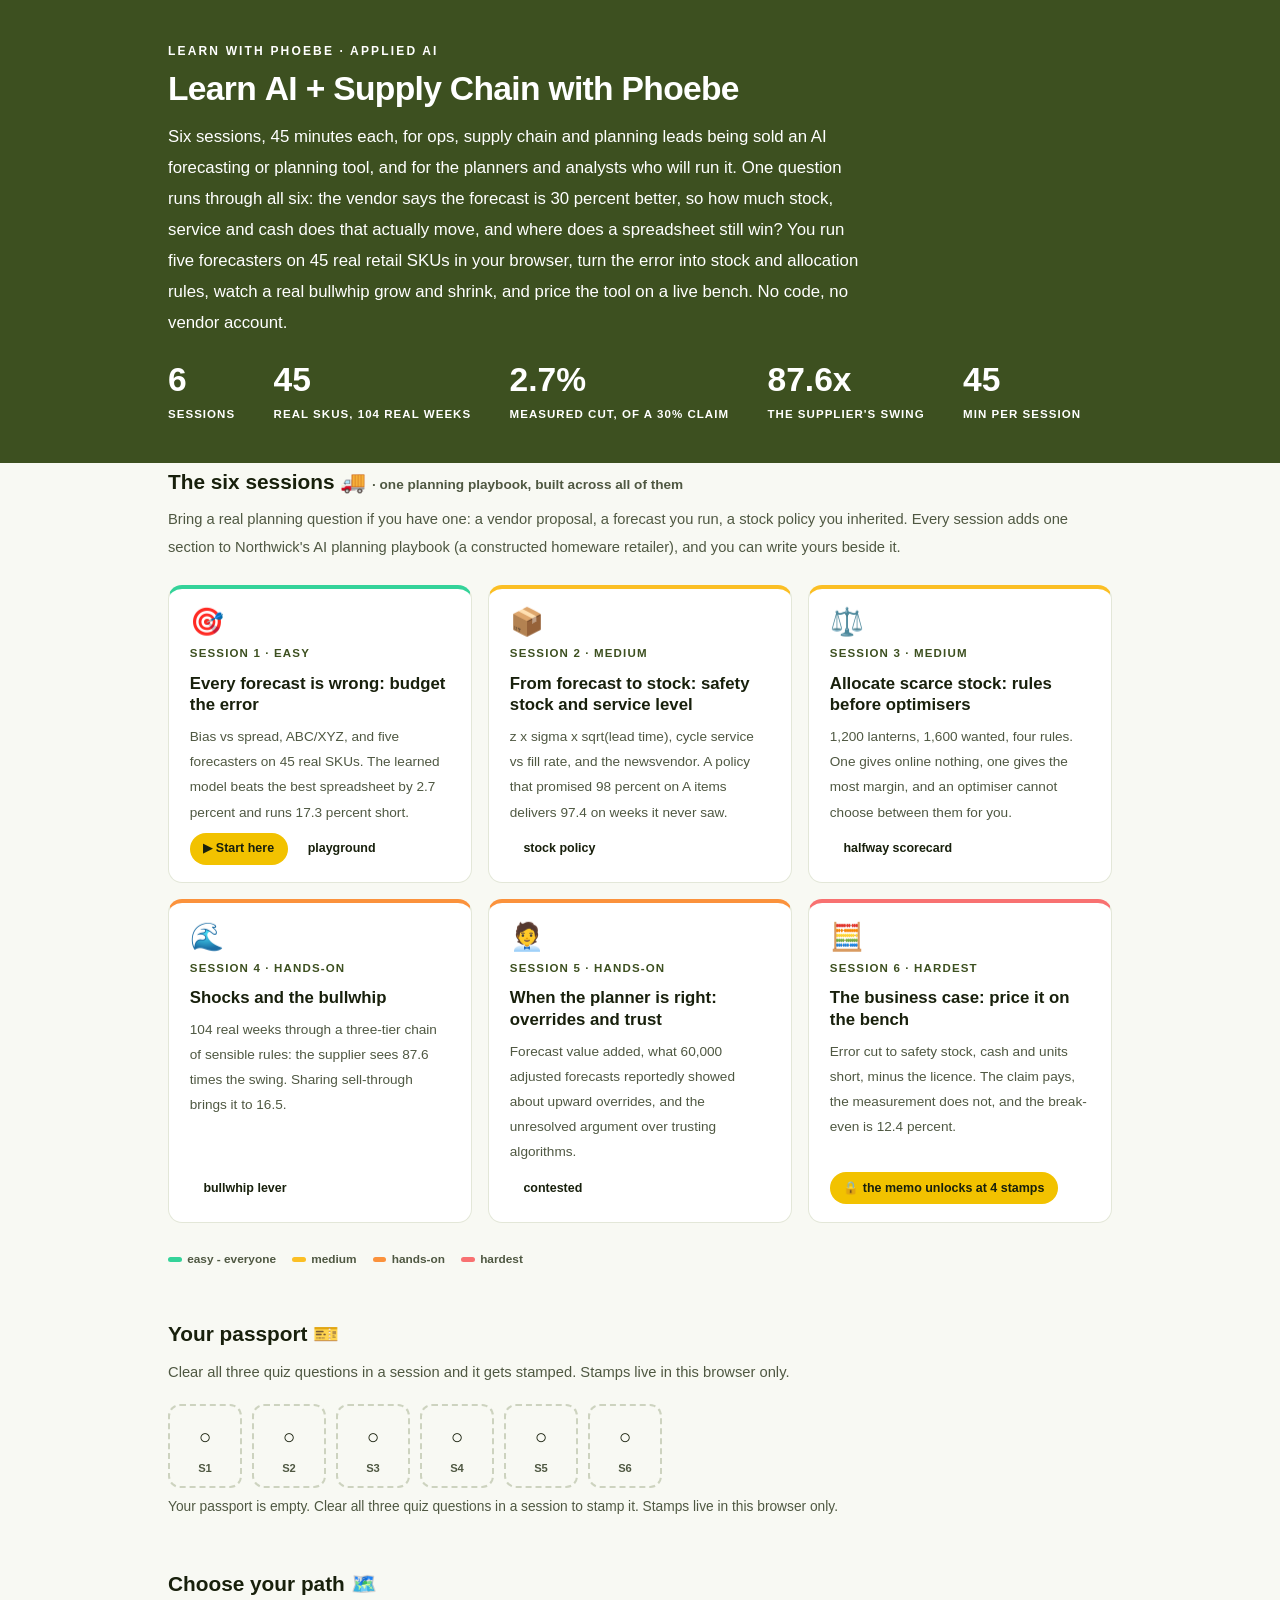
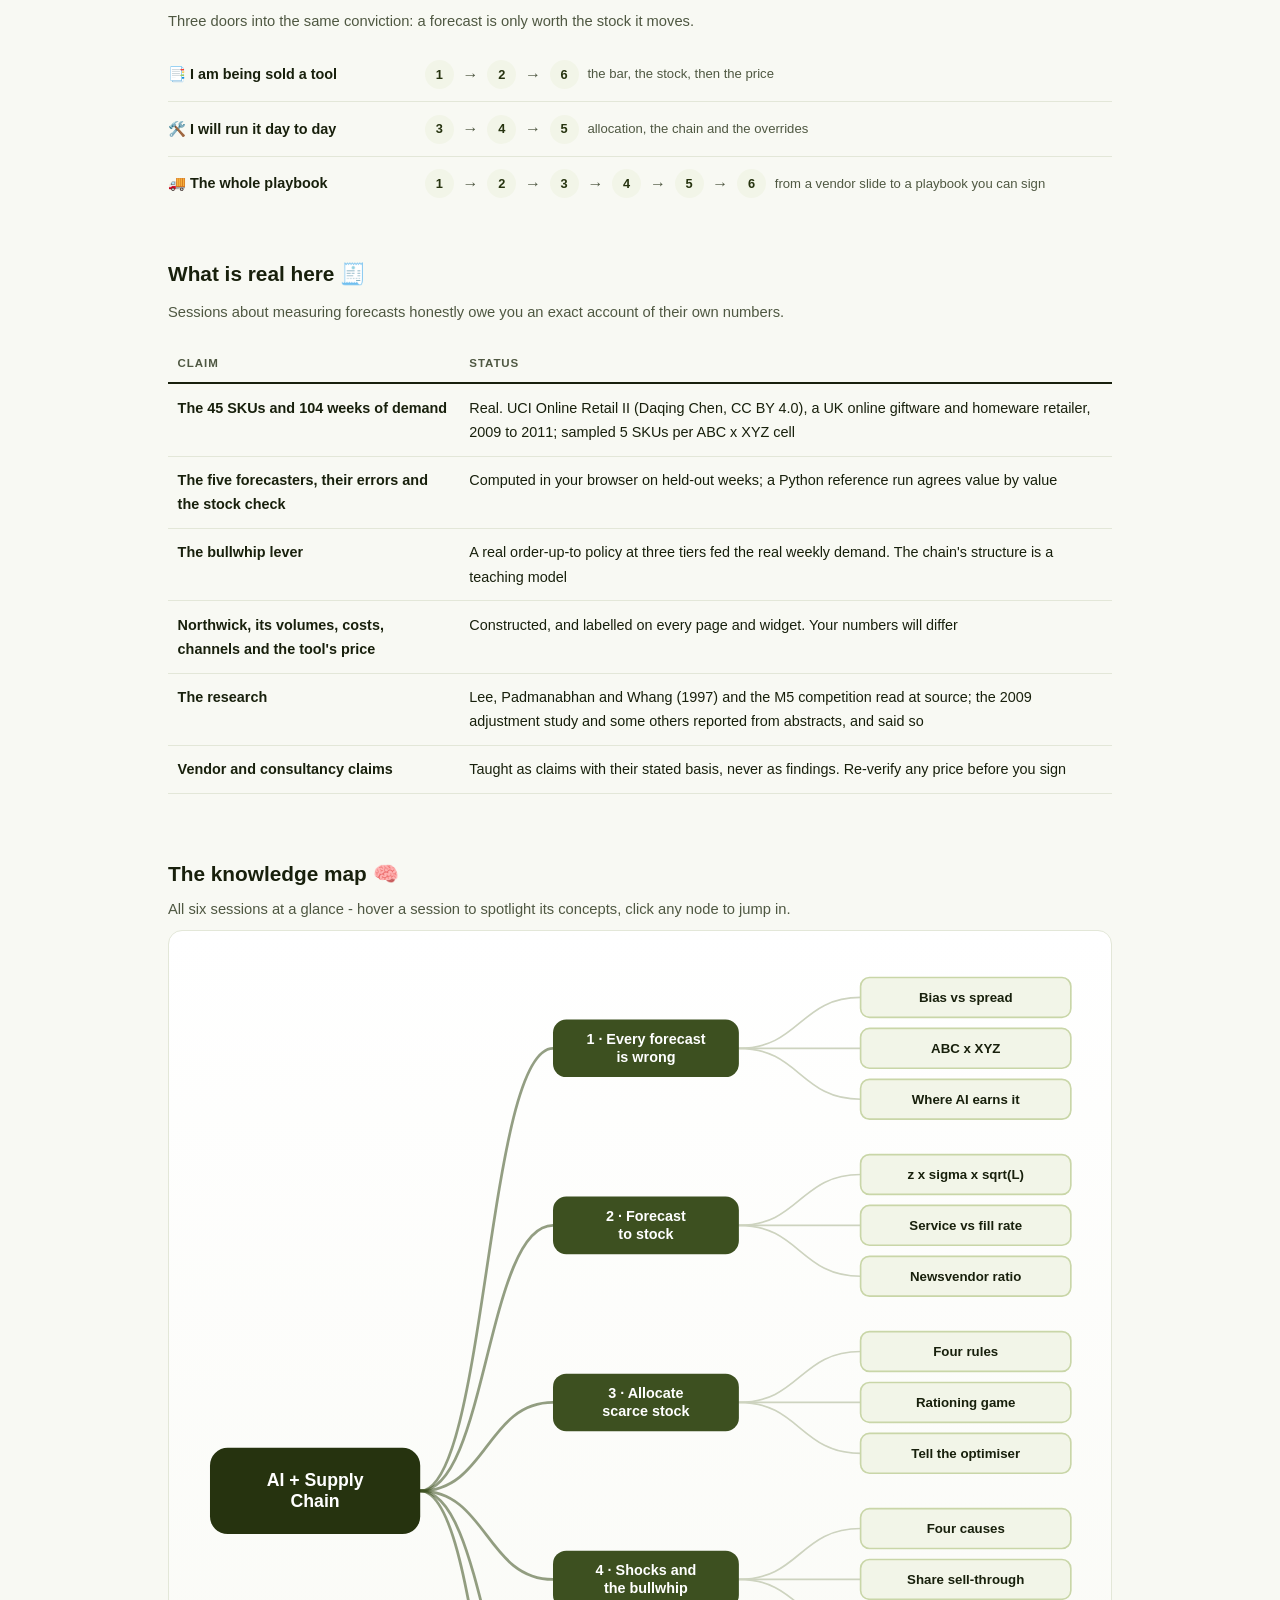
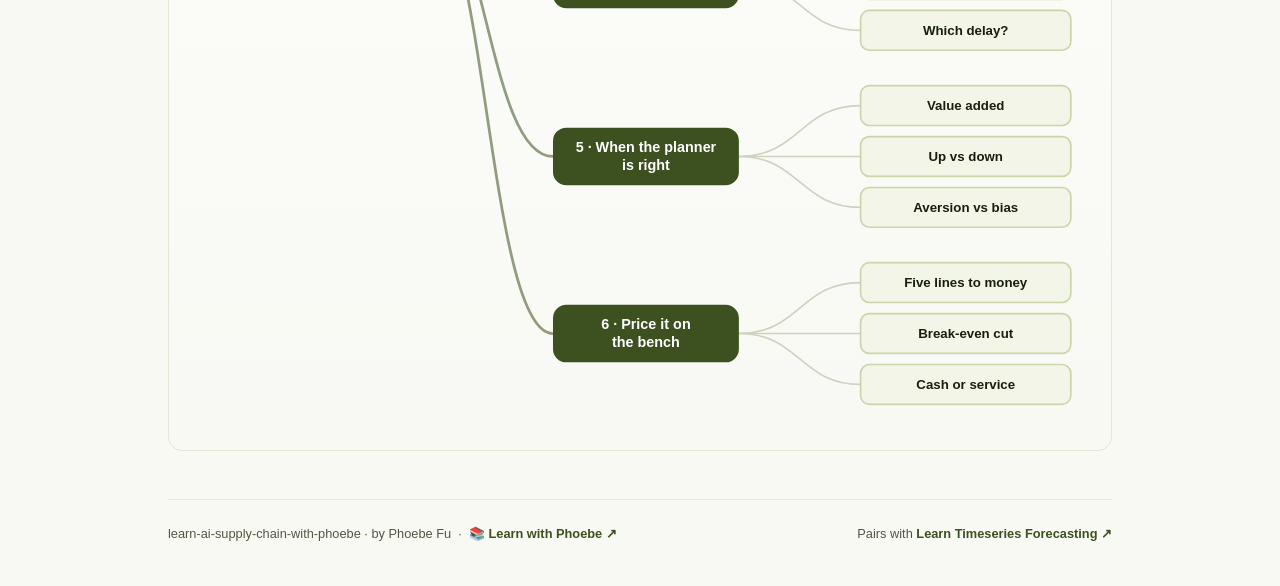
<file: index.html>
<!DOCTYPE html>
<html lang="en">
<head>
<meta charset="UTF-8">
<meta name="viewport" content="width=device-width, initial-scale=1.0">
<!-- social:start -->
<meta name="description" content="Six sessions on AI in supply chain planning for ops and planning leads and the planners who will run the tool. Every forecast is wrong; the question is what it costs. Run five forecasters on 45 real SKUs in your browser, turn the error into stock, allocation and override rules, calm a real bullwhip, and price an AI planning tool on one live bench. Free, by Phoebe Fu.">
<meta property="og:type" content="website">
<meta property="og:site_name" content="Learn with Phoebe">
<meta property="og:title" content="Learn AI + Supply Chain with Phoebe">
<meta property="og:description" content="Every forecast is wrong; the question is what it costs. Turn real demand error into stock, allocation and reroute rules, and price an AI planning tool on one live bench.">
<meta property="og:url" content="https://phoebefu6.github.io/learn-ai-supply-chain-with-phoebe/">
<meta property="og:image" content="https://phoebefu6.github.io/learn-ai-supply-chain-with-phoebe/assets/og-cover.png">
<meta name="twitter:card" content="summary_large_image">
<meta name="twitter:title" content="Learn AI + Supply Chain with Phoebe">
<meta name="twitter:description" content="The vendor says 30 percent better. On 45 real SKUs the measured cut was 2.7. Six sessions on what each number is worth.">
<meta name="twitter:image" content="https://phoebefu6.github.io/learn-ai-supply-chain-with-phoebe/assets/og-cover.png">
<!-- social:end -->
<title>Learn AI + Supply Chain with Phoebe</title>
<link rel="stylesheet" href="assets/style.css?v=1">
<style>

  .stats-row { display: flex; gap: 2.4rem; margin-top: 1.5rem; flex-wrap: wrap; }
  .stat b { display: block; font-size: 2.1rem; font-weight: 800; line-height: 1.05; font-variant-numeric: tabular-nums; }
  .stat span { font-size: .72rem; opacity: 1; text-transform: uppercase; letter-spacing: .09em; font-weight: 600; }

  .course-grid { display: grid; grid-template-columns: repeat(auto-fit, minmax(17rem, 1fr)); gap: 1rem; margin-top: 1.5rem; }
  .course-card {
    border: 1px solid var(--hairline);
    border-top: 4px solid var(--diff, var(--indigo));
    border-radius: var(--radius);
    padding: 1.2rem 1.3rem 1.1rem;
    display: flex;
    flex-direction: column;
    gap: .5rem;
    text-decoration: none;
    color: var(--ink);
    background: #fff;
    transition: box-shadow .15s ease, border-color .15s ease, transform .15s ease;
    position: relative;
  }
  .course-card:hover { border-color: var(--indigo-soft); border-top-color: var(--diff, var(--indigo)); box-shadow: 0 8px 28px rgba(61,80,32,.14); transform: translateY(-3px); }
  .course-card .cicon { font-size: 1.7rem; line-height: 1; }
  .course-card .cnum { font-size: .72rem; font-weight: 700; color: var(--indigo); text-transform: uppercase; letter-spacing: .1em; }
  .course-card h3 { font-size: 1.05rem; font-weight: 800; line-height: 1.3; }
  .course-card p { font-size: .85rem; color: var(--muted); flex: 1; }
  .course-card .meta { display: flex; gap: .4rem; flex-wrap: wrap; }

  .diff-legend { display: flex; gap: 1rem; margin-top: 1.6rem; font-size: .74rem; color: var(--muted); font-weight: 600; flex-wrap: wrap; }
  .diff-legend i { display: inline-block; width: .85rem; height: .35rem; border-radius: 999px; margin-right: .35rem; vertical-align: middle; }

  .paths { margin-top: 2.6rem; }
  .paths h2 { font-size: 1.3rem; font-weight: 800; margin-bottom: .3rem; }
  .paths .plede { color: var(--muted); font-size: .92rem; margin-bottom: .8rem; }
  .path { display: flex; gap: .55rem; align-items: center; padding: .75rem 0; border-bottom: .5px solid var(--hairline); flex-wrap: wrap; }
  .path:last-child { border-bottom: none; }
  .path b { min-width: 15.5rem; font-size: .9rem; }
  .path .pstep { background: var(--indigo-50); color: var(--indigo-deep); border-radius: 999px; padding: .16rem .68rem; font-weight: 700; font-size: .8rem; text-decoration: none; transition: all .12s ease; }
  .path .pstep:hover { background: var(--indigo); color: #fff; }
  .path .parr { color: var(--muted); font-weight: 700; }

  .mm-section { margin-top: 1.6rem; }
  .mm-section h2 { font-size: 1.3rem; font-weight: 800; margin-bottom: .2rem; }
  .mm-section .mm-lede { color: var(--muted); font-size: .92rem; margin-bottom: .4rem; }
  .mm-wrap { border: 1px solid var(--hairline); border-radius: var(--radius); background: linear-gradient(180deg,#fff,var(--paper)); padding: .6rem; overflow-x: auto; }
  .mm-svg { width: 100%; height: auto; display: block; max-width: 60rem; margin: 0 auto; min-width: 34rem; }
  .mm-link { cursor: pointer; text-decoration: none; }
  .mm-node rect { transition: opacity .15s ease, filter .15s ease; }
  .mm-node text { pointer-events: none; }
  .mm-link:hover .mm-node rect { filter: brightness(1.06); }
  .mm-edge { transition: opacity .15s ease; }

  .hero-art { margin: 1.8rem 0 0; border-radius: var(--radius); overflow: hidden; background: #fff; border: 1px solid rgba(255,255,255,.55); }
  .hero-art img { display: block; width: 100%; height: auto; }
  .hero-art figcaption { padding: 1rem 1.3rem; background: #fff; color: var(--ink); font-size: .86rem; line-height: 1.65; }
  .hero-art figcaption b { color: var(--indigo-deep); }
</style>
</head>
<body>

<header class="masthead">
  <div class="wrap">
    <div class="eyebrow">Learn with Phoebe · Applied AI</div>
    <h1>Learn AI + <span class="accent">Supply Chain</span> with Phoebe</h1>
    <p class="sub">Six sessions, 45 minutes each, for ops, supply chain and planning leads being sold an AI forecasting or planning tool, and for the planners and analysts who will run it. One question runs through all six: the vendor says the forecast is 30 percent better, so how much stock, service and cash does that actually move, and where does a spreadsheet still win? You run five forecasters on 45 real retail SKUs in your browser, turn the error into stock and allocation rules, watch a real bullwhip grow and shrink, and price the tool on a live bench. No code, no vendor account.</p>
    <div class="stats-row">
      <div class="stat"><b data-count="6">6</b><span>sessions</span></div>
      <div class="stat"><b data-count="45">45</b><span>real SKUs, 104 real weeks</span></div>
      <div class="stat"><b>2.7%</b><span>measured cut, of a 30% claim</span></div>
      <div class="stat"><b>87.6x</b><span>the supplier's swing</span></div>
      <div class="stat"><b data-count="45">45</b><span>min per session</span></div>
    </div>
  </div>
</header>

<main class="wrap">

  <section class="section">
    <div class="paths" style="margin-top:0">
      <h2>The six sessions 🚚 <span style="font-size:.85rem;font-weight:600;color:var(--muted)">· one planning playbook, built across all of them</span></h2>
      <p class="plede">Bring a real planning question if you have one: a vendor proposal, a forecast you run, a stock policy you inherited. Every session adds one section to Northwick's AI planning playbook (a constructed homeware retailer), and you can write yours beside it.</p>
    </div>

    <div class="course-grid">
      <a class="course-card" href="courses/01-every-forecast-is-wrong.html" style="--diff:#34D399">
        <span class="cicon">🎯</span>
        <span class="cnum">Session 1 · easy</span>
        <h3>Every forecast is wrong: budget the error</h3>
        <p>Bias vs spread, ABC/XYZ, and five forecasters on 45 real SKUs. The learned model beats the best spreadsheet by 2.7 percent and runs 17.3 percent short.</p>
        <span class="meta"><span class="pill amber">▶ Start here</span> <span class="pill">playground</span></span>
      </a>
      <a class="course-card" href="courses/02-from-forecast-to-stock.html" style="--diff:#FBBF24">
        <span class="cicon">📦</span>
        <span class="cnum">Session 2 · medium</span>
        <h3>From forecast to stock: safety stock and service level</h3>
        <p>z x sigma x sqrt(lead time), cycle service vs fill rate, and the newsvendor. A policy that promised 98 percent on A items delivers 97.4 on weeks it never saw.</p>
        <span class="meta"><span class="pill">stock policy</span></span>
      </a>
      <a class="course-card" href="courses/03-allocate-scarce-stock.html" style="--diff:#FBBF24">
        <span class="cicon">⚖️</span>
        <span class="cnum">Session 3 · medium</span>
        <h3>Allocate scarce stock: rules before optimisers</h3>
        <p>1,200 lanterns, 1,600 wanted, four rules. One gives online nothing, one gives the most margin, and an optimiser cannot choose between them for you.</p>
        <span class="meta"><span class="pill">halfway scorecard</span></span>
      </a>
      <a class="course-card" href="courses/04-shocks-and-the-bullwhip.html" style="--diff:#FB923C">
        <span class="cicon">🌊</span>
        <span class="cnum">Session 4 · hands-on</span>
        <h3>Shocks and the bullwhip</h3>
        <p>104 real weeks through a three-tier chain of sensible rules: the supplier sees 87.6 times the swing. Sharing sell-through brings it to 16.5.</p>
        <span class="meta"><span class="pill">bullwhip lever</span></span>
      </a>
      <a class="course-card" href="courses/05-when-the-planner-is-right.html" style="--diff:#FB923C">
        <span class="cicon">🧑‍💼</span>
        <span class="cnum">Session 5 · hands-on</span>
        <h3>When the planner is right: overrides and trust</h3>
        <p>Forecast value added, what 60,000 adjusted forecasts reportedly showed about upward overrides, and the unresolved argument over trusting algorithms.</p>
        <span class="meta"><span class="pill">contested</span></span>
      </a>
      <a class="course-card" href="courses/06-price-it-on-the-bench.html" style="--diff:#F87171">
        <span class="cicon">🧮</span>
        <span class="cnum">Session 6 · hardest</span>
        <h3>The business case: price it on the bench</h3>
        <p>Error cut to safety stock, cash and units short, minus the licence. The claim pays, the measurement does not, and the break-even is 12.4 percent.</p>
        <span class="meta"><span class="pill amber">🔒 the memo unlocks at 4 stamps</span></span>
      </a>
    </div>

    <div class="diff-legend">
      <span><i style="background:#34D399"></i>easy - everyone</span>
      <span><i style="background:#FBBF24"></i>medium</span>
      <span><i style="background:#FB923C"></i>hands-on</span>
      <span><i style="background:#F87171"></i>hardest</span>
    </div>
  </section>

  <section class="section">
    <div class="paths" style="margin-top:0">
      <h2>Your passport 🎫</h2>
      <p class="plede">Clear all three quiz questions in a session and it gets stamped. Stamps live in this browser only.</p>
    </div>
    <div class="pp-strip"></div>
  </section>

  <section class="section">
    <div class="paths">
      <h2>Choose your path 🗺️</h2>
      <p class="plede">Three doors into the same conviction: a forecast is only worth the stock it moves.</p>
      <div class="path"><b>📑 I am being sold a tool</b>
        <a class="pstep" href="courses/01-every-forecast-is-wrong.html">1</a><span class="parr">→</span>
        <a class="pstep" href="courses/02-from-forecast-to-stock.html">2</a><span class="parr">→</span>
        <a class="pstep" href="courses/06-price-it-on-the-bench.html">6</a>
        <span style="font-size:.82rem;color:var(--muted)">the bar, the stock, then the price</span>
      </div>
      <div class="path"><b>🛠️ I will run it day to day</b>
        <a class="pstep" href="courses/03-allocate-scarce-stock.html">3</a><span class="parr">→</span>
        <a class="pstep" href="courses/04-shocks-and-the-bullwhip.html">4</a><span class="parr">→</span>
        <a class="pstep" href="courses/05-when-the-planner-is-right.html">5</a>
        <span style="font-size:.82rem;color:var(--muted)">allocation, the chain and the overrides</span>
      </div>
      <div class="path"><b>🚚 The whole playbook</b>
        <a class="pstep" href="courses/01-every-forecast-is-wrong.html">1</a><span class="parr">→</span>
        <a class="pstep" href="courses/02-from-forecast-to-stock.html">2</a><span class="parr">→</span>
        <a class="pstep" href="courses/03-allocate-scarce-stock.html">3</a><span class="parr">→</span>
        <a class="pstep" href="courses/04-shocks-and-the-bullwhip.html">4</a><span class="parr">→</span>
        <a class="pstep" href="courses/05-when-the-planner-is-right.html">5</a><span class="parr">→</span>
        <a class="pstep" href="courses/06-price-it-on-the-bench.html">6</a>
        <span style="font-size:.82rem;color:var(--muted)">from a vendor slide to a playbook you can sign</span>
      </div>
    </div>
  </section>

  <section class="section">
    <div class="paths" style="margin-top:0">
      <h2>What is real here 🧾</h2>
      <p class="plede">Sessions about measuring forecasts honestly owe you an exact account of their own numbers.</p>
    </div>
    <table class="clean">
      <tr><th>Claim</th><th>Status</th></tr>
      <tr><td>The 45 SKUs and 104 weeks of demand</td><td>Real. UCI Online Retail II (Daqing Chen, CC BY 4.0), a UK online giftware and homeware retailer, 2009 to 2011; sampled 5 SKUs per ABC x XYZ cell</td></tr>
      <tr><td>The five forecasters, their errors and the stock check</td><td>Computed in your browser on held-out weeks; a Python reference run agrees value by value</td></tr>
      <tr><td>The bullwhip lever</td><td>A real order-up-to policy at three tiers fed the real weekly demand. The chain's structure is a teaching model</td></tr>
      <tr><td>Northwick, its volumes, costs, channels and the tool's price</td><td>Constructed, and labelled on every page and widget. Your numbers will differ</td></tr>
      <tr><td>The research</td><td>Lee, Padmanabhan and Whang (1997) and the M5 competition read at source; the 2009 adjustment study and some others reported from abstracts, and said so</td></tr>
      <tr><td>Vendor and consultancy claims</td><td>Taught as claims with their stated basis, never as findings. Re-verify any price before you sign</td></tr>
    </table>
  </section>

  <section class="section mm-section">
    <h2>The knowledge map 🧠</h2>
    <p class="mm-lede">All six sessions at a glance - hover a session to spotlight its concepts, click any node to jump in.</p>
    <div class="mm-wrap"><div id="mindmap"></div></div>
  </section>

  <footer class="pagefoot">
    <span>learn-ai-supply-chain-with-phoebe · by Phoebe Fu &nbsp;·&nbsp; 📚 <a href="https://phoebefu6.github.io/learn-with-phoebe/">Learn with Phoebe ↗</a></span>
    <span>Pairs with <a href="https://phoebefu6.github.io/learn-timeseries-forecasting-with-phoebe/">Learn Timeseries Forecasting ↗</a></span>
  </footer>

</main>

<script>
window.MINDMAP_DATA = {
  "title": "AI + Supply\nChain",
  "centerColor": "#26330F",
  "sessions": [
    {
      "label": "Every forecast\nis wrong",
      "href": "courses/01-every-forecast-is-wrong.html",
      "color": "#34D399",
      "concepts": [
        {
          "label": "Bias vs spread",
          "href": "courses/01-every-forecast-is-wrong.html"
        },
        {
          "label": "ABC x XYZ",
          "href": "courses/01-every-forecast-is-wrong.html"
        },
        {
          "label": "Where AI earns it",
          "href": "courses/01-every-forecast-is-wrong.html"
        }
      ]
    },
    {
      "label": "Forecast\nto stock",
      "href": "courses/02-from-forecast-to-stock.html",
      "color": "#FBBF24",
      "concepts": [
        {
          "label": "z x sigma x sqrt(L)",
          "href": "courses/02-from-forecast-to-stock.html"
        },
        {
          "label": "Service vs fill rate",
          "href": "courses/02-from-forecast-to-stock.html"
        },
        {
          "label": "Newsvendor ratio",
          "href": "courses/02-from-forecast-to-stock.html"
        }
      ]
    },
    {
      "label": "Allocate\nscarce stock",
      "href": "courses/03-allocate-scarce-stock.html",
      "color": "#FBBF24",
      "concepts": [
        {
          "label": "Four rules",
          "href": "courses/03-allocate-scarce-stock.html"
        },
        {
          "label": "Rationing game",
          "href": "courses/03-allocate-scarce-stock.html"
        },
        {
          "label": "Tell the optimiser",
          "href": "courses/03-allocate-scarce-stock.html"
        }
      ]
    },
    {
      "label": "Shocks and\nthe bullwhip",
      "href": "courses/04-shocks-and-the-bullwhip.html",
      "color": "#FB923C",
      "concepts": [
        {
          "label": "Four causes",
          "href": "courses/04-shocks-and-the-bullwhip.html"
        },
        {
          "label": "Share sell-through",
          "href": "courses/04-shocks-and-the-bullwhip.html"
        },
        {
          "label": "Which delay?",
          "href": "courses/04-shocks-and-the-bullwhip.html"
        }
      ]
    },
    {
      "label": "When the planner\nis right",
      "href": "courses/05-when-the-planner-is-right.html",
      "color": "#FB923C",
      "concepts": [
        {
          "label": "Value added",
          "href": "courses/05-when-the-planner-is-right.html"
        },
        {
          "label": "Up vs down",
          "href": "courses/05-when-the-planner-is-right.html"
        },
        {
          "label": "Aversion vs bias",
          "href": "courses/05-when-the-planner-is-right.html"
        }
      ]
    },
    {
      "label": "Price it on\nthe bench",
      "href": "courses/06-price-it-on-the-bench.html",
      "color": "#F87171",
      "concepts": [
        {
          "label": "Five lines to money",
          "href": "courses/06-price-it-on-the-bench.html"
        },
        {
          "label": "Break-even cut",
          "href": "courses/06-price-it-on-the-bench.html"
        },
        {
          "label": "Cash or service",
          "href": "courses/06-price-it-on-the-bench.html"
        }
      ]
    }
  ]
};
</script>
<script src="assets/mindmap.js?v=1"></script>
<script src="assets/app.js?v=2"></script>
</body>
</html>
</file>
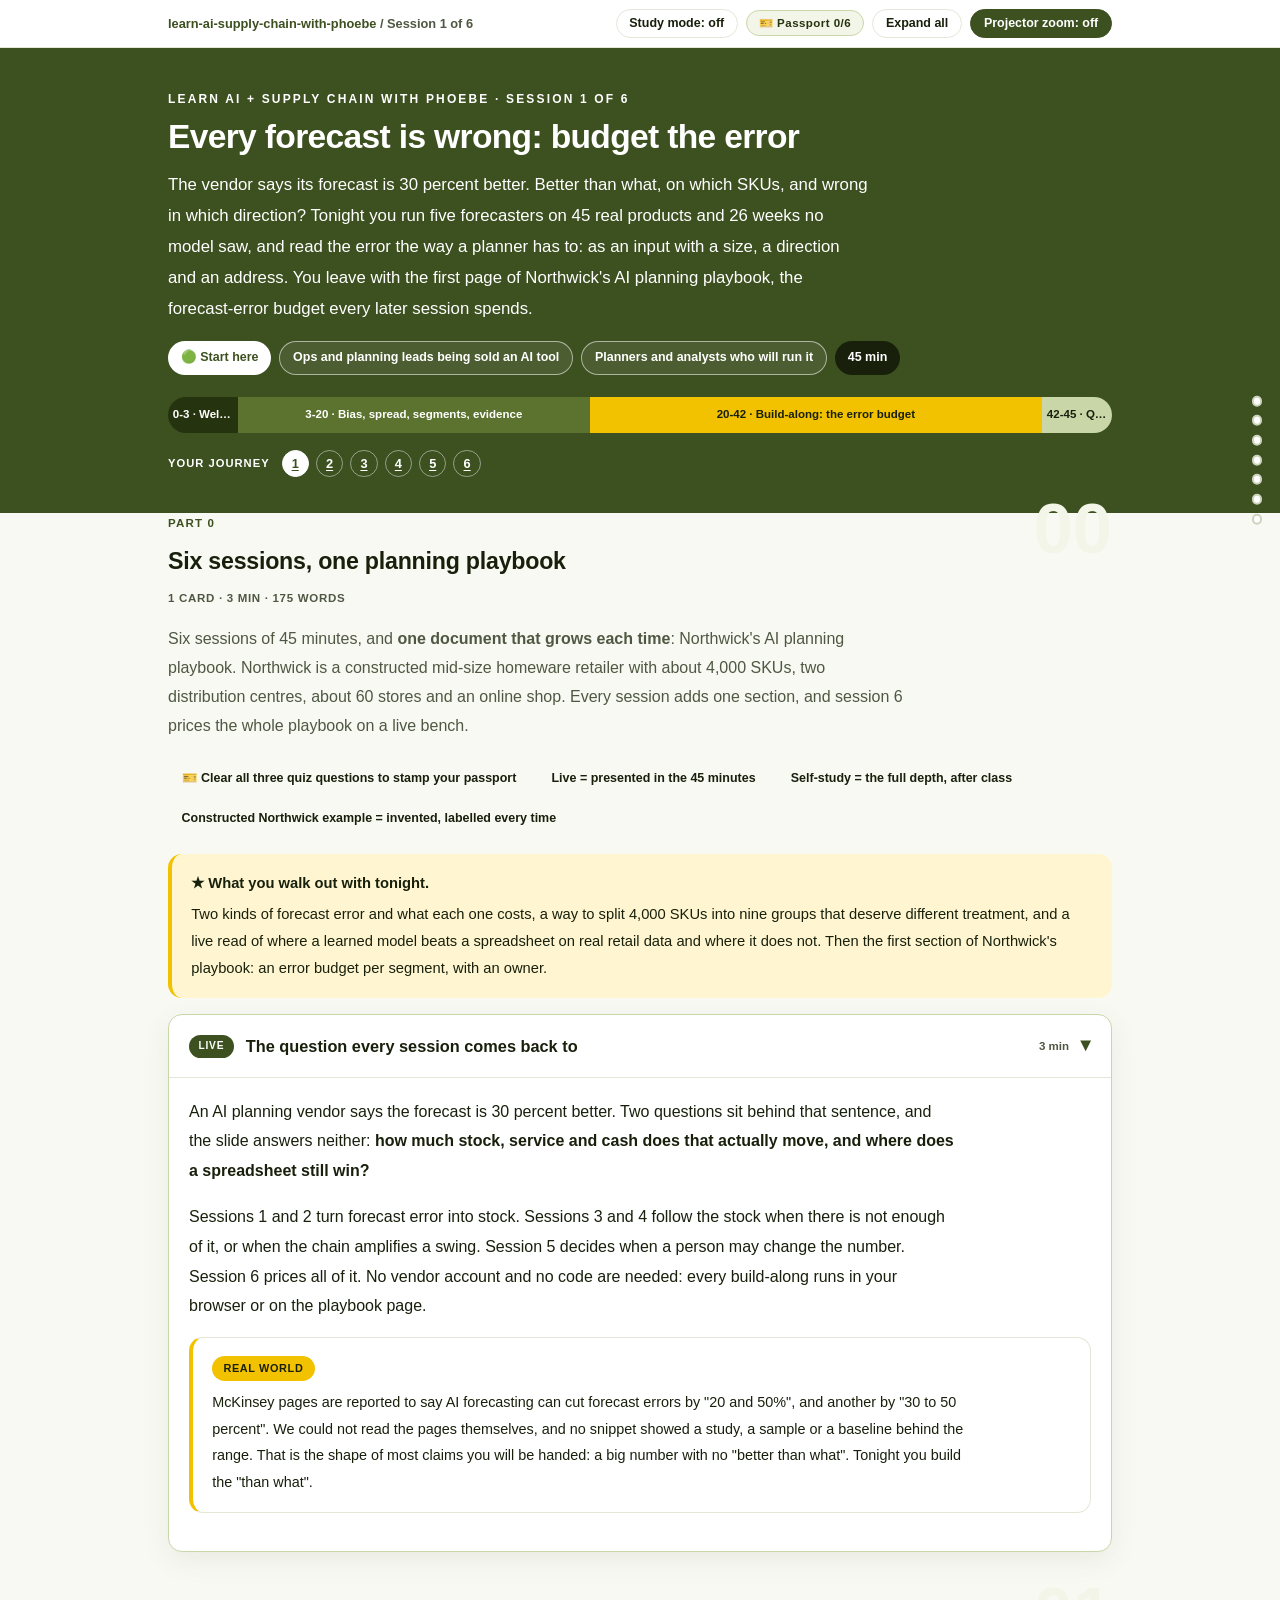
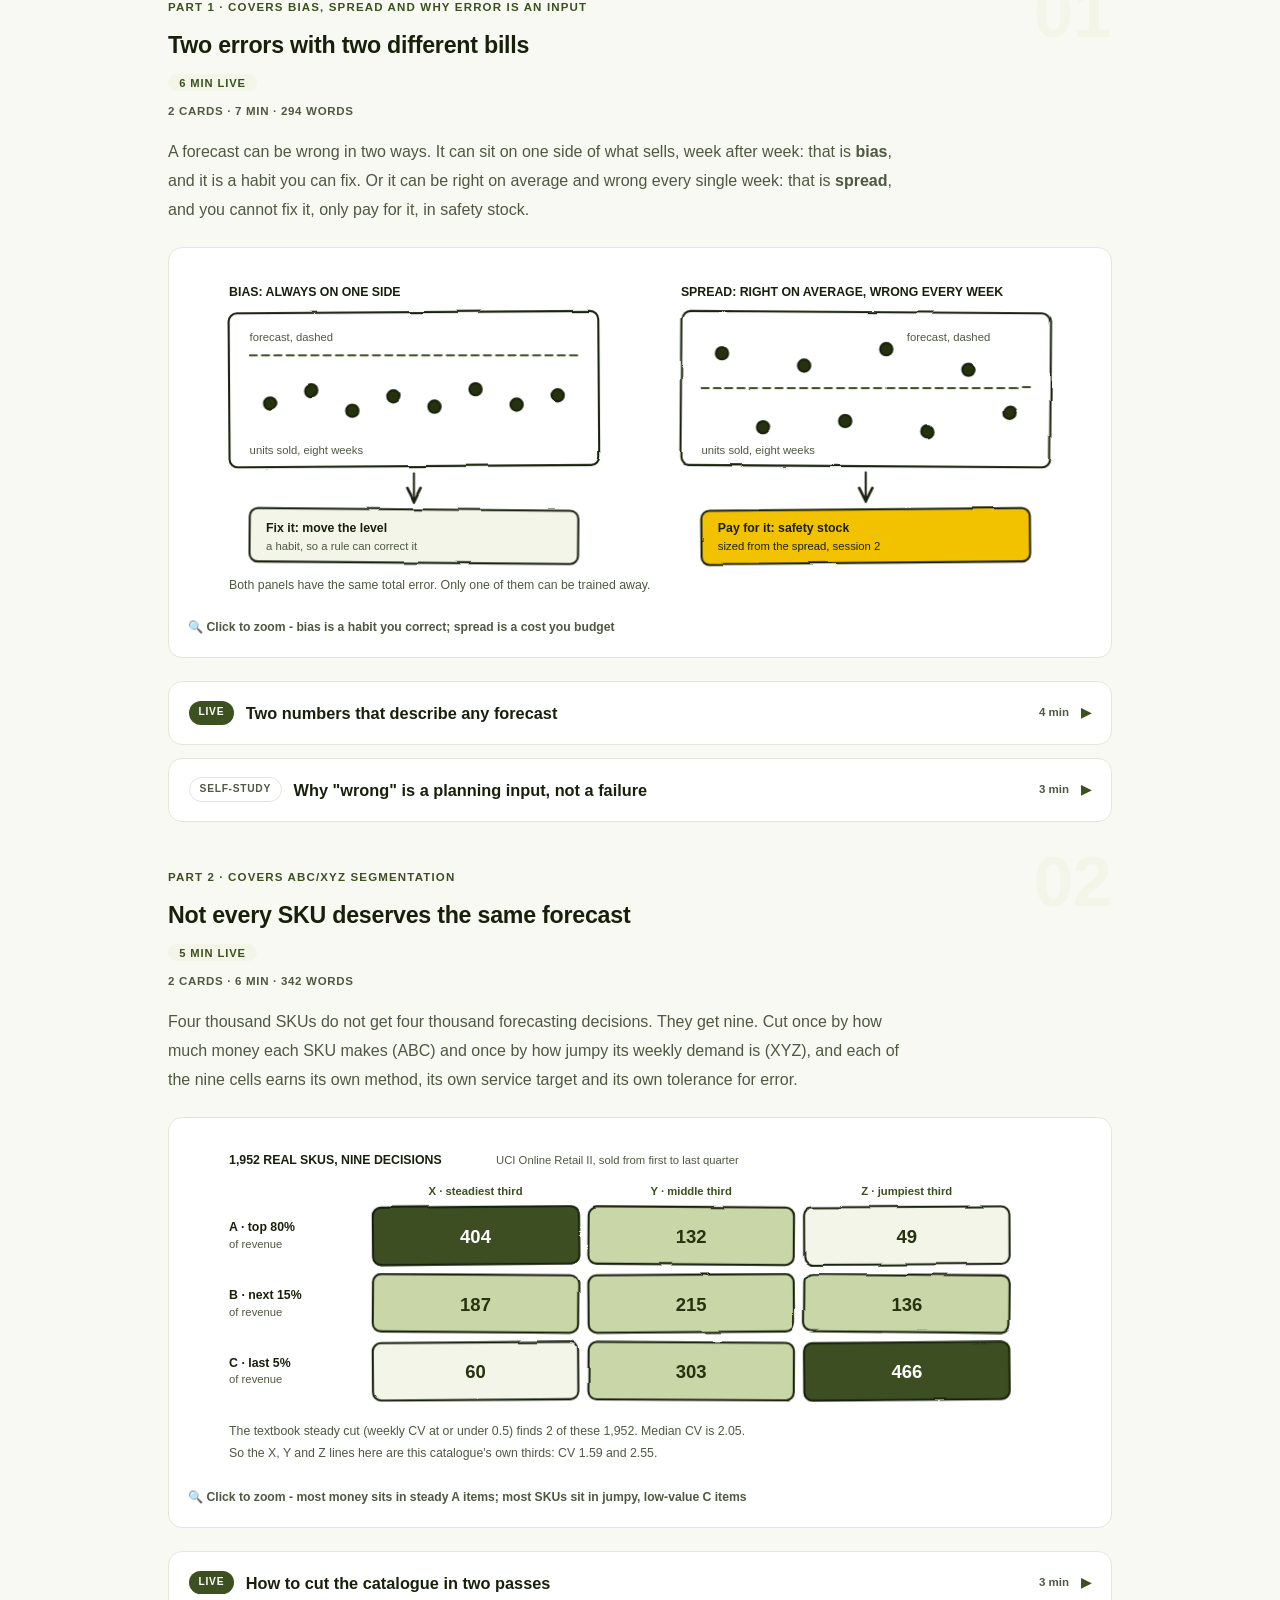
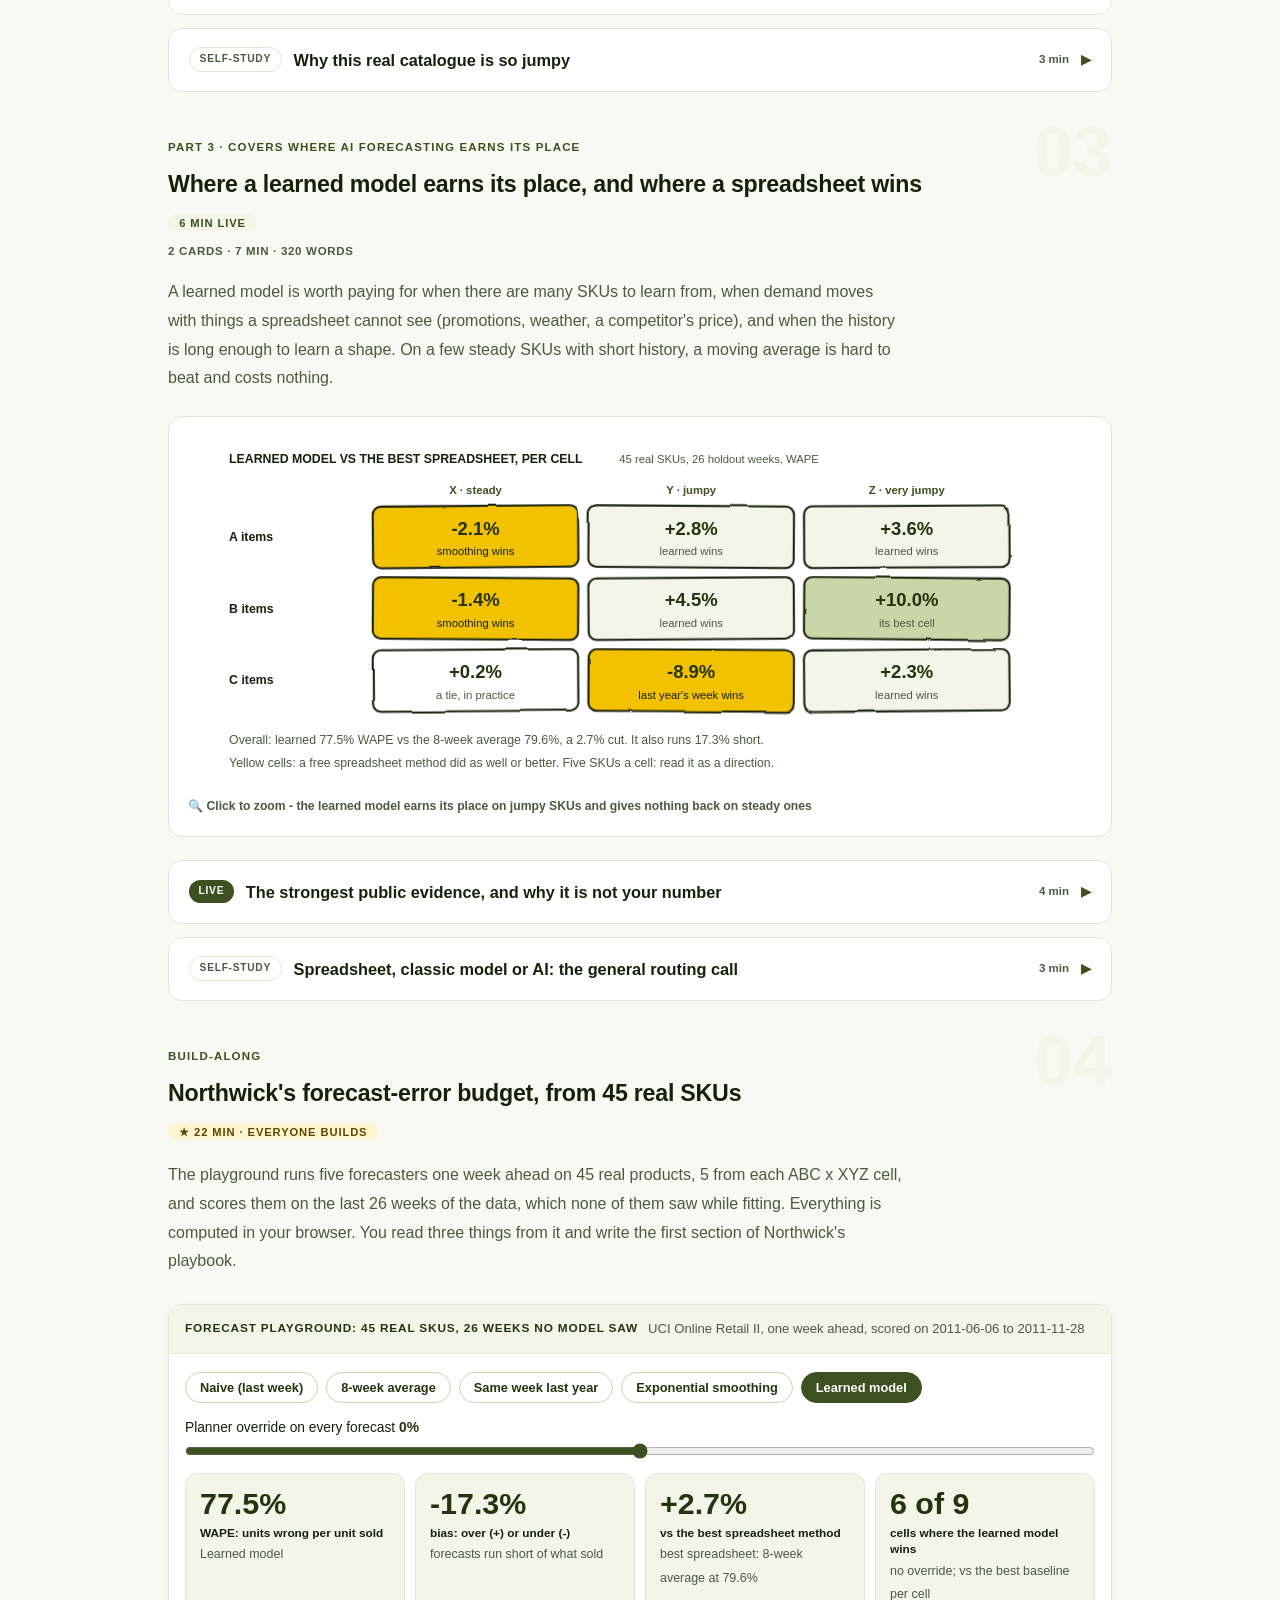
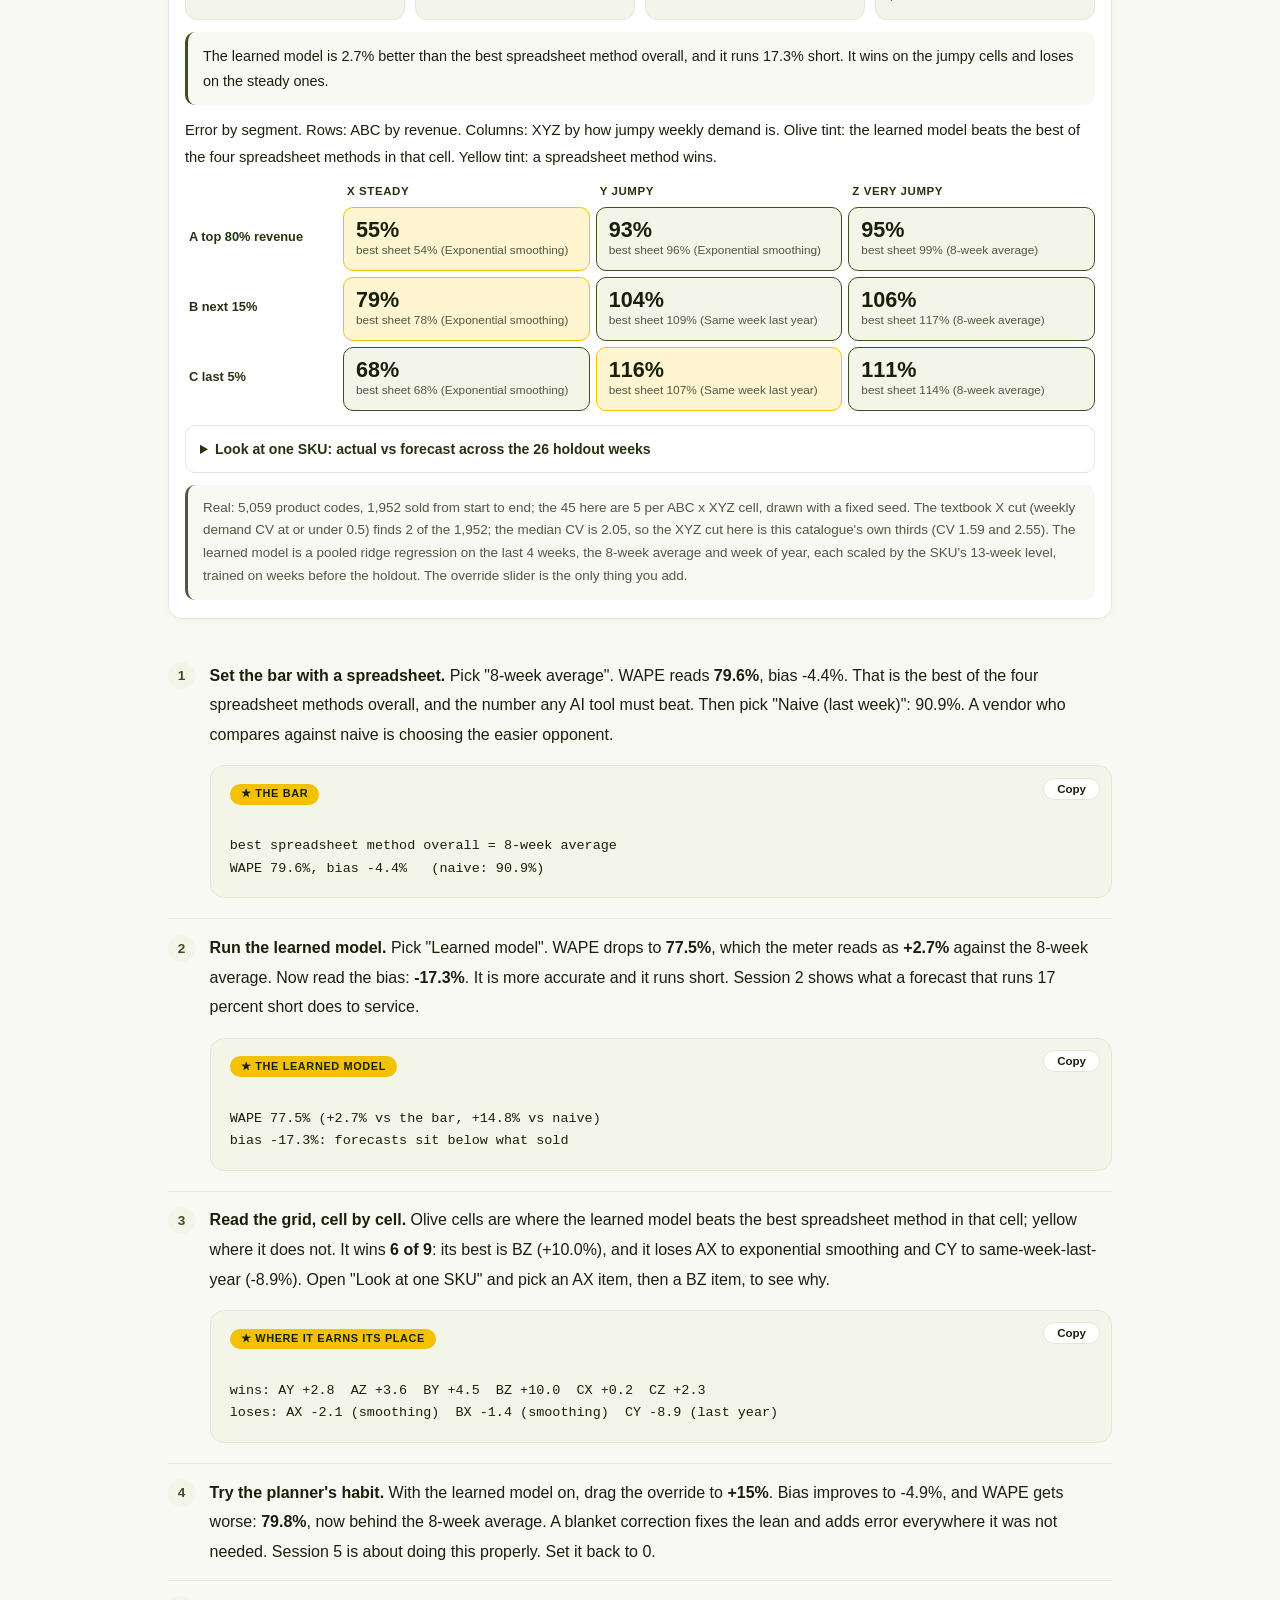
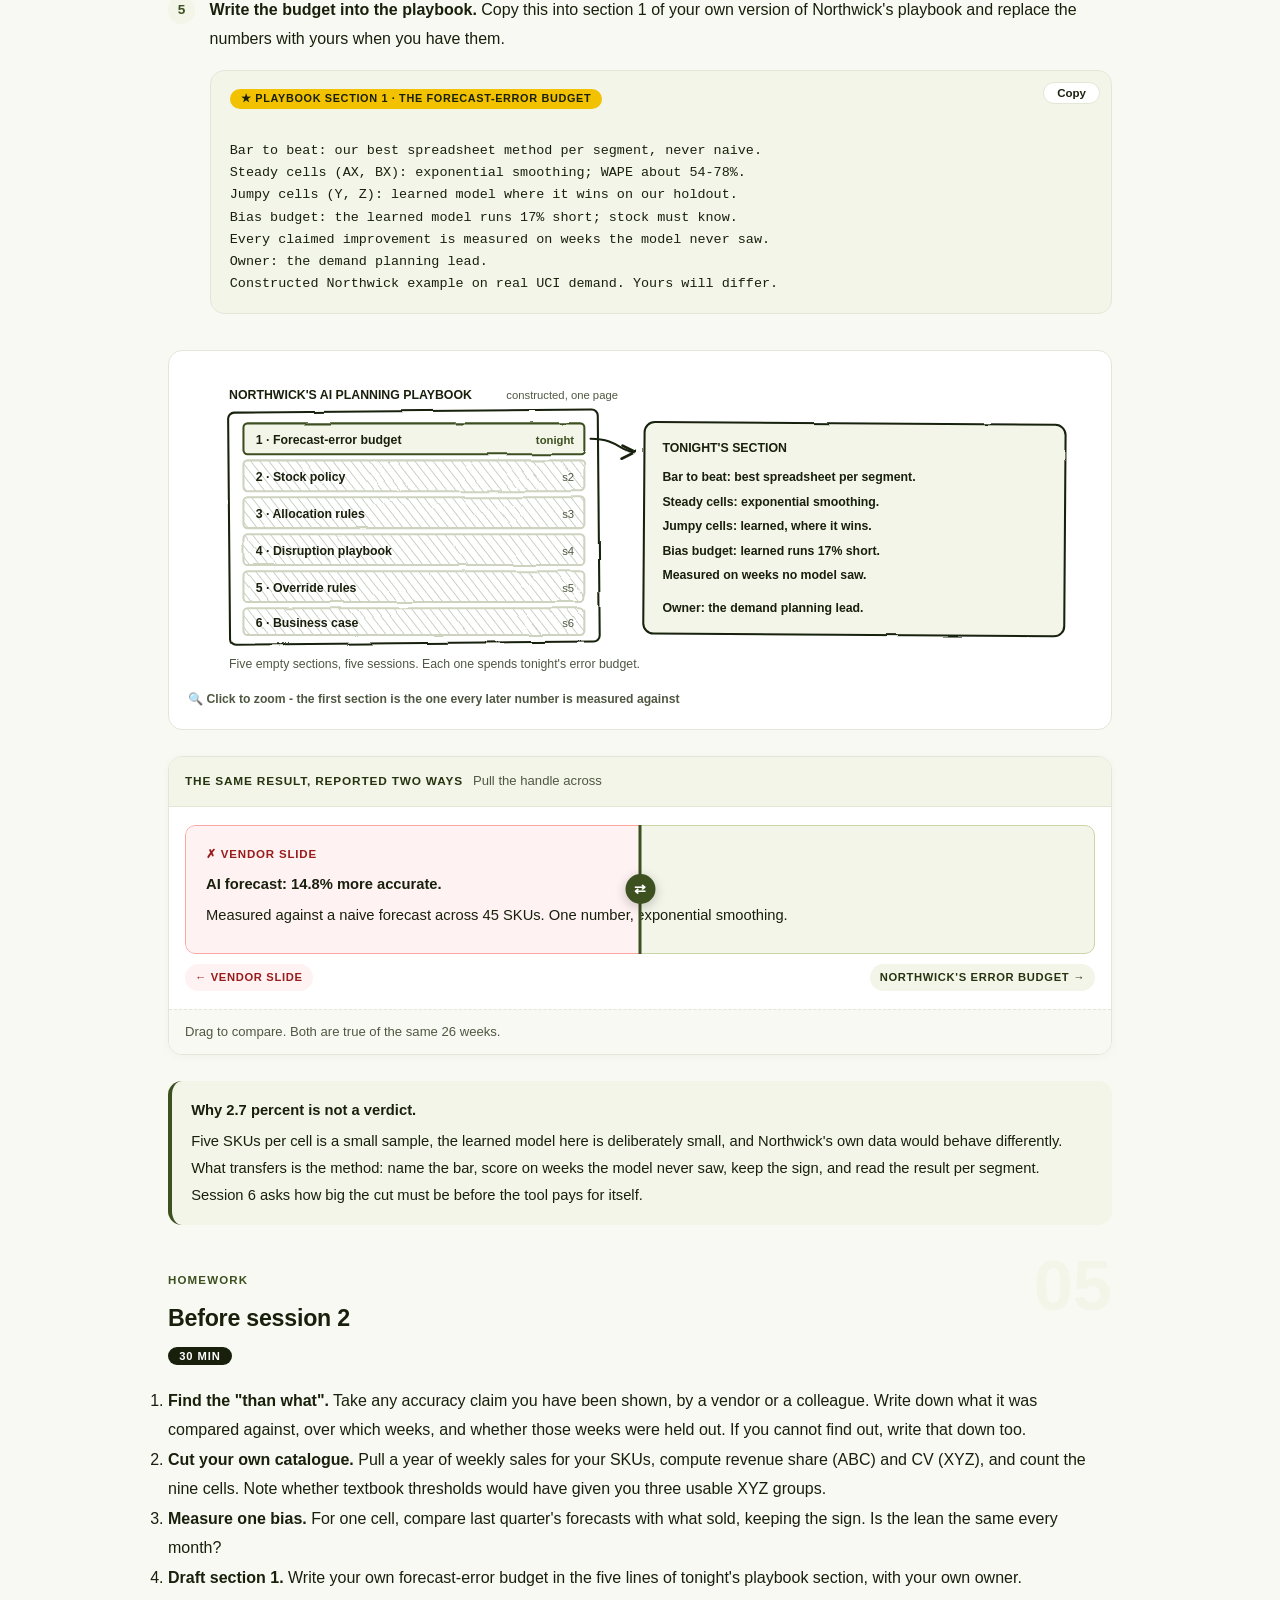
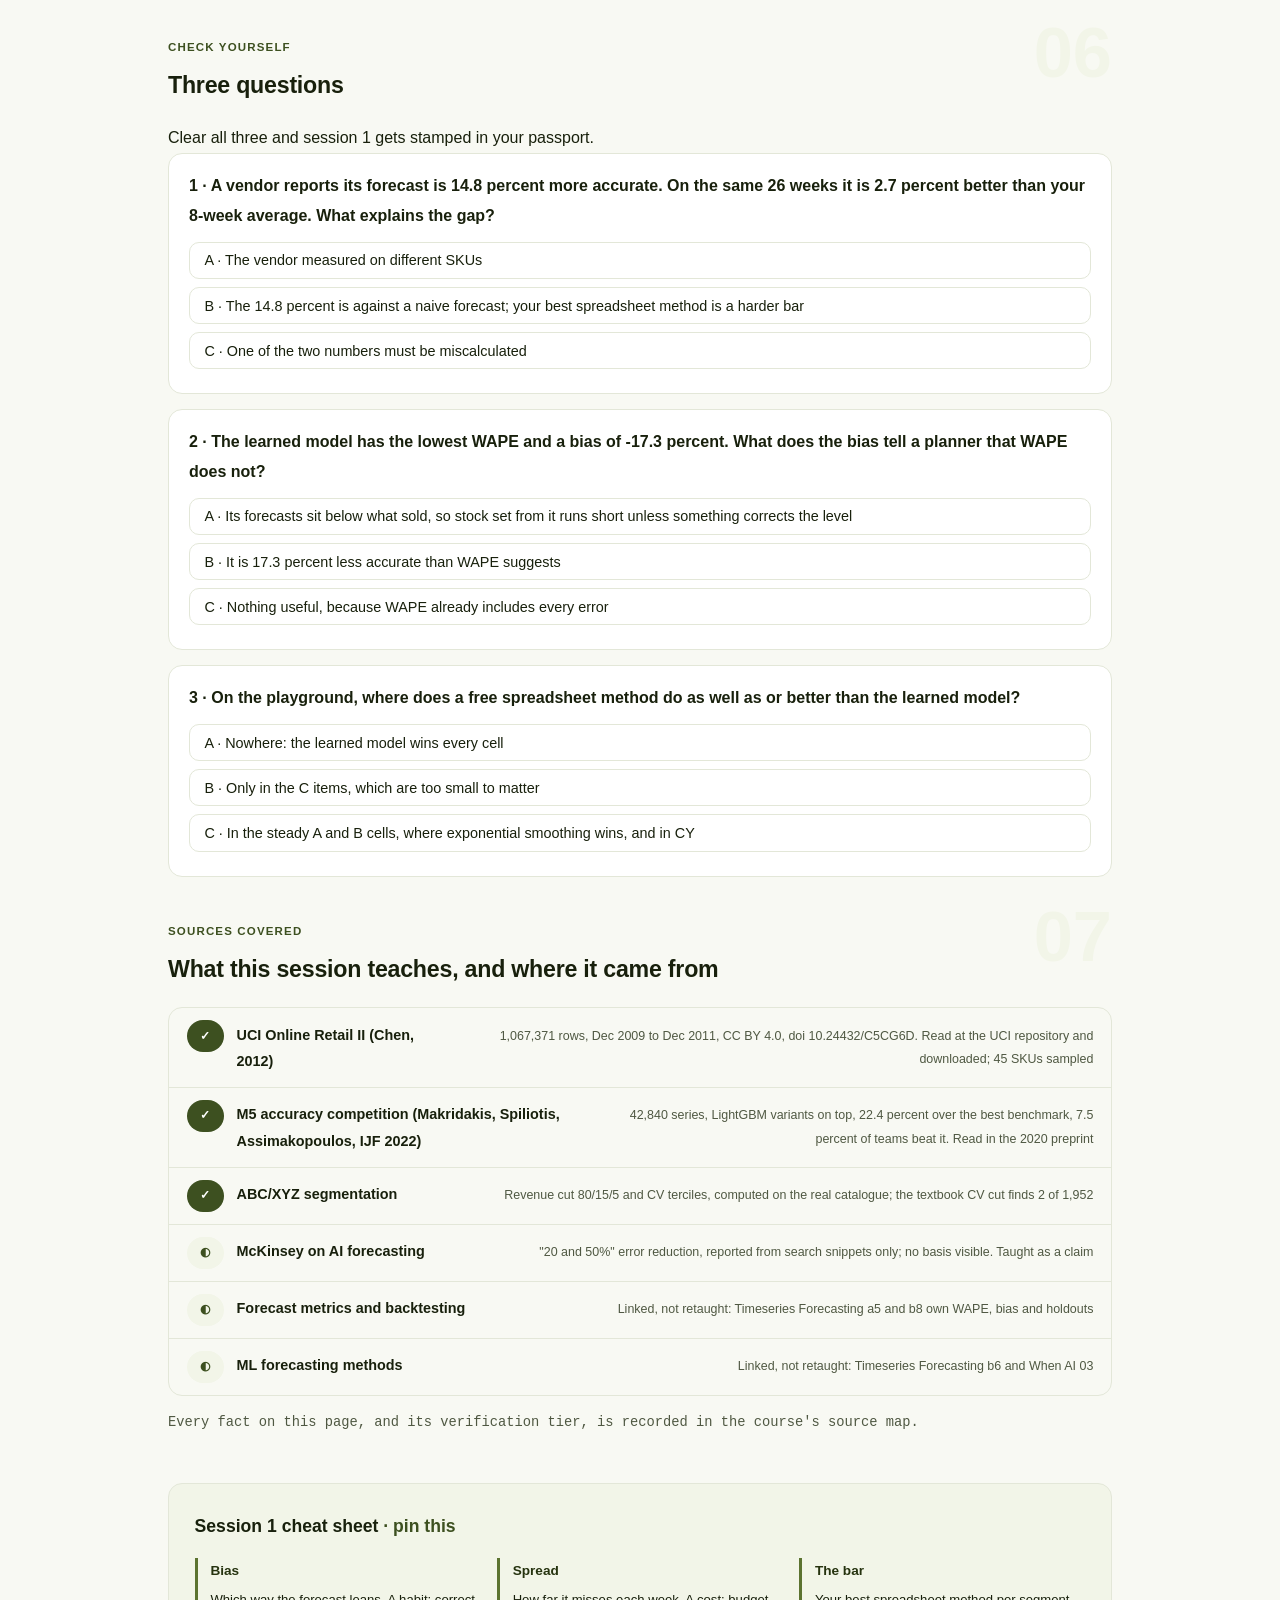
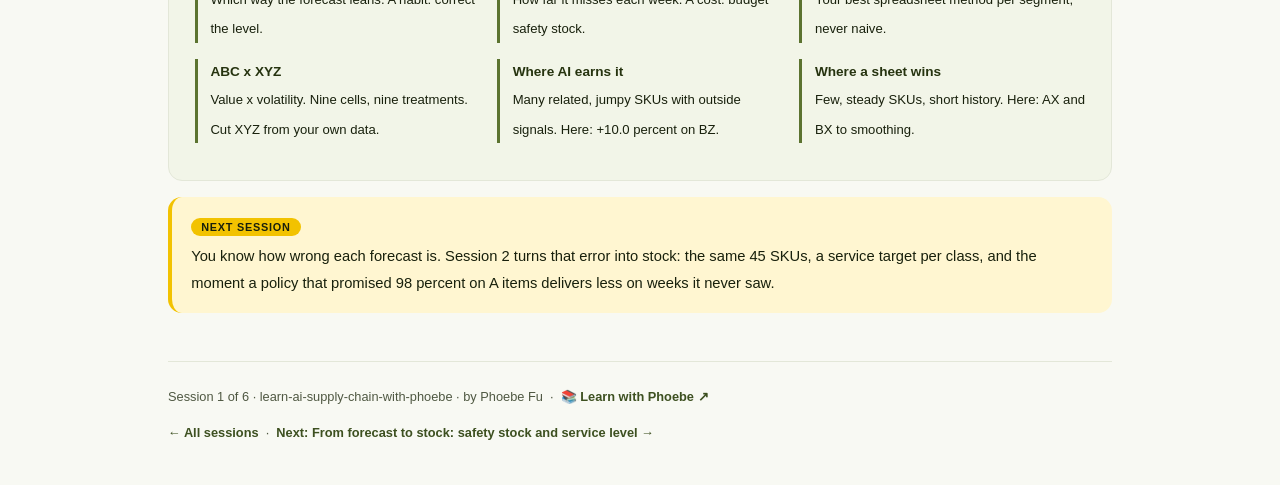
<file: courses/01-every-forecast-is-wrong.html>
<!DOCTYPE html>
<html lang="en">
<head>
<meta charset="UTF-8">
<meta name="viewport" content="width=device-width, initial-scale=1.0">
<!-- social:start -->
<meta name="description" content="Session 1 of 6. Forecast error as a planning input, not a failure: bias vs spread, ABC/XYZ segments, and where a learned model earns its place against a spreadsheet, run live on 45 real SKUs.">
<meta property="og:type" content="article">
<meta property="og:site_name" content="Learn with Phoebe">
<meta property="og:title" content="Every forecast is wrong: budget the error - learn ai supply chain with phoebe">
<meta property="og:description" content="Session 1 of 6. On 45 real SKUs the learned model beat the best spreadsheet method by 2.7 percent, and ran 17.3 percent short.">
<meta property="og:url" content="https://phoebefu6.github.io/learn-ai-supply-chain-with-phoebe/courses/01-every-forecast-is-wrong.html">
<meta property="og:image" content="https://phoebefu6.github.io/learn-ai-supply-chain-with-phoebe/assets/og-cover.png">
<meta property="og:image:width" content="1200">
<meta property="og:image:height" content="630">
<meta name="twitter:card" content="summary_large_image">
<meta name="twitter:title" content="Every forecast is wrong: budget the error - learn ai supply chain with phoebe">
<meta name="twitter:description" content="Session 1 of 6. The question is never whether the forecast is wrong. It is by how much, which way, and on which SKUs.">
<meta name="twitter:image" content="https://phoebefu6.github.io/learn-ai-supply-chain-with-phoebe/assets/og-cover.png">
<!-- social:end -->
<title>Session 1 · Every forecast is wrong: budget the error - learn ai supply chain with phoebe</title>
<link rel="stylesheet" href="../assets/style.css?v=1">
</head>
<body>

<div class="toolbar">
  <div class="wrap">
    <span class="crumb"><a href="../index.html">learn-ai-supply-chain-with-phoebe</a> / Session 1 of 6</span>
    <button class="btn" id="toggle-all" type="button">Expand all</button>
    <button class="btn primary" id="zoom-toggle" type="button">Projector zoom: off</button>
  </div>
</div>

<header class="masthead">
  <div class="wrap">
    <div class="eyebrow">Learn AI + Supply Chain with Phoebe · Session 1 of 6</div>
    <h1>Every forecast is wrong: <span class="accent">budget the error</span></h1>
    <p class="sub">The vendor says its forecast is 30 percent better. Better than what, on which SKUs, and wrong in which direction? Tonight you run five forecasters on 45 real products and 26 weeks no model saw, and read the error the way a planner has to: as an input with a size, a direction and an address. You leave with the first page of Northwick's AI planning playbook, the forecast-error budget every later session spends.</p>
    <div class="chip-row">
      <span class="chip level">🟢 Start here</span>
      <span class="chip audience">Ops and planning leads being sold an AI tool</span>
      <span class="chip audience">Planners and analysts who will run it</span>
      <span class="chip time">45 min</span>
    </div>
    <div class="agenda">
      <span class="a1" style="flex:3">0-3 · Welcome</span>
      <span class="a2" style="flex:17">3-20 · Bias, spread, segments, evidence</span>
      <span class="a3" style="flex:22">20-42 · Build-along: the error budget</span>
      <span class="a4" style="flex:3">42-45 · Q&amp;A</span>
    </div>
  </div>
</header>

<main class="wrap">

  <!-- ============ INTRO ============ -->
  <section class="section" id="intro">
    <div class="section-kicker">
      <span class="klabel">Part 0</span>
      <h2>Six sessions, one planning playbook</h2>
    </div>
    <p class="lede">Six sessions of 45 minutes, and <strong>one document that grows each time</strong>: Northwick's AI planning playbook. Northwick is a constructed mid-size homeware retailer with about 4,000 SKUs, two distribution centres, about 60 stores and an online shop. Every session adds one section, and session 6 prices the whole playbook on a live bench.</p>

    <div class="legend">
      <span class="pill">🎫 Clear all three quiz questions to stamp your passport</span>
      <span class="pill">Live = presented in the 45 minutes</span>
      <span class="pill">Self-study = the full depth, after class</span>
      <span class="pill">Constructed Northwick example = invented, labelled every time</span>
    </div>

    <div class="callout win">
      <p><strong>★ What you walk out with tonight.</strong> Two kinds of forecast error and what each one costs, a way to split 4,000 SKUs into nine groups that deserve different treatment, and a live read of where a learned model beats a spreadsheet on real retail data and where it does not. Then the first section of Northwick's playbook: an error budget per segment, with an owner.</p>
    </div>

    <details class="card" open>
      <summary><span class="mode live">Live</span>The question every session comes back to<span class="mini">3 min</span><span class="caret">▶</span></summary>
      <div class="body">
        <p>An AI planning vendor says the forecast is 30 percent better. Two questions sit behind that sentence, and the slide answers neither: <strong>how much stock, service and cash does that actually move, and where does a spreadsheet still win?</strong></p>
        <p>Sessions 1 and 2 turn forecast error into stock. Sessions 3 and 4 follow the stock when there is not enough of it, or when the chain amplifies a swing. Session 5 decides when a person may change the number. Session 6 prices all of it. No vendor account and no code are needed: every build-along runs in your browser or on the playbook page.</p>
        <div class="callout example">
          <span class="ex-pill">Real world</span>
          <p>McKinsey pages are reported to say AI forecasting can cut forecast errors by "20 and 50%", and another by "30 to 50 percent". We could not read the pages themselves, and no snippet showed a study, a sample or a baseline behind the range. That is the shape of most claims you will be handed: a big number with no "better than what". Tonight you build the "than what".</p>
        </div>
      </div>
    </details>
  </section>

  <!-- ============ PART 1 ============ -->
  <section class="section" id="part-1">
    <div class="section-kicker">
      <span class="klabel">Part 1 · covers bias, spread and why error is an input</span>
      <h2>Two errors with two different bills</h2>
      <span class="tag concept">6 min live</span>
    </div>
    <p class="lede">A forecast can be wrong in two ways. It can sit on one side of what sells, week after week: that is <strong>bias</strong>, and it is a habit you can fix. Or it can be right on average and wrong every single week: that is <strong>spread</strong>, and you cannot fix it, only pay for it, in safety stock.</p>

    <figure class="zoomable">
      <svg viewBox="0 0 880 330" xmlns="http://www.w3.org/2000/svg" role="img" aria-label="Two panels of eight weeks each. Left: the forecast line sits above every actual week, a bias, and the fix is to move the level. Right: the forecast is right on average but every week lands above or below it, a spread, and the cost is safety stock sized from that spread.">
        <defs>
          <filter id="s1aSk" x="-3%" y="-3%" width="106%" height="106%"><feTurbulence type="fractalNoise" baseFrequency="0.02" numOctaves="2" seed="7" result="n"/><feDisplacementMap in="SourceGraphic" in2="n" scale="2.4" xChannelSelector="R" yChannelSelector="G"/></filter>
          <pattern id="s1aHc" patternUnits="userSpaceOnUse" width="7" height="7" patternTransform="rotate(-38)"><line x1="0" y1="0" x2="0" y2="7" stroke="#3D5020" stroke-width="1" opacity=".5"/></pattern>
          <marker id="s1aAr" viewBox="0 0 10 10" refX="9" refY="5" markerWidth="8" markerHeight="8" orient="auto"><path d="M1 1 L9 5 L1 9" fill="none" stroke="#18200C" stroke-width="1.6" stroke-linecap="round"/></marker>
        </defs>
        <style>
          .s1aH { font: 800 12px Inter, sans-serif; fill: #18200C; }
          .s1aL { font: 600 12px Inter, sans-serif; fill: #18200C; }
          .s1aS { font: 400 11px Inter, sans-serif; fill: #4F5842; }
          .s1aI { font: 400 11px Inter, sans-serif; fill: #18200C; }
          .s1aB { font: 800 11px Inter, sans-serif; fill: #5E4500; }
          .s1aN { font: 400 12px Inter, sans-serif; fill: #4F5842; }
        </style>

        <text class="s1aH" x="40" y="28">BIAS: ALWAYS ON ONE SIDE</text>
        <text class="s1aH" x="480" y="28">SPREAD: RIGHT ON AVERAGE, WRONG EVERY WEEK</text>

        <g filter="url(#s1aSk)" fill="none" stroke="#18200C" stroke-width="2" stroke-linecap="round" stroke-linejoin="round">
          <rect x="40" y="44" width="360" height="150" rx="8" transform="rotate(-0.4 220 119)" fill="#FFFFFF"/>
          <rect x="480" y="44" width="360" height="150" rx="8" transform="rotate(0.4 660 119)" fill="#FFFFFF"/>
          <path d="M60 86 L380 86" stroke="#3D5020" stroke-dasharray="7 5"/>
          <circle cx="80" cy="132" r="6" fill="#26330F"/>
          <circle cx="120" cy="120" r="6" fill="#26330F"/>
          <circle cx="160" cy="140" r="6" fill="#26330F"/>
          <circle cx="200" cy="126" r="6" fill="#26330F"/>
          <circle cx="240" cy="136" r="6" fill="#26330F"/>
          <circle cx="280" cy="118" r="6" fill="#26330F"/>
          <circle cx="320" cy="134" r="6" fill="#26330F"/>
          <circle cx="360" cy="124" r="6" fill="#26330F"/>
          <path d="M500 118 L820 118" stroke="#3D5020" stroke-dasharray="7 5"/>
          <circle cx="520" cy="84" r="6" fill="#26330F"/>
          <circle cx="560" cy="156" r="6" fill="#26330F"/>
          <circle cx="600" cy="96" r="6" fill="#26330F"/>
          <circle cx="640" cy="150" r="6" fill="#26330F"/>
          <circle cx="680" cy="80" r="6" fill="#26330F"/>
          <circle cx="720" cy="160" r="6" fill="#26330F"/>
          <circle cx="760" cy="100" r="6" fill="#26330F"/>
          <circle cx="800" cy="142" r="6" fill="#26330F"/>
          <path d="M220 200 L220 228" marker-end="url(#s1aAr)"/>
          <path d="M660 200 L660 228" marker-end="url(#s1aAr)"/>
          <rect x="60" y="236" width="320" height="52" rx="8" transform="rotate(0.5 220 262)" fill="#F2F5E8"/>
          <rect x="500" y="236" width="320" height="52" rx="8" transform="rotate(-0.5 660 262)" fill="#F2C200"/>
        </g>

        <text class="s1aS" x="60" y="72">forecast, dashed</text>
        <text class="s1aS" x="60" y="182">units sold, eight weeks</text>
        <text class="s1aS" x="500" y="182">units sold, eight weeks</text>
        <text class="s1aS" x="700" y="72">forecast, dashed</text>
        <text class="s1aL" x="76" y="258">Fix it: move the level</text>
        <text class="s1aS" x="76" y="276">a habit, so a rule can correct it</text>
        <text class="s1aL" x="516" y="258">Pay for it: safety stock</text>
        <text class="s1aI" x="516" y="276">sized from the spread, session 2</text>

        <text class="s1aN" x="40" y="314">Both panels have the same total error. Only one of them can be trained away.</text>
      </svg>
      <figcaption>🔍 Click to zoom - bias is a habit you correct; spread is a cost you budget</figcaption>
    </figure>

    <details class="card">
      <summary><span class="mode live">Live</span>Two numbers that describe any forecast<span class="mini">4 min</span><span class="caret">▶</span></summary>
      <div class="body">
        <table class="clean">
          <tr><th>Number</th><th>What it counts</th><th>What a planner does with it</th></tr>
          <tr><td><strong>WAPE</strong></td><td>Units the forecast got wrong, in either direction, per unit actually sold, added up over SKUs and weeks</td><td>Sizes the spread: the bigger it is, the more safety stock the same service costs</td></tr>
          <tr><td><strong>Bias</strong></td><td>Units forecast minus units sold, per unit sold, with the sign kept</td><td>Says which way the forecast leans: plus means stock piles up, minus means shelves empty</td></tr>
        </table>
        <p>Two numbers, always together. A forecast with a small WAPE and a big bias is precise about the wrong level. A forecast with zero bias and a big WAPE is honest and expensive. The definitions, their traps (WAPE on intermittent demand, MAPE dividing by zero) and how to backtest them belong to <a href="https://phoebefu6.github.io/learn-timeseries-forecasting-with-phoebe/courses/a5-measuring-forecasts.html">Timeseries Forecasting: measuring a forecast ↗</a> and <a href="https://phoebefu6.github.io/learn-timeseries-forecasting-with-phoebe/courses/b8-backtesting-metrics.html">backtesting and metrics ↗</a>. Here they are used, not retaught.</p>
        <div class="callout tip">
          <p><strong>The one-line test.</strong> Ask of any accuracy claim: was the sign thrown away? If the slide shows only one accuracy number, you do not yet know whether the error will cost you stock or cost you sales.</p>
        </div>
      </div>
    </details>

    <details class="card">
      <summary><span class="mode self">Self-study</span>Why "wrong" is a planning input, not a failure<span class="mini">3 min</span><span class="caret">▶</span></summary>
      <div class="body">
        <p>A planner who treats the forecast as a promise orders exactly the forecast and is surprised every week. A planner who treats it as a distribution orders the forecast plus a buffer sized by the spread, and corrects the level when the bias shows. The second planner is not more pessimistic. They are using the error as information.</p>
        <div class="callout example">
          <span class="ex-pill">Real world</span>
          <p>In the playground below, "same week last year" forecasts the 45 real SKUs <strong>38.3 percent too high</strong> over the 26 holdout weeks. These products sold less in the second half of 2011 than in the same weeks of 2010. Nothing about that forecast was careless; it simply assumed last year would repeat. Bias is often a stale assumption, not a bad person.</p>
        </div>
      </div>
    </details>
  </section>

  <!-- ============ PART 2 ============ -->
  <section class="section" id="part-2">
    <div class="section-kicker">
      <span class="klabel">Part 2 · covers ABC/XYZ segmentation</span>
      <h2>Not every SKU deserves the same forecast</h2>
      <span class="tag concept">5 min live</span>
    </div>
    <p class="lede">Four thousand SKUs do not get four thousand forecasting decisions. They get nine. Cut once by how much money each SKU makes (ABC) and once by how jumpy its weekly demand is (XYZ), and each of the nine cells earns its own method, its own service target and its own tolerance for error.</p>

    <figure class="zoomable">
      <svg viewBox="0 0 880 330" xmlns="http://www.w3.org/2000/svg" role="img" aria-label="The real catalogue of 1,952 SKUs sold from start to end, cut three ways by revenue and three ways by weekly volatility. Counts per cell: AX 404, AY 132, AZ 49, BX 187, BY 215, BZ 136, CX 60, CY 303, CZ 466. The textbook steady cut, coefficient of variation at or under 0.5, finds only 2 SKUs.">
        <defs>
          <filter id="s1bSk" x="-3%" y="-3%" width="106%" height="106%"><feTurbulence type="fractalNoise" baseFrequency="0.02" numOctaves="2" seed="13" result="n"/><feDisplacementMap in="SourceGraphic" in2="n" scale="2.4" xChannelSelector="R" yChannelSelector="G"/></filter>
        </defs>
        <style>
          .s1bH { font: 800 12px Inter, sans-serif; fill: #18200C; }
          .s1bL { font: 600 12px Inter, sans-serif; fill: #18200C; }
          .s1bS { font: 400 11px Inter, sans-serif; fill: #4F5842; }
          .s1bV { font: 800 18px Inter, sans-serif; fill: #26330F; }
          .s1bW { font: 800 18px Inter, sans-serif; fill: #FFFFFF; }
          .s1bA { font: 700 11px Inter, sans-serif; fill: #3D5020; }
          .s1bN { font: 400 12px Inter, sans-serif; fill: #4F5842; }
        </style>

        <text class="s1bH" x="40" y="26">1,952 REAL SKUS, NINE DECISIONS</text>
        <text class="s1bS" x="300" y="26">UCI Online Retail II, sold from first to last quarter</text>

        <text class="s1bA" x="280" y="56" text-anchor="middle">X · steadiest third</text>
        <text class="s1bA" x="490" y="56" text-anchor="middle">Y · middle third</text>
        <text class="s1bA" x="700" y="56" text-anchor="middle">Z · jumpiest third</text>

        <g filter="url(#s1bSk)" fill="none" stroke="#18200C" stroke-width="2" stroke-linecap="round" stroke-linejoin="round">
          <rect x="180" y="68" width="200" height="56" rx="8" transform="rotate(-0.5 280 96)" fill="#3D5020"/>
          <rect x="390" y="68" width="200" height="56" rx="8" transform="rotate(0.4 490 96)" fill="#C9D6A8"/>
          <rect x="600" y="68" width="200" height="56" rx="8" transform="rotate(-0.3 700 96)" fill="#F2F5E8"/>
          <rect x="180" y="134" width="200" height="56" rx="8" transform="rotate(0.4 280 162)" fill="#C9D6A8"/>
          <rect x="390" y="134" width="200" height="56" rx="8" transform="rotate(-0.4 490 162)" fill="#C9D6A8"/>
          <rect x="600" y="134" width="200" height="56" rx="8" transform="rotate(0.5 700 162)" fill="#C9D6A8"/>
          <rect x="180" y="200" width="200" height="56" rx="8" transform="rotate(-0.4 280 228)" fill="#F2F5E8"/>
          <rect x="390" y="200" width="200" height="56" rx="8" transform="rotate(0.3 490 228)" fill="#C9D6A8"/>
          <rect x="600" y="200" width="200" height="56" rx="8" transform="rotate(-0.5 700 228)" fill="#3D5020"/>
        </g>

        <text class="s1bL" x="40" y="92">A · top 80%</text>
        <text class="s1bS" x="40" y="108">of revenue</text>
        <text class="s1bL" x="40" y="158">B · next 15%</text>
        <text class="s1bS" x="40" y="174">of revenue</text>
        <text class="s1bL" x="40" y="224">C · last 5%</text>
        <text class="s1bS" x="40" y="240">of revenue</text>

        <text class="s1bW" x="280" y="103" text-anchor="middle">404</text>
        <text class="s1bV" x="490" y="103" text-anchor="middle">132</text>
        <text class="s1bV" x="700" y="103" text-anchor="middle">49</text>
        <text class="s1bV" x="280" y="169" text-anchor="middle">187</text>
        <text class="s1bV" x="490" y="169" text-anchor="middle">215</text>
        <text class="s1bV" x="700" y="169" text-anchor="middle">136</text>
        <text class="s1bV" x="280" y="235" text-anchor="middle">60</text>
        <text class="s1bV" x="490" y="235" text-anchor="middle">303</text>
        <text class="s1bW" x="700" y="235" text-anchor="middle">466</text>

        <text class="s1bN" x="40" y="290">The textbook steady cut (weekly CV at or under 0.5) finds 2 of these 1,952. Median CV is 2.05.</text>
        <text class="s1bN" x="40" y="312">So the X, Y and Z lines here are this catalogue's own thirds: CV 1.59 and 2.55.</text>
      </svg>
      <figcaption>🔍 Click to zoom - most money sits in steady A items; most SKUs sit in jumpy, low-value C items</figcaption>
    </figure>

    <details class="card">
      <summary><span class="mode live">Live</span>How to cut the catalogue in two passes<span class="mini">3 min</span><span class="caret">▶</span></summary>
      <div class="body">
        <ul>
          <li><strong>ABC by value.</strong> Sort SKUs by revenue over the fit period, largest first. The ones that make the first 80 percent are A, the next 15 percent B, the rest C. Value, not units: a lantern that sells 50 a week at a high price outranks a card that sells 500 at a low one.</li>
          <li><strong>XYZ by volatility.</strong> For each SKU, divide the standard deviation of weekly demand by its mean: the coefficient of variation, CV. Low CV is steady (X), high is jumpy (Z).</li>
          <li><strong>Cross them.</strong> Nine cells. AX items are worth a lot and behave; CZ items are worth little and behave badly. They deserve different methods, service levels and attention, which is the point.</li>
        </ul>
        <div class="callout tip">
          <p><strong>Set the cut from your own catalogue.</strong> Textbook XYZ thresholds (often CV 0.5 and 1.0) were written for steady consumer demand. On this wholesale-heavy retailer they put 2 SKUs in X and 1,729 in Z, which is no segmentation at all. Thirds of your own CV distribution always give three usable groups.</p>
        </div>
      </div>
    </details>

    <details class="card">
      <summary><span class="mode self">Self-study</span>Why this real catalogue is so jumpy<span class="mini">3 min</span><span class="caret">▶</span></summary>
      <div class="body">
        <p>The data behind every number on this page is the UCI "Online Retail II" dataset: 1,067,371 invoice lines from a UK-based online retailer of giftware and homeware, December 2009 to December 2011, released under CC BY 4.0. The dataset card notes that "many customers of the company are wholesalers". A wholesaler buys 24 lanterns once a month, so one SKU's weekly demand looks like a comb: zero, zero, 24, zero. That is real and it is why CVs above 2 are normal here.</p>
        <p>Northwick, the constructed retailer in every build-along, sells through stores and online, so its weekly demand would be smoother than this. The method does not change; the thresholds do. Your numbers will differ.</p>
        <div class="callout example">
          <span class="ex-pill">Real world</span>
          <p>Invoices whose code starts with "C" are cancellations in this dataset. The weekly series here net them in, so a 1,000-unit order cancelled the same week counts as zero, not as a spike. Every real demand series has a cleaning rule like this one, and every rule moves the error you measure. Write yours down.</p>
        </div>
      </div>
    </details>
  </section>

  <!-- ============ PART 3 ============ -->
  <section class="section" id="part-3">
    <div class="section-kicker">
      <span class="klabel">Part 3 · covers where AI forecasting earns its place</span>
      <h2>Where a learned model earns its place, and where a spreadsheet wins</h2>
      <span class="tag concept">6 min live</span>
    </div>
    <p class="lede">A learned model is worth paying for when there are many SKUs to learn from, when demand moves with things a spreadsheet cannot see (promotions, weather, a competitor's price), and when the history is long enough to learn a shape. On a few steady SKUs with short history, a moving average is hard to beat and costs nothing.</p>

    <figure class="zoomable">
      <svg viewBox="0 0 880 340" xmlns="http://www.w3.org/2000/svg" role="img" aria-label="The playground's real result per segment: how much better or worse the learned model is than the best of four spreadsheet methods, in WAPE. AX minus 2.1 percent, AY plus 2.8, AZ plus 3.6, BX minus 1.4, BY plus 4.5, BZ plus 10.0, CX plus 0.2, CY minus 8.9, CZ plus 2.3. It wins most jumpy cells and loses the steady A and B cells and CY.">
        <defs>
          <filter id="s1cSk" x="-3%" y="-3%" width="106%" height="106%"><feTurbulence type="fractalNoise" baseFrequency="0.02" numOctaves="2" seed="21" result="n"/><feDisplacementMap in="SourceGraphic" in2="n" scale="2.4" xChannelSelector="R" yChannelSelector="G"/></filter>
        </defs>
        <style>
          .s1cH { font: 800 12px Inter, sans-serif; fill: #18200C; }
          .s1cL { font: 600 12px Inter, sans-serif; fill: #18200C; }
          .s1cS { font: 400 11px Inter, sans-serif; fill: #4F5842; }
          .s1cI { font: 400 11px Inter, sans-serif; fill: #18200C; }
          .s1cV { font: 800 18px Inter, sans-serif; fill: #26330F; }
          .s1cA { font: 700 11px Inter, sans-serif; fill: #3D5020; }
          .s1cN { font: 400 12px Inter, sans-serif; fill: #4F5842; }
        </style>

        <text class="s1cH" x="40" y="26">LEARNED MODEL VS THE BEST SPREADSHEET, PER CELL</text>
        <text class="s1cS" x="420" y="26">45 real SKUs, 26 holdout weeks, WAPE</text>

        <text class="s1cA" x="280" y="56" text-anchor="middle">X · steady</text>
        <text class="s1cA" x="490" y="56" text-anchor="middle">Y · jumpy</text>
        <text class="s1cA" x="700" y="56" text-anchor="middle">Z · very jumpy</text>

        <g filter="url(#s1cSk)" fill="none" stroke="#18200C" stroke-width="2" stroke-linecap="round" stroke-linejoin="round">
          <rect x="180" y="68" width="200" height="60" rx="8" transform="rotate(-0.5 280 98)" fill="#F2C200"/>
          <rect x="390" y="68" width="200" height="60" rx="8" transform="rotate(0.4 490 98)" fill="#F2F5E8"/>
          <rect x="600" y="68" width="200" height="60" rx="8" transform="rotate(-0.3 700 98)" fill="#F2F5E8"/>
          <rect x="180" y="138" width="200" height="60" rx="8" transform="rotate(0.4 280 168)" fill="#F2C200"/>
          <rect x="390" y="138" width="200" height="60" rx="8" transform="rotate(-0.4 490 168)" fill="#F2F5E8"/>
          <rect x="600" y="138" width="200" height="60" rx="8" transform="rotate(0.5 700 168)" fill="#C9D6A8"/>
          <rect x="180" y="208" width="200" height="60" rx="8" transform="rotate(-0.4 280 238)" fill="#FFFFFF"/>
          <rect x="390" y="208" width="200" height="60" rx="8" transform="rotate(0.3 490 238)" fill="#F2C200"/>
          <rect x="600" y="208" width="200" height="60" rx="8" transform="rotate(-0.5 700 238)" fill="#F2F5E8"/>
        </g>

        <text class="s1cL" x="40" y="102">A items</text>
        <text class="s1cL" x="40" y="172">B items</text>
        <text class="s1cL" x="40" y="242">C items</text>

        <text class="s1cV" x="280" y="96" text-anchor="middle">-2.1%</text>
        <text class="s1cI" x="280" y="116" text-anchor="middle">smoothing wins</text>
        <text class="s1cV" x="490" y="96" text-anchor="middle">+2.8%</text>
        <text class="s1cS" x="490" y="116" text-anchor="middle">learned wins</text>
        <text class="s1cV" x="700" y="96" text-anchor="middle">+3.6%</text>
        <text class="s1cS" x="700" y="116" text-anchor="middle">learned wins</text>
        <text class="s1cV" x="280" y="166" text-anchor="middle">-1.4%</text>
        <text class="s1cI" x="280" y="186" text-anchor="middle">smoothing wins</text>
        <text class="s1cV" x="490" y="166" text-anchor="middle">+4.5%</text>
        <text class="s1cS" x="490" y="186" text-anchor="middle">learned wins</text>
        <text class="s1cV" x="700" y="166" text-anchor="middle">+10.0%</text>
        <text class="s1cS" x="700" y="186" text-anchor="middle">its best cell</text>
        <text class="s1cV" x="280" y="236" text-anchor="middle">+0.2%</text>
        <text class="s1cS" x="280" y="256" text-anchor="middle">a tie, in practice</text>
        <text class="s1cV" x="490" y="236" text-anchor="middle">-8.9%</text>
        <text class="s1cI" x="490" y="256" text-anchor="middle">last year's week wins</text>
        <text class="s1cV" x="700" y="236" text-anchor="middle">+2.3%</text>
        <text class="s1cS" x="700" y="256" text-anchor="middle">learned wins</text>

        <text class="s1cN" x="40" y="300">Overall: learned 77.5% WAPE vs the 8-week average 79.6%, a 2.7% cut. It also runs 17.3% short.</text>
        <text class="s1cN" x="40" y="322">Yellow cells: a free spreadsheet method did as well or better. Five SKUs a cell: read it as a direction.</text>
      </svg>
      <figcaption>🔍 Click to zoom - the learned model earns its place on jumpy SKUs and gives nothing back on steady ones</figcaption>
    </figure>

    <details class="card">
      <summary><span class="mode live">Live</span>The strongest public evidence, and why it is not your number<span class="mini">4 min</span><span class="caret">▶</span></summary>
      <div class="body">
        <p>The M5 competition asked teams to forecast 42,840 Walmart daily unit-sales series (30,490 of them product by store) from 2011 to 2016. The competition paper (Makridakis, Spiliotis and Assimakopoulos, International Journal of Forecasting, 2022) reports that the top methods "focused on LightGBM implementations and variants", that the top five beat the best benchmark by "higher than 20%", and that the winner beat it by 22.4 percent. The benchmark was exponential smoothing, the same family as one of the methods in tonight's playground.</p>
        <p>Read the same paper for the other half: of 5,507 teams, 415 (7.5 percent) beat that benchmark. Most entrants, many of them using machine learning, did not. And M5 had five years of daily history, prices, events and a product and store hierarchy to learn from. Tonight's 45 SKUs with 78 weeks of fit history are a much harder place to learn. Expect your own number to sit between the two, and measure it.</p>
        <p>These figures are from the 2020 preprint of the paper; check them against the published version before you quote them in a contract.</p>
      </div>
    </details>

    <details class="card">
      <summary><span class="mode self">Self-study</span>Spreadsheet, classic model or AI: the general routing call<span class="mini">3 min</span><span class="caret">▶</span></summary>
      <div class="body">
        <p>Whether a problem needs a dashboard, a classic model or something larger is a general skill with its own course: <a href="https://phoebefu6.github.io/learn-when-ai-with-phoebe/courses/03-when-classic-ml-wins.html">When AI: when classic ML wins ↗</a>. In supply chain planning the call usually lands like this:</p>
        <ul>
          <li><strong>A spreadsheet method wins</strong> when SKUs are few and steady, history is short, and nothing outside the series drives demand. The playground's AX and BX cells.</li>
          <li><strong>A learned model earns its place</strong> when there are many related SKUs to learn shared patterns from, demand is jumpy, and outside signals (promotions, events, price) are recorded. How those models work is taught in <a href="https://phoebefu6.github.io/learn-timeseries-forecasting-with-phoebe/courses/b6-ml-forecasting.html">Timeseries Forecasting: ML forecasting ↗</a>.</li>
          <li><strong>Promotions</strong> are the single biggest outside signal in retail. Estimating how much a price cut moves demand is its own discipline: <a href="https://phoebefu6.github.io/learn-economics-with-phoebe/courses/p1-demand-from-data.html">Economics: demand from data ↗</a>. Here they appear only as a spike the forecast should have expected.</li>
        </ul>
      </div>
    </details>
  </section>

  <!-- ============ DEMO ============ -->
  <section class="section" id="demo-1">
    <div class="section-kicker">
      <span class="klabel">Build-along</span>
      <h2>Northwick's forecast-error budget, from 45 real SKUs</h2>
      <span class="tag demo">★ 22 min · everyone builds</span>
    </div>
    <p class="lede">The playground runs five forecasters one week ahead on 45 real products, 5 from each ABC x XYZ cell, and scores them on the last 26 weeks of the data, which none of them saw while fitting. Everything is computed in your browser. You read three things from it and write the first section of Northwick's playbook.</p>

    <div id="asc-play"></div>

    <div class="steps">
      <div class="step"><p><strong>Set the bar with a spreadsheet.</strong> Pick "8-week average". WAPE reads <strong>79.6%</strong>, bias -4.4%. That is the best of the four spreadsheet methods overall, and the number any AI tool must beat. Then pick "Naive (last week)": 90.9%. A vendor who compares against naive is choosing the easier opponent.</p>
        <div class="prompt-box good"><span class="label">★ The bar</span>
best spreadsheet method overall = 8-week average
WAPE 79.6%, bias -4.4%   (naive: 90.9%)</div></div>
      <div class="step"><p><strong>Run the learned model.</strong> Pick "Learned model". WAPE drops to <strong>77.5%</strong>, which the meter reads as <strong>+2.7%</strong> against the 8-week average. Now read the bias: <strong>-17.3%</strong>. It is more accurate and it runs short. Session 2 shows what a forecast that runs 17 percent short does to service.</p>
        <div class="prompt-box good"><span class="label">★ The learned model</span>
WAPE 77.5% (+2.7% vs the bar, +14.8% vs naive)
bias -17.3%: forecasts sit below what sold</div></div>
      <div class="step"><p><strong>Read the grid, cell by cell.</strong> Olive cells are where the learned model beats the best spreadsheet method in that cell; yellow where it does not. It wins <strong>6 of 9</strong>: its best is BZ (+10.0%), and it loses AX to exponential smoothing and CY to same-week-last-year (-8.9%). Open "Look at one SKU" and pick an AX item, then a BZ item, to see why.</p>
        <div class="prompt-box good"><span class="label">★ Where it earns its place</span>
wins: AY +2.8  AZ +3.6  BY +4.5  BZ +10.0  CX +0.2  CZ +2.3
loses: AX -2.1 (smoothing)  BX -1.4 (smoothing)  CY -8.9 (last year)</div></div>
      <div class="step"><p><strong>Try the planner's habit.</strong> With the learned model on, drag the override to <strong>+15%</strong>. Bias improves to -4.9%, and WAPE gets worse: <strong>79.8%</strong>, now behind the 8-week average. A blanket correction fixes the lean and adds error everywhere it was not needed. Session 5 is about doing this properly. Set it back to 0.</p></div>
      <div class="step"><p><strong>Write the budget into the playbook.</strong> Copy this into section 1 of your own version of Northwick's playbook and replace the numbers with yours when you have them.</p>
        <div class="prompt-box good"><span class="label">★ Playbook section 1 · the forecast-error budget</span>
Bar to beat: our best spreadsheet method per segment, never naive.
Steady cells (AX, BX): exponential smoothing; WAPE about 54-78%.
Jumpy cells (Y, Z): learned model where it wins on our holdout.
Bias budget: the learned model runs 17% short; stock must know.
Every claimed improvement is measured on weeks the model never saw.
Owner: the demand planning lead.
Constructed Northwick example on real UCI demand. Yours will differ.</div></div>
    </div>

    <figure class="zoomable">
      <svg viewBox="0 0 880 300" xmlns="http://www.w3.org/2000/svg" role="img" aria-label="Northwick's AI planning playbook as a one-page document with six sections. Section 1, the forecast-error budget, is filled tonight; sections 2 to 6 are empty and labelled with the session that fills them. Tonight's section names the bar to beat, the method per segment, the bias budget and the owner.">
        <defs>
          <filter id="s1dSk" x="-3%" y="-3%" width="106%" height="106%"><feTurbulence type="fractalNoise" baseFrequency="0.02" numOctaves="2" seed="29" result="n"/><feDisplacementMap in="SourceGraphic" in2="n" scale="2.4" xChannelSelector="R" yChannelSelector="G"/></filter>
          <pattern id="s1dHc" patternUnits="userSpaceOnUse" width="7" height="7" patternTransform="rotate(-38)"><line x1="0" y1="0" x2="0" y2="7" stroke="#3D5020" stroke-width="1" opacity=".5"/></pattern>
          <marker id="s1dAr" viewBox="0 0 10 10" refX="9" refY="5" markerWidth="8" markerHeight="8" orient="auto"><path d="M1 1 L9 5 L1 9" fill="none" stroke="#18200C" stroke-width="1.6" stroke-linecap="round"/></marker>
        </defs>
        <style>
          .s1dH { font: 800 12px Inter, sans-serif; fill: #18200C; }
          .s1dL { font: 600 12px Inter, sans-serif; fill: #18200C; }
          .s1dS { font: 400 11px Inter, sans-serif; fill: #4F5842; }
          .s1dA { font: 700 11px Inter, sans-serif; fill: #3D5020; }
          .s1dN { font: 400 12px Inter, sans-serif; fill: #4F5842; }
        </style>

        <text class="s1dH" x="40" y="28">NORTHWICK'S AI PLANNING PLAYBOOK</text>
        <text class="s1dS" x="310" y="28">constructed, one page</text>

        <g filter="url(#s1dSk)" fill="none" stroke="#18200C" stroke-width="2" stroke-linecap="round" stroke-linejoin="round">
          <rect x="40" y="40" width="360" height="226" rx="6" transform="rotate(-0.5 220 153)" fill="#FFFFFF"/>
          <rect x="54" y="52" width="332" height="30" rx="4" fill="#F2F5E8" stroke="#3D5020"/>
          <rect x="54" y="88" width="332" height="30" rx="4" fill="url(#s1dHc)" stroke="#CDD3BF"/>
          <rect x="54" y="124" width="332" height="30" rx="4" fill="url(#s1dHc)" stroke="#CDD3BF"/>
          <rect x="54" y="160" width="332" height="30" rx="4" fill="url(#s1dHc)" stroke="#CDD3BF"/>
          <rect x="54" y="196" width="332" height="30" rx="4" fill="url(#s1dHc)" stroke="#CDD3BF"/>
          <rect x="54" y="232" width="332" height="26" rx="4" fill="url(#s1dHc)" stroke="#CDD3BF"/>
          <path d="M392 67 C420 67 420 80 436 80" marker-end="url(#s1dAr)"/>
          <rect x="444" y="52" width="410" height="206" rx="10" transform="rotate(0.4 649 155)" fill="#F2F5E8"/>
        </g>

        <text class="s1dL" x="66" y="72">1 · Forecast-error budget</text>
        <text class="s1dA" x="376" y="72" text-anchor="end">tonight</text>
        <text class="s1dL" x="66" y="108">2 · Stock policy</text>
        <text class="s1dS" x="376" y="108" text-anchor="end">s2</text>
        <text class="s1dL" x="66" y="144">3 · Allocation rules</text>
        <text class="s1dS" x="376" y="144" text-anchor="end">s3</text>
        <text class="s1dL" x="66" y="180">4 · Disruption playbook</text>
        <text class="s1dS" x="376" y="180" text-anchor="end">s4</text>
        <text class="s1dL" x="66" y="216">5 · Override rules</text>
        <text class="s1dS" x="376" y="216" text-anchor="end">s5</text>
        <text class="s1dL" x="66" y="250">6 · Business case</text>
        <text class="s1dS" x="376" y="250" text-anchor="end">s6</text>

        <text class="s1dH" x="462" y="80">TONIGHT'S SECTION</text>
        <text class="s1dL" x="462" y="108">Bar to beat: best spreadsheet per segment.</text>
        <text class="s1dL" x="462" y="132">Steady cells: exponential smoothing.</text>
        <text class="s1dL" x="462" y="156">Jumpy cells: learned, where it wins.</text>
        <text class="s1dL" x="462" y="180">Bias budget: learned runs 17% short.</text>
        <text class="s1dL" x="462" y="204">Measured on weeks no model saw.</text>
        <text class="s1dL" x="462" y="236">Owner: the demand planning lead.</text>

        <text class="s1dN" x="40" y="290">Five empty sections, five sessions. Each one spends tonight's error budget.</text>
      </svg>
      <figcaption>🔍 Click to zoom - the first section is the one every later number is measured against</figcaption>
    </figure>

    <div class="wipe" data-title="The same result, reported two ways" data-label-a="Vendor slide" data-label-b="Northwick's error budget" data-foot="Drag to compare. Both are true of the same 26 weeks.">
      <div class="wipe-a">
        <p><strong>AI forecast: 14.8% more accurate.</strong></p>
        <p>Measured against a naive forecast across 45 SKUs. One number, no sign, no segments.</p>
      </div>
      <div class="wipe-b">
        <p><strong>2.7% better than our best spreadsheet, 17.3% short.</strong></p>
        <p>Wins 6 of 9 segments, best on BZ. Loses steady A and B items to exponential smoothing.</p>
      </div>
    </div>

    <div class="callout tip">
      <p><strong>Why 2.7 percent is not a verdict.</strong> Five SKUs per cell is a small sample, the learned model here is deliberately small, and Northwick's own data would behave differently. What transfers is the method: name the bar, score on weeks the model never saw, keep the sign, and read the result per segment. Session 6 asks how big the cut must be before the tool pays for itself.</p>
    </div>
  </section>

  <!-- ============ HOMEWORK ============ -->
  <section class="section" id="exercise">
    <div class="section-kicker">
      <span class="klabel">Homework</span>
      <h2>Before session 2</h2>
      <span class="tag exercise">30 min</span>
    </div>
    <ol>
      <li><strong>Find the "than what".</strong> Take any accuracy claim you have been shown, by a vendor or a colleague. Write down what it was compared against, over which weeks, and whether those weeks were held out. If you cannot find out, write that down too.</li>
      <li><strong>Cut your own catalogue.</strong> Pull a year of weekly sales for your SKUs, compute revenue share (ABC) and CV (XYZ), and count the nine cells. Note whether textbook thresholds would have given you three usable XYZ groups.</li>
      <li><strong>Measure one bias.</strong> For one cell, compare last quarter's forecasts with what sold, keeping the sign. Is the lean the same every month?</li>
      <li><strong>Draft section 1.</strong> Write your own forecast-error budget in the five lines of tonight's playbook section, with your own owner.</li>
    </ol>
  </section>

  <!-- ============ QUIZ ============ -->
  <section class="section" id="quiz">
    <div class="section-kicker">
      <span class="klabel">Check yourself</span>
      <h2>Three questions</h2>
    </div>
    <p>Clear all three and session 1 gets stamped in your passport.</p>

    <div class="quiz-q" data-answer="1">
      <p class="qtext">1 · A vendor reports its forecast is 14.8 percent more accurate. On the same 26 weeks it is 2.7 percent better than your 8-week average. What explains the gap?</p>
      <button class="qopt" type="button">A · The vendor measured on different SKUs</button>
      <button class="qopt" type="button">B · The 14.8 percent is against a naive forecast; your best spreadsheet method is a harder bar</button>
      <button class="qopt" type="button">C · One of the two numbers must be miscalculated</button>
      <p class="qwhy">Both numbers are true on the playground. Naive scores 90.9 percent WAPE, the 8-week average 79.6, the learned model 77.5. The improvement depends entirely on the opponent, which is why the playbook names the bar.</p>
    </div>

    <div class="quiz-q" data-answer="0">
      <p class="qtext">2 · The learned model has the lowest WAPE and a bias of -17.3 percent. What does the bias tell a planner that WAPE does not?</p>
      <button class="qopt" type="button">A · Its forecasts sit below what sold, so stock set from it runs short unless something corrects the level</button>
      <button class="qopt" type="button">B · It is 17.3 percent less accurate than WAPE suggests</button>
      <button class="qopt" type="button">C · Nothing useful, because WAPE already includes every error</button>
      <p class="qwhy">WAPE throws the sign away. Bias keeps it: minus means the forecast leans low, so a stock policy built on it empties shelves more often than its service target promises. Session 2 measures exactly that.</p>
    </div>

    <div class="quiz-q" data-answer="2">
      <p class="qtext">3 · On the playground, where does a free spreadsheet method do as well as or better than the learned model?</p>
      <button class="qopt" type="button">A · Nowhere: the learned model wins every cell</button>
      <button class="qopt" type="button">B · Only in the C items, which are too small to matter</button>
      <button class="qopt" type="button">C · In the steady A and B cells, where exponential smoothing wins, and in CY</button>
      <p class="qwhy">AX and BX go to exponential smoothing, CY to same-week-last-year, and CX is a tie. The learned model earns its place on the jumpy cells, best on BZ at +10.0 percent.</p>
    </div>

    <p class="quiz-score"></p>
  </section>

  <!-- ============ OFFICIAL COVERAGE ============ -->
  <section class="section" id="official">
    <div class="section-kicker">
      <span class="klabel">Sources covered</span>
      <h2>What this session teaches, and where it came from</h2>
    </div>
    <div class="covered">
      <div class="covered-row"><span class="status pill solid">✓</span><span class="name">UCI Online Retail II (Chen, 2012)</span><span class="note">1,067,371 rows, Dec 2009 to Dec 2011, CC BY 4.0, doi 10.24432/C5CG6D. Read at the UCI repository and downloaded; 45 SKUs sampled</span></div>
      <div class="covered-row"><span class="status pill solid">✓</span><span class="name">M5 accuracy competition (Makridakis, Spiliotis, Assimakopoulos, IJF 2022)</span><span class="note">42,840 series, LightGBM variants on top, 22.4 percent over the best benchmark, 7.5 percent of teams beat it. Read in the 2020 preprint</span></div>
      <div class="covered-row"><span class="status pill solid">✓</span><span class="name">ABC/XYZ segmentation</span><span class="note">Revenue cut 80/15/5 and CV terciles, computed on the real catalogue; the textbook CV cut finds 2 of 1,952</span></div>
      <div class="covered-row"><span class="status pill light">◐</span><span class="name">McKinsey on AI forecasting</span><span class="note">"20 and 50%" error reduction, reported from search snippets only; no basis visible. Taught as a claim</span></div>
      <div class="covered-row"><span class="status pill light">◐</span><span class="name">Forecast metrics and backtesting</span><span class="note">Linked, not retaught: Timeseries Forecasting a5 and b8 own WAPE, bias and holdouts</span></div>
      <div class="covered-row"><span class="status pill light">◐</span><span class="name">ML forecasting methods</span><span class="note">Linked, not retaught: Timeseries Forecasting b6 and When AI 03</span></div>
    </div>
    <p class="mono" style="margin-top:14px">Every fact on this page, and its verification tier, is recorded in the course's source map.</p>
  </section>

  <!-- ============ CHEAT SHEET ============ -->
  <section class="cheat" id="cheatsheet">
    <h3>Session 1 cheat sheet <span>· pin this</span></h3>
    <div class="grid-2">
      <div class="cheat-item"><b>Bias</b><span>Which way the forecast leans. A habit: correct the level.</span></div>
      <div class="cheat-item"><b>Spread</b><span>How far it misses each week. A cost: budget safety stock.</span></div>
      <div class="cheat-item"><b>The bar</b><span>Your best spreadsheet method per segment, never naive.</span></div>
      <div class="cheat-item"><b>ABC x XYZ</b><span>Value x volatility. Nine cells, nine treatments. Cut XYZ from your own data.</span></div>
      <div class="cheat-item"><b>Where AI earns it</b><span>Many related, jumpy SKUs with outside signals. Here: +10.0 percent on BZ.</span></div>
      <div class="cheat-item"><b>Where a sheet wins</b><span>Few, steady SKUs, short history. Here: AX and BX to smoothing.</span></div>
    </div>
  </section>

  <div class="callout next">
    <span class="nx-pill">Next session</span>
    <p>You know how wrong each forecast is. Session 2 turns that error into stock: the same 45 SKUs, a service target per class, and the moment a policy that promised 98 percent on A items delivers less on weeks it never saw.</p>
  </div>

  <footer class="pagefoot">
    <span>Session 1 of 6 · learn-ai-supply-chain-with-phoebe · by Phoebe Fu &nbsp;·&nbsp; 📚 <a href="https://phoebefu6.github.io/learn-with-phoebe/">Learn with Phoebe ↗</a></span>
    <span><a href="../index.html">← All sessions</a> &nbsp;·&nbsp; <a href="02-from-forecast-to-stock.html">Next: From forecast to stock: safety stock and service level →</a></span>
  </footer>

</main>

<script src="../assets/asc-sample.js?v=1"></script>
<script src="../assets/asc-live.js?v=1"></script>
<script src="../assets/app.js?v=2"></script>
</body>
</html>
</file>
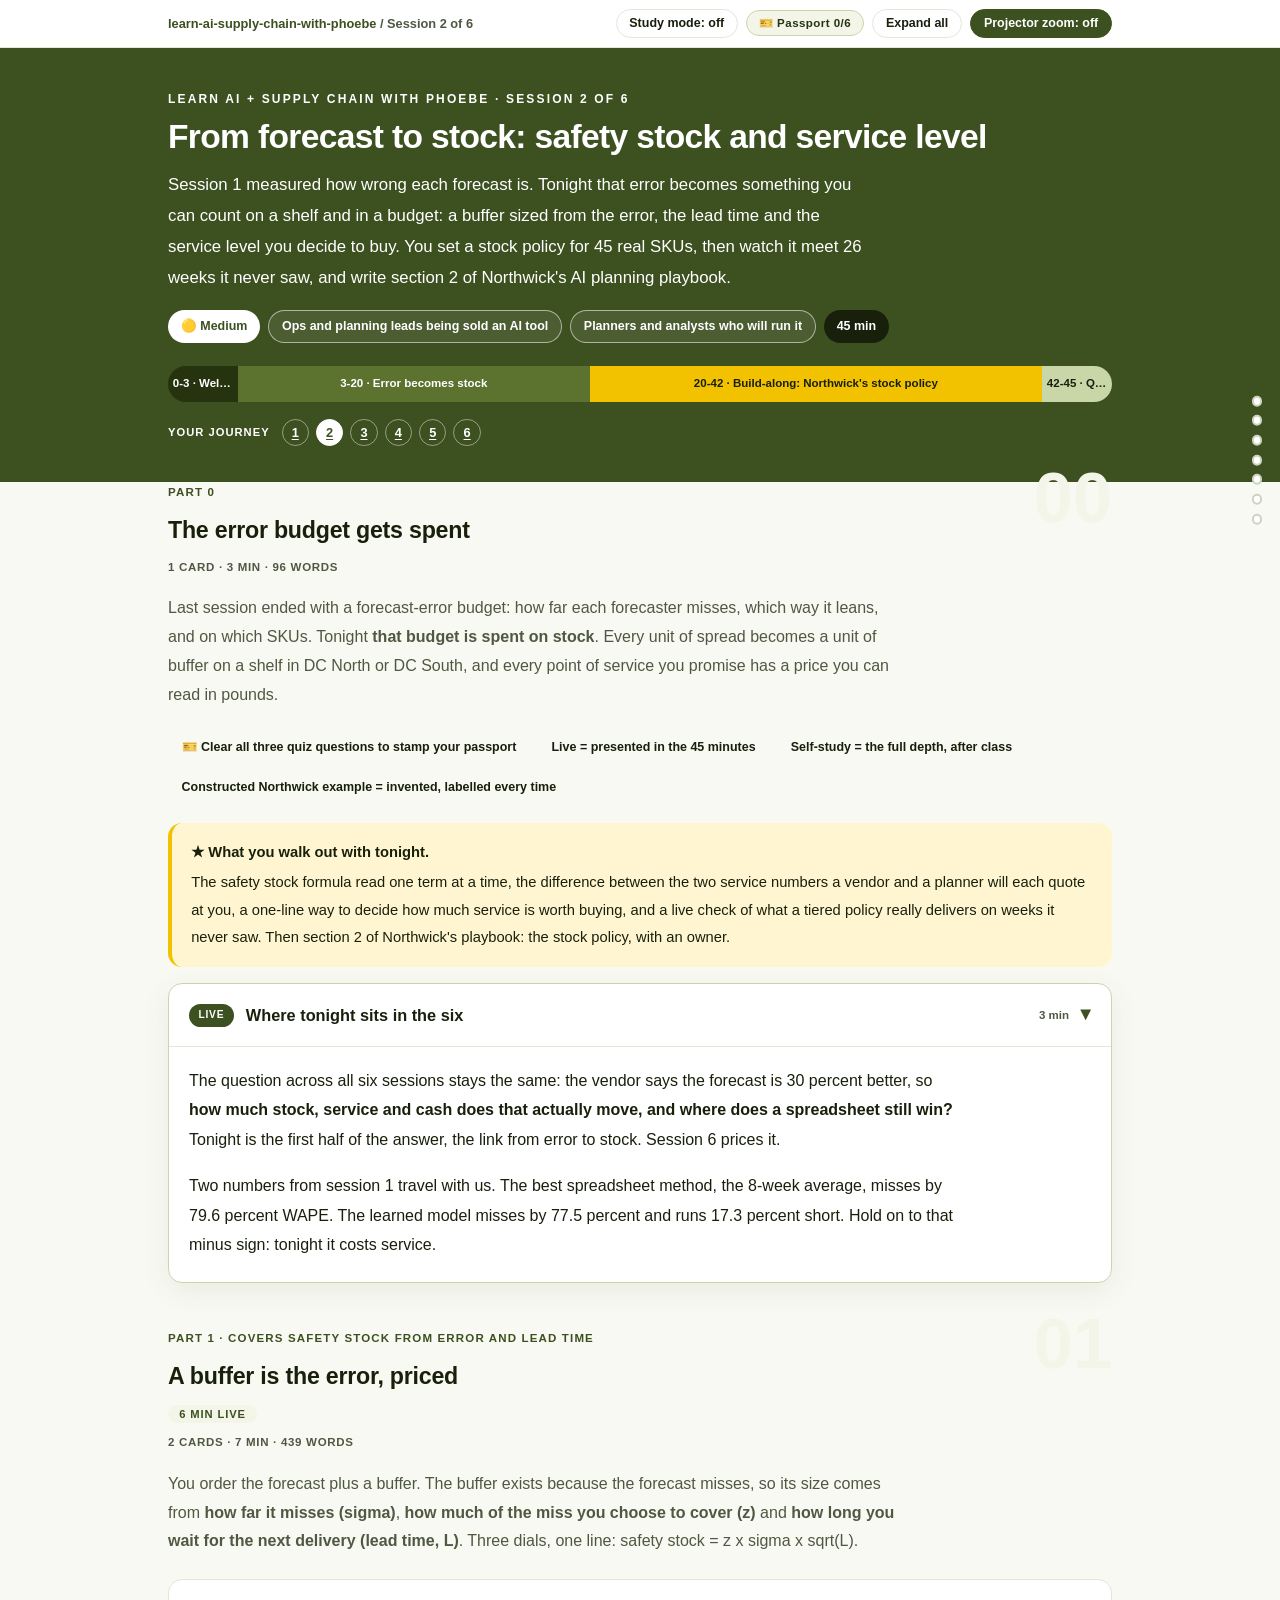
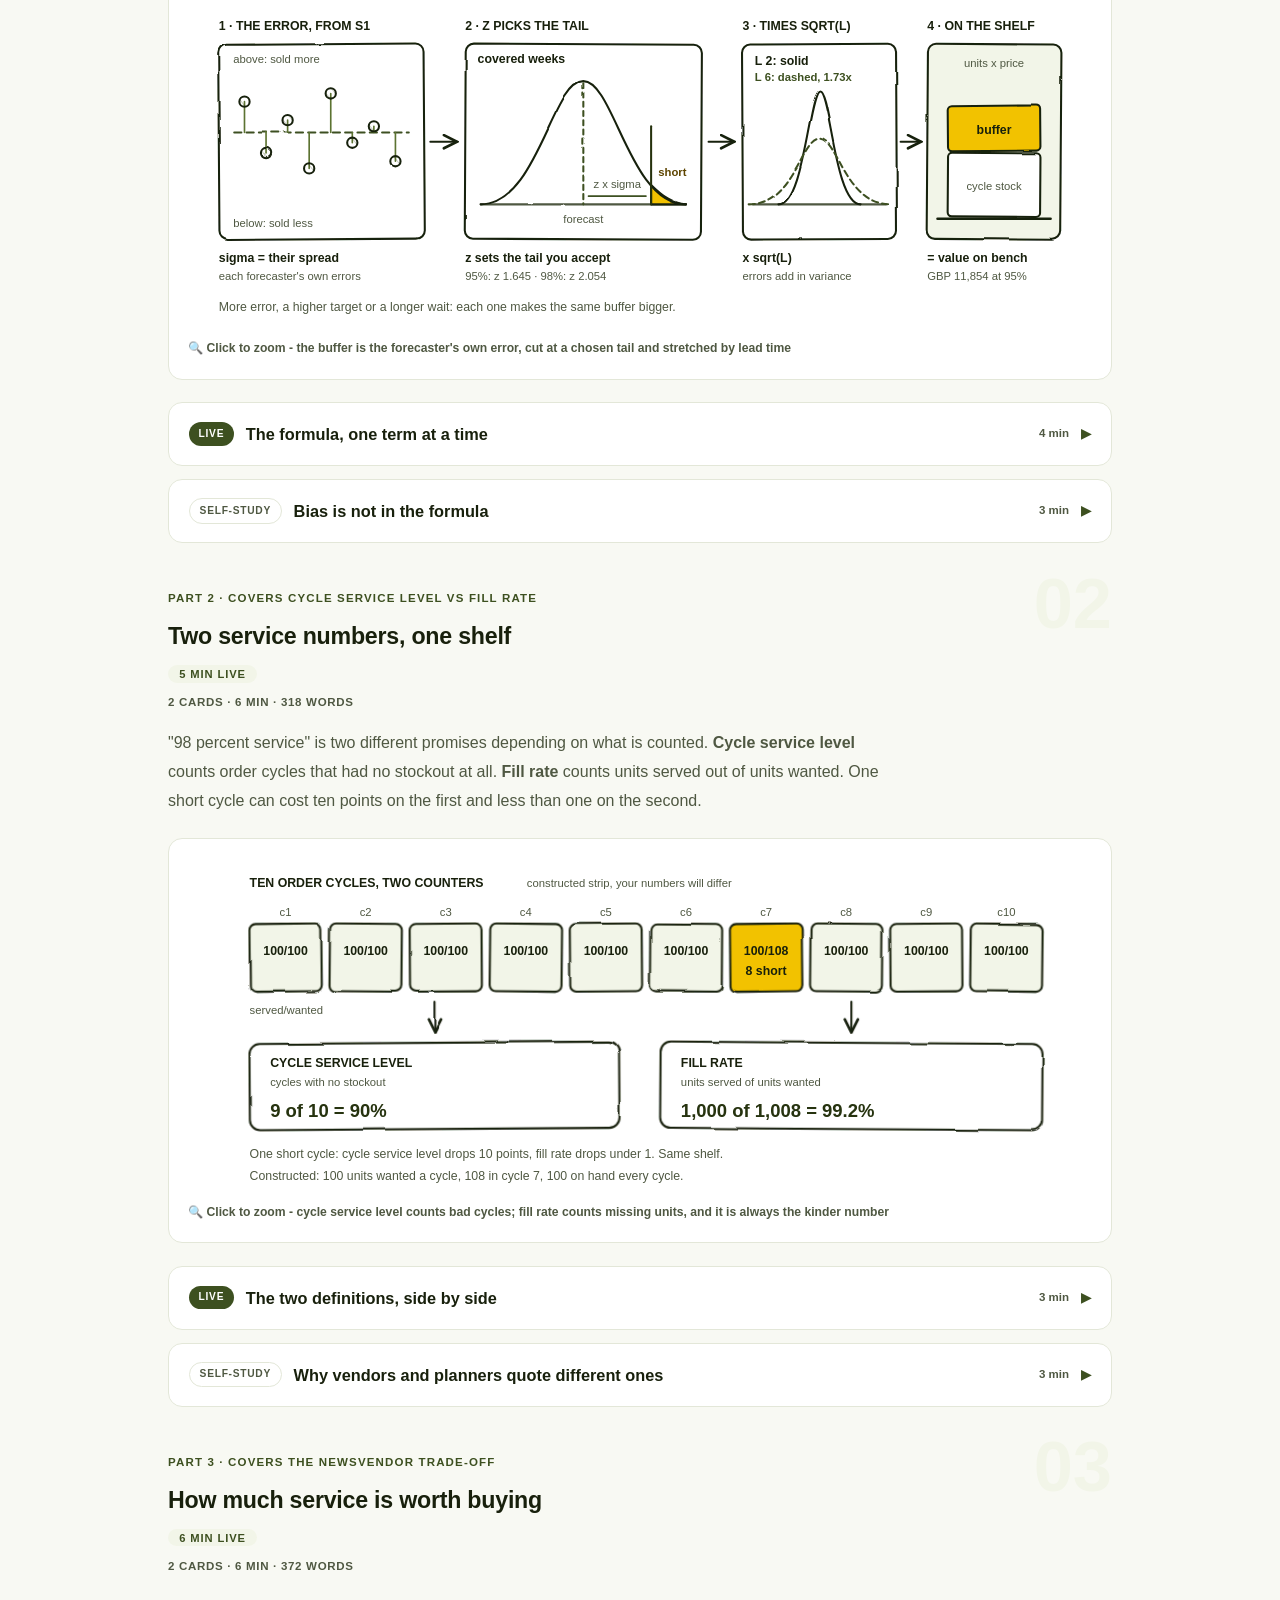
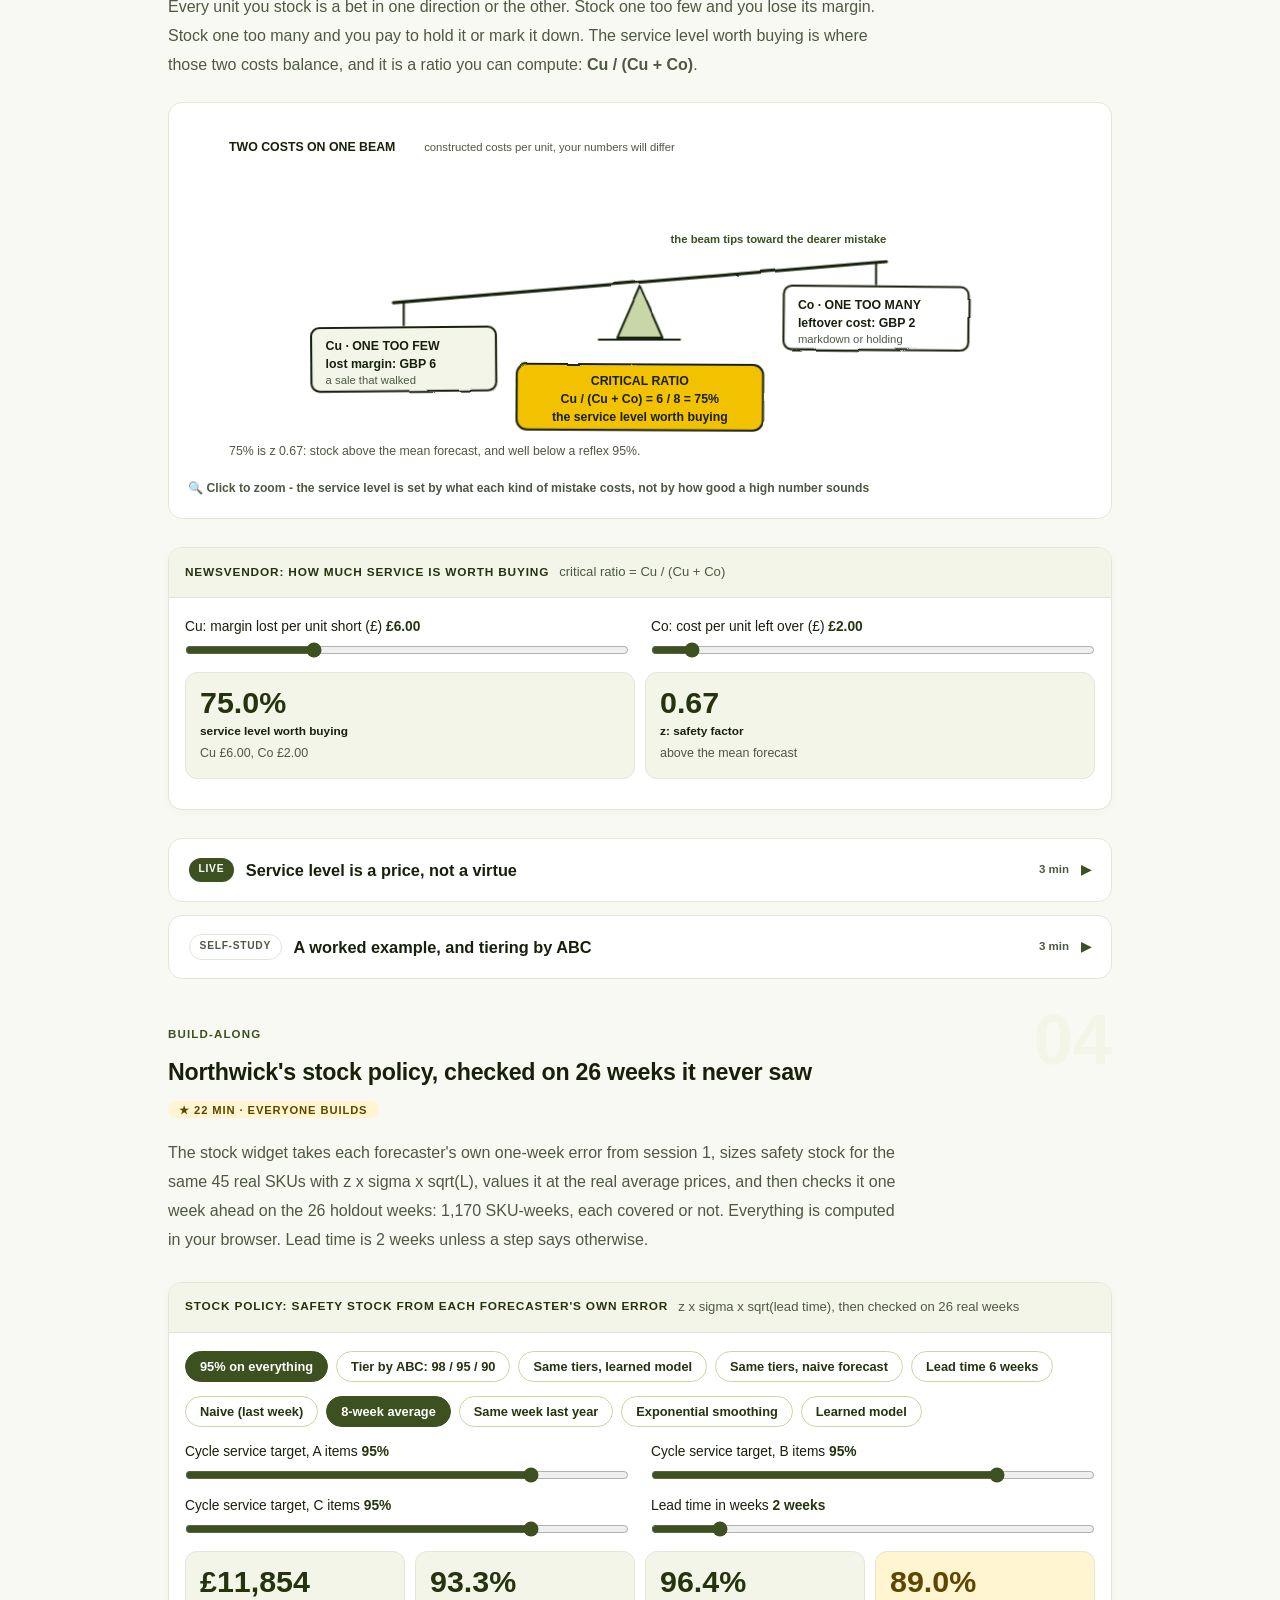
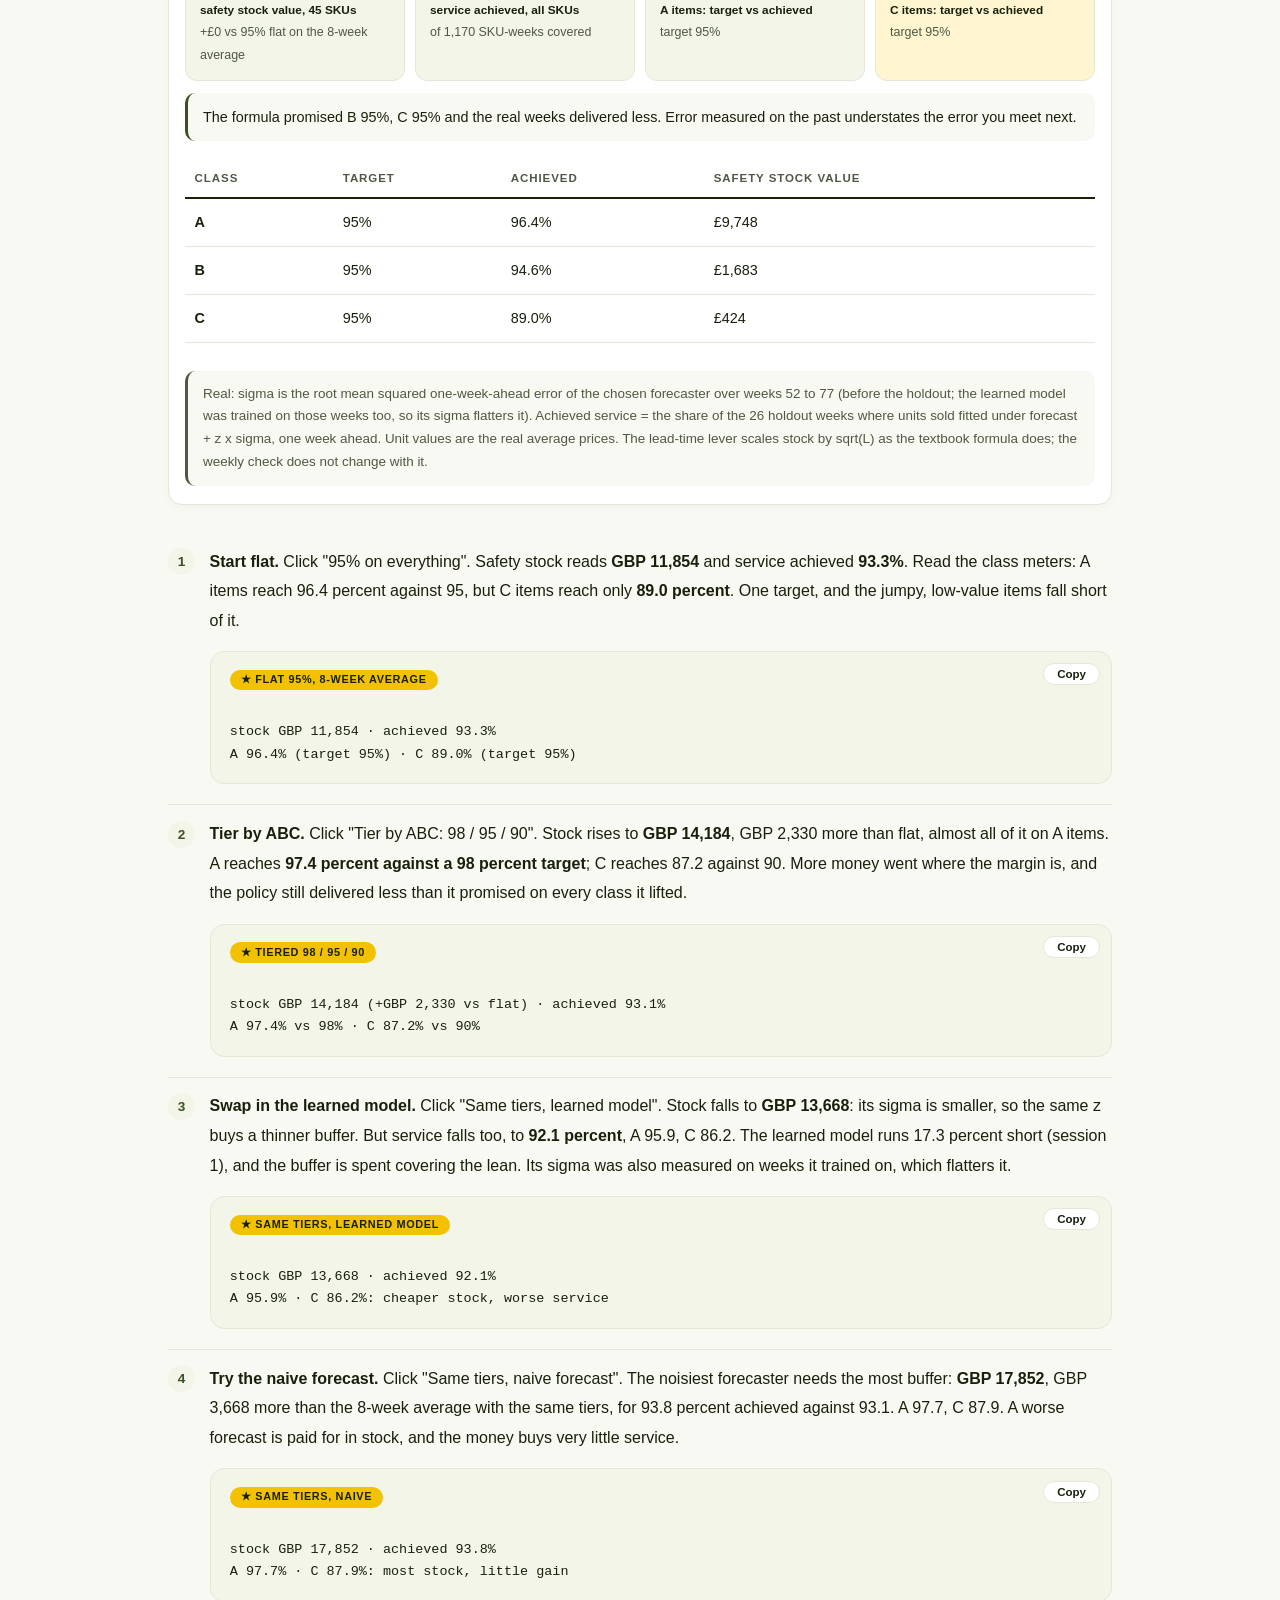
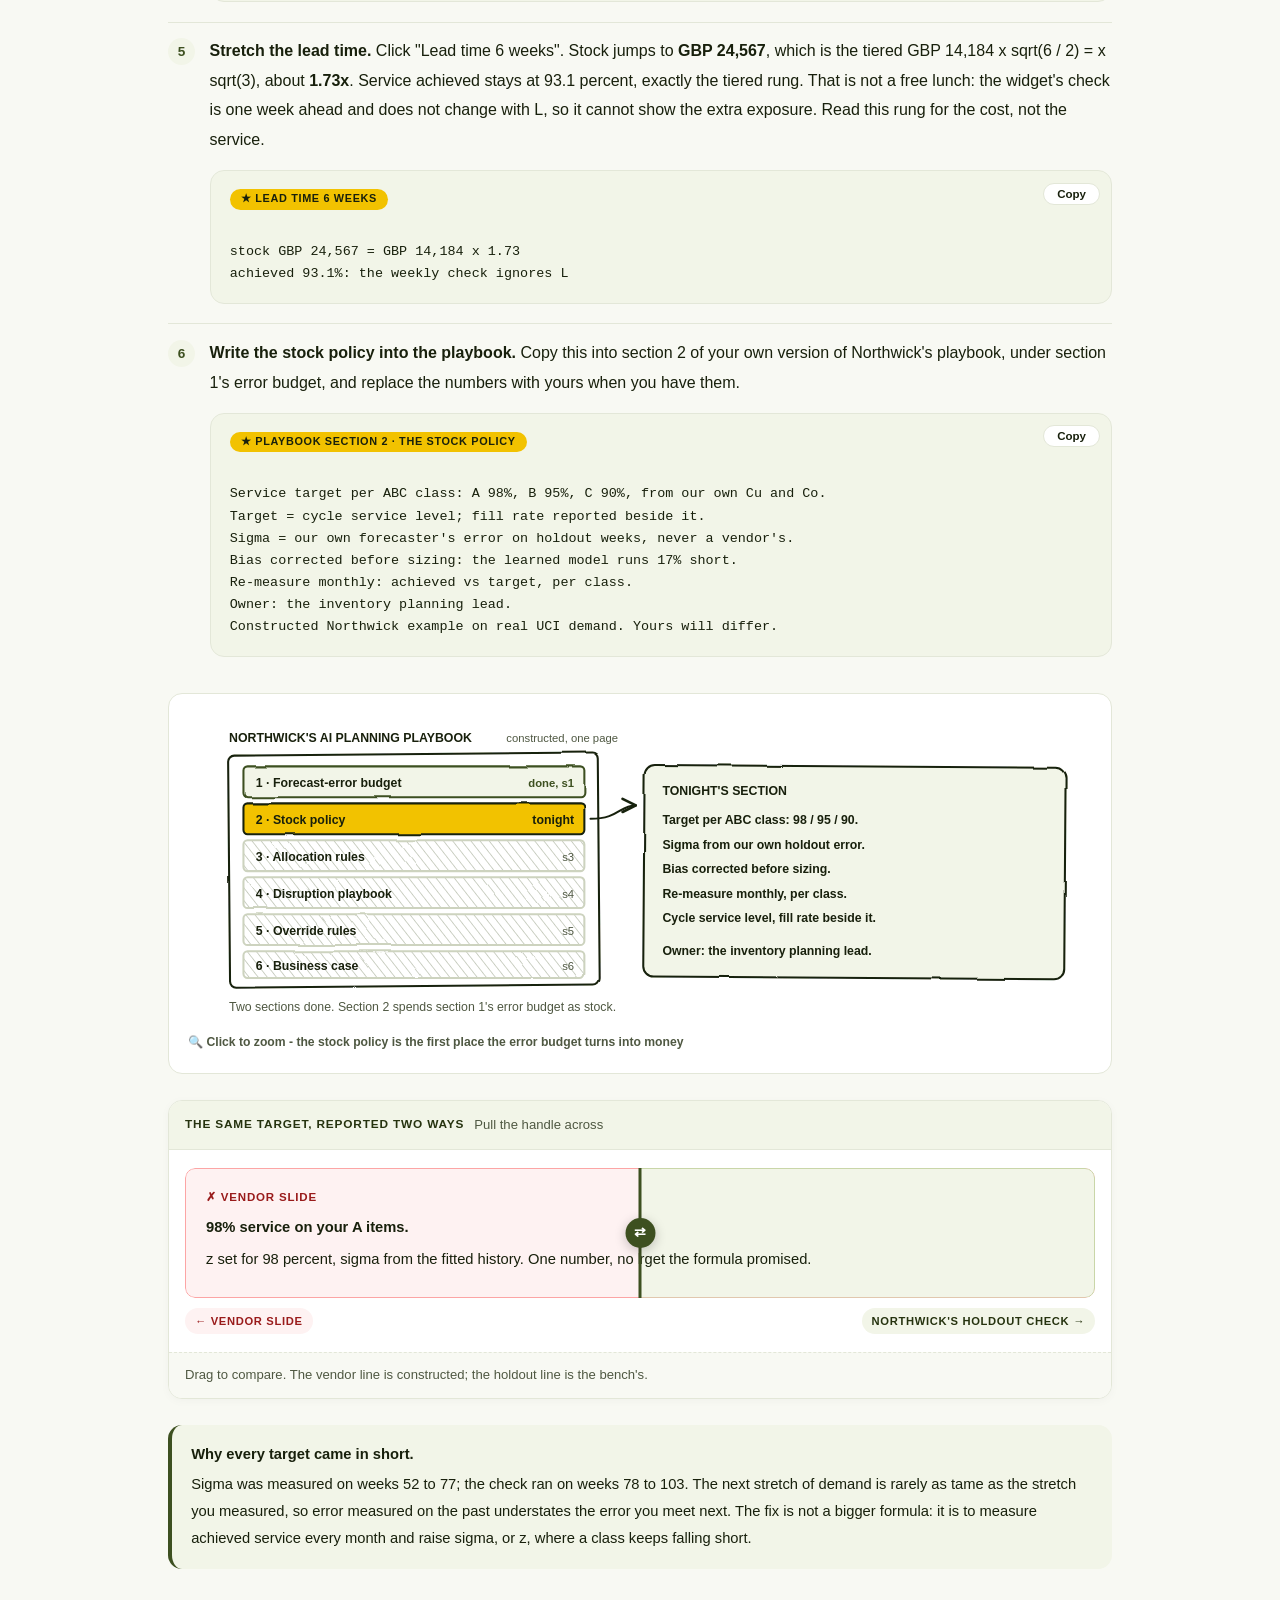
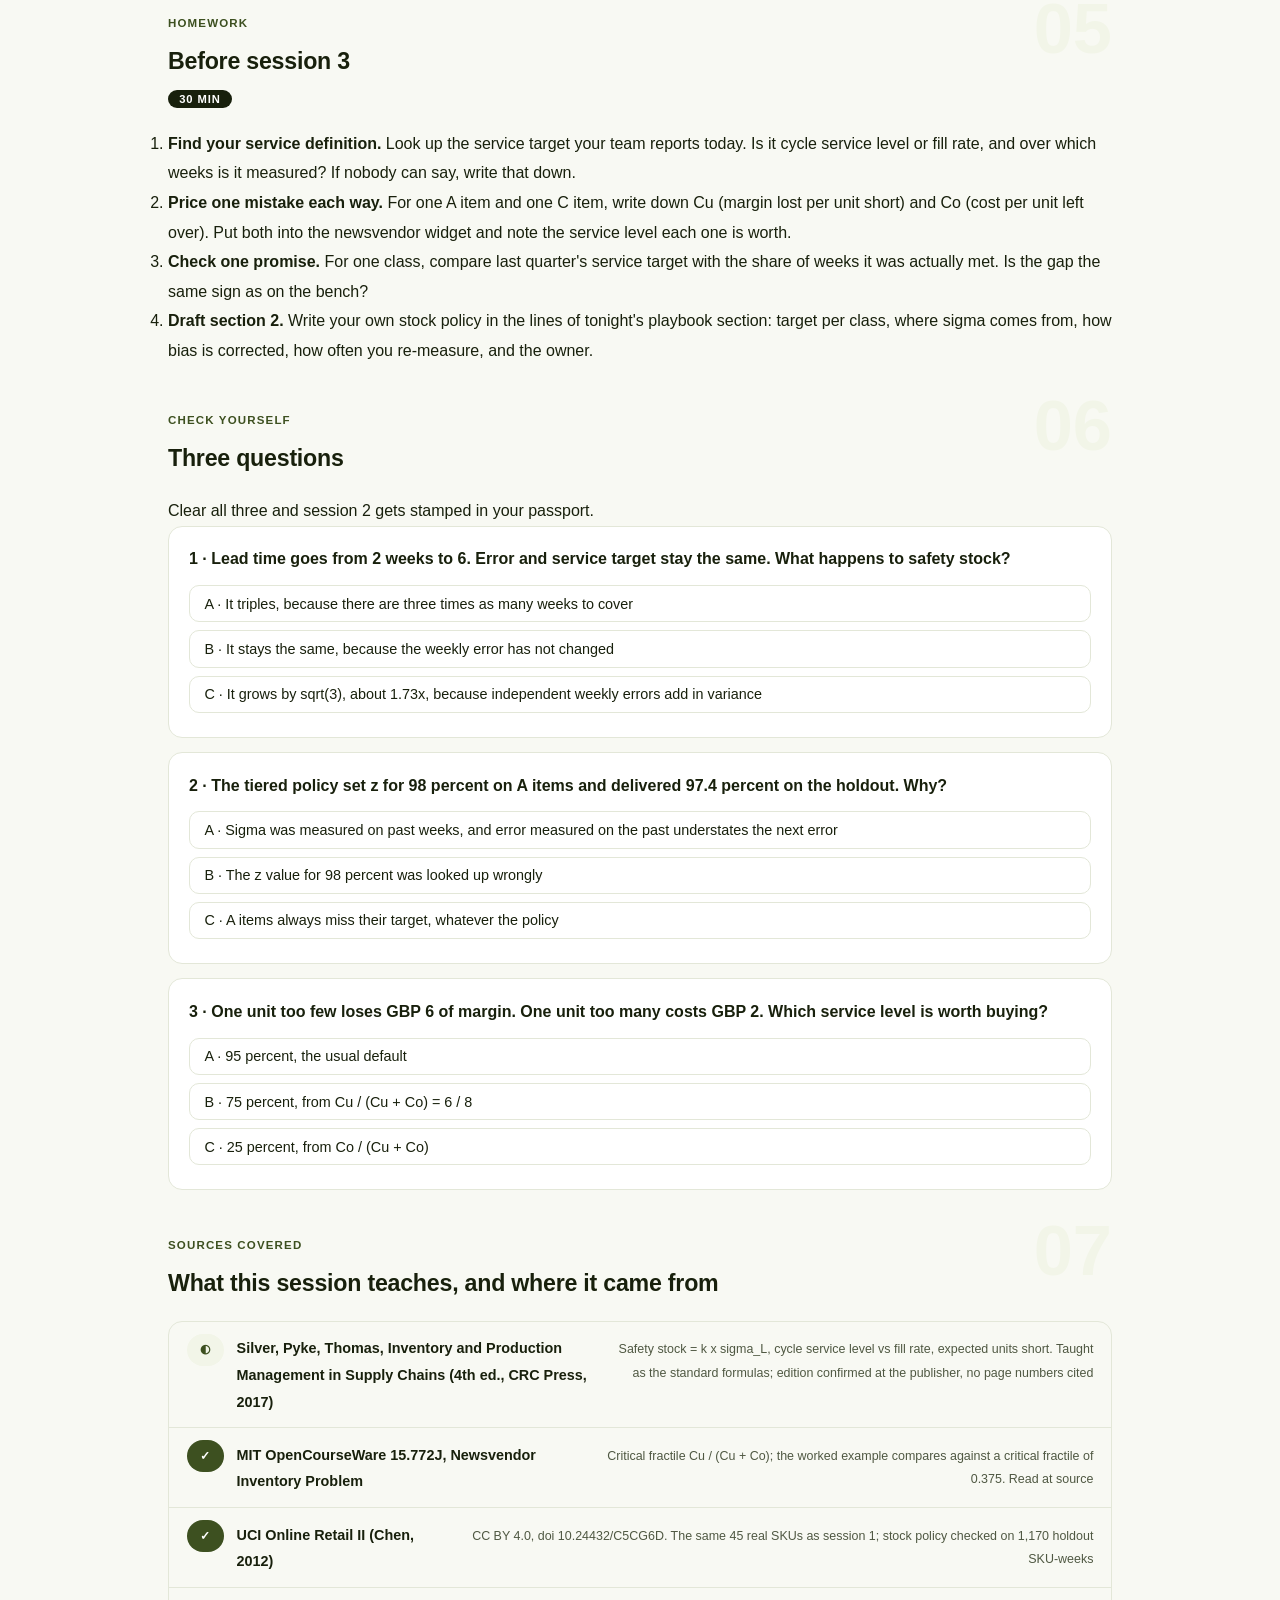
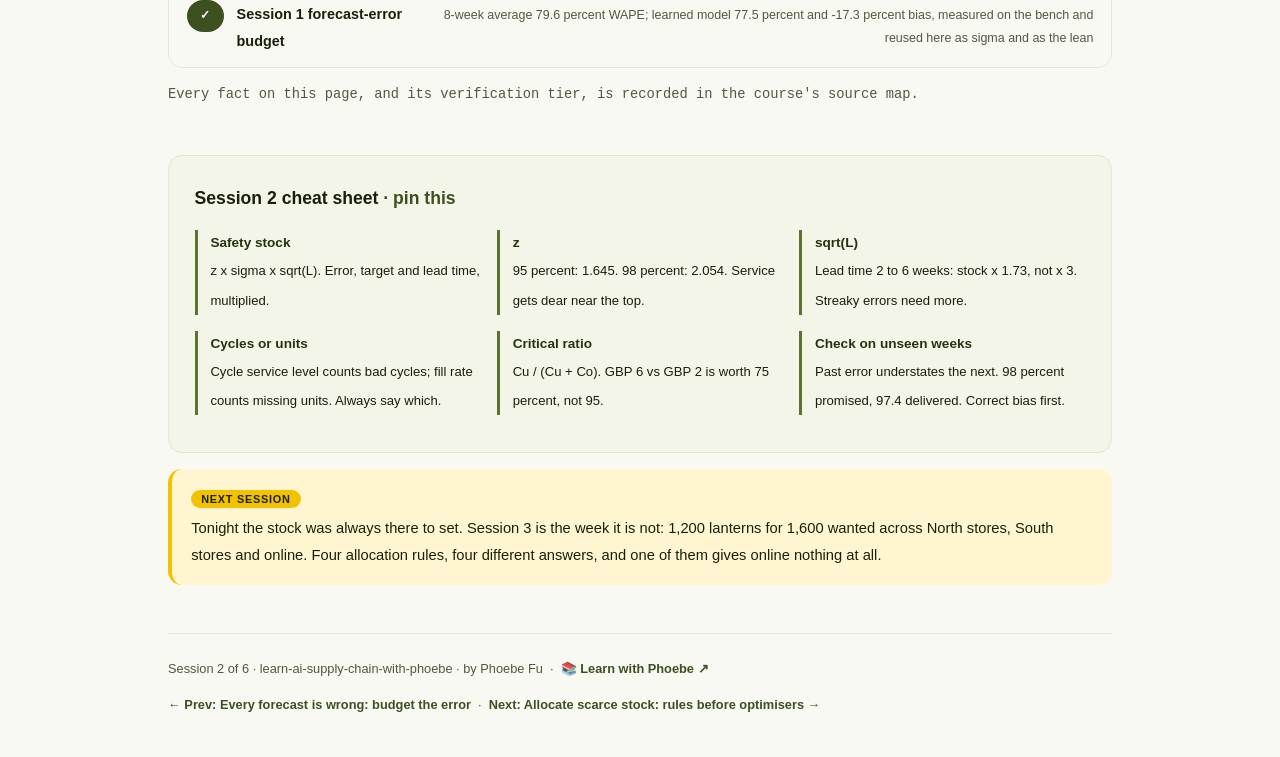
<file: courses/02-from-forecast-to-stock.html>
<!DOCTYPE html>
<html lang="en">
<head>
<meta charset="UTF-8">
<meta name="viewport" content="width=device-width, initial-scale=1.0">
<!-- social:start -->
<meta name="description" content="Session 2 of 6. Turn forecast error into stock: safety stock from error and lead time, cycle service level vs fill rate, the newsvendor trade-off, and a tiered stock policy checked live on 45 real SKUs.">
<meta property="og:type" content="article">
<meta property="og:site_name" content="Learn with Phoebe">
<meta property="og:title" content="From forecast to stock: safety stock and service level - learn ai supply chain with phoebe">
<meta property="og:description" content="Session 2 of 6. A policy that promised 98 percent on A items delivered 97.4 percent on weeks it never saw. Error measured on the past understates the next error.">
<meta property="og:url" content="https://phoebefu6.github.io/learn-ai-supply-chain-with-phoebe/courses/02-from-forecast-to-stock.html">
<meta property="og:image" content="https://phoebefu6.github.io/learn-ai-supply-chain-with-phoebe/assets/og-cover.png">
<meta property="og:image:width" content="1200">
<meta property="og:image:height" content="630">
<meta name="twitter:card" content="summary_large_image">
<meta name="twitter:title" content="From forecast to stock: safety stock and service level - learn ai supply chain with phoebe">
<meta name="twitter:description" content="Session 2 of 6. Service level is a price, not a virtue. Size the buffer from your own error, then check it on weeks it never saw.">
<meta name="twitter:image" content="https://phoebefu6.github.io/learn-ai-supply-chain-with-phoebe/assets/og-cover.png">
<!-- social:end -->
<title>Session 2 · From forecast to stock: safety stock and service level - learn ai supply chain with phoebe</title>
<link rel="stylesheet" href="../assets/style.css?v=1">
</head>
<body>

<div class="toolbar">
  <div class="wrap">
    <span class="crumb"><a href="../index.html">learn-ai-supply-chain-with-phoebe</a> / Session 2 of 6</span>
    <button class="btn" id="toggle-all" type="button">Expand all</button>
    <button class="btn primary" id="zoom-toggle" type="button">Projector zoom: off</button>
  </div>
</div>

<header class="masthead">
  <div class="wrap">
    <div class="eyebrow">Learn AI + Supply Chain with Phoebe · Session 2 of 6</div>
    <h1>From forecast to stock: <span class="accent">safety stock and service level</span></h1>
    <p class="sub">Session 1 measured how wrong each forecast is. Tonight that error becomes something you can count on a shelf and in a budget: a buffer sized from the error, the lead time and the service level you decide to buy. You set a stock policy for 45 real SKUs, then watch it meet 26 weeks it never saw, and write section 2 of Northwick's AI planning playbook.</p>
    <div class="chip-row">
      <span class="chip level">🟡 Medium</span>
      <span class="chip audience">Ops and planning leads being sold an AI tool</span>
      <span class="chip audience">Planners and analysts who will run it</span>
      <span class="chip time">45 min</span>
    </div>
    <div class="agenda">
      <span class="a1" style="flex:3">0-3 · Welcome</span>
      <span class="a2" style="flex:17">3-20 · Error becomes stock</span>
      <span class="a3" style="flex:22">20-42 · Build-along: Northwick's stock policy</span>
      <span class="a4" style="flex:3">42-45 · Q&amp;A</span>
    </div>
  </div>
</header>

<main class="wrap">

  <!-- ============ INTRO ============ -->
  <section class="section" id="intro">
    <div class="section-kicker">
      <span class="klabel">Part 0</span>
      <h2>The error budget gets spent</h2>
    </div>
    <p class="lede">Last session ended with a forecast-error budget: how far each forecaster misses, which way it leans, and on which SKUs. Tonight <strong>that budget is spent on stock</strong>. Every unit of spread becomes a unit of buffer on a shelf in DC North or DC South, and every point of service you promise has a price you can read in pounds.</p>

    <div class="legend">
      <span class="pill">🎫 Clear all three quiz questions to stamp your passport</span>
      <span class="pill">Live = presented in the 45 minutes</span>
      <span class="pill">Self-study = the full depth, after class</span>
      <span class="pill">Constructed Northwick example = invented, labelled every time</span>
    </div>

    <div class="callout win">
      <p><strong>★ What you walk out with tonight.</strong> The safety stock formula read one term at a time, the difference between the two service numbers a vendor and a planner will each quote at you, a one-line way to decide how much service is worth buying, and a live check of what a tiered policy really delivers on weeks it never saw. Then section 2 of Northwick's playbook: the stock policy, with an owner.</p>
    </div>

    <details class="card" open>
      <summary><span class="mode live">Live</span>Where tonight sits in the six<span class="mini">3 min</span><span class="caret">▶</span></summary>
      <div class="body">
        <p>The question across all six sessions stays the same: the vendor says the forecast is 30 percent better, so <strong>how much stock, service and cash does that actually move, and where does a spreadsheet still win?</strong> Tonight is the first half of the answer, the link from error to stock. Session 6 prices it.</p>
        <p>Two numbers from session 1 travel with us. The best spreadsheet method, the 8-week average, misses by 79.6 percent WAPE. The learned model misses by 77.5 percent and runs 17.3 percent short. Hold on to that minus sign: tonight it costs service.</p>
      </div>
    </details>
  </section>

  <!-- ============ PART 1 ============ -->
  <section class="section" id="part-1">
    <div class="section-kicker">
      <span class="klabel">Part 1 · covers safety stock from error and lead time</span>
      <h2>A buffer is the error, priced</h2>
      <span class="tag concept">6 min live</span>
    </div>
    <p class="lede">You order the forecast plus a buffer. The buffer exists because the forecast misses, so its size comes from <strong>how far it misses (sigma)</strong>, <strong>how much of the miss you choose to cover (z)</strong> and <strong>how long you wait for the next delivery (lead time, L)</strong>. Three dials, one line: safety stock = z x sigma x sqrt(L).</p>

    <figure class="zoomable">
      <svg viewBox="0 0 880 320" xmlns="http://www.w3.org/2000/svg" role="img" aria-label="Four panels left to right. One: a forecaster's own one-week errors scatter above and below zero; their spread is sigma. Two: those errors make a bell curve around the forecast; z sets how far into the right tail you cover, 1.645 for 95 percent and 2.054 for 98 percent; the uncovered yellow tail is a stockout. Three: with a lead time of 6 weeks instead of 2 the curve is 1.73 times wider, because weekly errors add in variance. Four: the result sits on the shelf as a yellow buffer above the cycle stock; on 45 real SKUs a flat 95 percent policy is worth GBP 11,854.">
        <defs>
          <filter id="s2aSk" x="-3%" y="-3%" width="106%" height="106%"><feTurbulence type="fractalNoise" baseFrequency="0.02" numOctaves="2" seed="31" result="n"/><feDisplacementMap in="SourceGraphic" in2="n" scale="2.4" xChannelSelector="R" yChannelSelector="G"/></filter>
          <pattern id="s2aHc" patternUnits="userSpaceOnUse" width="7" height="7" patternTransform="rotate(-38)"><line x1="0" y1="0" x2="0" y2="7" stroke="#3D5020" stroke-width="1" opacity=".5"/></pattern>
          <marker id="s2aAr" viewBox="0 0 10 10" refX="9" refY="5" markerWidth="8" markerHeight="8" orient="auto"><path d="M1 1 L9 5 L1 9" fill="none" stroke="#18200C" stroke-width="1.6" stroke-linecap="round"/></marker>
        </defs>
        <style>
          .s2aH { font: 800 12px Inter, sans-serif; fill: #18200C; }
          .s2aL { font: 600 12px Inter, sans-serif; fill: #18200C; }
          .s2aS { font: 400 11px Inter, sans-serif; fill: #4F5842; }
          .s2aB { font: 800 11px Inter, sans-serif; fill: #5E4500; }
          .s2aA { font: 700 11px Inter, sans-serif; fill: #3D5020; }
          .s2aN { font: 400 12px Inter, sans-serif; fill: #4F5842; }
        </style>

        <text class="s2aH" x="30" y="30">1 · THE ERROR, FROM S1</text>
        <text class="s2aH" x="270" y="30">2 · Z PICKS THE TAIL</text>
        <text class="s2aH" x="540" y="30">3 · TIMES SQRT(L)</text>
        <text class="s2aH" x="720" y="30">4 · ON THE SHELF</text>

        <g filter="url(#s2aSk)" fill="none" stroke="#18200C" stroke-width="2" stroke-linecap="round" stroke-linejoin="round">
          <rect x="30" y="44" width="200" height="190" rx="8" transform="rotate(-0.4 130 139)" fill="#FFFFFF"/>
          <rect x="270" y="44" width="230" height="190" rx="8" transform="rotate(0.3 385 139)" fill="#FFFFFF"/>
          <rect x="540" y="44" width="150" height="190" rx="8" transform="rotate(-0.3 615 139)" fill="#FFFFFF"/>
          <rect x="720" y="44" width="130" height="190" rx="8" transform="rotate(0.4 785 139)" fill="#F2F5E8"/>
          <path d="M45 130 L215 130" stroke="#3D5020" stroke-dasharray="7 5"/>
          <path d="M55 130 L55 100 M76 130 L76 150 M97 130 L97 118 M118 130 L118 165 M139 130 L139 92 M160 130 L160 140 M181 130 L181 124 M202 130 L202 158" stroke="#5C7330" stroke-width="1.6"/>
          <circle cx="55" cy="100" r="5" fill="url(#s2aHc)"/>
          <circle cx="76" cy="150" r="5" fill="url(#s2aHc)"/>
          <circle cx="97" cy="118" r="5" fill="url(#s2aHc)"/>
          <circle cx="118" cy="165" r="5" fill="url(#s2aHc)"/>
          <circle cx="139" cy="92" r="5" fill="url(#s2aHc)"/>
          <circle cx="160" cy="140" r="5" fill="url(#s2aHc)"/>
          <circle cx="181" cy="124" r="5" fill="url(#s2aHc)"/>
          <circle cx="202" cy="158" r="5" fill="url(#s2aHc)"/>
          <path d="M236 139 L262 139" marker-end="url(#s2aAr)"/>
          <path d="M285 200 L485 200" stroke="#4F5842"/>
          <path d="M451 181 C462 192 472 199 485 200 L451 200 Z" fill="#F2C200"/>
          <path d="M285 200 C340 200 355 80 385 80 C415 80 430 200 485 200"/>
          <path d="M385 82 L385 200" stroke="#3D5020" stroke-dasharray="5 4"/>
          <path d="M451 124 L451 200" stroke="#26330F"/>
          <path d="M390 192 L446 192" stroke="#3D5020" stroke-width="1.6"/>
          <path d="M506 139 L532 139" marker-end="url(#s2aAr)"/>
          <path d="M550 200 L680 200" stroke="#4F5842"/>
          <path d="M575 200 C600 200 605 90 615 90 C625 90 630 200 655 200"/>
          <path d="M546 200 C590 200 597 136 615 136 C633 136 640 200 684 200" stroke="#3D5020" stroke-dasharray="6 4"/>
          <path d="M694 139 L714 139" marker-end="url(#s2aAr)"/>
          <path d="M730 214 L840 214" stroke-width="2.6"/>
          <rect x="740" y="150" width="90" height="62" rx="4" transform="rotate(0.4 785 181)" fill="#FFFFFF"/>
          <rect x="740" y="104" width="90" height="44" rx="4" transform="rotate(-0.5 785 126)" fill="#F2C200"/>
        </g>

        <text class="s2aS" x="44" y="62">above: sold more</text>
        <text class="s2aS" x="44" y="222">below: sold less</text>
        <text class="s2aL" x="30" y="256">sigma = their spread</text>
        <text class="s2aS" x="30" y="274">each forecaster's own errors</text>

        <text class="s2aL" x="282" y="62">covered weeks</text>
        <text class="s2aB" x="458" y="172">short</text>
        <text class="s2aS" x="418" y="184" text-anchor="middle">z x sigma</text>
        <text class="s2aS" x="385" y="218" text-anchor="middle">forecast</text>
        <text class="s2aL" x="270" y="256">z sets the tail you accept</text>
        <text class="s2aS" x="270" y="274">95%: z 1.645 · 98%: z 2.054</text>

        <text class="s2aL" x="552" y="64">L 2: solid</text>
        <text class="s2aA" x="552" y="80">L 6: dashed, 1.73x</text>
        <text class="s2aL" x="540" y="256">x sqrt(L)</text>
        <text class="s2aS" x="540" y="274">errors add in variance</text>

        <text class="s2aS" x="785" y="66" text-anchor="middle">units x price</text>
        <text class="s2aL" x="785" y="131" text-anchor="middle">buffer</text>
        <text class="s2aS" x="785" y="186" text-anchor="middle">cycle stock</text>
        <text class="s2aL" x="720" y="256">= value on bench</text>
        <text class="s2aS" x="720" y="274">GBP 11,854 at 95%</text>

        <text class="s2aN" x="30" y="304">More error, a higher target or a longer wait: each one makes the same buffer bigger.</text>
      </svg>
      <figcaption>🔍 Click to zoom - the buffer is the forecaster's own error, cut at a chosen tail and stretched by lead time</figcaption>
    </figure>

    <details class="card">
      <summary><span class="mode live">Live</span>The formula, one term at a time<span class="mini">4 min</span><span class="caret">▶</span></summary>
      <div class="body">
        <table class="clean">
          <tr><th>Term</th><th>What it is</th><th>Who sets it</th></tr>
          <tr><td><strong>z</strong></td><td>How many sigmas of error you cover. At a 95 percent cycle service level z is <strong>1.645</strong>; at 98 percent it is <strong>2.054</strong>. Three more points of service cost a quarter more buffer.</td><td>The business, as a price decision (Part 3)</td></tr>
          <tr><td><strong>sigma</strong></td><td>The forecaster's <strong>own</strong> one-week error spread, measured on weeks before the holdout. A better forecaster has a smaller sigma, which is the only way forecast accuracy turns into less stock.</td><td>The forecast, measured, never assumed</td></tr>
          <tr><td><strong>sqrt(L)</strong></td><td>Lead time in weeks, square-rooted. You are exposed to every week of error until the next delivery lands.</td><td>The supplier and the transport plan</td></tr>
        </table>
        <p><strong>Why the square root.</strong> If each week's error is independent of the last, the errors over L weeks add up in <em>variance</em>, not in sigma. Variance over L weeks is L x sigma squared, so the spread is sigma x sqrt(L). Double the lead time and the buffer grows by about 1.41x, not 2x. Errors that run in streaks break this assumption and need more stock than the formula says.</p>
        <p>How sigma itself is measured, and why on a holdout, belongs to <a href="https://phoebefu6.github.io/learn-timeseries-forecasting-with-phoebe/courses/a5-measuring-forecasts.html">Timeseries Forecasting: measuring a forecast ↗</a>. Here it is used, not retaught.</p>
        <div class="callout example">
          <span class="ex-pill">Real world</span>
          <p>On the 45 real UCI SKUs, a flat 95 percent target with sigma from the 8-week average and a 2-week lead time gives safety stock worth <strong>GBP 11,854</strong>. Checked one week ahead on the 1,170 SKU-weeks of the holdout, it covered <strong>93.3 percent</strong>: A items 96.4 percent, C items 89.0 percent. Same target, very different delivery by class. You will reproduce this in the build-along.</p>
        </div>
      </div>
    </details>

    <details class="card">
      <summary><span class="mode self">Self-study</span>Bias is not in the formula<span class="mini">3 min</span><span class="caret">▶</span></summary>
      <div class="body">
        <p>The formula adds a symmetric buffer to the forecast. It assumes the forecast is right on average. Session 1's learned model is not: it runs <strong>17.3 percent short</strong>. A buffer sized on spread is placed on top of a forecast that already sits low, so the lean eats part of the buffer every single week before any random miss arrives.</p>
        <p>That is why the build-along's learned-model rung buys cheaper stock (its sigma is smaller) and delivers less service. Sizing cannot fix a lean. The order is: correct the level first, then size the buffer on what is left. And check the result the way session 1 checked accuracy, on weeks the policy never saw, because the holdout is the only place where the lean and the spread show up together.</p>
        <div class="callout tip">
          <p><strong>A second reason the learned model looks cheap.</strong> On the bench its sigma is measured on weeks 52 to 77, which it was also trained on. A model's error on its own training weeks flatters it. Measure sigma on weeks the model did not learn from.</p>
        </div>
      </div>
    </details>
  </section>

  <!-- ============ PART 2 ============ -->
  <section class="section" id="part-2">
    <div class="section-kicker">
      <span class="klabel">Part 2 · covers cycle service level vs fill rate</span>
      <h2>Two service numbers, one shelf</h2>
      <span class="tag concept">5 min live</span>
    </div>
    <p class="lede">"98 percent service" is two different promises depending on what is counted. <strong>Cycle service level</strong> counts order cycles that had no stockout at all. <strong>Fill rate</strong> counts units served out of units wanted. One short cycle can cost ten points on the first and less than one on the second.</p>

    <figure class="zoomable">
      <svg viewBox="0 0 880 324" xmlns="http://www.w3.org/2000/svg" role="img" aria-label="A constructed strip of ten order cycles. Nine cycles want 100 units and get 100. Cycle 7 wants 108 and gets 100, 8 units short. Cycle service level counts 9 of 10 cycles without a stockout, 90 percent. Fill rate counts 1,000 units served of 1,008 wanted, 99.2 percent.">
        <defs>
          <filter id="s2bSk" x="-3%" y="-3%" width="106%" height="106%"><feTurbulence type="fractalNoise" baseFrequency="0.02" numOctaves="2" seed="37" result="n"/><feDisplacementMap in="SourceGraphic" in2="n" scale="2.4" xChannelSelector="R" yChannelSelector="G"/></filter>
          <pattern id="s2bHc" patternUnits="userSpaceOnUse" width="7" height="7" patternTransform="rotate(-38)"><line x1="0" y1="0" x2="0" y2="7" stroke="#3D5020" stroke-width="1" opacity=".5"/></pattern>
          <marker id="s2bAr" viewBox="0 0 10 10" refX="9" refY="5" markerWidth="8" markerHeight="8" orient="auto"><path d="M1 1 L9 5 L1 9" fill="none" stroke="#18200C" stroke-width="1.6" stroke-linecap="round"/></marker>
        </defs>
        <style>
          .s2bH { font: 800 12px Inter, sans-serif; fill: #18200C; }
          .s2bL { font: 600 12px Inter, sans-serif; fill: #18200C; }
          .s2bS { font: 400 11px Inter, sans-serif; fill: #4F5842; }
          .s2bB { font: 800 11px Inter, sans-serif; fill: #5E4500; }
          .s2bV { font: 800 18px Inter, sans-serif; fill: #26330F; }
          .s2bN { font: 400 12px Inter, sans-serif; fill: #4F5842; }
        </style>

        <text class="s2bH" x="60" y="28">TEN ORDER CYCLES, TWO COUNTERS</text>
        <text class="s2bS" x="330" y="28">constructed strip, your numbers will differ</text>

        <text class="s2bS" x="95" y="56" text-anchor="middle">c1</text>
        <text class="s2bS" x="173" y="56" text-anchor="middle">c2</text>
        <text class="s2bS" x="251" y="56" text-anchor="middle">c3</text>
        <text class="s2bS" x="329" y="56" text-anchor="middle">c4</text>
        <text class="s2bS" x="407" y="56" text-anchor="middle">c5</text>
        <text class="s2bS" x="485" y="56" text-anchor="middle">c6</text>
        <text class="s2bS" x="563" y="56" text-anchor="middle">c7</text>
        <text class="s2bS" x="641" y="56" text-anchor="middle">c8</text>
        <text class="s2bS" x="719" y="56" text-anchor="middle">c9</text>
        <text class="s2bS" x="797" y="56" text-anchor="middle">c10</text>

        <g filter="url(#s2bSk)" fill="none" stroke="#18200C" stroke-width="2" stroke-linecap="round" stroke-linejoin="round">
          <rect x="60" y="64" width="70" height="66" rx="6" transform="rotate(-0.6 95 97)" fill="#F2F5E8"/>
          <rect x="138" y="64" width="70" height="66" rx="6" transform="rotate(0.5 173 97)" fill="#F2F5E8"/>
          <rect x="216" y="64" width="70" height="66" rx="6" transform="rotate(-0.4 251 97)" fill="#F2F5E8"/>
          <rect x="294" y="64" width="70" height="66" rx="6" transform="rotate(0.6 329 97)" fill="#F2F5E8"/>
          <rect x="372" y="64" width="70" height="66" rx="6" transform="rotate(-0.5 407 97)" fill="#F2F5E8"/>
          <rect x="450" y="64" width="70" height="66" rx="6" transform="rotate(0.4 485 97)" fill="#F2F5E8"/>
          <rect x="528" y="64" width="70" height="66" rx="6" transform="rotate(-0.6 563 97)" fill="#F2C200"/>
          <rect x="606" y="64" width="70" height="66" rx="6" transform="rotate(0.5 641 97)" fill="#F2F5E8"/>
          <rect x="684" y="64" width="70" height="66" rx="6" transform="rotate(-0.4 719 97)" fill="#F2F5E8"/>
          <rect x="762" y="64" width="70" height="66" rx="6" transform="rotate(0.6 797 97)" fill="#F2F5E8"/>
          <path d="M240 140 L240 170" marker-end="url(#s2bAr)"/>
          <path d="M646 140 L646 170" marker-end="url(#s2bAr)"/>
          <rect x="60" y="180" width="360" height="84" rx="10" transform="rotate(-0.4 240 222)" fill="#FFFFFF"/>
          <rect x="460" y="180" width="372" height="84" rx="10" transform="rotate(0.4 646 222)" fill="#FFFFFF"/>
        </g>

        <text class="s2bL" x="95" y="94" text-anchor="middle">100/100</text>
        <text class="s2bL" x="173" y="94" text-anchor="middle">100/100</text>
        <text class="s2bL" x="251" y="94" text-anchor="middle">100/100</text>
        <text class="s2bL" x="329" y="94" text-anchor="middle">100/100</text>
        <text class="s2bL" x="407" y="94" text-anchor="middle">100/100</text>
        <text class="s2bL" x="485" y="94" text-anchor="middle">100/100</text>
        <text class="s2bL" x="563" y="94" text-anchor="middle">100/108</text>
        <text class="s2bL" x="641" y="94" text-anchor="middle">100/100</text>
        <text class="s2bL" x="719" y="94" text-anchor="middle">100/100</text>
        <text class="s2bL" x="797" y="94" text-anchor="middle">100/100</text>
        <text class="s2bS" x="60" y="152">served/wanted</text>
        <text class="s2bL" x="563" y="114" text-anchor="middle">8 short</text>

        <text class="s2bH" x="80" y="204">CYCLE SERVICE LEVEL</text>
        <text class="s2bS" x="80" y="222">cycles with no stockout</text>
        <text class="s2bV" x="80" y="252">9 of 10 = 90%</text>
        <text class="s2bH" x="480" y="204">FILL RATE</text>
        <text class="s2bS" x="480" y="222">units served of units wanted</text>
        <text class="s2bV" x="480" y="252">1,000 of 1,008 = 99.2%</text>

        <text class="s2bN" x="60" y="292">One short cycle: cycle service level drops 10 points, fill rate drops under 1. Same shelf.</text>
        <text class="s2bN" x="60" y="314">Constructed: 100 units wanted a cycle, 108 in cycle 7, 100 on hand every cycle.</text>
      </svg>
      <figcaption>🔍 Click to zoom - cycle service level counts bad cycles; fill rate counts missing units, and it is always the kinder number</figcaption>
    </figure>

    <details class="card">
      <summary><span class="mode live">Live</span>The two definitions, side by side<span class="mini">3 min</span><span class="caret">▶</span></summary>
      <div class="body">
        <table class="clean">
          <tr><th></th><th>Cycle service level</th><th>Fill rate</th></tr>
          <tr><td><strong>Counts</strong></td><td>Order cycles with no stockout, out of all cycles</td><td>Units served from stock, out of units wanted</td></tr>
          <tr><td><strong>Ignores</strong></td><td>How big the stockout was: 1 unit short and 100 short score the same</td><td>How often it happened: many small misses can still read 99 percent</td></tr>
          <tr><td><strong>Answers</strong></td><td>How often does a customer meet an empty shelf?</td><td>What share of demand did we serve?</td></tr>
          <tr><td><strong>Drives z</strong></td><td>Directly: z = the normal quantile of the target</td><td>Indirectly, through expected units short per cycle</td></tr>
        </table>
        <p>The stock widget in the build-along counts weeks, so its "achieved" is a cycle service level: of 1,170 SKU-weeks, how many were fully covered. It does not say how many units were missing in the weeks that were not.</p>
        <div class="callout tip">
          <p><strong>The one-line test.</strong> When anyone quotes a service level, ask: cycles or units? Then ask: measured on which weeks?</p>
        </div>
      </div>
    </details>

    <details class="card">
      <summary><span class="mode self">Self-study</span>Why vendors and planners quote different ones<span class="mini">3 min</span><span class="caret">▶</span></summary>
      <div class="body">
        <p>Both measures are standard. Silver, Pyke and Thomas (<em>Inventory and Production Management in Supply Chains</em>, 4th edition, CRC Press, 2017) teach them side by side, along with the expected units short per cycle, sigma_L x G(k), that connects them. The formulas here are the standard textbook forms, used rather than quoted.</p>
        <p>Because fill rate is always at least as high as cycle service level for the same stock, a sales deck tends to quote fill rate and a store manager tends to feel cycle service level: she sees empty shelves, not missing percentages. Neither is wrong. A planning team that does not say which one it targets will argue for months about a gap that is only a definition.</p>
        <div class="callout example">
          <span class="ex-pill">Real world</span>
          <p>The bench's flat 95 percent policy delivered a cycle service level of 89.0 percent on the real C items: roughly one week in nine with some shortfall. For a cheap, slow C item a short week is often a few units, so its fill rate would read much higher. Which number goes in the playbook decides whether C items look broken or fine.</p>
        </div>
      </div>
    </details>
  </section>

  <!-- ============ PART 3 ============ -->
  <section class="section" id="part-3">
    <div class="section-kicker">
      <span class="klabel">Part 3 · covers the newsvendor trade-off</span>
      <h2>How much service is worth buying</h2>
      <span class="tag concept">6 min live</span>
    </div>
    <p class="lede">Every unit you stock is a bet in one direction or the other. Stock one too few and you lose its margin. Stock one too many and you pay to hold it or mark it down. The service level worth buying is where those two costs balance, and it is a ratio you can compute: <strong>Cu / (Cu + Co)</strong>.</p>

    <figure class="zoomable">
      <svg viewBox="0 0 880 336" xmlns="http://www.w3.org/2000/svg" role="img" aria-label="A balance beam. Left pan, heavier: Cu, the cost of one unit too few, lost margin of GBP 6. Right pan, lighter: Co, the cost of one unit too many, markdown or holding of GBP 2. Under the fulcrum, the critical ratio Cu over Cu plus Co equals 6 over 8, 75 percent, the service level worth buying, which is z 0.67.">
        <defs>
          <filter id="s2cSk" x="-3%" y="-3%" width="106%" height="106%"><feTurbulence type="fractalNoise" baseFrequency="0.02" numOctaves="2" seed="41" result="n"/><feDisplacementMap in="SourceGraphic" in2="n" scale="2.4" xChannelSelector="R" yChannelSelector="G"/></filter>
          <pattern id="s2cHc" patternUnits="userSpaceOnUse" width="7" height="7" patternTransform="rotate(-38)"><line x1="0" y1="0" x2="0" y2="7" stroke="#3D5020" stroke-width="1" opacity=".5"/></pattern>
          <marker id="s2cAr" viewBox="0 0 10 10" refX="9" refY="5" markerWidth="8" markerHeight="8" orient="auto"><path d="M1 1 L9 5 L1 9" fill="none" stroke="#18200C" stroke-width="1.6" stroke-linecap="round"/></marker>
        </defs>
        <style>
          .s2cH { font: 800 12px Inter, sans-serif; fill: #18200C; }
          .s2cL { font: 600 12px Inter, sans-serif; fill: #18200C; }
          .s2cS { font: 400 11px Inter, sans-serif; fill: #4F5842; }
          .s2cA { font: 700 11px Inter, sans-serif; fill: #3D5020; }
          .s2cN { font: 400 12px Inter, sans-serif; fill: #4F5842; }
        </style>

        <text class="s2cH" x="40" y="28">TWO COSTS ON ONE BEAM</text>
        <text class="s2cS" x="230" y="28">constructed costs per unit, your numbers will differ</text>

        <g filter="url(#s2cSk)" fill="none" stroke="#18200C" stroke-width="2" stroke-linecap="round" stroke-linejoin="round">
          <path d="M200 176 L680 136" stroke-width="3"/>
          <path d="M418 210 L440 160 L462 210 Z" fill="#C9D6A8"/>
          <path d="M400 212 L480 212"/>
          <path d="M210 175 L210 198"/>
          <path d="M670 137 L670 158"/>
          <rect x="120" y="200" width="180" height="62" rx="8" transform="rotate(-0.5 210 231)" fill="#F2F5E8"/>
          <rect x="580" y="160" width="180" height="62" rx="8" transform="rotate(0.5 670 191)" fill="#FFFFFF"/>
          <rect x="320" y="236" width="240" height="64" rx="10" transform="rotate(0.3 440 268)" fill="#F2C200"/>
        </g>

        <text class="s2cA" x="470" y="118">the beam tips toward the dearer mistake</text>

        <text class="s2cH" x="134" y="222">Cu · ONE TOO FEW</text>
        <text class="s2cL" x="134" y="240">lost margin: GBP 6</text>
        <text class="s2cS" x="134" y="255">a sale that walked</text>

        <text class="s2cH" x="594" y="182">Co · ONE TOO MANY</text>
        <text class="s2cL" x="594" y="200">leftover cost: GBP 2</text>
        <text class="s2cS" x="594" y="215">markdown or holding</text>

        <text class="s2cH" x="440" y="256" text-anchor="middle">CRITICAL RATIO</text>
        <text class="s2cL" x="440" y="274" text-anchor="middle">Cu / (Cu + Co) = 6 / 8 = 75%</text>
        <text class="s2cL" x="440" y="291" text-anchor="middle">the service level worth buying</text>

        <text class="s2cN" x="40" y="324">75% is z 0.67: stock above the mean forecast, and well below a reflex 95%.</text>
      </svg>
      <figcaption>🔍 Click to zoom - the service level is set by what each kind of mistake costs, not by how good a high number sounds</figcaption>
    </figure>

    <div id="asc-news"></div>

    <details class="card">
      <summary><span class="mode live">Live</span>Service level is a price, not a virtue<span class="mini">3 min</span><span class="caret">▶</span></summary>
      <div class="body">
        <p>The newsvendor widget opens at Cu GBP 6 and Co GBP 2, constructed costs for a Northwick lantern, and prints <strong>75.0%</strong> with a z of <strong>0.67</strong>. That is the level at which one more unit of stock is expected to save as much lost margin as it costs in leftovers. Above it, every extra point of service costs more than it earns.</p>
        <p>Now drag Co up to GBP 6, the same as Cu: the ratio falls to 50 percent and z to zero, stock equal to the mean forecast. Drag Cu to GBP 18 with Co at GBP 2: 90 percent. The number moves with the economics of the product, which is the point. A blanket "95 percent on everything" is a choice to pay the same price for service on a lantern with a fat margin and a card that marks down to nothing.</p>
        <div class="callout tip">
          <p><strong>Say it in the meeting.</strong> "What does one lost sale cost us on this item, and what does one leftover cost?" If nobody knows, the service target is a habit, not a decision.</p>
        </div>
      </div>
    </details>

    <details class="card">
      <summary><span class="mode self">Self-study</span>A worked example, and tiering by ABC<span class="mini">3 min</span><span class="caret">▶</span></summary>
      <div class="body">
        <p>MIT OpenCourseWare 15.772J's lecture notes on the newsvendor inventory problem work an example against a <strong>critical fractile of 0.375</strong>. Read it at the source: a ratio below one half means the leftover costs more than the shortfall, and the right order sits <em>below</em> the mean forecast. The widget prints exactly that wording when you drag Co above Cu. Service below 50 percent can be the correct answer, and few planning teams ever write it down.</p>
        <p><strong>Tiering by ABC is a newsvendor decision made in bulk.</strong> A items carry most of the revenue, so a stockout there loses the most margin: a higher Cu, a higher ratio, a higher target. C items are cheap and often slow, so a leftover is relatively expensive: a lower target. The "98 / 95 / 90" tiers in the build-along are that logic in round numbers. They should be re-derived from your own margins, not copied.</p>
        <p>The newsvendor is a one-period model: the leftover is lost or marked down. For staples that roll into next week, Co is mostly the holding cost, which pushes the ratio up. Session 6 prices holding cost at Northwick's constructed 25 percent a year.</p>
      </div>
    </details>
  </section>

  <!-- ============ DEMO ============ -->
  <section class="section" id="demo-1">
    <div class="section-kicker">
      <span class="klabel">Build-along</span>
      <h2>Northwick's stock policy, checked on 26 weeks it never saw</h2>
      <span class="tag demo">★ 22 min · everyone builds</span>
    </div>
    <p class="lede">The stock widget takes each forecaster's own one-week error from session 1, sizes safety stock for the same 45 real SKUs with z x sigma x sqrt(L), values it at the real average prices, and then checks it one week ahead on the 26 holdout weeks: 1,170 SKU-weeks, each covered or not. Everything is computed in your browser. Lead time is 2 weeks unless a step says otherwise.</p>

    <div id="asc-stock"></div>

    <div class="steps">
      <div class="step"><p><strong>Start flat.</strong> Click "95% on everything". Safety stock reads <strong>GBP 11,854</strong> and service achieved <strong>93.3%</strong>. Read the class meters: A items reach 96.4 percent against 95, but C items reach only <strong>89.0 percent</strong>. One target, and the jumpy, low-value items fall short of it.</p>
        <div class="prompt-box good"><span class="label">★ Flat 95%, 8-week average</span>
stock GBP 11,854 · achieved 93.3%
A 96.4% (target 95%) · C 89.0% (target 95%)</div></div>
      <div class="step"><p><strong>Tier by ABC.</strong> Click "Tier by ABC: 98 / 95 / 90". Stock rises to <strong>GBP 14,184</strong>, GBP 2,330 more than flat, almost all of it on A items. A reaches <strong>97.4 percent against a 98 percent target</strong>; C reaches 87.2 against 90. More money went where the margin is, and the policy still delivered less than it promised on every class it lifted.</p>
        <div class="prompt-box good"><span class="label">★ Tiered 98 / 95 / 90</span>
stock GBP 14,184 (+GBP 2,330 vs flat) · achieved 93.1%
A 97.4% vs 98% · C 87.2% vs 90%</div></div>
      <div class="step"><p><strong>Swap in the learned model.</strong> Click "Same tiers, learned model". Stock falls to <strong>GBP 13,668</strong>: its sigma is smaller, so the same z buys a thinner buffer. But service falls too, to <strong>92.1 percent</strong>, A 95.9, C 86.2. The learned model runs 17.3 percent short (session 1), and the buffer is spent covering the lean. Its sigma was also measured on weeks it trained on, which flatters it.</p>
        <div class="prompt-box good"><span class="label">★ Same tiers, learned model</span>
stock GBP 13,668 · achieved 92.1%
A 95.9% · C 86.2%: cheaper stock, worse service</div></div>
      <div class="step"><p><strong>Try the naive forecast.</strong> Click "Same tiers, naive forecast". The noisiest forecaster needs the most buffer: <strong>GBP 17,852</strong>, GBP 3,668 more than the 8-week average with the same tiers, for 93.8 percent achieved against 93.1. A 97.7, C 87.9. A worse forecast is paid for in stock, and the money buys very little service.</p>
        <div class="prompt-box good"><span class="label">★ Same tiers, naive</span>
stock GBP 17,852 · achieved 93.8%
A 97.7% · C 87.9%: most stock, little gain</div></div>
      <div class="step"><p><strong>Stretch the lead time.</strong> Click "Lead time 6 weeks". Stock jumps to <strong>GBP 24,567</strong>, which is the tiered GBP 14,184 x sqrt(6 / 2) = x sqrt(3), about <strong>1.73x</strong>. Service achieved stays at 93.1 percent, exactly the tiered rung. That is not a free lunch: the widget's check is one week ahead and does not change with L, so it cannot show the extra exposure. Read this rung for the cost, not the service.</p>
        <div class="prompt-box good"><span class="label">★ Lead time 6 weeks</span>
stock GBP 24,567 = GBP 14,184 x 1.73
achieved 93.1%: the weekly check ignores L</div></div>
      <div class="step"><p><strong>Write the stock policy into the playbook.</strong> Copy this into section 2 of your own version of Northwick's playbook, under section 1's error budget, and replace the numbers with yours when you have them.</p>
        <div class="prompt-box good"><span class="label">★ Playbook section 2 · the stock policy</span>
Service target per ABC class: A 98%, B 95%, C 90%, from our own Cu and Co.
Target = cycle service level; fill rate reported beside it.
Sigma = our own forecaster's error on holdout weeks, never a vendor's.
Bias corrected before sizing: the learned model runs 17% short.
Re-measure monthly: achieved vs target, per class.
Owner: the inventory planning lead.
Constructed Northwick example on real UCI demand. Yours will differ.</div></div>
    </div>

    <figure class="zoomable">
      <svg viewBox="0 0 880 300" xmlns="http://www.w3.org/2000/svg" role="img" aria-label="Northwick's AI planning playbook as a one-page document with six sections. Section 1, the forecast-error budget, is done in session 1. Section 2, the stock policy, is filled tonight. Sections 3 to 6 are empty. Tonight's section names a service target per ABC class, sigma from the holdout error, bias corrected before sizing, a monthly re-measure and the owner.">
        <defs>
          <filter id="s2dSk" x="-3%" y="-3%" width="106%" height="106%"><feTurbulence type="fractalNoise" baseFrequency="0.02" numOctaves="2" seed="43" result="n"/><feDisplacementMap in="SourceGraphic" in2="n" scale="2.4" xChannelSelector="R" yChannelSelector="G"/></filter>
          <pattern id="s2dHc" patternUnits="userSpaceOnUse" width="7" height="7" patternTransform="rotate(-38)"><line x1="0" y1="0" x2="0" y2="7" stroke="#3D5020" stroke-width="1" opacity=".5"/></pattern>
          <marker id="s2dAr" viewBox="0 0 10 10" refX="9" refY="5" markerWidth="8" markerHeight="8" orient="auto"><path d="M1 1 L9 5 L1 9" fill="none" stroke="#18200C" stroke-width="1.6" stroke-linecap="round"/></marker>
        </defs>
        <style>
          .s2dH { font: 800 12px Inter, sans-serif; fill: #18200C; }
          .s2dL { font: 600 12px Inter, sans-serif; fill: #18200C; }
          .s2dS { font: 400 11px Inter, sans-serif; fill: #4F5842; }
          .s2dA { font: 700 11px Inter, sans-serif; fill: #3D5020; }
          .s2dN { font: 400 12px Inter, sans-serif; fill: #4F5842; }
        </style>

        <text class="s2dH" x="40" y="28">NORTHWICK'S AI PLANNING PLAYBOOK</text>
        <text class="s2dS" x="310" y="28">constructed, one page</text>

        <g filter="url(#s2dSk)" fill="none" stroke="#18200C" stroke-width="2" stroke-linecap="round" stroke-linejoin="round">
          <rect x="40" y="40" width="360" height="226" rx="6" transform="rotate(-0.5 220 153)" fill="#FFFFFF"/>
          <rect x="54" y="52" width="332" height="30" rx="4" fill="#F2F5E8" stroke="#3D5020"/>
          <rect x="54" y="88" width="332" height="30" rx="4" fill="#F2C200"/>
          <rect x="54" y="124" width="332" height="30" rx="4" fill="url(#s2dHc)" stroke="#CDD3BF"/>
          <rect x="54" y="160" width="332" height="30" rx="4" fill="url(#s2dHc)" stroke="#CDD3BF"/>
          <rect x="54" y="196" width="332" height="30" rx="4" fill="url(#s2dHc)" stroke="#CDD3BF"/>
          <rect x="54" y="232" width="332" height="26" rx="4" fill="url(#s2dHc)" stroke="#CDD3BF"/>
          <path d="M392 103 C420 103 420 90 436 90" marker-end="url(#s2dAr)"/>
          <rect x="444" y="52" width="410" height="206" rx="10" transform="rotate(0.4 649 155)" fill="#F2F5E8"/>
        </g>

        <text class="s2dL" x="66" y="72">1 · Forecast-error budget</text>
        <text class="s2dA" x="376" y="72" text-anchor="end">done, s1</text>
        <text class="s2dL" x="66" y="108">2 · Stock policy</text>
        <text class="s2dL" x="376" y="108" text-anchor="end">tonight</text>
        <text class="s2dL" x="66" y="144">3 · Allocation rules</text>
        <text class="s2dS" x="376" y="144" text-anchor="end">s3</text>
        <text class="s2dL" x="66" y="180">4 · Disruption playbook</text>
        <text class="s2dS" x="376" y="180" text-anchor="end">s4</text>
        <text class="s2dL" x="66" y="216">5 · Override rules</text>
        <text class="s2dS" x="376" y="216" text-anchor="end">s5</text>
        <text class="s2dL" x="66" y="250">6 · Business case</text>
        <text class="s2dS" x="376" y="250" text-anchor="end">s6</text>

        <text class="s2dH" x="462" y="80">TONIGHT'S SECTION</text>
        <text class="s2dL" x="462" y="108">Target per ABC class: 98 / 95 / 90.</text>
        <text class="s2dL" x="462" y="132">Sigma from our own holdout error.</text>
        <text class="s2dL" x="462" y="156">Bias corrected before sizing.</text>
        <text class="s2dL" x="462" y="180">Re-measure monthly, per class.</text>
        <text class="s2dL" x="462" y="204">Cycle service level, fill rate beside it.</text>
        <text class="s2dL" x="462" y="236">Owner: the inventory planning lead.</text>

        <text class="s2dN" x="40" y="290">Two sections done. Section 2 spends section 1's error budget as stock.</text>
      </svg>
      <figcaption>🔍 Click to zoom - the stock policy is the first place the error budget turns into money</figcaption>
    </figure>

    <div class="wipe" data-title="The same target, reported two ways" data-label-a="Vendor slide" data-label-b="Northwick's holdout check" data-foot="Drag to compare. The vendor line is constructed; the holdout line is the bench's.">
      <div class="wipe-a">
        <p><strong>98% service on your A items.</strong></p>
        <p>z set for 98 percent, sigma from the fitted history. One number, no holdout, no word on which service.</p>
      </div>
      <div class="wipe-b">
        <p><strong>97.4% delivered on 26 unseen weeks.</strong></p>
        <p>Cycle service level, one week ahead, 45 real SKUs. Short of the target the formula promised.</p>
      </div>
    </div>

    <div class="callout tip">
      <p><strong>Why every target came in short.</strong> Sigma was measured on weeks 52 to 77; the check ran on weeks 78 to 103. The next stretch of demand is rarely as tame as the stretch you measured, so error measured on the past understates the error you meet next. The fix is not a bigger formula: it is to measure achieved service every month and raise sigma, or z, where a class keeps falling short.</p>
    </div>
  </section>

  <!-- ============ HOMEWORK ============ -->
  <section class="section" id="exercise">
    <div class="section-kicker">
      <span class="klabel">Homework</span>
      <h2>Before session 3</h2>
      <span class="tag exercise">30 min</span>
    </div>
    <ol>
      <li><strong>Find your service definition.</strong> Look up the service target your team reports today. Is it cycle service level or fill rate, and over which weeks is it measured? If nobody can say, write that down.</li>
      <li><strong>Price one mistake each way.</strong> For one A item and one C item, write down Cu (margin lost per unit short) and Co (cost per unit left over). Put both into the newsvendor widget and note the service level each one is worth.</li>
      <li><strong>Check one promise.</strong> For one class, compare last quarter's service target with the share of weeks it was actually met. Is the gap the same sign as on the bench?</li>
      <li><strong>Draft section 2.</strong> Write your own stock policy in the lines of tonight's playbook section: target per class, where sigma comes from, how bias is corrected, how often you re-measure, and the owner.</li>
    </ol>
  </section>

  <!-- ============ QUIZ ============ -->
  <section class="section" id="quiz">
    <div class="section-kicker">
      <span class="klabel">Check yourself</span>
      <h2>Three questions</h2>
    </div>
    <p>Clear all three and session 2 gets stamped in your passport.</p>

    <div class="quiz-q" data-answer="2">
      <p class="qtext">1 · Lead time goes from 2 weeks to 6. Error and service target stay the same. What happens to safety stock?</p>
      <button class="qopt" type="button">A · It triples, because there are three times as many weeks to cover</button>
      <button class="qopt" type="button">B · It stays the same, because the weekly error has not changed</button>
      <button class="qopt" type="button">C · It grows by sqrt(3), about 1.73x, because independent weekly errors add in variance</button>
      <p class="qwhy">sqrt(6) / sqrt(2) = sqrt(3), about 1.73. On the bench the tiered policy goes from GBP 14,184 to GBP 24,567. Errors that run in streaks would need more than that.</p>
    </div>

    <div class="quiz-q" data-answer="0">
      <p class="qtext">2 · The tiered policy set z for 98 percent on A items and delivered 97.4 percent on the holdout. Why?</p>
      <button class="qopt" type="button">A · Sigma was measured on past weeks, and error measured on the past understates the next error</button>
      <button class="qopt" type="button">B · The z value for 98 percent was looked up wrongly</button>
      <button class="qopt" type="button">C · A items always miss their target, whatever the policy</button>
      <p class="qwhy">z = 2.054 is right for 98 percent. The sigma it multiplies came from weeks 52 to 77; the next 26 weeks were rougher. That is why the playbook re-measures achieved service every month.</p>
    </div>

    <div class="quiz-q" data-answer="1">
      <p class="qtext">3 · One unit too few loses GBP 6 of margin. One unit too many costs GBP 2. Which service level is worth buying?</p>
      <button class="qopt" type="button">A · 95 percent, the usual default</button>
      <button class="qopt" type="button">B · 75 percent, from Cu / (Cu + Co) = 6 / 8</button>
      <button class="qopt" type="button">C · 25 percent, from Co / (Cu + Co)</button>
      <p class="qwhy">The critical ratio is Cu / (Cu + Co) = 0.75, which the newsvendor widget prints as 75.0 percent with z 0.67. Above it, an extra point of service costs more in leftovers than it saves in lost margin.</p>
    </div>

    <p class="quiz-score"></p>
  </section>

  <!-- ============ OFFICIAL COVERAGE ============ -->
  <section class="section" id="official">
    <div class="section-kicker">
      <span class="klabel">Sources covered</span>
      <h2>What this session teaches, and where it came from</h2>
    </div>
    <div class="covered">
      <div class="covered-row"><span class="status pill light">◐</span><span class="name">Silver, Pyke, Thomas, Inventory and Production Management in Supply Chains (4th ed., CRC Press, 2017)</span><span class="note">Safety stock = k x sigma_L, cycle service level vs fill rate, expected units short. Taught as the standard formulas; edition confirmed at the publisher, no page numbers cited</span></div>
      <div class="covered-row"><span class="status pill solid">✓</span><span class="name">MIT OpenCourseWare 15.772J, Newsvendor Inventory Problem</span><span class="note">Critical fractile Cu / (Cu + Co); the worked example compares against a critical fractile of 0.375. Read at source</span></div>
      <div class="covered-row"><span class="status pill solid">✓</span><span class="name">UCI Online Retail II (Chen, 2012)</span><span class="note">CC BY 4.0, doi 10.24432/C5CG6D. The same 45 real SKUs as session 1; stock policy checked on 1,170 holdout SKU-weeks</span></div>
      <div class="covered-row"><span class="status pill solid">✓</span><span class="name">Session 1 forecast-error budget</span><span class="note">8-week average 79.6 percent WAPE; learned model 77.5 percent and -17.3 percent bias, measured on the bench and reused here as sigma and as the lean</span></div>
    </div>
    <p class="mono" style="margin-top:14px">Every fact on this page, and its verification tier, is recorded in the course's source map.</p>
  </section>

  <!-- ============ CHEAT SHEET ============ -->
  <section class="cheat" id="cheatsheet">
    <h3>Session 2 cheat sheet <span>· pin this</span></h3>
    <div class="grid-2">
      <div class="cheat-item"><b>Safety stock</b><span>z x sigma x sqrt(L). Error, target and lead time, multiplied.</span></div>
      <div class="cheat-item"><b>z</b><span>95 percent: 1.645. 98 percent: 2.054. Service gets dear near the top.</span></div>
      <div class="cheat-item"><b>sqrt(L)</b><span>Lead time 2 to 6 weeks: stock x 1.73, not x 3. Streaky errors need more.</span></div>
      <div class="cheat-item"><b>Cycles or units</b><span>Cycle service level counts bad cycles; fill rate counts missing units. Always say which.</span></div>
      <div class="cheat-item"><b>Critical ratio</b><span>Cu / (Cu + Co). GBP 6 vs GBP 2 is worth 75 percent, not 95.</span></div>
      <div class="cheat-item"><b>Check on unseen weeks</b><span>Past error understates the next. 98 percent promised, 97.4 delivered. Correct bias first.</span></div>
    </div>
  </section>

  <div class="callout next">
    <span class="nx-pill">Next session</span>
    <p>Tonight the stock was always there to set. Session 3 is the week it is not: 1,200 lanterns for 1,600 wanted across North stores, South stores and online. Four allocation rules, four different answers, and one of them gives online nothing at all.</p>
  </div>

  <footer class="pagefoot">
    <span>Session 2 of 6 · learn-ai-supply-chain-with-phoebe · by Phoebe Fu &nbsp;·&nbsp; 📚 <a href="https://phoebefu6.github.io/learn-with-phoebe/">Learn with Phoebe ↗</a></span>
    <span><a href="01-every-forecast-is-wrong.html">← Prev: Every forecast is wrong: budget the error</a> &nbsp;·&nbsp; <a href="03-allocate-scarce-stock.html">Next: Allocate scarce stock: rules before optimisers →</a></span>
  </footer>

</main>

<script src="../assets/asc-sample.js?v=1"></script>
<script src="../assets/asc-live.js?v=1"></script>
<script src="../assets/app.js?v=2"></script>
</body>
</html>
</file>
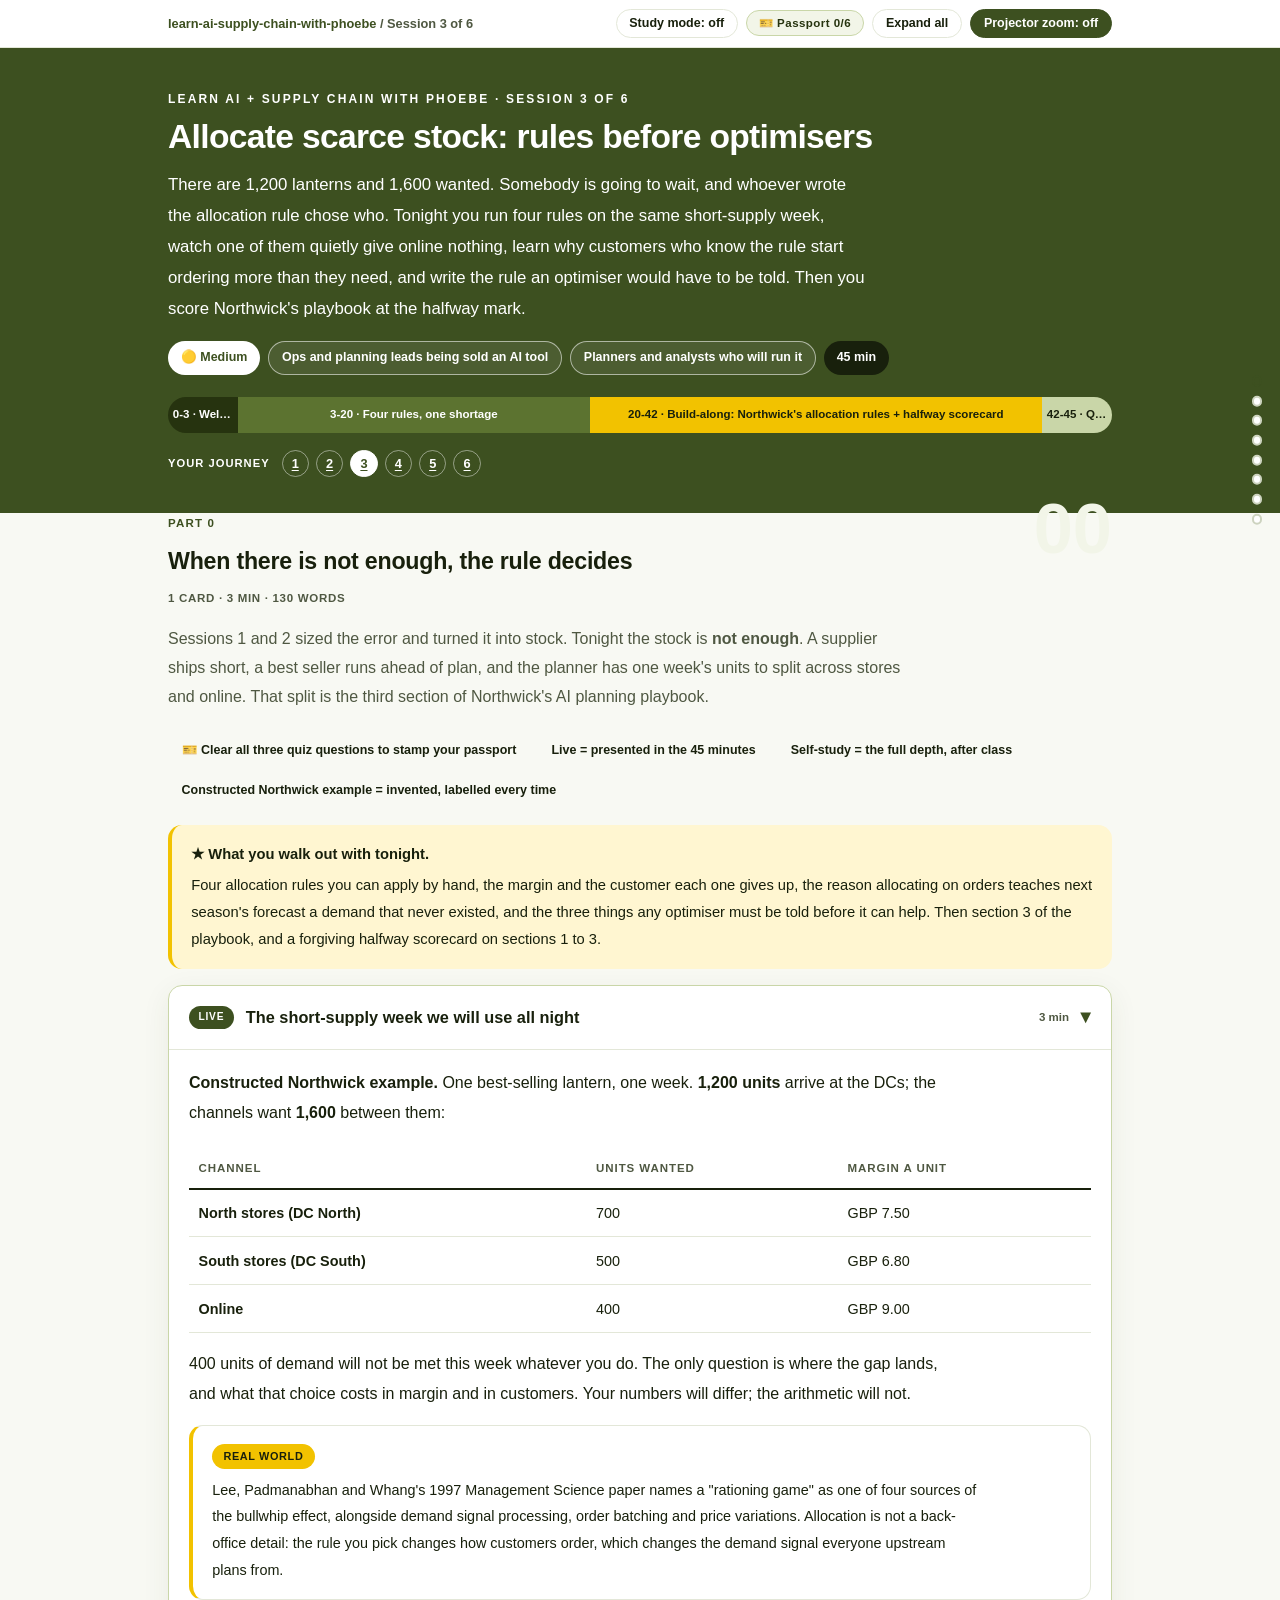
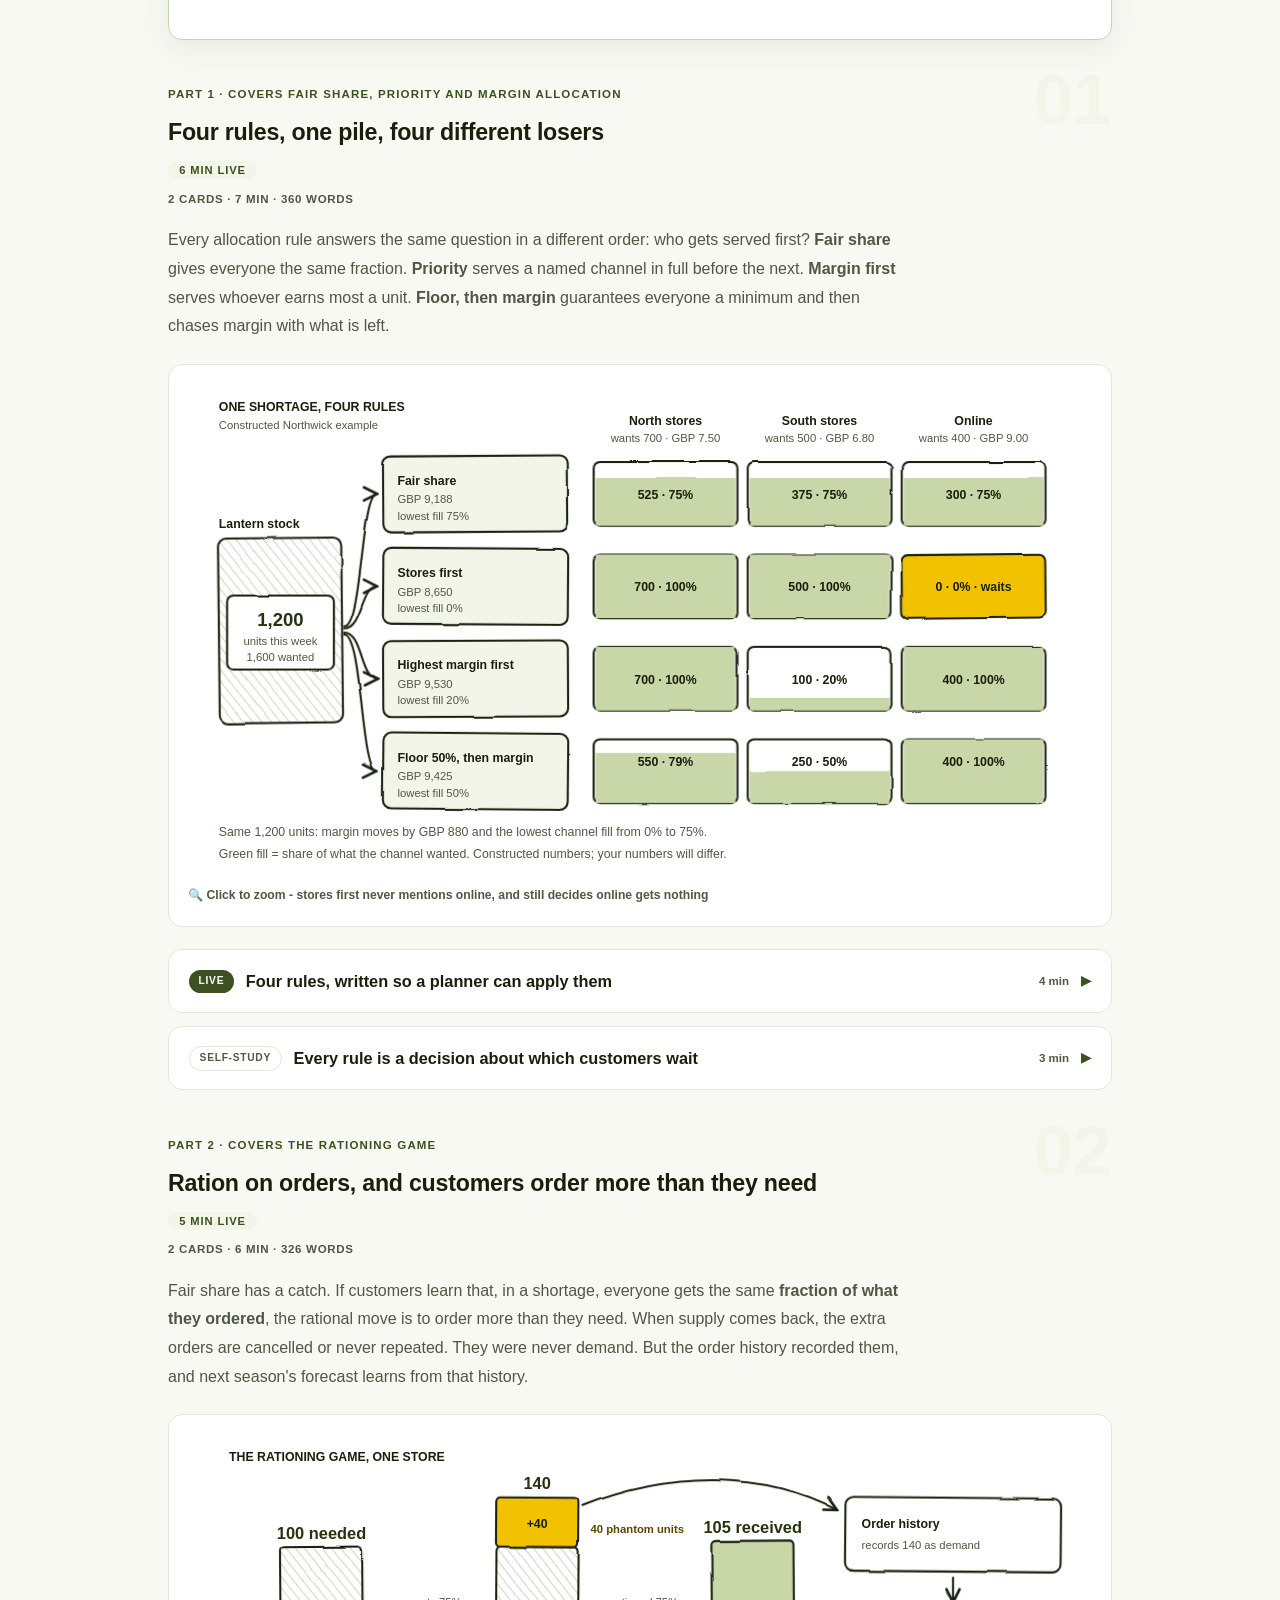
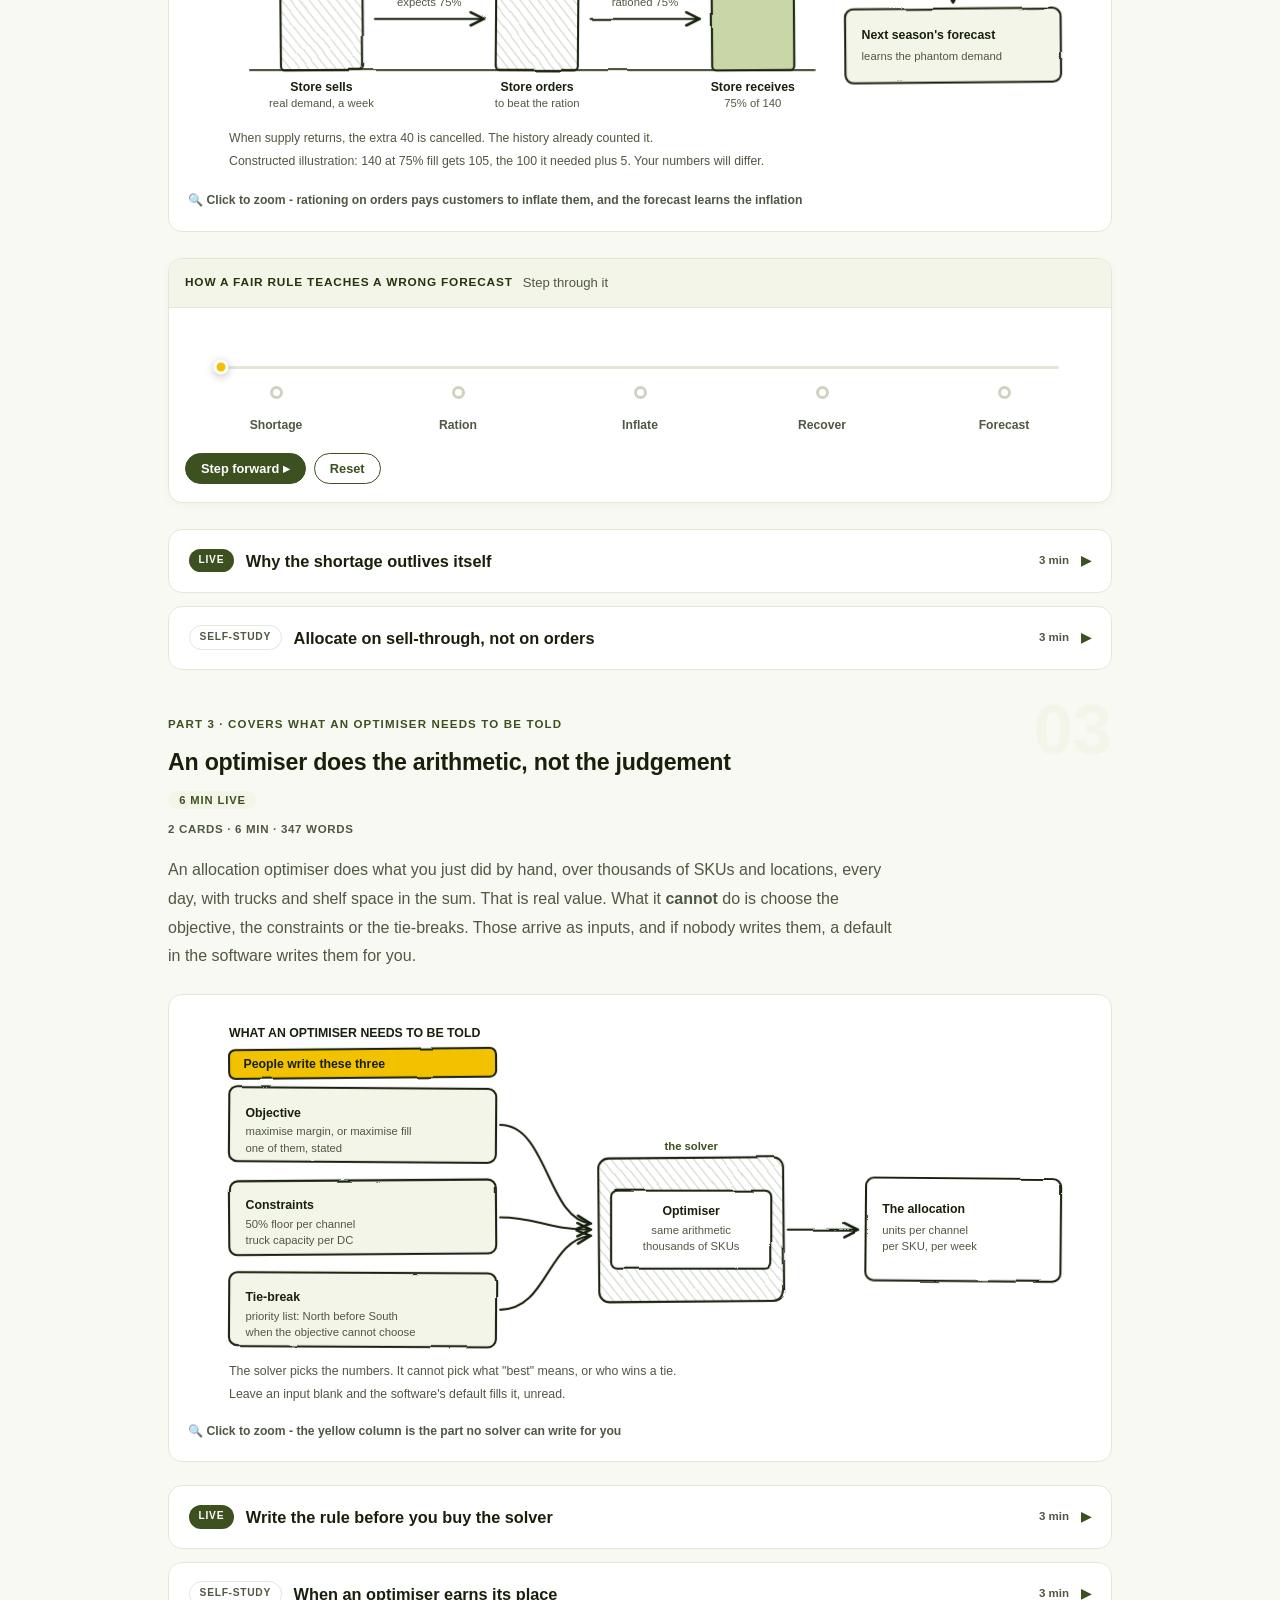
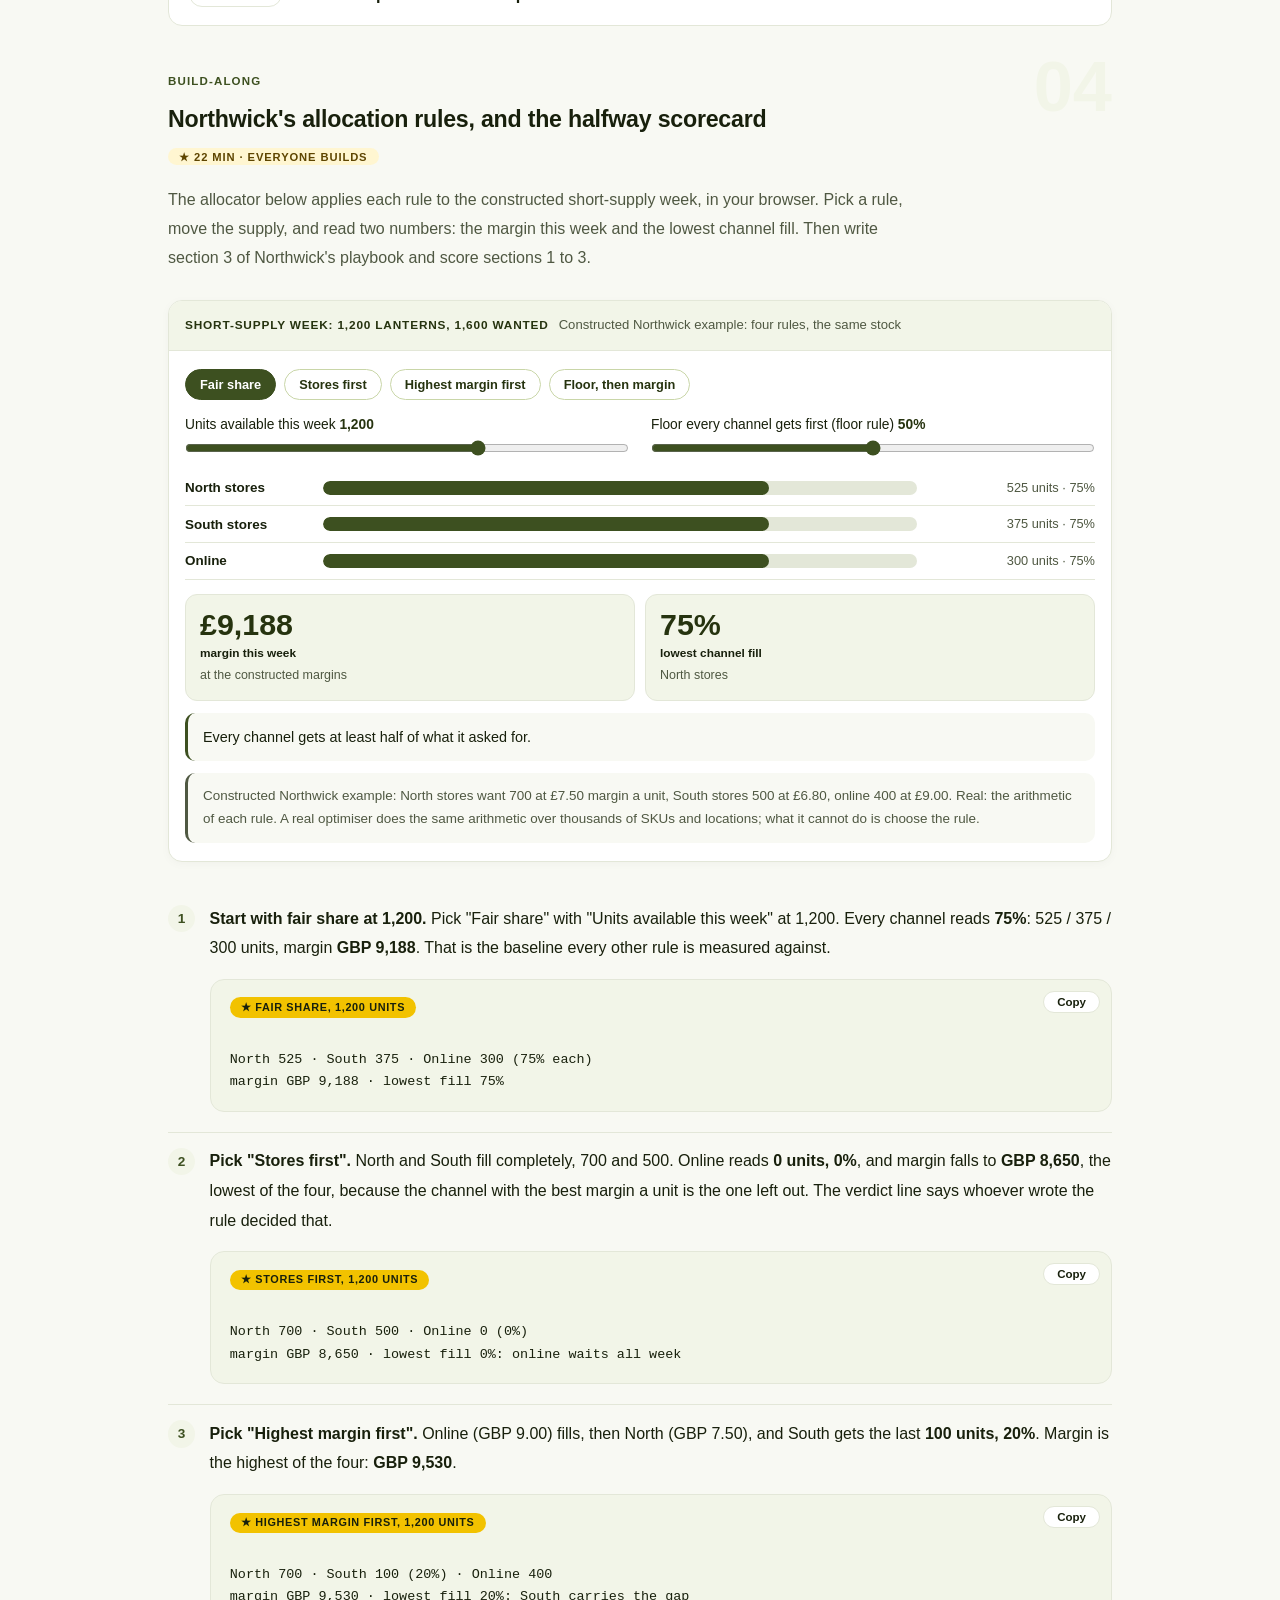
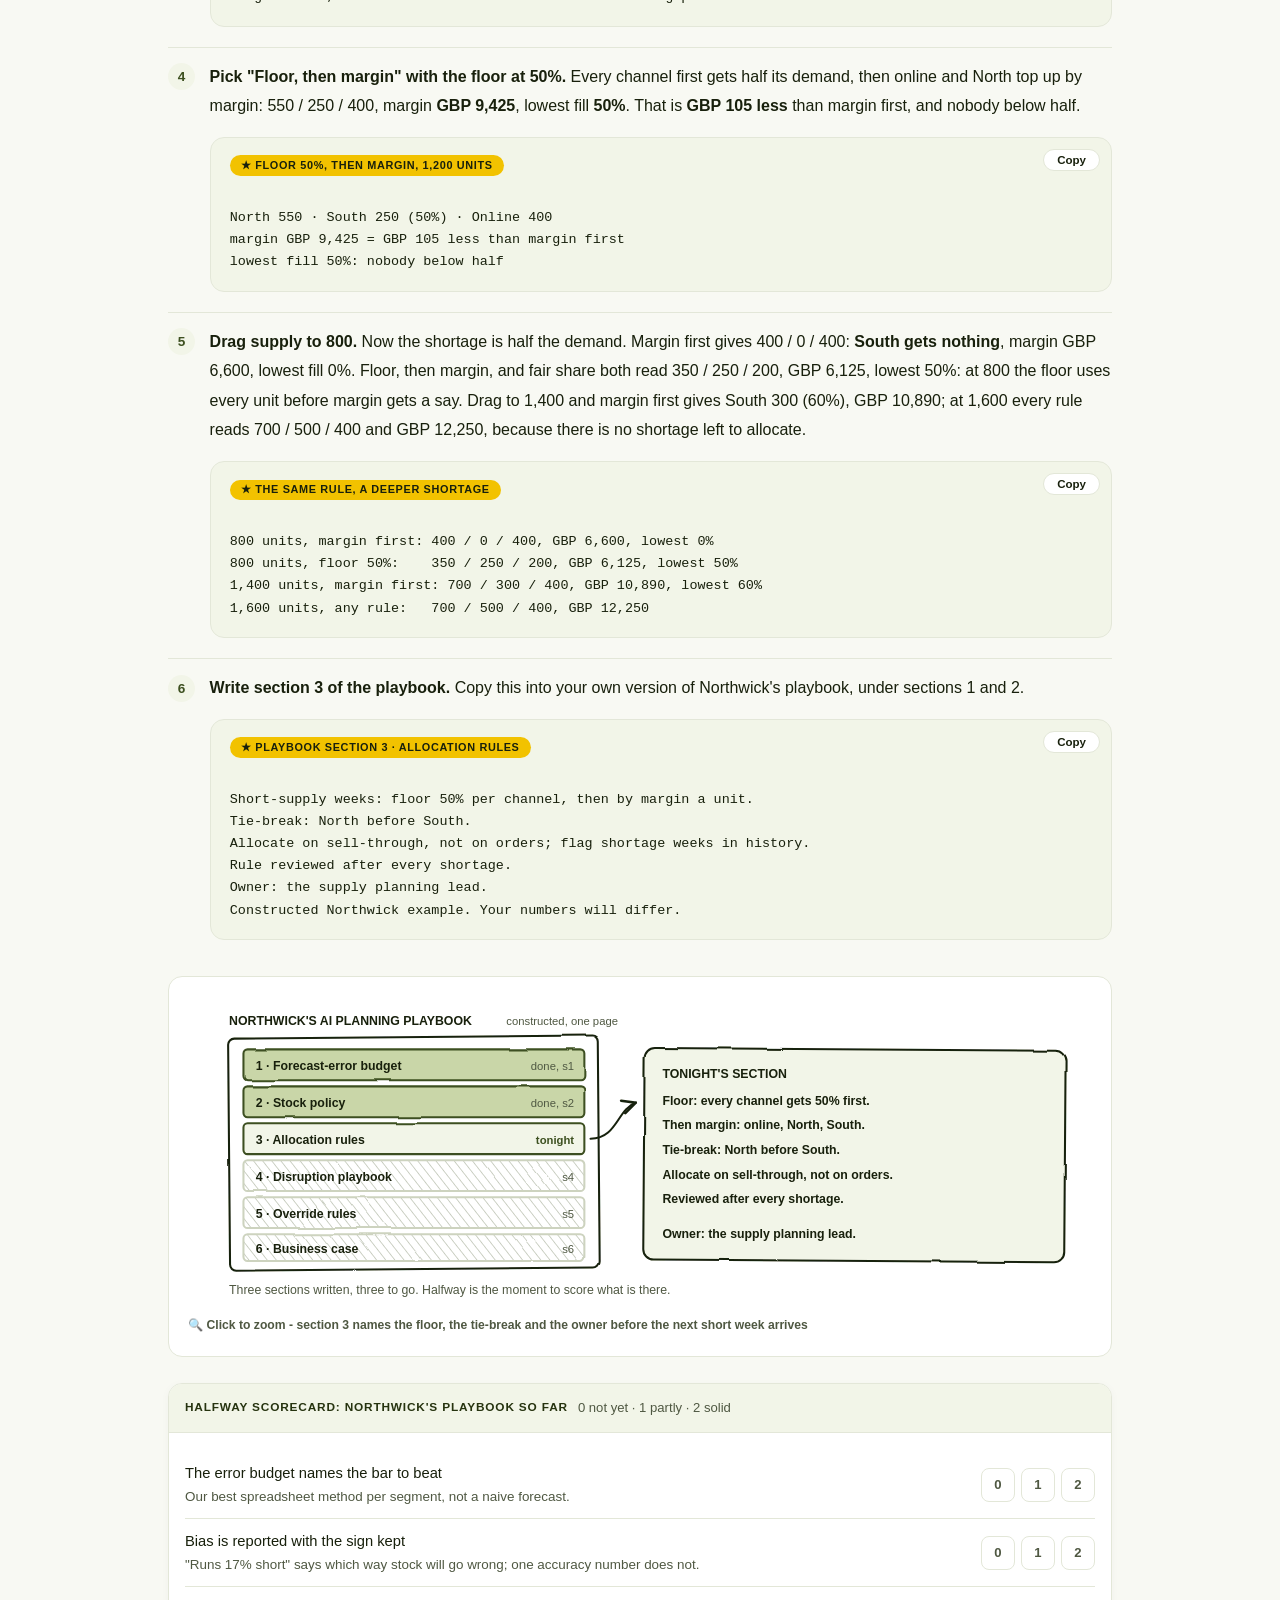
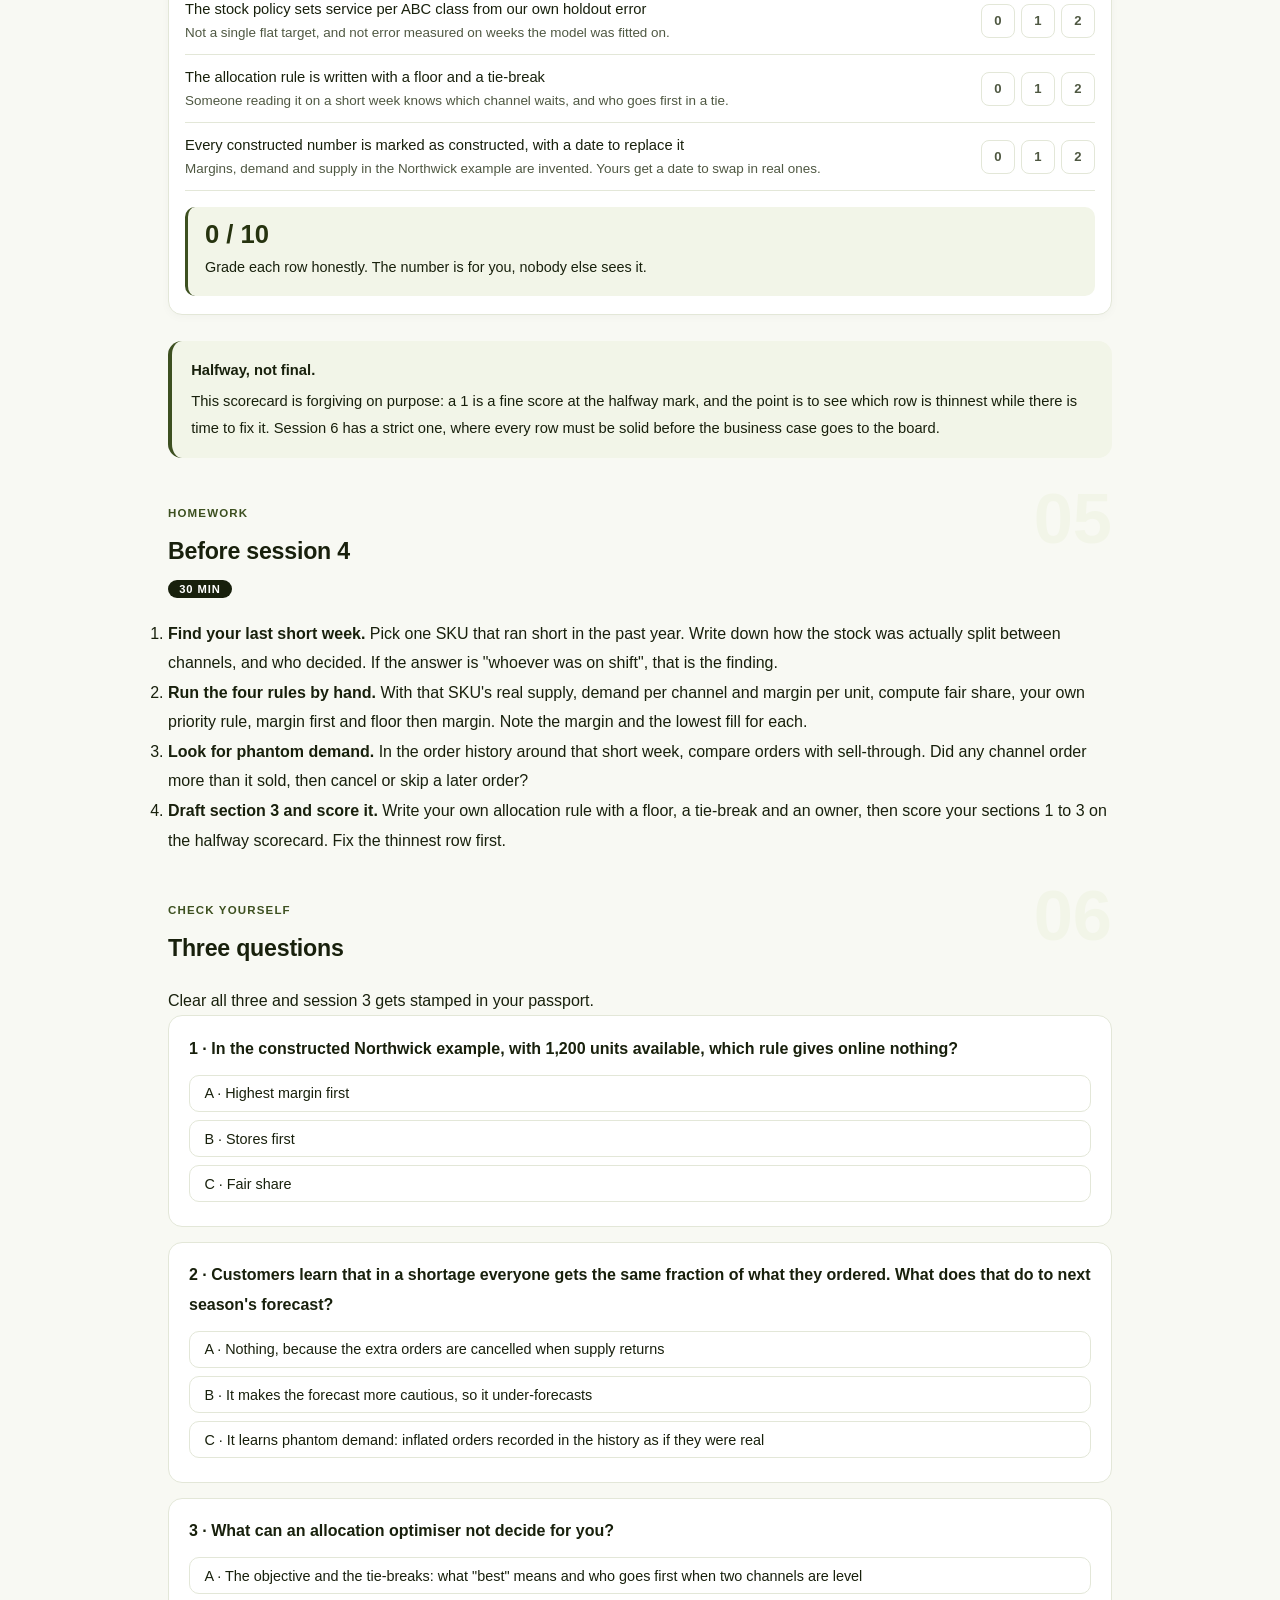
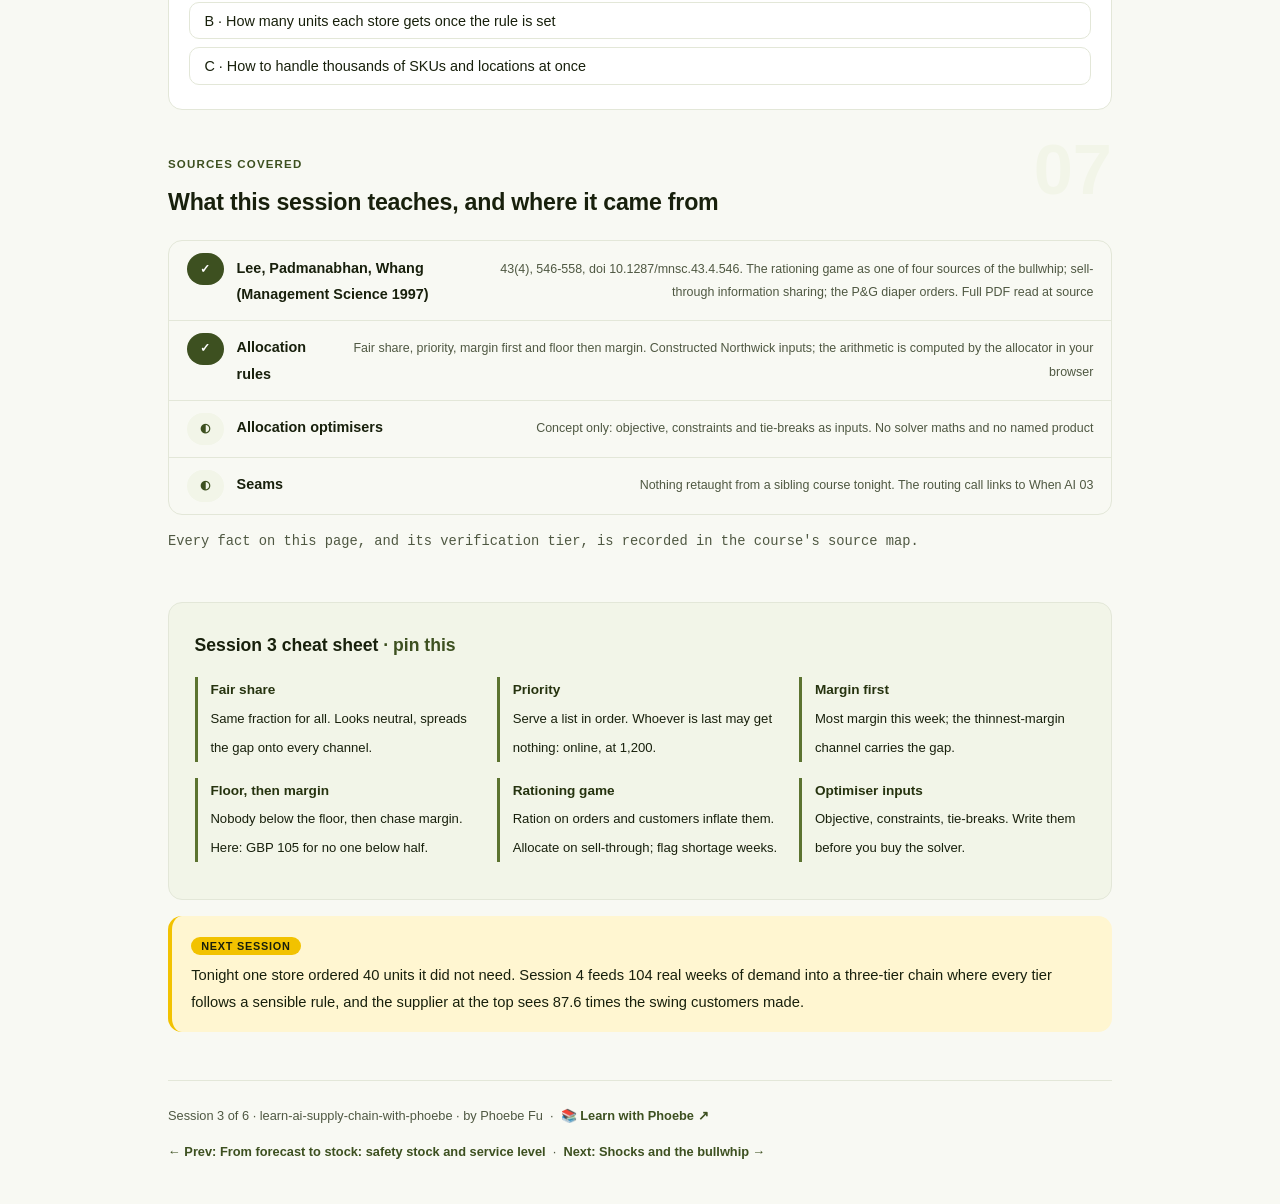
<file: courses/03-allocate-scarce-stock.html>
<!DOCTYPE html>
<html lang="en">
<head>
<meta charset="UTF-8">
<meta name="viewport" content="width=device-width, initial-scale=1.0">
<!-- social:start -->
<meta name="description" content="Session 3 of 6. A short-supply week: 1,200 lanterns for 1,600 wanted. Fair share, priority, margin-first and floor-then-margin rules, the rationing game, and what an optimiser must be told before it can allocate anything.">
<meta property="og:type" content="article">
<meta property="og:site_name" content="Learn with Phoebe">
<meta property="og:title" content="Allocate scarce stock: rules before optimisers - learn ai supply chain with phoebe">
<meta property="og:description" content="Session 3 of 6. Same 1,200 units, four rules: one gives online nothing, one starves South at 20 percent, one keeps everyone above half for GBP 105 less margin.">
<meta property="og:url" content="https://phoebefu6.github.io/learn-ai-supply-chain-with-phoebe/courses/03-allocate-scarce-stock.html">
<meta property="og:image" content="https://phoebefu6.github.io/learn-ai-supply-chain-with-phoebe/assets/og-cover.png">
<meta property="og:image:width" content="1200">
<meta property="og:image:height" content="630">
<meta name="twitter:card" content="summary_large_image">
<meta name="twitter:title" content="Allocate scarce stock: rules before optimisers - learn ai supply chain with phoebe">
<meta name="twitter:description" content="Session 3 of 6. Every allocation rule is a decision about which customers wait. Write it down before you buy a solver to apply it.">
<meta name="twitter:image" content="https://phoebefu6.github.io/learn-ai-supply-chain-with-phoebe/assets/og-cover.png">
<!-- social:end -->
<title>Session 3 · Allocate scarce stock: rules before optimisers - learn ai supply chain with phoebe</title>
<link rel="stylesheet" href="../assets/style.css?v=1">
</head>
<body>

<div class="toolbar">
  <div class="wrap">
    <span class="crumb"><a href="../index.html">learn-ai-supply-chain-with-phoebe</a> / Session 3 of 6</span>
    <button class="btn" id="toggle-all" type="button">Expand all</button>
    <button class="btn primary" id="zoom-toggle" type="button">Projector zoom: off</button>
  </div>
</div>

<header class="masthead">
  <div class="wrap">
    <div class="eyebrow">Learn AI + Supply Chain with Phoebe · Session 3 of 6</div>
    <h1>Allocate scarce stock: <span class="accent">rules before optimisers</span></h1>
    <p class="sub">There are 1,200 lanterns and 1,600 wanted. Somebody is going to wait, and whoever wrote the allocation rule chose who. Tonight you run four rules on the same short-supply week, watch one of them quietly give online nothing, learn why customers who know the rule start ordering more than they need, and write the rule an optimiser would have to be told. Then you score Northwick's playbook at the halfway mark.</p>
    <div class="chip-row">
      <span class="chip level">🟡 Medium</span>
      <span class="chip audience">Ops and planning leads being sold an AI tool</span>
      <span class="chip audience">Planners and analysts who will run it</span>
      <span class="chip time">45 min</span>
    </div>
    <div class="agenda">
      <span class="a1" style="flex:3">0-3 · Welcome</span>
      <span class="a2" style="flex:17">3-20 · Four rules, one shortage</span>
      <span class="a3" style="flex:22">20-42 · Build-along: Northwick's allocation rules + halfway scorecard</span>
      <span class="a4" style="flex:3">42-45 · Q&amp;A</span>
    </div>
  </div>
</header>

<main class="wrap">

  <!-- ============ INTRO ============ -->
  <section class="section" id="intro">
    <div class="section-kicker">
      <span class="klabel">Part 0</span>
      <h2>When there is not enough, the rule decides</h2>
    </div>
    <p class="lede">Sessions 1 and 2 sized the error and turned it into stock. Tonight the stock is <strong>not enough</strong>. A supplier ships short, a best seller runs ahead of plan, and the planner has one week's units to split across stores and online. That split is the third section of Northwick's AI planning playbook.</p>

    <div class="legend">
      <span class="pill">🎫 Clear all three quiz questions to stamp your passport</span>
      <span class="pill">Live = presented in the 45 minutes</span>
      <span class="pill">Self-study = the full depth, after class</span>
      <span class="pill">Constructed Northwick example = invented, labelled every time</span>
    </div>

    <div class="callout win">
      <p><strong>★ What you walk out with tonight.</strong> Four allocation rules you can apply by hand, the margin and the customer each one gives up, the reason allocating on orders teaches next season's forecast a demand that never existed, and the three things any optimiser must be told before it can help. Then section 3 of the playbook, and a forgiving halfway scorecard on sections 1 to 3.</p>
    </div>

    <details class="card" open>
      <summary><span class="mode live">Live</span>The short-supply week we will use all night<span class="mini">3 min</span><span class="caret">▶</span></summary>
      <div class="body">
        <p><strong>Constructed Northwick example.</strong> One best-selling lantern, one week. <strong>1,200 units</strong> arrive at the DCs; the channels want <strong>1,600</strong> between them:</p>
        <table class="clean">
          <tr><th>Channel</th><th>Units wanted</th><th>Margin a unit</th></tr>
          <tr><td><strong>North stores</strong> (DC North)</td><td>700</td><td>GBP 7.50</td></tr>
          <tr><td><strong>South stores</strong> (DC South)</td><td>500</td><td>GBP 6.80</td></tr>
          <tr><td><strong>Online</strong></td><td>400</td><td>GBP 9.00</td></tr>
        </table>
        <p>400 units of demand will not be met this week whatever you do. The only question is where the gap lands, and what that choice costs in margin and in customers. Your numbers will differ; the arithmetic will not.</p>
        <div class="callout example">
          <span class="ex-pill">Real world</span>
          <p>Lee, Padmanabhan and Whang's 1997 Management Science paper names a "rationing game" as one of four sources of the bullwhip effect, alongside demand signal processing, order batching and price variations. Allocation is not a back-office detail: the rule you pick changes how customers order, which changes the demand signal everyone upstream plans from.</p>
        </div>
      </div>
    </details>
  </section>

  <!-- ============ PART 1 ============ -->
  <section class="section" id="part-1">
    <div class="section-kicker">
      <span class="klabel">Part 1 · covers fair share, priority and margin allocation</span>
      <h2>Four rules, one pile, four different losers</h2>
      <span class="tag concept">6 min live</span>
    </div>
    <p class="lede">Every allocation rule answers the same question in a different order: who gets served first? <strong>Fair share</strong> gives everyone the same fraction. <strong>Priority</strong> serves a named channel in full before the next. <strong>Margin first</strong> serves whoever earns most a unit. <strong>Floor, then margin</strong> guarantees everyone a minimum and then chases margin with what is left.</p>

    <figure class="zoomable">
      <svg viewBox="0 0 880 478" xmlns="http://www.w3.org/2000/svg" role="img" aria-label="Constructed Northwick example. One pile of 1,200 lanterns flows through four rules into North stores, South stores and online. Fair share: 525, 375, 300, each 75 percent, margin GBP 9,188. Stores first: 700, 500, 0, online gets 0 percent, margin GBP 8,650. Highest margin first: 700, 100, 400, South gets 20 percent, margin GBP 9,530. Floor 50 percent then margin: 550, 250, 400, lowest fill 50 percent, margin GBP 9,425.">
        <defs>
          <filter id="s3aSk" x="-3%" y="-3%" width="106%" height="106%"><feTurbulence type="fractalNoise" baseFrequency="0.02" numOctaves="2" seed="31" result="n"/><feDisplacementMap in="SourceGraphic" in2="n" scale="2.4" xChannelSelector="R" yChannelSelector="G"/></filter>
          <pattern id="s3aHc" patternUnits="userSpaceOnUse" width="7" height="7" patternTransform="rotate(-38)"><line x1="0" y1="0" x2="0" y2="7" stroke="#3D5020" stroke-width="1" opacity=".5"/></pattern>
          <marker id="s3aAr" viewBox="0 0 10 10" refX="9" refY="5" markerWidth="8" markerHeight="8" orient="auto"><path d="M1 1 L9 5 L1 9" fill="none" stroke="#18200C" stroke-width="1.6" stroke-linecap="round"/></marker>
        </defs>
        <style>
          .s3aH { font: 800 12px Inter, sans-serif; fill: #18200C; }
          .s3aL { font: 600 12px Inter, sans-serif; fill: #18200C; }
          .s3aS { font: 400 11px Inter, sans-serif; fill: #4F5842; }
          .s3aV { font: 800 18px Inter, sans-serif; fill: #26330F; }
          .s3aA { font: 700 11px Inter, sans-serif; fill: #3D5020; }
          .s3aN { font: 400 12px Inter, sans-serif; fill: #4F5842; }
        </style>

        <text class="s3aH" x="30" y="26">ONE SHORTAGE, FOUR RULES</text>
        <text class="s3aS" x="30" y="44">Constructed Northwick example</text>

        <text class="s3aL" x="465" y="40" text-anchor="middle">North stores</text>
        <text class="s3aS" x="465" y="56" text-anchor="middle">wants 700 · GBP 7.50</text>
        <text class="s3aL" x="615" y="40" text-anchor="middle">South stores</text>
        <text class="s3aS" x="615" y="56" text-anchor="middle">wants 500 · GBP 6.80</text>
        <text class="s3aL" x="765" y="40" text-anchor="middle">Online</text>
        <text class="s3aS" x="765" y="56" text-anchor="middle">wants 400 · GBP 9.00</text>

        <g filter="url(#s3aSk)" fill="none" stroke="#18200C" stroke-width="2" stroke-linecap="round" stroke-linejoin="round">
          <!-- the pile -->
          <rect x="30" y="150" width="120" height="180" rx="8" transform="rotate(-0.6 90 240)" fill="url(#s3aHc)"/>
          <rect x="38" y="206" width="104" height="72" rx="6" fill="#FFFFFF"/>
          <!-- arrows pile to rules -->
          <path d="M152 236 C170 236 168 107 184 107" marker-end="url(#s3aAr)"/>
          <path d="M152 238 C170 238 168 197 184 197" marker-end="url(#s3aAr)"/>
          <path d="M152 242 C170 242 168 287 184 287" marker-end="url(#s3aAr)"/>
          <path d="M152 244 C170 244 168 377 184 377" marker-end="url(#s3aAr)"/>
          <!-- rule boxes -->
          <rect x="190" y="70" width="180" height="74" rx="8" transform="rotate(-0.4 280 107)" fill="#F2F5E8"/>
          <rect x="190" y="160" width="180" height="74" rx="8" transform="rotate(0.4 280 197)" fill="#F2F5E8"/>
          <rect x="190" y="250" width="180" height="74" rx="8" transform="rotate(-0.3 280 287)" fill="#F2F5E8"/>
          <rect x="190" y="340" width="180" height="74" rx="8" transform="rotate(0.5 280 377)" fill="#F2F5E8"/>
          <!-- row 1 fair share: 75 / 75 / 75 -->
          <rect x="395" y="76" width="140" height="62" rx="6" fill="#FFFFFF"/>
          <rect x="397" y="91.5" width="136" height="46.5" fill="#C9D6A8" stroke="none"/>
          <rect x="545" y="76" width="140" height="62" rx="6" fill="#FFFFFF"/>
          <rect x="547" y="91.5" width="136" height="46.5" fill="#C9D6A8" stroke="none"/>
          <rect x="695" y="76" width="140" height="62" rx="6" fill="#FFFFFF"/>
          <rect x="697" y="91.5" width="136" height="46.5" fill="#C9D6A8" stroke="none"/>
          <!-- row 2 stores first: 100 / 100 / 0 -->
          <rect x="395" y="166" width="140" height="62" rx="6" fill="#FFFFFF"/>
          <rect x="397" y="166" width="136" height="62" fill="#C9D6A8" stroke="none"/>
          <rect x="545" y="166" width="140" height="62" rx="6" fill="#FFFFFF"/>
          <rect x="547" y="166" width="136" height="62" fill="#C9D6A8" stroke="none"/>
          <rect x="695" y="166" width="140" height="62" rx="6" transform="rotate(-0.6 765 197)" fill="#F2C200"/>
          <!-- row 3 margin first: 100 / 20 / 100 -->
          <rect x="395" y="256" width="140" height="62" rx="6" fill="#FFFFFF"/>
          <rect x="397" y="256" width="136" height="62" fill="#C9D6A8" stroke="none"/>
          <rect x="545" y="256" width="140" height="62" rx="6" fill="#FFFFFF"/>
          <rect x="547" y="305.6" width="136" height="12.4" fill="#C9D6A8" stroke="none"/>
          <rect x="695" y="256" width="140" height="62" rx="6" fill="#FFFFFF"/>
          <rect x="697" y="256" width="136" height="62" fill="#C9D6A8" stroke="none"/>
          <!-- row 4 floor then margin: 79 / 50 / 100 -->
          <rect x="395" y="346" width="140" height="62" rx="6" fill="#FFFFFF"/>
          <rect x="397" y="359.3" width="136" height="48.7" fill="#C9D6A8" stroke="none"/>
          <rect x="545" y="346" width="140" height="62" rx="6" fill="#FFFFFF"/>
          <rect x="547" y="377" width="136" height="31" fill="#C9D6A8" stroke="none"/>
          <rect x="695" y="346" width="140" height="62" rx="6" fill="#FFFFFF"/>
          <rect x="697" y="346" width="136" height="62" fill="#C9D6A8" stroke="none"/>
        </g>

        <text class="s3aL" x="30" y="140">Lantern stock</text>
        <text class="s3aV" x="90" y="236" text-anchor="middle">1,200</text>
        <text class="s3aS" x="90" y="254" text-anchor="middle">units this week</text>
        <text class="s3aS" x="90" y="270" text-anchor="middle">1,600 wanted</text>

        <text class="s3aL" x="204" y="98">Fair share</text>
        <text class="s3aS" x="204" y="116">GBP 9,188</text>
        <text class="s3aS" x="204" y="132">lowest fill 75%</text>
        <text class="s3aL" x="204" y="188">Stores first</text>
        <text class="s3aS" x="204" y="206">GBP 8,650</text>
        <text class="s3aS" x="204" y="222">lowest fill 0%</text>
        <text class="s3aL" x="204" y="278">Highest margin first</text>
        <text class="s3aS" x="204" y="296">GBP 9,530</text>
        <text class="s3aS" x="204" y="312">lowest fill 20%</text>
        <text class="s3aL" x="204" y="368">Floor 50%, then margin</text>
        <text class="s3aS" x="204" y="386">GBP 9,425</text>
        <text class="s3aS" x="204" y="402">lowest fill 50%</text>

        <text class="s3aL" x="465" y="112" text-anchor="middle">525 · 75%</text>
        <text class="s3aL" x="615" y="112" text-anchor="middle">375 · 75%</text>
        <text class="s3aL" x="765" y="112" text-anchor="middle">300 · 75%</text>
        <text class="s3aL" x="465" y="202" text-anchor="middle">700 · 100%</text>
        <text class="s3aL" x="615" y="202" text-anchor="middle">500 · 100%</text>
        <text class="s3aL" x="765" y="202" text-anchor="middle">0 · 0% · waits</text>
        <text class="s3aL" x="465" y="292" text-anchor="middle">700 · 100%</text>
        <text class="s3aL" x="615" y="292" text-anchor="middle">100 · 20%</text>
        <text class="s3aL" x="765" y="292" text-anchor="middle">400 · 100%</text>
        <text class="s3aL" x="465" y="372" text-anchor="middle">550 · 79%</text>
        <text class="s3aL" x="615" y="372" text-anchor="middle">250 · 50%</text>
        <text class="s3aL" x="765" y="372" text-anchor="middle">400 · 100%</text>

        <text class="s3aN" x="30" y="440">Same 1,200 units: margin moves by GBP 880 and the lowest channel fill from 0% to 75%.</text>
        <text class="s3aN" x="30" y="462">Green fill = share of what the channel wanted. Constructed numbers; your numbers will differ.</text>
      </svg>
      <figcaption>🔍 Click to zoom - stores first never mentions online, and still decides online gets nothing</figcaption>
    </figure>

    <details class="card">
      <summary><span class="mode live">Live</span>Four rules, written so a planner can apply them<span class="mini">4 min</span><span class="caret">▶</span></summary>
      <div class="body">
        <table class="clean">
          <tr><th>Rule</th><th>How to apply it by hand</th><th>At 1,200 units (constructed)</th></tr>
          <tr><td><strong>Fair share</strong></td><td>Everyone gets the same fraction: supply divided by total demand, times what each channel wanted</td><td>1,200 / 1,600 = 75% each: 525 / 375 / 300, GBP 9,188</td></tr>
          <tr><td><strong>Stores first</strong> (priority)</td><td>Serve the priority list in order, each in full, until the units run out</td><td>700 / 500 / 0: online gets nothing, GBP 8,650</td></tr>
          <tr><td><strong>Highest margin first</strong></td><td>Sort channels by margin a unit, serve in that order</td><td>Online 400, North 700, South what is left: 100 (20%), GBP 9,530</td></tr>
          <tr><td><strong>Floor, then margin</strong></td><td>Give every channel a fixed share of its demand first (here 50%), then serve the rest by margin</td><td>350 / 250 / 200 first, then online +200, North +200: 550 / 250 / 400, GBP 9,425</td></tr>
        </table>
        <p>Read the last two rows together. The floor costs <strong>GBP 105</strong> of margin against margin first (9,530 minus 9,425) and buys this: no channel below half. Whether GBP 105 is cheap or expensive is a business judgement, and it is exactly the judgement the rule should write down.</p>
        <div class="callout tip">
          <p><strong>The one-line test.</strong> For any rule, ask: at this week's supply, which channel has the lowest fill, and would its manager sign the rule if they read that number first?</p>
        </div>
      </div>
    </details>

    <details class="card">
      <summary><span class="mode self">Self-study</span>Every rule is a decision about which customers wait<span class="mini">3 min</span><span class="caret">▶</span></summary>
      <div class="body">
        <p>There is no neutral rule. Fair share looks neutral and still spreads the shortage onto every customer, including the channel that earns most a unit. Stores first looks like loyalty to the shops and is, in practice, a decision that online customers see "out of stock" all week. Margin first looks like good business and lands the whole gap on South, the channel with the thinnest margin, which may also be the one with the most loyal customers.</p>
        <p>None of these is wrong. Each is a value judgement dressed as arithmetic. The professional norm is to <strong>write the judgement down</strong>, name who owns it, and review it after every shortage, so that the next short week is decided by a rule people agreed to and not by whoever was on shift.</p>
        <ul>
          <li><strong>Floor</strong> protects the relationship: no channel goes dark.</li>
          <li><strong>Margin</strong> protects this week's profit.</li>
          <li><strong>Tie-break</strong> settles the case the other two leave open, such as two channels with equal margin.</li>
        </ul>
      </div>
    </details>
  </section>

  <!-- ============ PART 2 ============ -->
  <section class="section" id="part-2">
    <div class="section-kicker">
      <span class="klabel">Part 2 · covers the rationing game</span>
      <h2>Ration on orders, and customers order more than they need</h2>
      <span class="tag concept">5 min live</span>
    </div>
    <p class="lede">Fair share has a catch. If customers learn that, in a shortage, everyone gets the same <strong>fraction of what they ordered</strong>, the rational move is to order more than they need. When supply comes back, the extra orders are cancelled or never repeated. They were never demand. But the order history recorded them, and next season's forecast learns from that history.</p>

    <figure class="zoomable">
      <svg viewBox="0 0 880 336" xmlns="http://www.w3.org/2000/svg" role="img" aria-label="Constructed illustration. A store that sells 100 units expects a 75 percent fill and orders 140. Rationed at 75 percent it receives 105. The extra 40 ordered units are phantom demand: the order history records 140, and next season's forecast learns demand that never existed.">
        <defs>
          <filter id="s3bSk" x="-3%" y="-3%" width="106%" height="106%"><feTurbulence type="fractalNoise" baseFrequency="0.02" numOctaves="2" seed="37" result="n"/><feDisplacementMap in="SourceGraphic" in2="n" scale="2.4" xChannelSelector="R" yChannelSelector="G"/></filter>
          <pattern id="s3bHc" patternUnits="userSpaceOnUse" width="7" height="7" patternTransform="rotate(-38)"><line x1="0" y1="0" x2="0" y2="7" stroke="#3D5020" stroke-width="1" opacity=".5"/></pattern>
          <marker id="s3bAr" viewBox="0 0 10 10" refX="9" refY="5" markerWidth="8" markerHeight="8" orient="auto"><path d="M1 1 L9 5 L1 9" fill="none" stroke="#18200C" stroke-width="1.6" stroke-linecap="round"/></marker>
        </defs>
        <style>
          .s3bH { font: 800 12px Inter, sans-serif; fill: #18200C; }
          .s3bL { font: 600 12px Inter, sans-serif; fill: #18200C; }
          .s3bS { font: 400 11px Inter, sans-serif; fill: #4F5842; }
          .s3bB { font: 800 11px Inter, sans-serif; fill: #5E4500; }
          .s3bV { font: 800 16px Inter, sans-serif; fill: #26330F; }
          .s3bN { font: 400 12px Inter, sans-serif; fill: #4F5842; }
        </style>

        <text class="s3bH" x="40" y="26">THE RATIONING GAME, ONE STORE</text>

        <g filter="url(#s3bSk)" fill="none" stroke="#18200C" stroke-width="2" stroke-linecap="round" stroke-linejoin="round">
          <path d="M60 230 L610 230" stroke="#4F5842"/>
          <rect x="90" y="110" width="80" height="120" rx="4" transform="rotate(-0.5 130 170)" fill="url(#s3bHc)"/>
          <rect x="300" y="110" width="80" height="120" rx="4" transform="rotate(0.4 340 170)" fill="url(#s3bHc)"/>
          <rect x="300" y="62" width="80" height="48" rx="4" transform="rotate(0.4 340 86)" fill="#F2C200"/>
          <rect x="510" y="104" width="80" height="126" rx="4" transform="rotate(-0.4 550 167)" fill="#C9D6A8"/>
          <path d="M182 180 L288 180" marker-end="url(#s3bAr)"/>
          <path d="M392 180 L498 180" marker-end="url(#s3bAr)"/>
          <path d="M384 70 C470 36 560 36 632 74" marker-end="url(#s3bAr)"/>
          <rect x="640" y="62" width="210" height="72" rx="8" transform="rotate(0.5 745 98)" fill="#FFFFFF"/>
          <path d="M745 140 L745 164" marker-end="url(#s3bAr)"/>
          <rect x="640" y="170" width="210" height="72" rx="8" transform="rotate(-0.5 745 206)" fill="#F2F5E8"/>
        </g>

        <text class="s3bV" x="130" y="102" text-anchor="middle">100 needed</text>
        <text class="s3bV" x="340" y="54" text-anchor="middle">140</text>
        <text class="s3bL" x="340" y="92" text-anchor="middle">+40</text>
        <text class="s3bB" x="392" y="96">40 phantom units</text>
        <text class="s3bV" x="550" y="96" text-anchor="middle">105 received</text>

        <text class="s3bS" x="235" y="168" text-anchor="middle">expects 75%</text>
        <text class="s3bS" x="445" y="168" text-anchor="middle">rationed 75%</text>

        <text class="s3bL" x="130" y="250" text-anchor="middle">Store sells</text>
        <text class="s3bS" x="130" y="266" text-anchor="middle">real demand, a week</text>
        <text class="s3bL" x="340" y="250" text-anchor="middle">Store orders</text>
        <text class="s3bS" x="340" y="266" text-anchor="middle">to beat the ration</text>
        <text class="s3bL" x="550" y="250" text-anchor="middle">Store receives</text>
        <text class="s3bS" x="550" y="266" text-anchor="middle">75% of 140</text>

        <text class="s3bL" x="656" y="92">Order history</text>
        <text class="s3bS" x="656" y="112">records 140 as demand</text>
        <text class="s3bL" x="656" y="200">Next season's forecast</text>
        <text class="s3bS" x="656" y="220">learns the phantom demand</text>

        <text class="s3bN" x="40" y="300">When supply returns, the extra 40 is cancelled. The history already counted it.</text>
        <text class="s3bN" x="40" y="322">Constructed illustration: 140 at 75% fill gets 105, the 100 it needed plus 5. Your numbers will differ.</text>
      </svg>
      <figcaption>🔍 Click to zoom - rationing on orders pays customers to inflate them, and the forecast learns the inflation</figcaption>
    </figure>

    <div class="tick" data-stages="Shortage|Ration|Inflate|Recover|Forecast" data-title="How a fair rule teaches a wrong forecast">
      <p class="tick-note" data-stage="0"><b>Shortage.</b> Supply is 75% of what the channels ordered last time. Customers notice.</p>
      <p class="tick-note" data-stage="1"><b>Ration.</b> The rule gives every customer 75% of what it ordered. Fair, on paper.</p>
      <p class="tick-note" data-stage="2"><b>Inflate.</b> A store that needs 100 orders 140 so that 75% covers it. Everyone does the same.</p>
      <p class="tick-note" data-stage="3"><b>Recover.</b> Supply returns. The extra orders are cancelled or never repeated. They were never demand.</p>
      <p class="tick-note" data-stage="4"><b>Forecast.</b> The order history still shows a spike. Next season's forecast plans for it. Constructed illustration.</p>
    </div>

    <details class="card">
      <summary><span class="mode live">Live</span>Why the shortage outlives itself<span class="mini">3 min</span><span class="caret">▶</span></summary>
      <div class="body">
        <p>Lee, Padmanabhan and Whang (Management Science, 1997) name the rationing game as one of <strong>four sources of the bullwhip effect</strong>: demand signal processing, the rationing game, order batching and price variations. The mechanism above is why it belongs on that list: the allocation rule changes how customers order, and the inflated orders travel upstream as if they were real.</p>
        <p>Two consequences for Northwick. First, a shortage week's orders are a <strong>bad training signal</strong>: if they reach the forecast unflagged, the forecast learns the panic. Second, the bigger the shortage and the more predictable the rationing rule, the bigger the inflation. Session 4 runs the bullwhip itself on 104 real weeks; tonight you only need to know that the allocation rule is one of the levers.</p>
        <div class="callout example">
          <span class="ex-pill">Real world</span>
          <p>The same paper reports that Procter &amp; Gamble "found that the diaper orders issued by the distributors have a degree of variability". That is the bullwhip in one line: orders upstream swinging more than the end demand behind them, which is what the rationing game helps produce.</p>
        </div>
      </div>
    </details>

    <details class="card">
      <summary><span class="mode self">Self-study</span>Allocate on sell-through, not on orders<span class="mini">3 min</span><span class="caret">▶</span></summary>
      <div class="body">
        <p>Among the counteracting actions, the Management Science paper lists "information sharing of sell-through and inventory status data". For allocation that becomes a simple rule: <strong>split scarce stock by what each channel actually sold</strong> in recent weeks, not by what it ordered this week. A store that orders 140 but sold 100 a week gets its share of 100. Inflating the order earns nothing, so nobody bothers.</p>
        <ul>
          <li><strong>What it needs:</strong> point-of-sale and online sales by channel, and stock on hand, visible to the planner on the day of the shortage.</li>
          <li><strong>What it fixes:</strong> the incentive to inflate, and the phantom spike in next season's history.</li>
          <li><strong>What to flag anyway:</strong> mark shortage weeks in the demand history, so the forecast in session 1's playground never learns from rationed sales as if they were full demand.</li>
        </ul>
        <p>The paper's other counteracting actions belong to session 4, where the information sharing is measured on a three-tier chain.</p>
      </div>
    </details>
  </section>

  <!-- ============ PART 3 ============ -->
  <section class="section" id="part-3">
    <div class="section-kicker">
      <span class="klabel">Part 3 · covers what an optimiser needs to be told</span>
      <h2>An optimiser does the arithmetic, not the judgement</h2>
      <span class="tag concept">6 min live</span>
    </div>
    <p class="lede">An allocation optimiser does what you just did by hand, over thousands of SKUs and locations, every day, with trucks and shelf space in the sum. That is real value. What it <strong>cannot</strong> do is choose the objective, the constraints or the tie-breaks. Those arrive as inputs, and if nobody writes them, a default in the software writes them for you.</p>

    <figure class="zoomable">
      <svg viewBox="0 0 880 386" xmlns="http://www.w3.org/2000/svg" role="img" aria-label="Three decision inputs written by people: the objective, maximise margin or fill; the constraints, a 50 percent floor per channel and truck capacity per DC; and the tie-break, a priority list with North before South. All three feed an optimiser that does the same arithmetic over thousands of SKUs, locations and days, which produces the allocation in units per channel.">
        <defs>
          <filter id="s3cSk" x="-3%" y="-3%" width="106%" height="106%"><feTurbulence type="fractalNoise" baseFrequency="0.02" numOctaves="2" seed="41" result="n"/><feDisplacementMap in="SourceGraphic" in2="n" scale="2.4" xChannelSelector="R" yChannelSelector="G"/></filter>
          <pattern id="s3cHc" patternUnits="userSpaceOnUse" width="7" height="7" patternTransform="rotate(-38)"><line x1="0" y1="0" x2="0" y2="7" stroke="#3D5020" stroke-width="1" opacity=".5"/></pattern>
          <marker id="s3cAr" viewBox="0 0 10 10" refX="9" refY="5" markerWidth="8" markerHeight="8" orient="auto"><path d="M1 1 L9 5 L1 9" fill="none" stroke="#18200C" stroke-width="1.6" stroke-linecap="round"/></marker>
        </defs>
        <style>
          .s3cH { font: 800 12px Inter, sans-serif; fill: #18200C; }
          .s3cL { font: 600 12px Inter, sans-serif; fill: #18200C; }
          .s3cS { font: 400 11px Inter, sans-serif; fill: #4F5842; }
          .s3cA { font: 700 11px Inter, sans-serif; fill: #3D5020; }
          .s3cN { font: 400 12px Inter, sans-serif; fill: #4F5842; }
        </style>

        <text class="s3cH" x="40" y="22">WHAT AN OPTIMISER NEEDS TO BE TOLD</text>

        <g filter="url(#s3cSk)" fill="none" stroke="#18200C" stroke-width="2" stroke-linecap="round" stroke-linejoin="round">
          <rect x="40" y="34" width="260" height="28" rx="6" transform="rotate(-0.5 170 48)" fill="#F2C200"/>
          <rect x="40" y="72" width="260" height="72" rx="8" transform="rotate(0.4 170 108)" fill="#F2F5E8"/>
          <rect x="40" y="162" width="260" height="72" rx="8" transform="rotate(-0.4 170 198)" fill="#F2F5E8"/>
          <rect x="40" y="252" width="260" height="72" rx="8" transform="rotate(0.3 170 288)" fill="#F2F5E8"/>
          <path d="M304 108 C350 108 350 200 392 204" marker-end="url(#s3cAr)"/>
          <path d="M304 198 C340 198 350 210 392 210" marker-end="url(#s3cAr)"/>
          <path d="M304 288 C350 288 350 220 392 216" marker-end="url(#s3cAr)"/>
          <rect x="400" y="140" width="180" height="140" rx="10" transform="rotate(-0.5 490 210)" fill="url(#s3cHc)"/>
          <rect x="412" y="172" width="156" height="76" rx="6" fill="#FFFFFF"/>
          <path d="M584 210 L652 210" marker-end="url(#s3cAr)"/>
          <rect x="660" y="160" width="190" height="100" rx="8" transform="rotate(0.5 755 210)" fill="#FFFFFF"/>
        </g>

        <text class="s3cL" x="54" y="53">People write these three</text>

        <text class="s3cL" x="56" y="100">Objective</text>
        <text class="s3cS" x="56" y="118">maximise margin, or maximise fill</text>
        <text class="s3cS" x="56" y="134">one of them, stated</text>
        <text class="s3cL" x="56" y="190">Constraints</text>
        <text class="s3cS" x="56" y="208">50% floor per channel</text>
        <text class="s3cS" x="56" y="224">truck capacity per DC</text>
        <text class="s3cL" x="56" y="280">Tie-break</text>
        <text class="s3cS" x="56" y="298">priority list: North before South</text>
        <text class="s3cS" x="56" y="314">when the objective cannot choose</text>

        <text class="s3cL" x="490" y="196" text-anchor="middle">Optimiser</text>
        <text class="s3cS" x="490" y="214" text-anchor="middle">same arithmetic</text>
        <text class="s3cS" x="490" y="230" text-anchor="middle">thousands of SKUs</text>
        <text class="s3cA" x="490" y="132" text-anchor="middle">the solver</text>

        <text class="s3cL" x="676" y="194">The allocation</text>
        <text class="s3cS" x="676" y="214">units per channel</text>
        <text class="s3cS" x="676" y="230">per SKU, per week</text>

        <text class="s3cN" x="40" y="352">The solver picks the numbers. It cannot pick what "best" means, or who wins a tie.</text>
        <text class="s3cN" x="40" y="374">Leave an input blank and the software's default fills it, unread.</text>
      </svg>
      <figcaption>🔍 Click to zoom - the yellow column is the part no solver can write for you</figcaption>
    </figure>

    <details class="card">
      <summary><span class="mode live">Live</span>Write the rule before you buy the solver<span class="mini">3 min</span><span class="caret">▶</span></summary>
      <div class="body">
        <p>A vendor demo of an allocation optimiser usually shows the output: tidy units per store, higher margin than last year's manual split. Ask what it was told:</p>
        <ul>
          <li><strong>Objective.</strong> Margin, fill, revenue, or a weighted mix? Margin first at 1,200 units leaves South at 20 percent in the constructed Northwick example. If the objective is pure margin, the optimiser will do the same thing, faster, across every SKU.</li>
          <li><strong>Constraints.</strong> Is there a floor per channel? Truck capacity per DC? A minimum display quantity per store? A constraint left out is a customer the solver is free to starve.</li>
          <li><strong>Tie-breaks.</strong> When two channels score the same, who goes first? If nobody says, the answer is whatever order the data happened to arrive in.</li>
        </ul>
        <p>If you can write those three lines for one SKU on one short week, you can check the optimiser's output against them. If you cannot, the optimiser is not the problem yet.</p>
        <div class="callout example">
          <span class="ex-pill">Real world</span>
          <p>The rationing game was named in 1997 for a reason that has not gone away: Lee, Padmanabhan and Whang list it beside order batching and price variations as a source of distortion that sits in how the chain is run, not in how demand behaves. A faster solver applying the same order-based rule distorts faster.</p>
        </div>
      </div>
    </details>

    <details class="card">
      <summary><span class="mode self">Self-study</span>When an optimiser earns its place<span class="mini">3 min</span><span class="caret">▶</span></summary>
      <div class="body">
        <p>The routing call mirrors session 1's spreadsheet-or-model question, and the general version lives in <a href="https://phoebefu6.github.io/learn-when-ai-with-phoebe/courses/03-when-classic-ml-wins.html">When AI: when classic ML wins ↗</a>.</p>
        <ul>
          <li><strong>A written rule is enough</strong> when shortages are occasional, involve a handful of SKUs and channels, and happen about weekly. A planner applies floor-then-margin by hand in minutes, as you will in the build-along.</li>
          <li><strong>An optimiser earns its place</strong> when the same decision runs over many SKUs times many locations, daily, with shared constraints between them (one truck, one DC, one supplier allocation) that a person cannot hold in their head.</li>
          <li><strong>Either way</strong>, the objective, the constraints and the tie-breaks are the same three lines. The optimiser scales the rule; it does not replace writing it.</li>
        </ul>
        <p>The maths of multi-location inventory optimisation is out of scope here; the concept is what matters for the buying decision.</p>
      </div>
    </details>
  </section>

  <!-- ============ DEMO ============ -->
  <section class="section" id="demo-1">
    <div class="section-kicker">
      <span class="klabel">Build-along</span>
      <h2>Northwick's allocation rules, and the halfway scorecard</h2>
      <span class="tag demo">★ 22 min · everyone builds</span>
    </div>
    <p class="lede">The allocator below applies each rule to the constructed short-supply week, in your browser. Pick a rule, move the supply, and read two numbers: the margin this week and the lowest channel fill. Then write section 3 of Northwick's playbook and score sections 1 to 3.</p>

    <div id="asc-alloc"></div>

    <div class="steps">
      <div class="step"><p><strong>Start with fair share at 1,200.</strong> Pick "Fair share" with "Units available this week" at 1,200. Every channel reads <strong>75%</strong>: 525 / 375 / 300 units, margin <strong>GBP 9,188</strong>. That is the baseline every other rule is measured against.</p>
        <div class="prompt-box good"><span class="label">★ Fair share, 1,200 units</span>
North 525 · South 375 · Online 300 (75% each)
margin GBP 9,188 · lowest fill 75%</div></div>
      <div class="step"><p><strong>Pick "Stores first".</strong> North and South fill completely, 700 and 500. Online reads <strong>0 units, 0%</strong>, and margin falls to <strong>GBP 8,650</strong>, the lowest of the four, because the channel with the best margin a unit is the one left out. The verdict line says whoever wrote the rule decided that.</p>
        <div class="prompt-box good"><span class="label">★ Stores first, 1,200 units</span>
North 700 · South 500 · Online 0 (0%)
margin GBP 8,650 · lowest fill 0%: online waits all week</div></div>
      <div class="step"><p><strong>Pick "Highest margin first".</strong> Online (GBP 9.00) fills, then North (GBP 7.50), and South gets the last <strong>100 units, 20%</strong>. Margin is the highest of the four: <strong>GBP 9,530</strong>.</p>
        <div class="prompt-box good"><span class="label">★ Highest margin first, 1,200 units</span>
North 700 · South 100 (20%) · Online 400
margin GBP 9,530 · lowest fill 20%: South carries the gap</div></div>
      <div class="step"><p><strong>Pick "Floor, then margin" with the floor at 50%.</strong> Every channel first gets half its demand, then online and North top up by margin: 550 / 250 / 400, margin <strong>GBP 9,425</strong>, lowest fill <strong>50%</strong>. That is <strong>GBP 105 less</strong> than margin first, and nobody below half.</p>
        <div class="prompt-box good"><span class="label">★ Floor 50%, then margin, 1,200 units</span>
North 550 · South 250 (50%) · Online 400
margin GBP 9,425 = GBP 105 less than margin first
lowest fill 50%: nobody below half</div></div>
      <div class="step"><p><strong>Drag supply to 800.</strong> Now the shortage is half the demand. Margin first gives 400 / 0 / 400: <strong>South gets nothing</strong>, margin GBP 6,600, lowest fill 0%. Floor, then margin, and fair share both read 350 / 250 / 200, GBP 6,125, lowest 50%: at 800 the floor uses every unit before margin gets a say. Drag to 1,400 and margin first gives South 300 (60%), GBP 10,890; at 1,600 every rule reads 700 / 500 / 400 and GBP 12,250, because there is no shortage left to allocate.</p>
        <div class="prompt-box good"><span class="label">★ The same rule, a deeper shortage</span>
800 units, margin first: 400 / 0 / 400, GBP 6,600, lowest 0%
800 units, floor 50%:    350 / 250 / 200, GBP 6,125, lowest 50%
1,400 units, margin first: 700 / 300 / 400, GBP 10,890, lowest 60%
1,600 units, any rule:   700 / 500 / 400, GBP 12,250</div></div>
      <div class="step"><p><strong>Write section 3 of the playbook.</strong> Copy this into your own version of Northwick's playbook, under sections 1 and 2.</p>
        <div class="prompt-box good"><span class="label">★ Playbook section 3 · allocation rules</span>
Short-supply weeks: floor 50% per channel, then by margin a unit.
Tie-break: North before South.
Allocate on sell-through, not on orders; flag shortage weeks in history.
Rule reviewed after every shortage.
Owner: the supply planning lead.
Constructed Northwick example. Your numbers will differ.</div></div>
    </div>

    <figure class="zoomable">
      <svg viewBox="0 0 880 300" xmlns="http://www.w3.org/2000/svg" role="img" aria-label="Northwick's AI planning playbook as a one-page document with six sections. Sections 1 and 2, the forecast-error budget and the stock policy, are done. Section 3, allocation rules, is written tonight: floor 50 percent per channel then margin, tie-break North before South, allocate on sell-through, reviewed after every shortage, owned by the supply planning lead. Sections 4 to 6 are still empty.">
        <defs>
          <filter id="s3dSk" x="-3%" y="-3%" width="106%" height="106%"><feTurbulence type="fractalNoise" baseFrequency="0.02" numOctaves="2" seed="43" result="n"/><feDisplacementMap in="SourceGraphic" in2="n" scale="2.4" xChannelSelector="R" yChannelSelector="G"/></filter>
          <pattern id="s3dHc" patternUnits="userSpaceOnUse" width="7" height="7" patternTransform="rotate(-38)"><line x1="0" y1="0" x2="0" y2="7" stroke="#3D5020" stroke-width="1" opacity=".5"/></pattern>
          <marker id="s3dAr" viewBox="0 0 10 10" refX="9" refY="5" markerWidth="8" markerHeight="8" orient="auto"><path d="M1 1 L9 5 L1 9" fill="none" stroke="#18200C" stroke-width="1.6" stroke-linecap="round"/></marker>
        </defs>
        <style>
          .s3dH { font: 800 12px Inter, sans-serif; fill: #18200C; }
          .s3dL { font: 600 12px Inter, sans-serif; fill: #18200C; }
          .s3dS { font: 400 11px Inter, sans-serif; fill: #4F5842; }
          .s3dA { font: 700 11px Inter, sans-serif; fill: #3D5020; }
          .s3dN { font: 400 12px Inter, sans-serif; fill: #4F5842; }
        </style>

        <text class="s3dH" x="40" y="28">NORTHWICK'S AI PLANNING PLAYBOOK</text>
        <text class="s3dS" x="310" y="28">constructed, one page</text>

        <g filter="url(#s3dSk)" fill="none" stroke="#18200C" stroke-width="2" stroke-linecap="round" stroke-linejoin="round">
          <rect x="40" y="40" width="360" height="226" rx="6" transform="rotate(-0.5 220 153)" fill="#FFFFFF"/>
          <rect x="54" y="52" width="332" height="30" rx="4" fill="#C9D6A8" stroke="#3D5020"/>
          <rect x="54" y="88" width="332" height="30" rx="4" fill="#C9D6A8" stroke="#3D5020"/>
          <rect x="54" y="124" width="332" height="30" rx="4" fill="#F2F5E8" stroke="#3D5020"/>
          <rect x="54" y="160" width="332" height="30" rx="4" fill="url(#s3dHc)" stroke="#CDD3BF"/>
          <rect x="54" y="196" width="332" height="30" rx="4" fill="url(#s3dHc)" stroke="#CDD3BF"/>
          <rect x="54" y="232" width="332" height="26" rx="4" fill="url(#s3dHc)" stroke="#CDD3BF"/>
          <path d="M392 139 C418 139 418 110 436 104" marker-end="url(#s3dAr)"/>
          <rect x="444" y="52" width="410" height="206" rx="10" transform="rotate(0.4 649 155)" fill="#F2F5E8"/>
        </g>

        <text class="s3dL" x="66" y="72">1 · Forecast-error budget</text>
        <text class="s3dS" x="376" y="72" text-anchor="end">done, s1</text>
        <text class="s3dL" x="66" y="108">2 · Stock policy</text>
        <text class="s3dS" x="376" y="108" text-anchor="end">done, s2</text>
        <text class="s3dL" x="66" y="144">3 · Allocation rules</text>
        <text class="s3dA" x="376" y="144" text-anchor="end">tonight</text>
        <text class="s3dL" x="66" y="180">4 · Disruption playbook</text>
        <text class="s3dS" x="376" y="180" text-anchor="end">s4</text>
        <text class="s3dL" x="66" y="216">5 · Override rules</text>
        <text class="s3dS" x="376" y="216" text-anchor="end">s5</text>
        <text class="s3dL" x="66" y="250">6 · Business case</text>
        <text class="s3dS" x="376" y="250" text-anchor="end">s6</text>

        <text class="s3dH" x="462" y="80">TONIGHT'S SECTION</text>
        <text class="s3dL" x="462" y="106">Floor: every channel gets 50% first.</text>
        <text class="s3dL" x="462" y="130">Then margin: online, North, South.</text>
        <text class="s3dL" x="462" y="154">Tie-break: North before South.</text>
        <text class="s3dL" x="462" y="178">Allocate on sell-through, not on orders.</text>
        <text class="s3dL" x="462" y="202">Reviewed after every shortage.</text>
        <text class="s3dL" x="462" y="236">Owner: the supply planning lead.</text>

        <text class="s3dN" x="40" y="290">Three sections written, three to go. Halfway is the moment to score what is there.</text>
      </svg>
      <figcaption>🔍 Click to zoom - section 3 names the floor, the tie-break and the owner before the next short week arrives</figcaption>
    </figure>

    <div class="scorecard" data-title="Halfway scorecard: Northwick's playbook so far">
      <div class="sc-row"><div class="sc-q">The error budget names the bar to beat
        <em>Our best spreadsheet method per segment, not a naive forecast.</em></div></div>
      <div class="sc-row"><div class="sc-q">Bias is reported with the sign kept
        <em>"Runs 17% short" says which way stock will go wrong; one accuracy number does not.</em></div></div>
      <div class="sc-row"><div class="sc-q">The stock policy sets service per ABC class from our own holdout error
        <em>Not a single flat target, and not error measured on weeks the model was fitted on.</em></div></div>
      <div class="sc-row"><div class="sc-q">The allocation rule is written with a floor and a tie-break
        <em>Someone reading it on a short week knows which channel waits, and who goes first in a tie.</em></div></div>
      <div class="sc-row"><div class="sc-q">Every constructed number is marked as constructed, with a date to replace it
        <em>Margins, demand and supply in the Northwick example are invented. Yours get a date to swap in real ones.</em></div></div>
    </div>

    <div class="callout tip">
      <p><strong>Halfway, not final.</strong> This scorecard is forgiving on purpose: a 1 is a fine score at the halfway mark, and the point is to see which row is thinnest while there is time to fix it. Session 6 has a strict one, where every row must be solid before the business case goes to the board.</p>
    </div>
  </section>

  <!-- ============ HOMEWORK ============ -->
  <section class="section" id="exercise">
    <div class="section-kicker">
      <span class="klabel">Homework</span>
      <h2>Before session 4</h2>
      <span class="tag exercise">30 min</span>
    </div>
    <ol>
      <li><strong>Find your last short week.</strong> Pick one SKU that ran short in the past year. Write down how the stock was actually split between channels, and who decided. If the answer is "whoever was on shift", that is the finding.</li>
      <li><strong>Run the four rules by hand.</strong> With that SKU's real supply, demand per channel and margin per unit, compute fair share, your own priority rule, margin first and floor then margin. Note the margin and the lowest fill for each.</li>
      <li><strong>Look for phantom demand.</strong> In the order history around that short week, compare orders with sell-through. Did any channel order more than it sold, then cancel or skip a later order?</li>
      <li><strong>Draft section 3 and score it.</strong> Write your own allocation rule with a floor, a tie-break and an owner, then score your sections 1 to 3 on the halfway scorecard. Fix the thinnest row first.</li>
    </ol>
  </section>

  <!-- ============ QUIZ ============ -->
  <section class="section" id="quiz">
    <div class="section-kicker">
      <span class="klabel">Check yourself</span>
      <h2>Three questions</h2>
    </div>
    <p>Clear all three and session 3 gets stamped in your passport.</p>

    <div class="quiz-q" data-answer="1">
      <p class="qtext">1 · In the constructed Northwick example, with 1,200 units available, which rule gives online nothing?</p>
      <button class="qopt" type="button">A · Highest margin first</button>
      <button class="qopt" type="button">B · Stores first</button>
      <button class="qopt" type="button">C · Fair share</button>
      <p class="qwhy">Stores first fills North (700) and South (500) and the 1,200 units are gone: online gets 0, and margin is the lowest of the four at GBP 8,650. Margin first does the opposite and fills online first, because it earns GBP 9.00 a unit.</p>
    </div>

    <div class="quiz-q" data-answer="2">
      <p class="qtext">2 · Customers learn that in a shortage everyone gets the same fraction of what they ordered. What does that do to next season's forecast?</p>
      <button class="qopt" type="button">A · Nothing, because the extra orders are cancelled when supply returns</button>
      <button class="qopt" type="button">B · It makes the forecast more cautious, so it under-forecasts</button>
      <button class="qopt" type="button">C · It learns phantom demand: inflated orders recorded in the history as if they were real</button>
      <p class="qwhy">The extra orders vanish when supply returns, but the order history already counted them. A forecast trained on that history plans for demand that never existed. Allocating on sell-through, and flagging shortage weeks, removes both the incentive and the spike.</p>
    </div>

    <div class="quiz-q" data-answer="0">
      <p class="qtext">3 · What can an allocation optimiser not decide for you?</p>
      <button class="qopt" type="button">A · The objective and the tie-breaks: what "best" means and who goes first when two channels are level</button>
      <button class="qopt" type="button">B · How many units each store gets once the rule is set</button>
      <button class="qopt" type="button">C · How to handle thousands of SKUs and locations at once</button>
      <p class="qwhy">The optimiser does the arithmetic over thousands of SKUs and locations; that is its value. The objective, the constraints such as a floor, and the tie-breaks arrive as inputs. If nobody writes them, a software default does.</p>
    </div>

    <p class="quiz-score"></p>
  </section>

  <!-- ============ OFFICIAL COVERAGE ============ -->
  <section class="section" id="official">
    <div class="section-kicker">
      <span class="klabel">Sources covered</span>
      <h2>What this session teaches, and where it came from</h2>
    </div>
    <div class="covered">
      <div class="covered-row"><span class="status pill solid">✓</span><span class="name">Lee, Padmanabhan, Whang (Management Science 1997)</span><span class="note">43(4), 546-558, doi 10.1287/mnsc.43.4.546. The rationing game as one of four sources of the bullwhip; sell-through information sharing; the P&amp;G diaper orders. Full PDF read at source</span></div>
      <div class="covered-row"><span class="status pill solid">✓</span><span class="name">Allocation rules</span><span class="note">Fair share, priority, margin first and floor then margin. Constructed Northwick inputs; the arithmetic is computed by the allocator in your browser</span></div>
      <div class="covered-row"><span class="status pill light">◐</span><span class="name">Allocation optimisers</span><span class="note">Concept only: objective, constraints and tie-breaks as inputs. No solver maths and no named product</span></div>
      <div class="covered-row"><span class="status pill light">◐</span><span class="name">Seams</span><span class="note">Nothing retaught from a sibling course tonight. The routing call links to When AI 03</span></div>
    </div>
    <p class="mono" style="margin-top:14px">Every fact on this page, and its verification tier, is recorded in the course's source map.</p>
  </section>

  <!-- ============ CHEAT SHEET ============ -->
  <section class="cheat" id="cheatsheet">
    <h3>Session 3 cheat sheet <span>· pin this</span></h3>
    <div class="grid-2">
      <div class="cheat-item"><b>Fair share</b><span>Same fraction for all. Looks neutral, spreads the gap onto every channel.</span></div>
      <div class="cheat-item"><b>Priority</b><span>Serve a list in order. Whoever is last may get nothing: online, at 1,200.</span></div>
      <div class="cheat-item"><b>Margin first</b><span>Most margin this week; the thinnest-margin channel carries the gap.</span></div>
      <div class="cheat-item"><b>Floor, then margin</b><span>Nobody below the floor, then chase margin. Here: GBP 105 for no one below half.</span></div>
      <div class="cheat-item"><b>Rationing game</b><span>Ration on orders and customers inflate them. Allocate on sell-through; flag shortage weeks.</span></div>
      <div class="cheat-item"><b>Optimiser inputs</b><span>Objective, constraints, tie-breaks. Write them before you buy the solver.</span></div>
    </div>
  </section>

  <div class="callout next">
    <span class="nx-pill">Next session</span>
    <p>Tonight one store ordered 40 units it did not need. Session 4 feeds 104 real weeks of demand into a three-tier chain where every tier follows a sensible rule, and the supplier at the top sees 87.6 times the swing customers made.</p>
  </div>

  <footer class="pagefoot">
    <span>Session 3 of 6 · learn-ai-supply-chain-with-phoebe · by Phoebe Fu &nbsp;·&nbsp; 📚 <a href="https://phoebefu6.github.io/learn-with-phoebe/">Learn with Phoebe ↗</a></span>
    <span><a href="02-from-forecast-to-stock.html">← Prev: From forecast to stock: safety stock and service level</a> &nbsp;·&nbsp; <a href="04-shocks-and-the-bullwhip.html">Next: Shocks and the bullwhip →</a></span>
  </footer>

</main>

<script src="../assets/asc-sample.js?v=1"></script>
<script src="../assets/asc-live.js?v=1"></script>
<script src="../assets/app.js?v=2"></script>
</body>
</html>
</file>
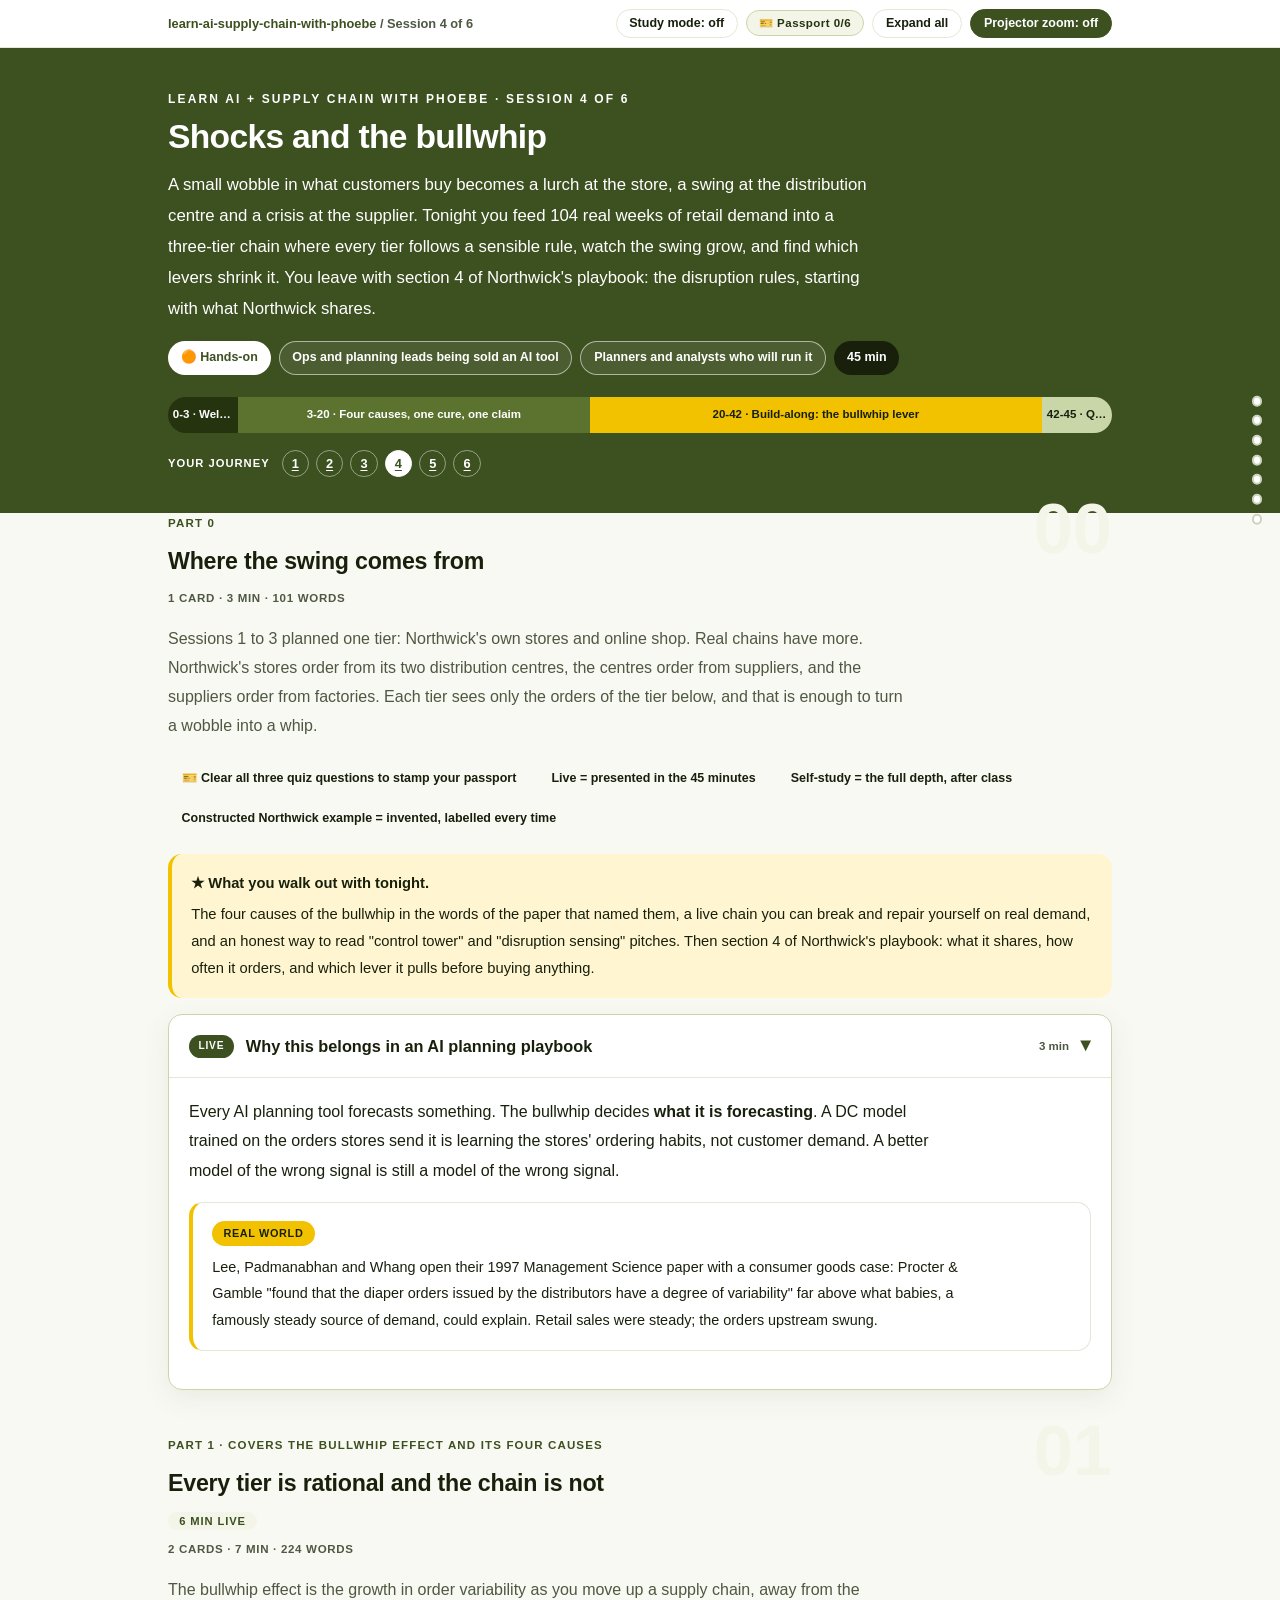
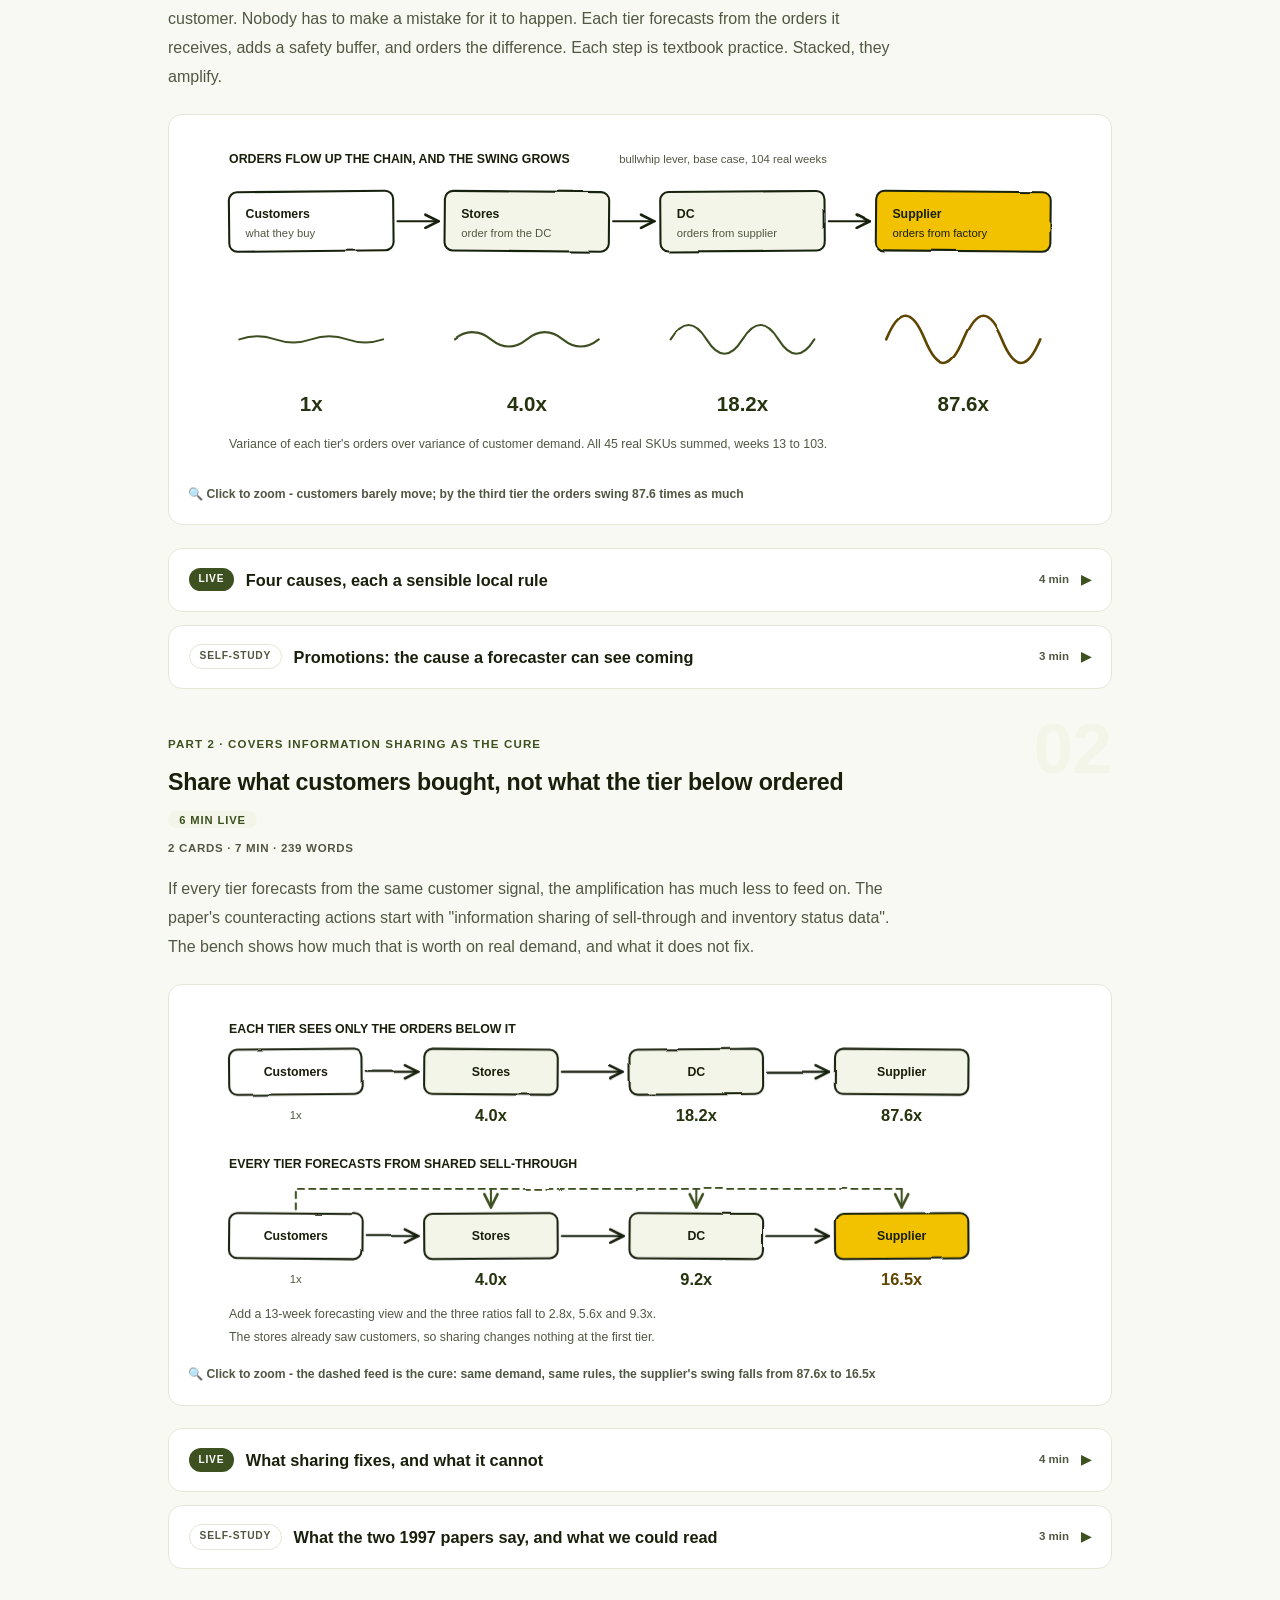
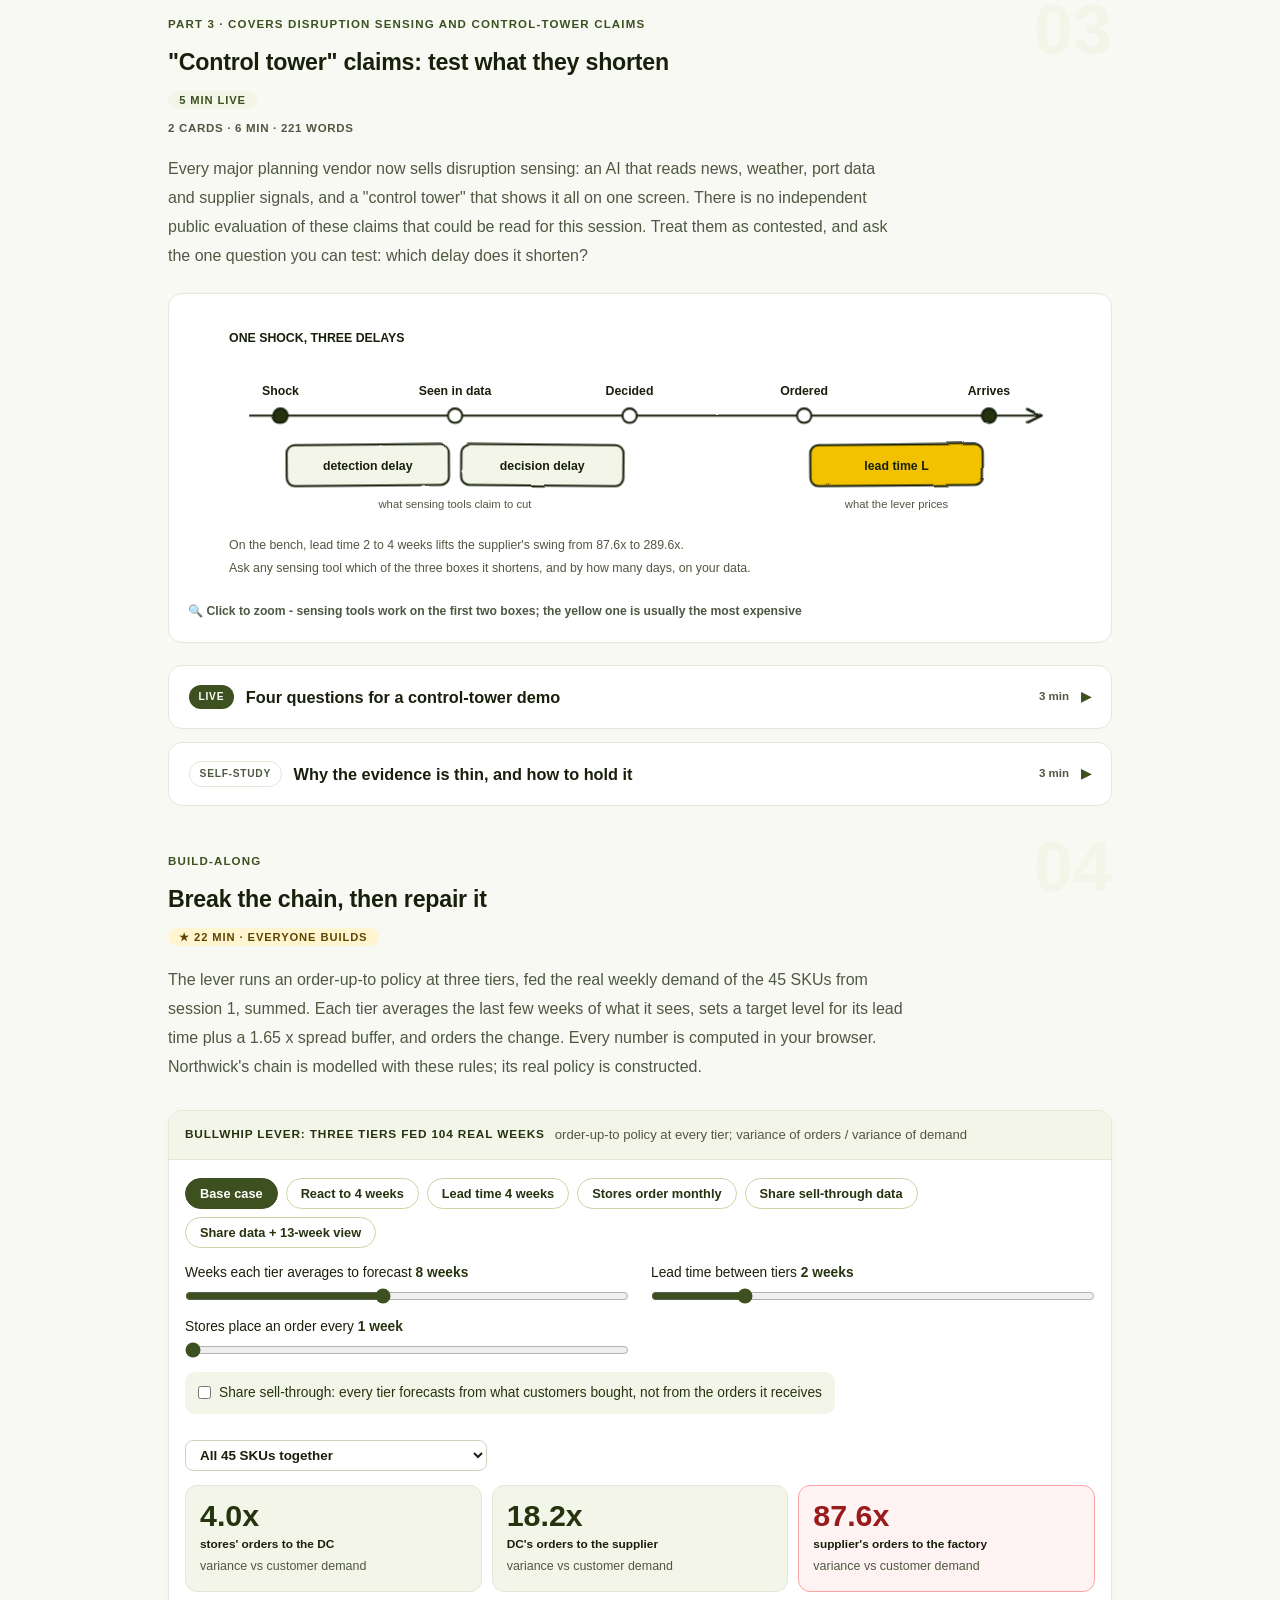
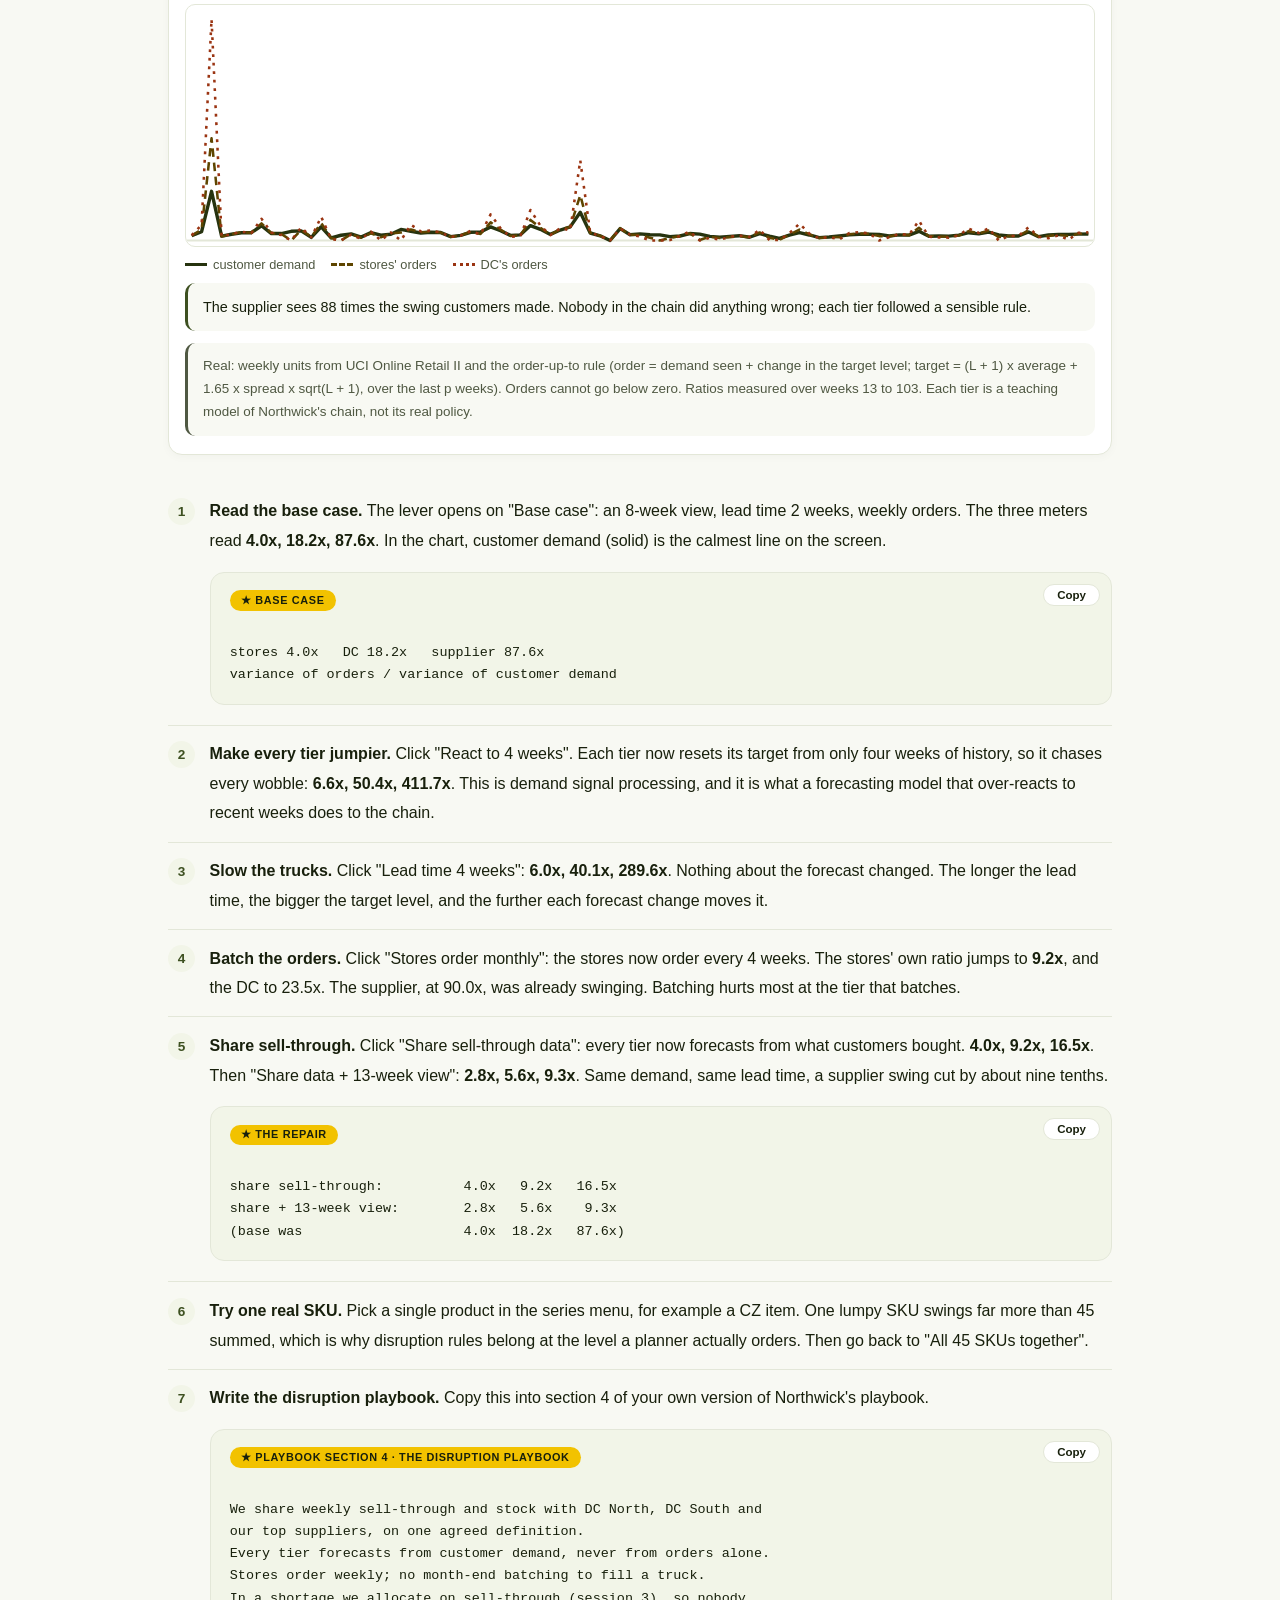
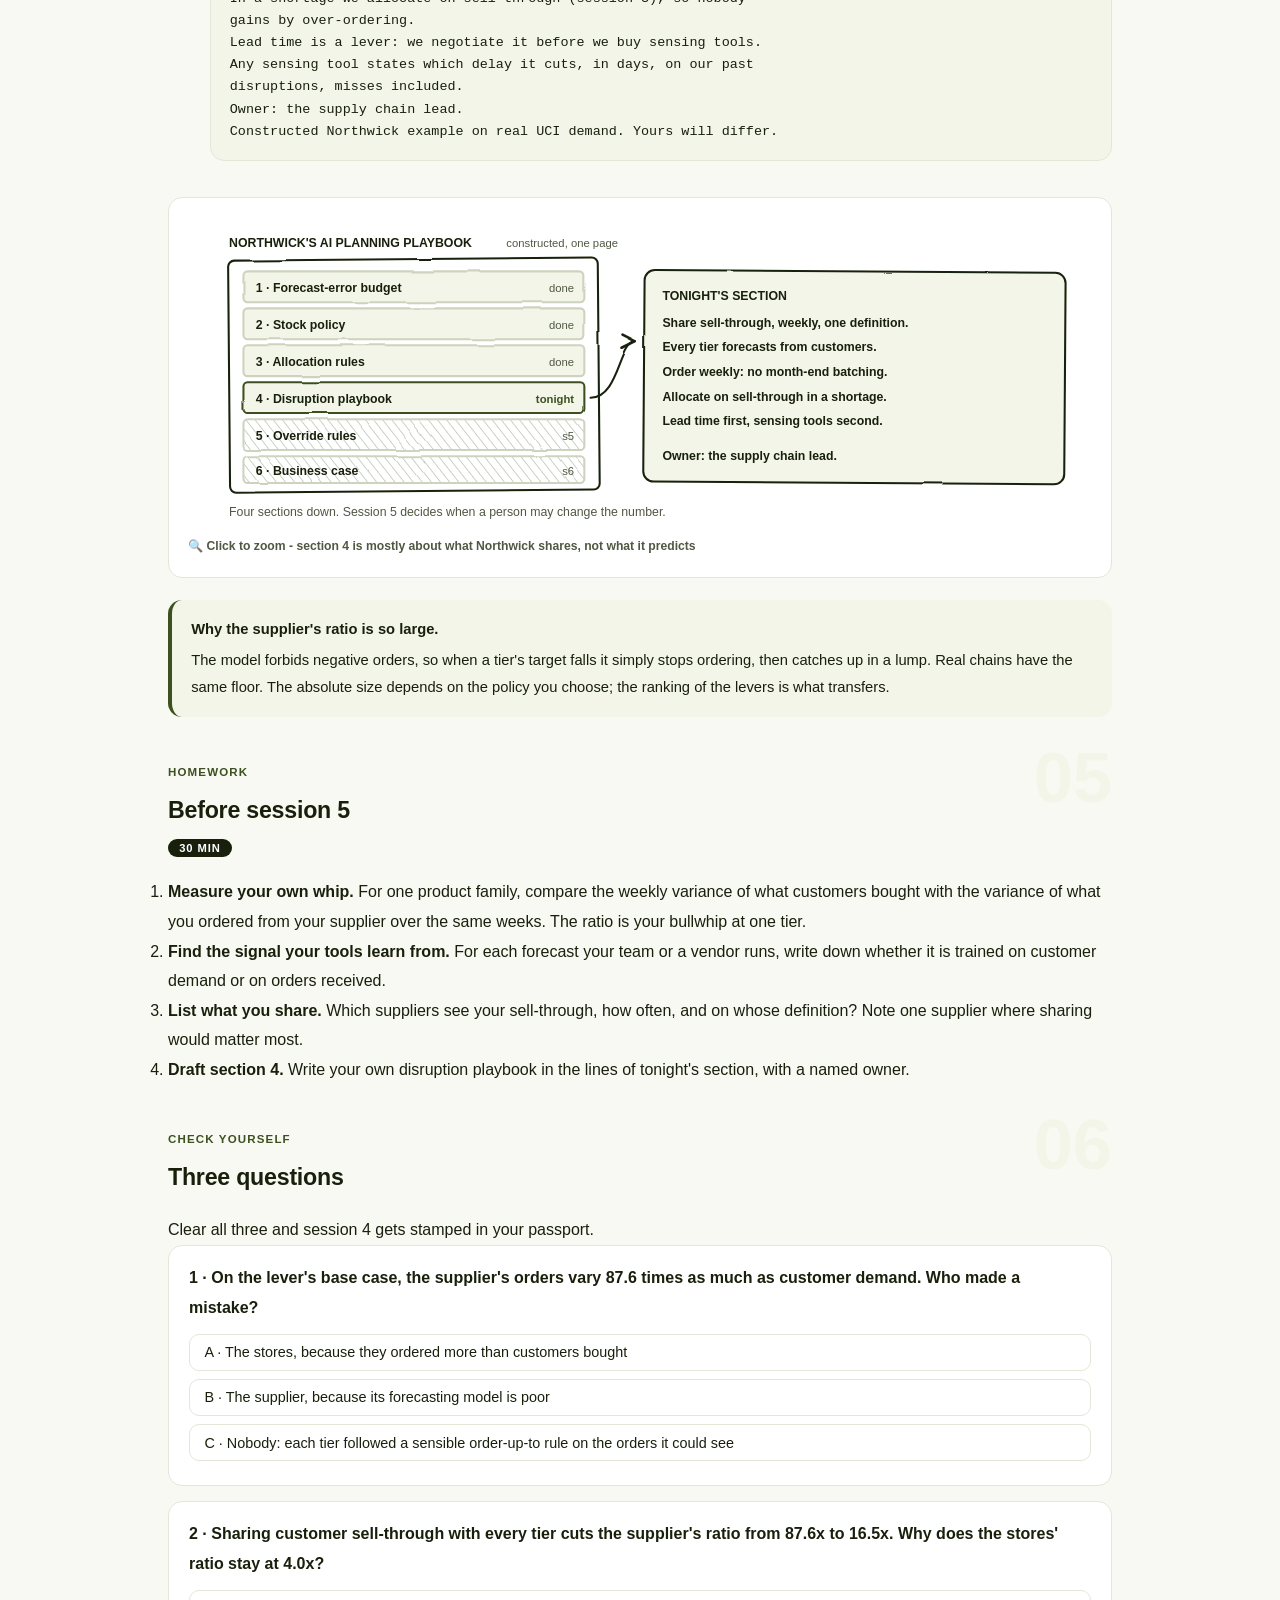
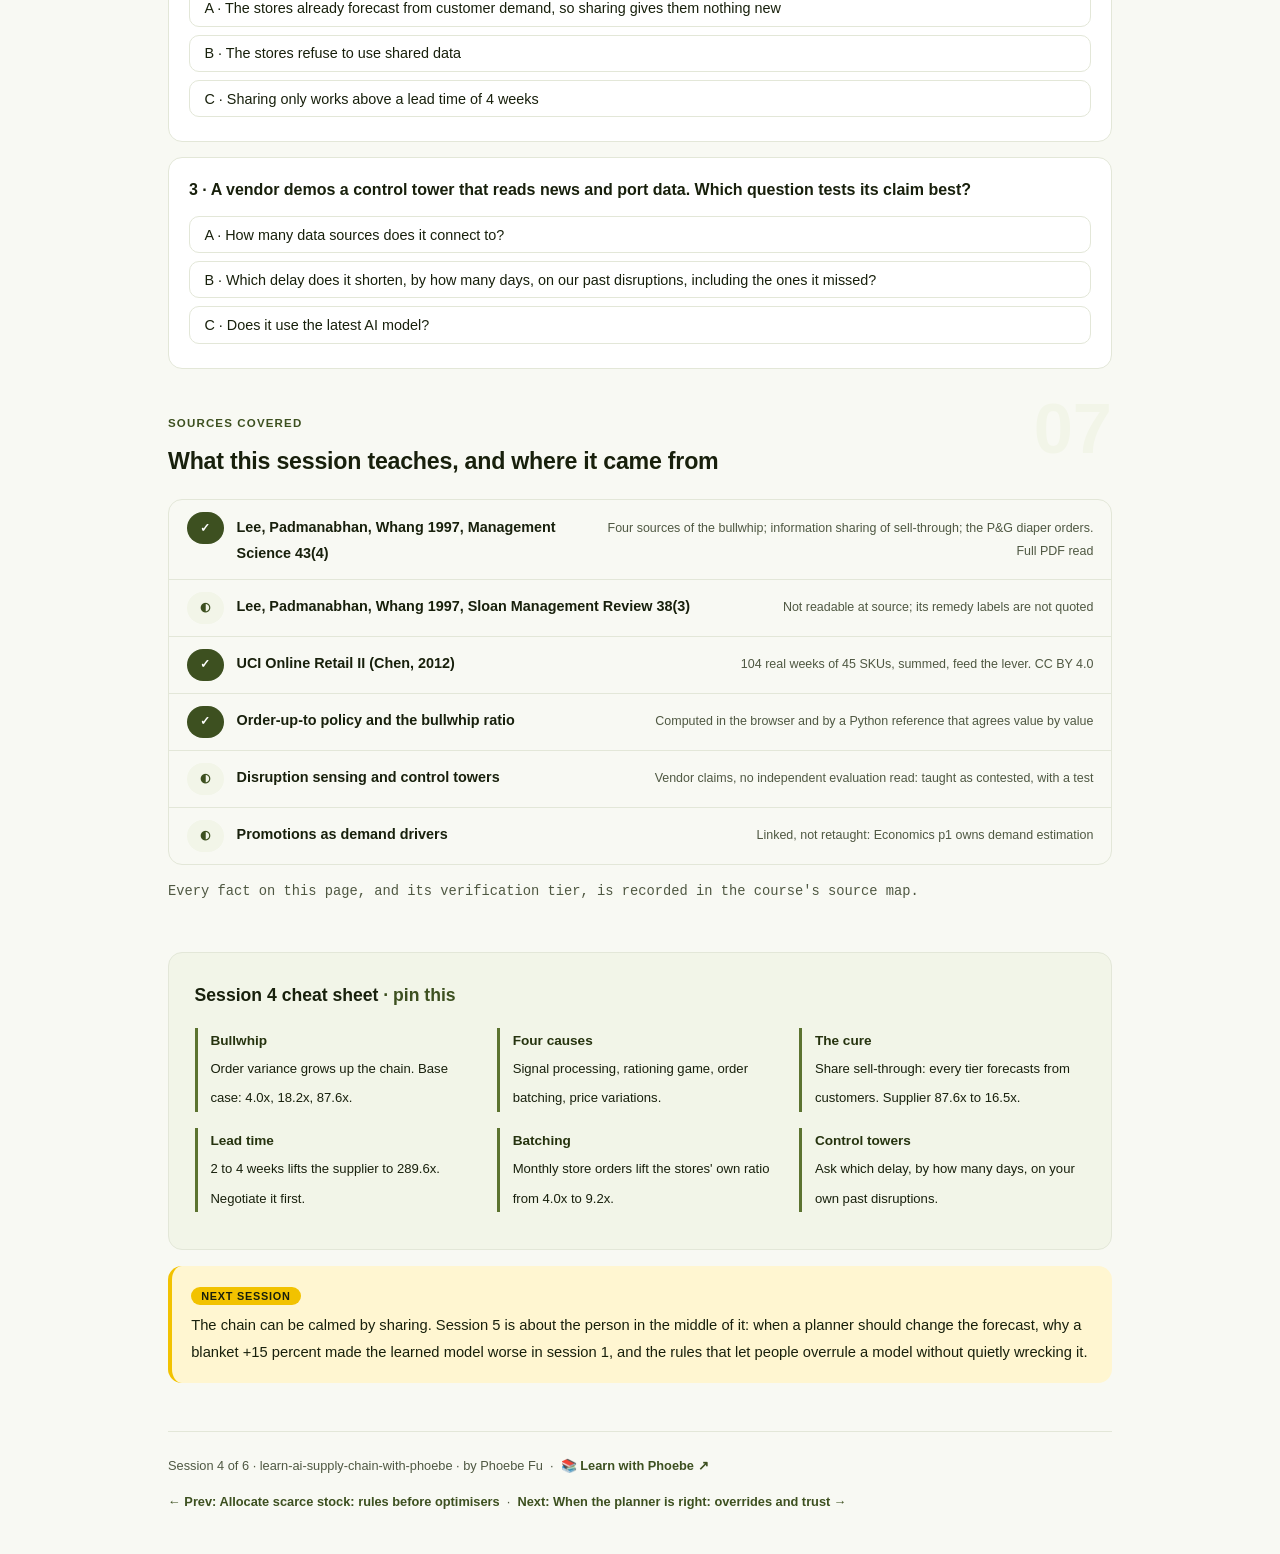
<file: courses/04-shocks-and-the-bullwhip.html>
<!DOCTYPE html>
<html lang="en">
<head>
<meta charset="UTF-8">
<meta name="viewport" content="width=device-width, initial-scale=1.0">
<!-- social:start -->
<meta name="description" content="Session 4 of 6. The bullwhip effect, run live: 104 real weeks of retail demand fed through a three-tier chain of sensible order-up-to rules, the four causes Lee, Padmanabhan and Whang named, and what sharing sell-through does to the swing.">
<meta property="og:type" content="article">
<meta property="og:site_name" content="Learn with Phoebe">
<meta property="og:title" content="Shocks and the bullwhip - learn ai supply chain with phoebe">
<meta property="og:description" content="Session 4 of 6. Customers barely moved. The supplier saw 87.6 times the swing. Sharing sell-through brought it to 16.5.">
<meta property="og:url" content="https://phoebefu6.github.io/learn-ai-supply-chain-with-phoebe/courses/04-shocks-and-the-bullwhip.html">
<meta property="og:image" content="https://phoebefu6.github.io/learn-ai-supply-chain-with-phoebe/assets/og-cover.png">
<meta property="og:image:width" content="1200">
<meta property="og:image:height" content="630">
<meta name="twitter:card" content="summary_large_image">
<meta name="twitter:title" content="Shocks and the bullwhip - learn ai supply chain with phoebe">
<meta name="twitter:description" content="Session 4 of 6. Nobody in the chain did anything wrong. Each tier followed a sensible rule, and the swing grew 87 times.">
<meta name="twitter:image" content="https://phoebefu6.github.io/learn-ai-supply-chain-with-phoebe/assets/og-cover.png">
<!-- social:end -->
<title>Session 4 · Shocks and the bullwhip - learn ai supply chain with phoebe</title>
<link rel="stylesheet" href="../assets/style.css?v=1">
</head>
<body>

<div class="toolbar">
  <div class="wrap">
    <span class="crumb"><a href="../index.html">learn-ai-supply-chain-with-phoebe</a> / Session 4 of 6</span>
    <button class="btn" id="toggle-all" type="button">Expand all</button>
    <button class="btn primary" id="zoom-toggle" type="button">Projector zoom: off</button>
  </div>
</div>

<header class="masthead">
  <div class="wrap">
    <div class="eyebrow">Learn AI + Supply Chain with Phoebe · Session 4 of 6</div>
    <h1>Shocks and <span class="accent">the bullwhip</span></h1>
    <p class="sub">A small wobble in what customers buy becomes a lurch at the store, a swing at the distribution centre and a crisis at the supplier. Tonight you feed 104 real weeks of retail demand into a three-tier chain where every tier follows a sensible rule, watch the swing grow, and find which levers shrink it. You leave with section 4 of Northwick's playbook: the disruption rules, starting with what Northwick shares.</p>
    <div class="chip-row">
      <span class="chip level">🟠 Hands-on</span>
      <span class="chip audience">Ops and planning leads being sold an AI tool</span>
      <span class="chip audience">Planners and analysts who will run it</span>
      <span class="chip time">45 min</span>
    </div>
    <div class="agenda">
      <span class="a1" style="flex:3">0-3 · Welcome</span>
      <span class="a2" style="flex:17">3-20 · Four causes, one cure, one claim</span>
      <span class="a3" style="flex:22">20-42 · Build-along: the bullwhip lever</span>
      <span class="a4" style="flex:3">42-45 · Q&amp;A</span>
    </div>
  </div>
</header>

<main class="wrap">

  <!-- ============ INTRO ============ -->
  <section class="section" id="intro">
    <div class="section-kicker">
      <span class="klabel">Part 0</span>
      <h2>Where the swing comes from</h2>
    </div>
    <p class="lede">Sessions 1 to 3 planned one tier: Northwick's own stores and online shop. Real chains have more. Northwick's stores order from its two distribution centres, the centres order from suppliers, and the suppliers order from factories. Each tier sees only the orders of the tier below, and that is enough to turn a wobble into a whip.</p>

    <div class="legend">
      <span class="pill">🎫 Clear all three quiz questions to stamp your passport</span>
      <span class="pill">Live = presented in the 45 minutes</span>
      <span class="pill">Self-study = the full depth, after class</span>
      <span class="pill">Constructed Northwick example = invented, labelled every time</span>
    </div>

    <div class="callout win">
      <p><strong>★ What you walk out with tonight.</strong> The four causes of the bullwhip in the words of the paper that named them, a live chain you can break and repair yourself on real demand, and an honest way to read "control tower" and "disruption sensing" pitches. Then section 4 of Northwick's playbook: what it shares, how often it orders, and which lever it pulls before buying anything.</p>
    </div>

    <details class="card" open>
      <summary><span class="mode live">Live</span>Why this belongs in an AI planning playbook<span class="mini">3 min</span><span class="caret">▶</span></summary>
      <div class="body">
        <p>Every AI planning tool forecasts something. The bullwhip decides <strong>what it is forecasting</strong>. A DC model trained on the orders stores send it is learning the stores' ordering habits, not customer demand. A better model of the wrong signal is still a model of the wrong signal.</p>
        <div class="callout example">
          <span class="ex-pill">Real world</span>
          <p>Lee, Padmanabhan and Whang open their 1997 Management Science paper with a consumer goods case: Procter &amp; Gamble "found that the diaper orders issued by the distributors have a degree of variability" far above what babies, a famously steady source of demand, could explain. Retail sales were steady; the orders upstream swung.</p>
        </div>
      </div>
    </details>
  </section>

  <!-- ============ PART 1 ============ -->
  <section class="section" id="part-1">
    <div class="section-kicker">
      <span class="klabel">Part 1 · covers the bullwhip effect and its four causes</span>
      <h2>Every tier is rational and the chain is not</h2>
      <span class="tag concept">6 min live</span>
    </div>
    <p class="lede">The bullwhip effect is the growth in order variability as you move up a supply chain, away from the customer. Nobody has to make a mistake for it to happen. Each tier forecasts from the orders it receives, adds a safety buffer, and orders the difference. Each step is textbook practice. Stacked, they amplify.</p>

    <figure class="zoomable">
      <svg viewBox="0 0 880 330" xmlns="http://www.w3.org/2000/svg" role="img" aria-label="A four-tier chain from customers to supplier, run on 104 real weeks. Customer demand is the baseline at 1 times. The stores' orders vary 4.0 times as much, the distribution centre's 18.2 times, and the supplier's orders 87.6 times as much as customer demand, in the base case of the bullwhip lever.">
        <defs>
          <filter id="s4aSk" x="-3%" y="-3%" width="106%" height="106%"><feTurbulence type="fractalNoise" baseFrequency="0.02" numOctaves="2" seed="41" result="n"/><feDisplacementMap in="SourceGraphic" in2="n" scale="2.4" xChannelSelector="R" yChannelSelector="G"/></filter>
          <marker id="s4aAr" viewBox="0 0 10 10" refX="9" refY="5" markerWidth="8" markerHeight="8" orient="auto"><path d="M1 1 L9 5 L1 9" fill="none" stroke="#18200C" stroke-width="1.6" stroke-linecap="round"/></marker>
        </defs>
        <style>
          .s4aH { font: 800 12px Inter, sans-serif; fill: #18200C; }
          .s4aL { font: 600 12px Inter, sans-serif; fill: #18200C; }
          .s4aS { font: 400 11px Inter, sans-serif; fill: #4F5842; }
          .s4aI { font: 400 11px Inter, sans-serif; fill: #18200C; }
          .s4aV { font: 800 20px Inter, sans-serif; fill: #26330F; }
          .s4aN { font: 400 12px Inter, sans-serif; fill: #4F5842; }
        </style>

        <text class="s4aH" x="40" y="28">ORDERS FLOW UP THE CHAIN, AND THE SWING GROWS</text>
        <text class="s4aS" x="420" y="28">bullwhip lever, base case, 104 real weeks</text>

        <g filter="url(#s4aSk)" fill="none" stroke="#18200C" stroke-width="2" stroke-linecap="round" stroke-linejoin="round">
          <rect x="40" y="56" width="160" height="58" rx="8" transform="rotate(-0.6 120 85)" fill="#FFFFFF"/>
          <rect x="250" y="56" width="160" height="58" rx="8" transform="rotate(0.5 330 85)" fill="#F2F5E8"/>
          <rect x="460" y="56" width="160" height="58" rx="8" transform="rotate(-0.4 540 85)" fill="#F2F5E8"/>
          <rect x="670" y="56" width="170" height="58" rx="8" transform="rotate(0.5 755 85)" fill="#F2C200"/>
          <path d="M204 85 L244 85" marker-end="url(#s4aAr)"/>
          <path d="M414 85 L454 85" marker-end="url(#s4aAr)"/>
          <path d="M624 85 L664 85" marker-end="url(#s4aAr)"/>
          <path d="M50 200 q 17.5 -6 35 0 t 35 0 t 35 0 t 35 0" stroke="#3D5020"/>
          <path d="M260 200 q 17.5 -14 35 0 t 35 0 t 35 0 t 35 0" stroke="#3D5020"/>
          <path d="M470 200 q 17.5 -28 35 0 t 35 0 t 35 0 t 35 0" stroke="#3D5020"/>
          <path d="M680 200 q 18.75 -46 37.5 0 t 37.5 0 t 37.5 0 t 37.5 0" stroke="#5E4500" stroke-width="2.6"/>
        </g>

        <text class="s4aL" x="56" y="82">Customers</text>
        <text class="s4aS" x="56" y="100">what they buy</text>
        <text class="s4aL" x="266" y="82">Stores</text>
        <text class="s4aS" x="266" y="100">order from the DC</text>
        <text class="s4aL" x="476" y="82">DC</text>
        <text class="s4aS" x="476" y="100">orders from supplier</text>
        <text class="s4aL" x="686" y="82">Supplier</text>
        <text class="s4aI" x="686" y="100">orders from factory</text>

        <text class="s4aV" x="120" y="270" text-anchor="middle">1x</text>
        <text class="s4aV" x="330" y="270" text-anchor="middle">4.0x</text>
        <text class="s4aV" x="540" y="270" text-anchor="middle">18.2x</text>
        <text class="s4aV" x="755" y="270" text-anchor="middle">87.6x</text>

        <text class="s4aN" x="40" y="306">Variance of each tier's orders over variance of customer demand. All 45 real SKUs summed, weeks 13 to 103.</text>
      </svg>
      <figcaption>🔍 Click to zoom - customers barely move; by the third tier the orders swing 87.6 times as much</figcaption>
    </figure>

    <details class="card">
      <summary><span class="mode live">Live</span>Four causes, each a sensible local rule<span class="mini">4 min</span><span class="caret">▶</span></summary>
      <div class="body">
        <p>Lee, Padmanabhan and Whang's Management Science paper names "four sources of the bullwhip effect: demand signal processing, rationing game, order batching, and price variations". In planner's language:</p>
        <table class="clean">
          <tr><th>Cause</th><th>The local rule</th><th>Where it shows on the lever</th></tr>
          <tr><td><strong>Demand signal processing</strong></td><td>Forecast from the orders you receive and reset your target level each week</td><td>"React to 4 weeks": a shorter view chases every wobble</td></tr>
          <tr><td><strong>Rationing game</strong></td><td>In a shortage, order more than you need because you expect to be rationed</td><td>Session 3's phantom demand</td></tr>
          <tr><td><strong>Order batching</strong></td><td>Order once a month to fill a truck or save admin</td><td>"Stores order monthly"</td></tr>
          <tr><td><strong>Price variations</strong></td><td>Buy ahead when the price is low, stop when it is high</td><td>Not on the lever; see below</td></tr>
        </table>
        <div class="callout tip">
          <p><strong>The one-line test.</strong> Ask of any order stream an AI tool will learn from: is it customer demand, or someone's reaction to it? If it is a reaction, the model inherits the reaction.</p>
        </div>
      </div>
    </details>

    <details class="card">
      <summary><span class="mode self">Self-study</span>Promotions: the cause a forecaster can see coming<span class="mini">3 min</span><span class="caret">▶</span></summary>
      <div class="body">
        <p>A supplier's price promotion makes the retailer buy weeks of stock at once, then nothing. Customer demand has not moved; orders have. Inside a retailer, a promotion also moves real customer demand, and how much a price cut moves it is an estimation problem with its own discipline: <a href="https://phoebefu6.github.io/learn-economics-with-phoebe/courses/p1-demand-from-data.html">Economics: demand from data ↗</a>. For the playbook, the rule is simpler: a promotion is a known event, so it belongs in the forecast as an input, not in the error as a surprise.</p>
      </div>
    </details>
  </section>

  <!-- ============ PART 2 ============ -->
  <section class="section" id="part-2">
    <div class="section-kicker">
      <span class="klabel">Part 2 · covers information sharing as the cure</span>
      <h2>Share what customers bought, not what the tier below ordered</h2>
      <span class="tag concept">6 min live</span>
    </div>
    <p class="lede">If every tier forecasts from the same customer signal, the amplification has much less to feed on. The paper's counteracting actions start with "information sharing of sell-through and inventory status data". The bench shows how much that is worth on real demand, and what it does not fix.</p>

    <figure class="zoomable">
      <svg viewBox="0 0 880 340" xmlns="http://www.w3.org/2000/svg" role="img" aria-label="The same three-tier chain wired two ways. Top: each tier sees only the orders of the tier below; order variance ratios 4.0, 18.2 and 87.6 times customer demand. Bottom: every tier forecasts from shared customer sell-through; ratios 4.0, 9.2 and 16.5. With a 13-week view as well: 2.8, 5.6 and 9.3.">
        <defs>
          <filter id="s4bSk" x="-3%" y="-3%" width="106%" height="106%"><feTurbulence type="fractalNoise" baseFrequency="0.02" numOctaves="2" seed="43" result="n"/><feDisplacementMap in="SourceGraphic" in2="n" scale="2.4" xChannelSelector="R" yChannelSelector="G"/></filter>
          <marker id="s4bAr" viewBox="0 0 10 10" refX="9" refY="5" markerWidth="8" markerHeight="8" orient="auto"><path d="M1 1 L9 5 L1 9" fill="none" stroke="#18200C" stroke-width="1.6" stroke-linecap="round"/></marker>
          <marker id="s4bAo" viewBox="0 0 10 10" refX="9" refY="5" markerWidth="8" markerHeight="8" orient="auto"><path d="M1 1 L9 5 L1 9" fill="none" stroke="#3D5020" stroke-width="1.6" stroke-linecap="round"/></marker>
        </defs>
        <style>
          .s4bH { font: 800 12px Inter, sans-serif; fill: #18200C; }
          .s4bL { font: 600 12px Inter, sans-serif; fill: #18200C; }
          .s4bS { font: 400 11px Inter, sans-serif; fill: #4F5842; }
          .s4bV { font: 800 16px Inter, sans-serif; fill: #26330F; }
          .s4bB { font: 800 16px Inter, sans-serif; fill: #5E4500; }
          .s4bN { font: 400 12px Inter, sans-serif; fill: #4F5842; }
        </style>

        <text class="s4bH" x="40" y="28">EACH TIER SEES ONLY THE ORDERS BELOW IT</text>

        <g filter="url(#s4bSk)" fill="none" stroke="#18200C" stroke-width="2" stroke-linecap="round" stroke-linejoin="round">
          <rect x="40" y="44" width="130" height="44" rx="8" transform="rotate(-0.5 105 66)" fill="#FFFFFF"/>
          <rect x="230" y="44" width="130" height="44" rx="8" transform="rotate(0.4 295 66)" fill="#F2F5E8"/>
          <rect x="430" y="44" width="130" height="44" rx="8" transform="rotate(-0.4 495 66)" fill="#F2F5E8"/>
          <rect x="630" y="44" width="130" height="44" rx="8" transform="rotate(0.4 695 66)" fill="#F2F5E8"/>
          <path d="M174 66 L224 66" marker-end="url(#s4bAr)"/>
          <path d="M364 66 L424 66" marker-end="url(#s4bAr)"/>
          <path d="M564 66 L624 66" marker-end="url(#s4bAr)"/>

          <rect x="40" y="204" width="130" height="44" rx="8" transform="rotate(0.5 105 226)" fill="#FFFFFF"/>
          <rect x="230" y="204" width="130" height="44" rx="8" transform="rotate(-0.4 295 226)" fill="#F2F5E8"/>
          <rect x="430" y="204" width="130" height="44" rx="8" transform="rotate(0.4 495 226)" fill="#F2F5E8"/>
          <rect x="630" y="204" width="130" height="44" rx="8" transform="rotate(-0.4 695 226)" fill="#F2C200"/>
          <path d="M174 226 L224 226" marker-end="url(#s4bAr)"/>
          <path d="M364 226 L424 226" marker-end="url(#s4bAr)"/>
          <path d="M564 226 L624 226" marker-end="url(#s4bAr)"/>
          <path d="M105 200 L105 180 L695 180" stroke="#3D5020" stroke-dasharray="6 5"/>
          <path d="M295 180 L295 198" stroke="#3D5020" marker-end="url(#s4bAo)"/>
          <path d="M495 180 L495 198" stroke="#3D5020" marker-end="url(#s4bAo)"/>
          <path d="M695 180 L695 198" stroke="#3D5020" marker-end="url(#s4bAo)"/>
        </g>

        <text class="s4bL" x="105" y="70" text-anchor="middle">Customers</text>
        <text class="s4bL" x="295" y="70" text-anchor="middle">Stores</text>
        <text class="s4bL" x="495" y="70" text-anchor="middle">DC</text>
        <text class="s4bL" x="695" y="70" text-anchor="middle">Supplier</text>
        <text class="s4bS" x="105" y="112" text-anchor="middle">1x</text>
        <text class="s4bV" x="295" y="114" text-anchor="middle">4.0x</text>
        <text class="s4bV" x="495" y="114" text-anchor="middle">18.2x</text>
        <text class="s4bV" x="695" y="114" text-anchor="middle">87.6x</text>

        <text class="s4bH" x="40" y="160">EVERY TIER FORECASTS FROM SHARED SELL-THROUGH</text>
        <text class="s4bL" x="105" y="230" text-anchor="middle">Customers</text>
        <text class="s4bL" x="295" y="230" text-anchor="middle">Stores</text>
        <text class="s4bL" x="495" y="230" text-anchor="middle">DC</text>
        <text class="s4bL" x="695" y="230" text-anchor="middle">Supplier</text>
        <text class="s4bS" x="105" y="272" text-anchor="middle">1x</text>
        <text class="s4bV" x="295" y="274" text-anchor="middle">4.0x</text>
        <text class="s4bV" x="495" y="274" text-anchor="middle">9.2x</text>
        <text class="s4bB" x="695" y="274" text-anchor="middle">16.5x</text>

        <text class="s4bN" x="40" y="306">Add a 13-week forecasting view and the three ratios fall to 2.8x, 5.6x and 9.3x.</text>
        <text class="s4bN" x="40" y="328">The stores already saw customers, so sharing changes nothing at the first tier.</text>
      </svg>
      <figcaption>🔍 Click to zoom - the dashed feed is the cure: same demand, same rules, the supplier's swing falls from 87.6x to 16.5x</figcaption>
    </figure>

    <details class="card">
      <summary><span class="mode live">Live</span>What sharing fixes, and what it cannot<span class="mini">4 min</span><span class="caret">▶</span></summary>
      <div class="body">
        <ul>
          <li><strong>It fixes the signal.</strong> Upstream tiers stop forecasting the downstream tier's reactions. On the lever, the DC drops from 18.2x to 9.2x and the supplier from 87.6x to 16.5x.</li>
          <li><strong>It does not remove the policy.</strong> Every tier still resets a target level each week and still orders the difference, so some amplification stays. 16.5x is still a lot.</li>
          <li><strong>It does not shorten lead times.</strong> A longer lead time means a bigger target level to reset, and every change in the forecast moves it further. That lever is in Part 3.</li>
        </ul>
        <p>Sharing is cheap to describe and hard to do: it needs a data feed both companies trust, agreed definitions, and a reason for the supplier to believe the retailer's numbers. That is a contract and a relationship, not a model.</p>
      </div>
    </details>

    <details class="card">
      <summary><span class="mode self">Self-study</span>What the two 1997 papers say, and what we could read<span class="mini">3 min</span><span class="caret">▶</span></summary>
      <div class="body">
        <p>The same authors published twice in 1997: the Management Science paper with the formal model, read in full for every quote on this page, and a shorter Sloan Management Review article, "The Bullwhip Effect in Supply Chains", written for managers. The SMR text could not be read at source here. Secondary summaries report that it groups the remedies into themes, but those labels are not quoted on this page until someone reads the original.</p>
        <p>The managerial point survives either way: the causes are structural, so the remedies are structural too. Better forecasting at one tier helps that tier; it does not stop the tier above from forecasting your orders.</p>
      </div>
    </details>
  </section>

  <!-- ============ PART 3 ============ -->
  <section class="section" id="part-3">
    <div class="section-kicker">
      <span class="klabel">Part 3 · covers disruption sensing and control-tower claims</span>
      <h2>"Control tower" claims: test what they shorten</h2>
      <span class="tag concept">5 min live</span>
    </div>
    <p class="lede">Every major planning vendor now sells disruption sensing: an AI that reads news, weather, port data and supplier signals, and a "control tower" that shows it all on one screen. There is no independent public evaluation of these claims that could be read for this session. Treat them as contested, and ask the one question you can test: which delay does it shorten?</p>

    <figure class="zoomable">
      <svg viewBox="0 0 880 270" xmlns="http://www.w3.org/2000/svg" role="img" aria-label="The life of a supply shock on a timeline: the shock happens, it is seen in data after a detection delay, a decision follows after a decision delay, the order is placed, and stock arrives after the lead time. Sensing tools can shorten the first two delays. The lead time is the delay the bullwhip lever shows is most expensive.">
        <defs>
          <filter id="s4cSk" x="-3%" y="-3%" width="106%" height="106%"><feTurbulence type="fractalNoise" baseFrequency="0.02" numOctaves="2" seed="47" result="n"/><feDisplacementMap in="SourceGraphic" in2="n" scale="2.4" xChannelSelector="R" yChannelSelector="G"/></filter>
          <marker id="s4cAr" viewBox="0 0 10 10" refX="9" refY="5" markerWidth="8" markerHeight="8" orient="auto"><path d="M1 1 L9 5 L1 9" fill="none" stroke="#18200C" stroke-width="1.6" stroke-linecap="round"/></marker>
        </defs>
        <style>
          .s4cH { font: 800 12px Inter, sans-serif; fill: #18200C; }
          .s4cL { font: 600 12px Inter, sans-serif; fill: #18200C; }
          .s4cS { font: 400 11px Inter, sans-serif; fill: #4F5842; }
          .s4cN { font: 400 12px Inter, sans-serif; fill: #4F5842; }
        </style>

        <text class="s4cH" x="40" y="28">ONE SHOCK, THREE DELAYS</text>

        <g filter="url(#s4cSk)" fill="none" stroke="#18200C" stroke-width="2" stroke-linecap="round" stroke-linejoin="round">
          <path d="M60 100 L830 100" marker-end="url(#s4cAr)"/>
          <circle cx="90" cy="100" r="7" fill="#26330F"/>
          <circle cx="260" cy="100" r="7" fill="#FFFFFF"/>
          <circle cx="430" cy="100" r="7" fill="#FFFFFF"/>
          <circle cx="600" cy="100" r="7" fill="#FFFFFF"/>
          <circle cx="780" cy="100" r="7" fill="#26330F"/>
          <rect x="96" y="128" width="158" height="40" rx="8" transform="rotate(-0.5 175 148)" fill="#F2F5E8"/>
          <rect x="266" y="128" width="158" height="40" rx="8" transform="rotate(0.5 345 148)" fill="#F2F5E8"/>
          <rect x="606" y="128" width="168" height="40" rx="8" transform="rotate(-0.5 690 148)" fill="#F2C200"/>
        </g>

        <text class="s4cL" x="90" y="80" text-anchor="middle">Shock</text>
        <text class="s4cL" x="260" y="80" text-anchor="middle">Seen in data</text>
        <text class="s4cL" x="430" y="80" text-anchor="middle">Decided</text>
        <text class="s4cL" x="600" y="80" text-anchor="middle">Ordered</text>
        <text class="s4cL" x="780" y="80" text-anchor="middle">Arrives</text>
        <text class="s4cL" x="175" y="153" text-anchor="middle">detection delay</text>
        <text class="s4cL" x="345" y="153" text-anchor="middle">decision delay</text>
        <text class="s4cL" x="690" y="153" text-anchor="middle">lead time L</text>
        <text class="s4cS" x="260" y="190" text-anchor="middle">what sensing tools claim to cut</text>
        <text class="s4cS" x="690" y="190" text-anchor="middle">what the lever prices</text>

        <text class="s4cN" x="40" y="230">On the bench, lead time 2 to 4 weeks lifts the supplier's swing from 87.6x to 289.6x.</text>
        <text class="s4cN" x="40" y="252">Ask any sensing tool which of the three boxes it shortens, and by how many days, on your data.</text>
      </svg>
      <figcaption>🔍 Click to zoom - sensing tools work on the first two boxes; the yellow one is usually the most expensive</figcaption>
    </figure>

    <details class="card">
      <summary><span class="mode live">Live</span>Four questions for a control-tower demo<span class="mini">3 min</span><span class="caret">▶</span></summary>
      <div class="body">
        <ol>
          <li><strong>Which delay, by how much?</strong> Detection, decision or lead time, in days, measured on a past disruption of ours.</li>
          <li><strong>What does it share?</strong> If it shows our suppliers our sell-through, it attacks the bullwhip. If it shows us their news feed, it attacks detection only.</li>
          <li><strong>Who acts on the alert?</strong> A signal nobody owns is a dashboard. Name the role and the decision it triggers.</li>
          <li><strong>What did it miss?</strong> Ask for the false alarms and the misses from a past period, not the highlight reel.</li>
        </ol>
      </div>
    </details>

    <details class="card">
      <summary><span class="mode self">Self-study</span>Why the evidence is thin, and how to hold it<span class="mini">3 min</span><span class="caret">▶</span></summary>
      <div class="body">
        <p>Disruption sensing is hard to evaluate in public: disruptions are rare, each is different, and a vendor's case study picks the event it caught. The honest position is that the category is contested. Some teams report faster responses; nobody has published the misses alongside the catches in a form that could be read here. Run your own back-test on two or three past disruptions before you sign, and write the result down whichever way it goes.</p>
        <div class="callout example">
          <span class="ex-pill">Real world</span>
          <p>The lever's "Lead time 4 weeks" rung is the cheapest experiment on this page. Doubling the lead time from 2 to 4 weeks lifts the DC from 18.2x to 40.1x and the supplier to 289.6x. Shortening a supplier's lead time is a negotiation, not an algorithm, and on this chain it is worth more than any forecast improvement.</p>
        </div>
      </div>
    </details>
  </section>

  <!-- ============ DEMO ============ -->
  <section class="section" id="demo-1">
    <div class="section-kicker">
      <span class="klabel">Build-along</span>
      <h2>Break the chain, then repair it</h2>
      <span class="tag demo">★ 22 min · everyone builds</span>
    </div>
    <p class="lede">The lever runs an order-up-to policy at three tiers, fed the real weekly demand of the 45 SKUs from session 1, summed. Each tier averages the last few weeks of what it sees, sets a target level for its lead time plus a 1.65 x spread buffer, and orders the change. Every number is computed in your browser. Northwick's chain is modelled with these rules; its real policy is constructed.</p>

    <div id="asc-bw"></div>

    <div class="steps">
      <div class="step"><p><strong>Read the base case.</strong> The lever opens on "Base case": an 8-week view, lead time 2 weeks, weekly orders. The three meters read <strong>4.0x, 18.2x, 87.6x</strong>. In the chart, customer demand (solid) is the calmest line on the screen.</p>
        <div class="prompt-box good"><span class="label">★ Base case</span>
stores 4.0x   DC 18.2x   supplier 87.6x
variance of orders / variance of customer demand</div></div>
      <div class="step"><p><strong>Make every tier jumpier.</strong> Click "React to 4 weeks". Each tier now resets its target from only four weeks of history, so it chases every wobble: <strong>6.6x, 50.4x, 411.7x</strong>. This is demand signal processing, and it is what a forecasting model that over-reacts to recent weeks does to the chain.</p></div>
      <div class="step"><p><strong>Slow the trucks.</strong> Click "Lead time 4 weeks": <strong>6.0x, 40.1x, 289.6x</strong>. Nothing about the forecast changed. The longer the lead time, the bigger the target level, and the further each forecast change moves it.</p></div>
      <div class="step"><p><strong>Batch the orders.</strong> Click "Stores order monthly": the stores now order every 4 weeks. The stores' own ratio jumps to <strong>9.2x</strong>, and the DC to 23.5x. The supplier, at 90.0x, was already swinging. Batching hurts most at the tier that batches.</p></div>
      <div class="step"><p><strong>Share sell-through.</strong> Click "Share sell-through data": every tier now forecasts from what customers bought. <strong>4.0x, 9.2x, 16.5x</strong>. Then "Share data + 13-week view": <strong>2.8x, 5.6x, 9.3x</strong>. Same demand, same lead time, a supplier swing cut by about nine tenths.</p>
        <div class="prompt-box good"><span class="label">★ The repair</span>
share sell-through:          4.0x   9.2x   16.5x
share + 13-week view:        2.8x   5.6x    9.3x
(base was                    4.0x  18.2x   87.6x)</div></div>
      <div class="step"><p><strong>Try one real SKU.</strong> Pick a single product in the series menu, for example a CZ item. One lumpy SKU swings far more than 45 summed, which is why disruption rules belong at the level a planner actually orders. Then go back to "All 45 SKUs together".</p></div>
      <div class="step"><p><strong>Write the disruption playbook.</strong> Copy this into section 4 of your own version of Northwick's playbook.</p>
        <div class="prompt-box good"><span class="label">★ Playbook section 4 · the disruption playbook</span>
We share weekly sell-through and stock with DC North, DC South and
our top suppliers, on one agreed definition.
Every tier forecasts from customer demand, never from orders alone.
Stores order weekly; no month-end batching to fill a truck.
In a shortage we allocate on sell-through (session 3), so nobody
gains by over-ordering.
Lead time is a lever: we negotiate it before we buy sensing tools.
Any sensing tool states which delay it cuts, in days, on our past
disruptions, misses included.
Owner: the supply chain lead.
Constructed Northwick example on real UCI demand. Yours will differ.</div></div>
    </div>

    <figure class="zoomable">
      <svg viewBox="0 0 880 300" xmlns="http://www.w3.org/2000/svg" role="img" aria-label="Northwick's AI planning playbook with six sections. Sections 1 to 3 are done, section 4, the disruption playbook, is written tonight, and sections 5 and 6 are still to come. Tonight's section: share sell-through, forecast from customers at every tier, order weekly, allocate on sell-through, treat lead time as a lever, and test sensing tools on past disruptions.">
        <defs>
          <filter id="s4dSk" x="-3%" y="-3%" width="106%" height="106%"><feTurbulence type="fractalNoise" baseFrequency="0.02" numOctaves="2" seed="49" result="n"/><feDisplacementMap in="SourceGraphic" in2="n" scale="2.4" xChannelSelector="R" yChannelSelector="G"/></filter>
          <pattern id="s4dHc" patternUnits="userSpaceOnUse" width="7" height="7" patternTransform="rotate(-38)"><line x1="0" y1="0" x2="0" y2="7" stroke="#3D5020" stroke-width="1" opacity=".5"/></pattern>
          <marker id="s4dAr" viewBox="0 0 10 10" refX="9" refY="5" markerWidth="8" markerHeight="8" orient="auto"><path d="M1 1 L9 5 L1 9" fill="none" stroke="#18200C" stroke-width="1.6" stroke-linecap="round"/></marker>
        </defs>
        <style>
          .s4dH { font: 800 12px Inter, sans-serif; fill: #18200C; }
          .s4dL { font: 600 12px Inter, sans-serif; fill: #18200C; }
          .s4dS { font: 400 11px Inter, sans-serif; fill: #4F5842; }
          .s4dA { font: 700 11px Inter, sans-serif; fill: #3D5020; }
          .s4dN { font: 400 12px Inter, sans-serif; fill: #4F5842; }
        </style>

        <text class="s4dH" x="40" y="28">NORTHWICK'S AI PLANNING PLAYBOOK</text>
        <text class="s4dS" x="310" y="28">constructed, one page</text>

        <g filter="url(#s4dSk)" fill="none" stroke="#18200C" stroke-width="2" stroke-linecap="round" stroke-linejoin="round">
          <rect x="40" y="40" width="360" height="226" rx="6" transform="rotate(-0.5 220 153)" fill="#FFFFFF"/>
          <rect x="54" y="52" width="332" height="30" rx="4" fill="#F2F5E8" stroke="#CDD3BF"/>
          <rect x="54" y="88" width="332" height="30" rx="4" fill="#F2F5E8" stroke="#CDD3BF"/>
          <rect x="54" y="124" width="332" height="30" rx="4" fill="#F2F5E8" stroke="#CDD3BF"/>
          <rect x="54" y="160" width="332" height="30" rx="4" fill="#F2F5E8" stroke="#3D5020"/>
          <rect x="54" y="196" width="332" height="30" rx="4" fill="url(#s4dHc)" stroke="#CDD3BF"/>
          <rect x="54" y="232" width="332" height="26" rx="4" fill="url(#s4dHc)" stroke="#CDD3BF"/>
          <path d="M392 175 C420 175 420 120 436 120" marker-end="url(#s4dAr)"/>
          <rect x="444" y="52" width="410" height="206" rx="10" transform="rotate(0.4 649 155)" fill="#F2F5E8"/>
        </g>

        <text class="s4dL" x="66" y="72">1 · Forecast-error budget</text>
        <text class="s4dS" x="376" y="72" text-anchor="end">done</text>
        <text class="s4dL" x="66" y="108">2 · Stock policy</text>
        <text class="s4dS" x="376" y="108" text-anchor="end">done</text>
        <text class="s4dL" x="66" y="144">3 · Allocation rules</text>
        <text class="s4dS" x="376" y="144" text-anchor="end">done</text>
        <text class="s4dL" x="66" y="180">4 · Disruption playbook</text>
        <text class="s4dA" x="376" y="180" text-anchor="end">tonight</text>
        <text class="s4dL" x="66" y="216">5 · Override rules</text>
        <text class="s4dS" x="376" y="216" text-anchor="end">s5</text>
        <text class="s4dL" x="66" y="250">6 · Business case</text>
        <text class="s4dS" x="376" y="250" text-anchor="end">s6</text>

        <text class="s4dH" x="462" y="80">TONIGHT'S SECTION</text>
        <text class="s4dL" x="462" y="106">Share sell-through, weekly, one definition.</text>
        <text class="s4dL" x="462" y="130">Every tier forecasts from customers.</text>
        <text class="s4dL" x="462" y="154">Order weekly: no month-end batching.</text>
        <text class="s4dL" x="462" y="178">Allocate on sell-through in a shortage.</text>
        <text class="s4dL" x="462" y="202">Lead time first, sensing tools second.</text>
        <text class="s4dL" x="462" y="236">Owner: the supply chain lead.</text>

        <text class="s4dN" x="40" y="290">Four sections down. Session 5 decides when a person may change the number.</text>
      </svg>
      <figcaption>🔍 Click to zoom - section 4 is mostly about what Northwick shares, not what it predicts</figcaption>
    </figure>

    <div class="callout tip">
      <p><strong>Why the supplier's ratio is so large.</strong> The model forbids negative orders, so when a tier's target falls it simply stops ordering, then catches up in a lump. Real chains have the same floor. The absolute size depends on the policy you choose; the ranking of the levers is what transfers.</p>
    </div>
  </section>

  <!-- ============ HOMEWORK ============ -->
  <section class="section" id="exercise">
    <div class="section-kicker">
      <span class="klabel">Homework</span>
      <h2>Before session 5</h2>
      <span class="tag exercise">30 min</span>
    </div>
    <ol>
      <li><strong>Measure your own whip.</strong> For one product family, compare the weekly variance of what customers bought with the variance of what you ordered from your supplier over the same weeks. The ratio is your bullwhip at one tier.</li>
      <li><strong>Find the signal your tools learn from.</strong> For each forecast your team or a vendor runs, write down whether it is trained on customer demand or on orders received.</li>
      <li><strong>List what you share.</strong> Which suppliers see your sell-through, how often, and on whose definition? Note one supplier where sharing would matter most.</li>
      <li><strong>Draft section 4.</strong> Write your own disruption playbook in the lines of tonight's section, with a named owner.</li>
    </ol>
  </section>

  <!-- ============ QUIZ ============ -->
  <section class="section" id="quiz">
    <div class="section-kicker">
      <span class="klabel">Check yourself</span>
      <h2>Three questions</h2>
    </div>
    <p>Clear all three and session 4 gets stamped in your passport.</p>

    <div class="quiz-q" data-answer="2">
      <p class="qtext">1 · On the lever's base case, the supplier's orders vary 87.6 times as much as customer demand. Who made a mistake?</p>
      <button class="qopt" type="button">A · The stores, because they ordered more than customers bought</button>
      <button class="qopt" type="button">B · The supplier, because its forecasting model is poor</button>
      <button class="qopt" type="button">C · Nobody: each tier followed a sensible order-up-to rule on the orders it could see</button>
      <p class="qwhy">Every tier forecasts what it sees, adds a buffer and orders the difference. Each step is standard practice. The amplification comes from stacking them on a signal that is already a reaction.</p>
    </div>

    <div class="quiz-q" data-answer="0">
      <p class="qtext">2 · Sharing customer sell-through with every tier cuts the supplier's ratio from 87.6x to 16.5x. Why does the stores' ratio stay at 4.0x?</p>
      <button class="qopt" type="button">A · The stores already forecast from customer demand, so sharing gives them nothing new</button>
      <button class="qopt" type="button">B · The stores refuse to use shared data</button>
      <button class="qopt" type="button">C · Sharing only works above a lead time of 4 weeks</button>
      <p class="qwhy">The first tier is fed by customers directly. Sharing changes what the DC and the supplier forecast from; their ratios fall from 18.2x to 9.2x and from 87.6x to 16.5x.</p>
    </div>

    <div class="quiz-q" data-answer="1">
      <p class="qtext">3 · A vendor demos a control tower that reads news and port data. Which question tests its claim best?</p>
      <button class="qopt" type="button">A · How many data sources does it connect to?</button>
      <button class="qopt" type="button">B · Which delay does it shorten, by how many days, on our past disruptions, including the ones it missed?</button>
      <button class="qopt" type="button">C · Does it use the latest AI model?</button>
      <p class="qwhy">Sensing tools work on detection and decision delays. The claim is testable only as days saved on your own events, with the misses counted. No public evaluation of the category could be read, so your back-test is the evidence.</p>
    </div>

    <p class="quiz-score"></p>
  </section>

  <!-- ============ OFFICIAL COVERAGE ============ -->
  <section class="section" id="official">
    <div class="section-kicker">
      <span class="klabel">Sources covered</span>
      <h2>What this session teaches, and where it came from</h2>
    </div>
    <div class="covered">
      <div class="covered-row"><span class="status pill solid">✓</span><span class="name">Lee, Padmanabhan, Whang 1997, Management Science 43(4)</span><span class="note">Four sources of the bullwhip; information sharing of sell-through; the P&amp;G diaper orders. Full PDF read</span></div>
      <div class="covered-row"><span class="status pill light">◐</span><span class="name">Lee, Padmanabhan, Whang 1997, Sloan Management Review 38(3)</span><span class="note">Not readable at source; its remedy labels are not quoted</span></div>
      <div class="covered-row"><span class="status pill solid">✓</span><span class="name">UCI Online Retail II (Chen, 2012)</span><span class="note">104 real weeks of 45 SKUs, summed, feed the lever. CC BY 4.0</span></div>
      <div class="covered-row"><span class="status pill solid">✓</span><span class="name">Order-up-to policy and the bullwhip ratio</span><span class="note">Computed in the browser and by a Python reference that agrees value by value</span></div>
      <div class="covered-row"><span class="status pill light">◐</span><span class="name">Disruption sensing and control towers</span><span class="note">Vendor claims, no independent evaluation read: taught as contested, with a test</span></div>
      <div class="covered-row"><span class="status pill light">◐</span><span class="name">Promotions as demand drivers</span><span class="note">Linked, not retaught: Economics p1 owns demand estimation</span></div>
    </div>
    <p class="mono" style="margin-top:14px">Every fact on this page, and its verification tier, is recorded in the course's source map.</p>
  </section>

  <!-- ============ CHEAT SHEET ============ -->
  <section class="cheat" id="cheatsheet">
    <h3>Session 4 cheat sheet <span>· pin this</span></h3>
    <div class="grid-2">
      <div class="cheat-item"><b>Bullwhip</b><span>Order variance grows up the chain. Base case: 4.0x, 18.2x, 87.6x.</span></div>
      <div class="cheat-item"><b>Four causes</b><span>Signal processing, rationing game, order batching, price variations.</span></div>
      <div class="cheat-item"><b>The cure</b><span>Share sell-through: every tier forecasts from customers. Supplier 87.6x to 16.5x.</span></div>
      <div class="cheat-item"><b>Lead time</b><span>2 to 4 weeks lifts the supplier to 289.6x. Negotiate it first.</span></div>
      <div class="cheat-item"><b>Batching</b><span>Monthly store orders lift the stores' own ratio from 4.0x to 9.2x.</span></div>
      <div class="cheat-item"><b>Control towers</b><span>Ask which delay, by how many days, on your own past disruptions.</span></div>
    </div>
  </section>

  <div class="callout next">
    <span class="nx-pill">Next session</span>
    <p>The chain can be calmed by sharing. Session 5 is about the person in the middle of it: when a planner should change the forecast, why a blanket +15 percent made the learned model worse in session 1, and the rules that let people overrule a model without quietly wrecking it.</p>
  </div>

  <footer class="pagefoot">
    <span>Session 4 of 6 · learn-ai-supply-chain-with-phoebe · by Phoebe Fu &nbsp;·&nbsp; 📚 <a href="https://phoebefu6.github.io/learn-with-phoebe/">Learn with Phoebe ↗</a></span>
    <span><a href="03-allocate-scarce-stock.html">← Prev: Allocate scarce stock: rules before optimisers</a> &nbsp;·&nbsp; <a href="05-when-the-planner-is-right.html">Next: When the planner is right: overrides and trust →</a></span>
  </footer>

</main>

<script src="../assets/asc-sample.js?v=1"></script>
<script src="../assets/asc-live.js?v=1"></script>
<script src="../assets/app.js?v=2"></script>
</body>
</html>
</file>
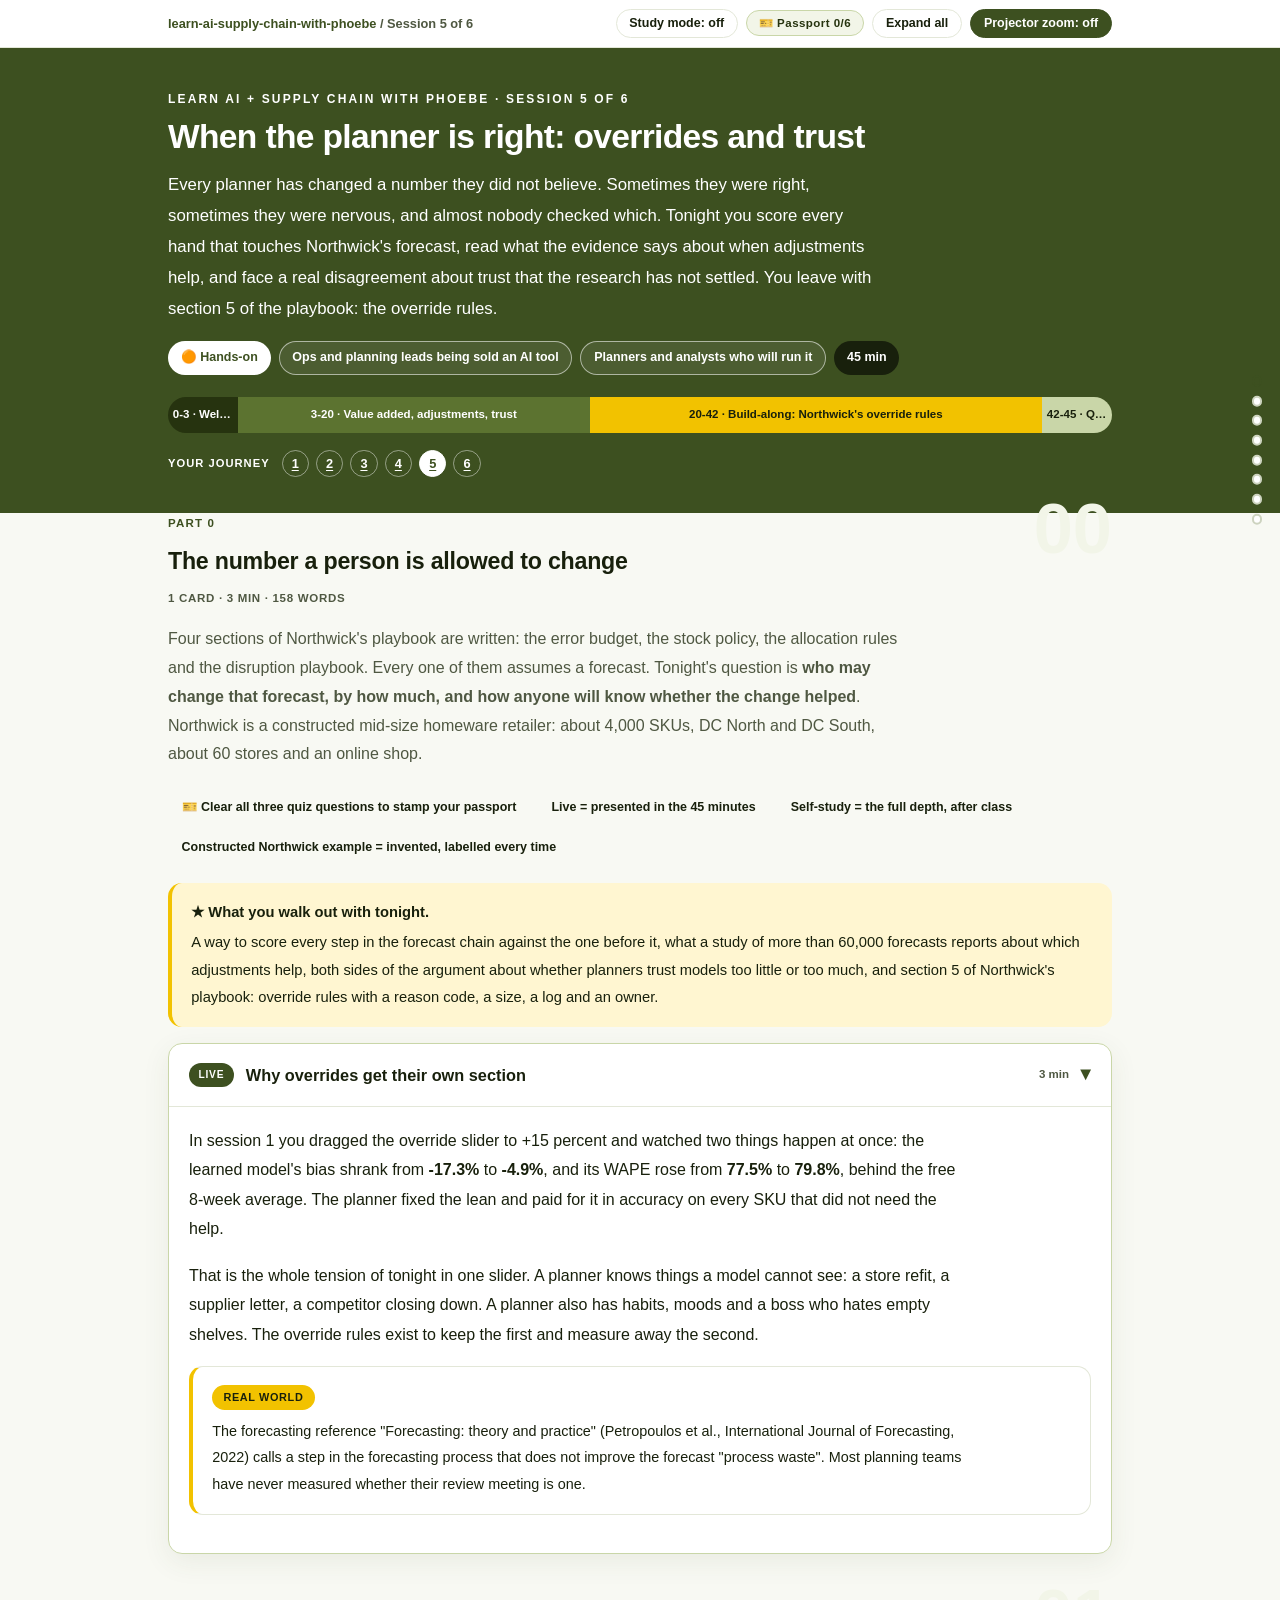
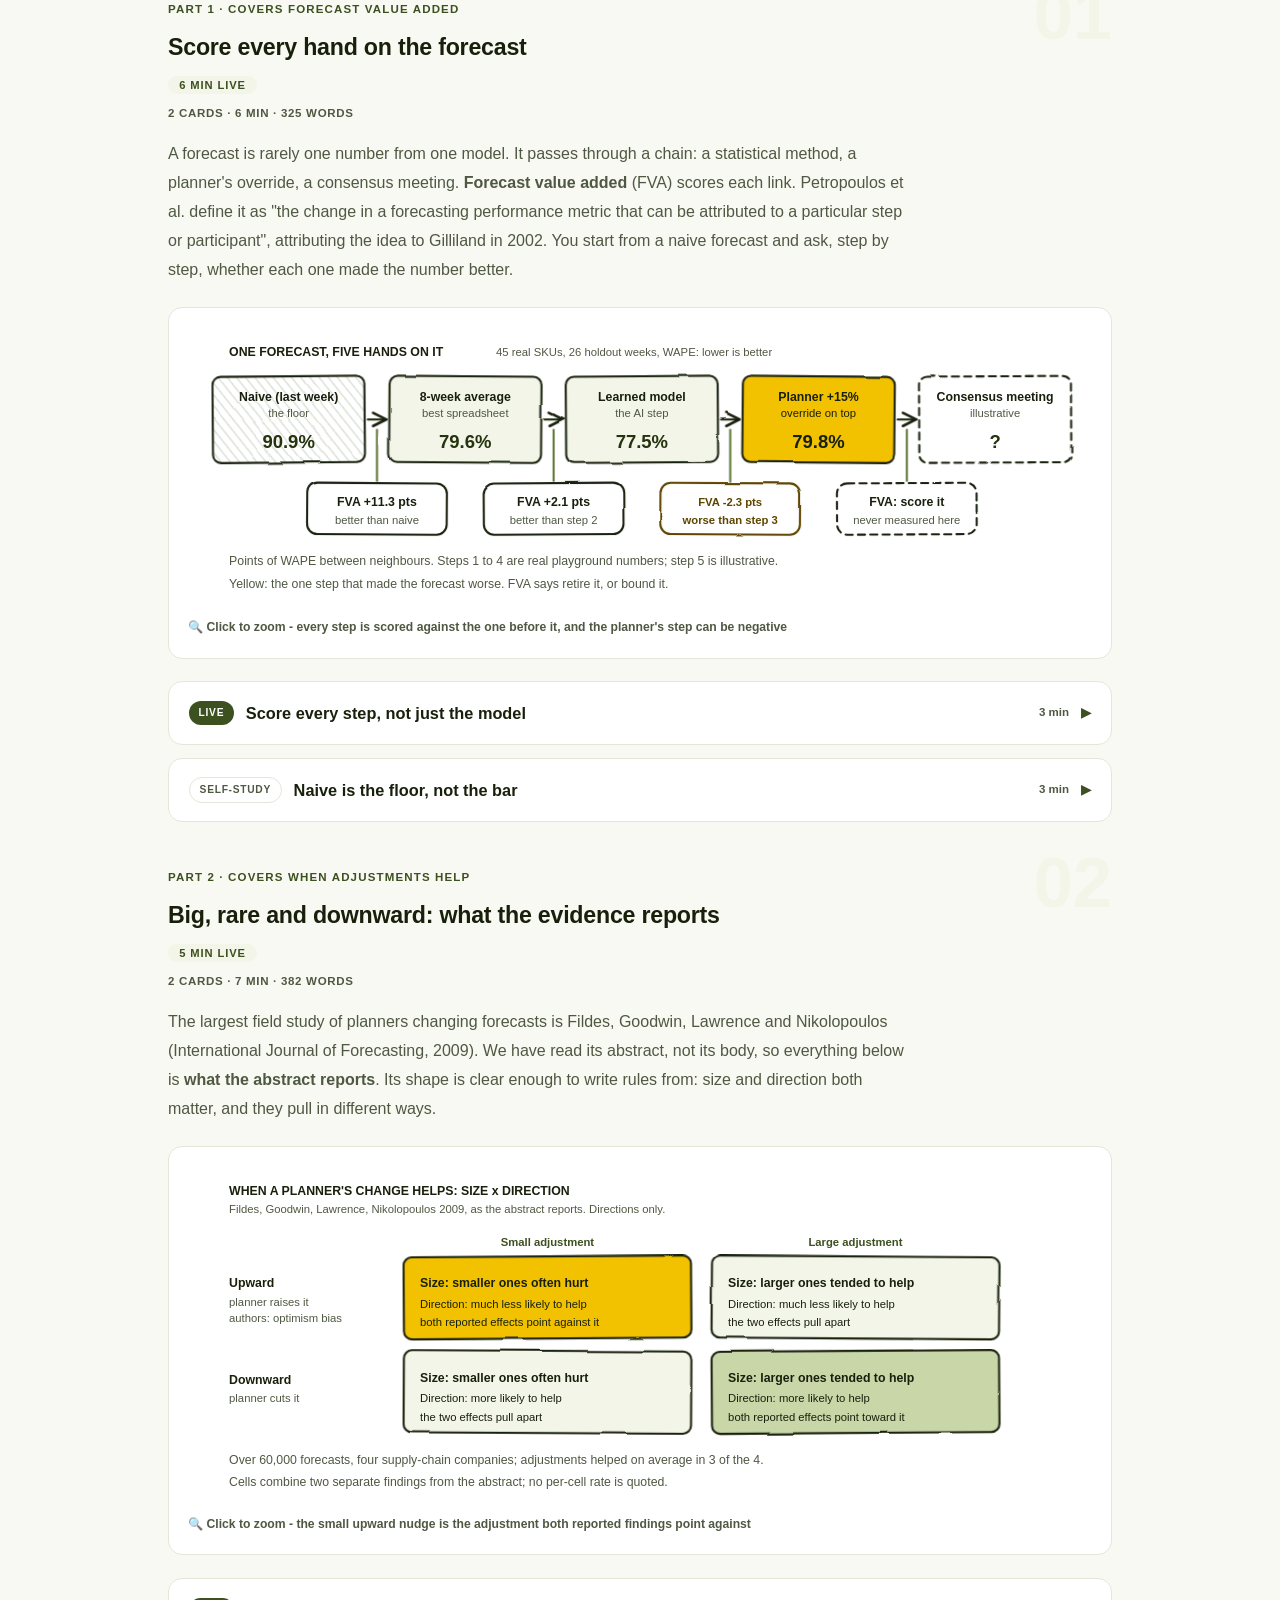
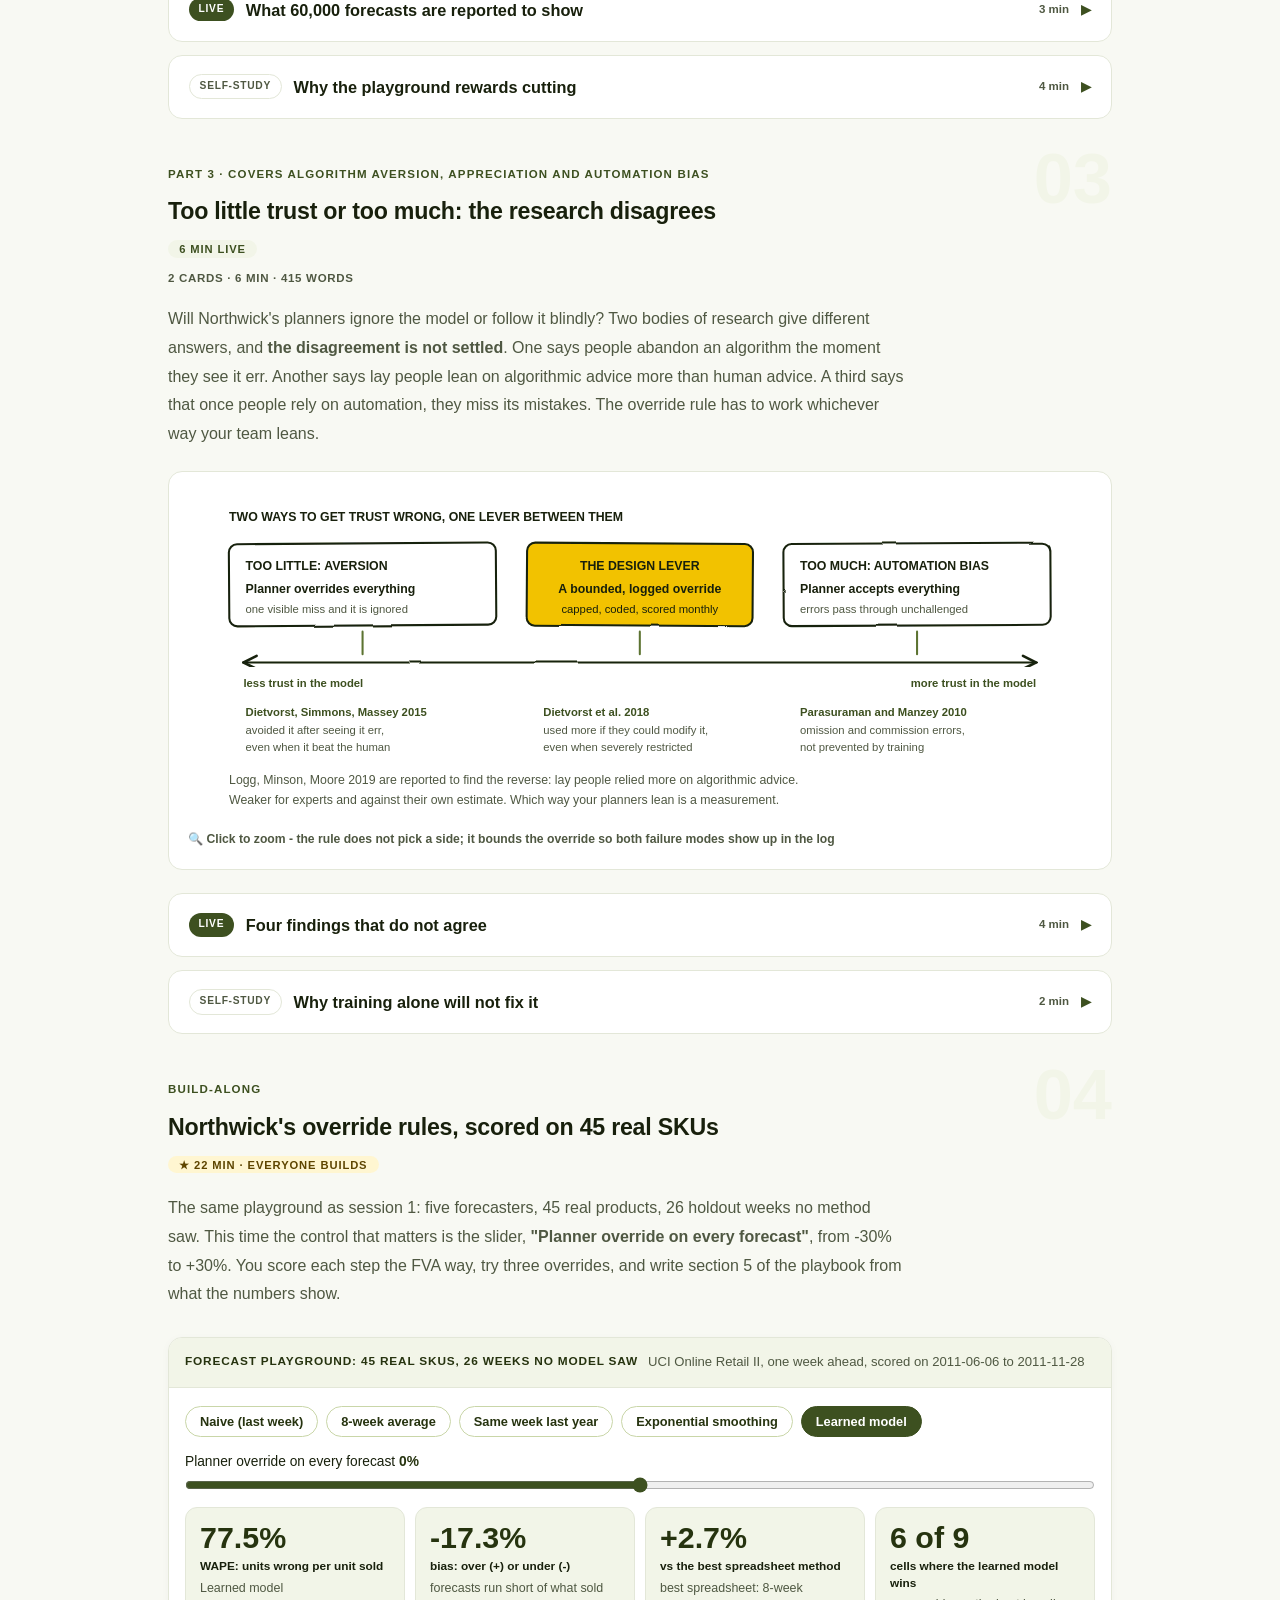
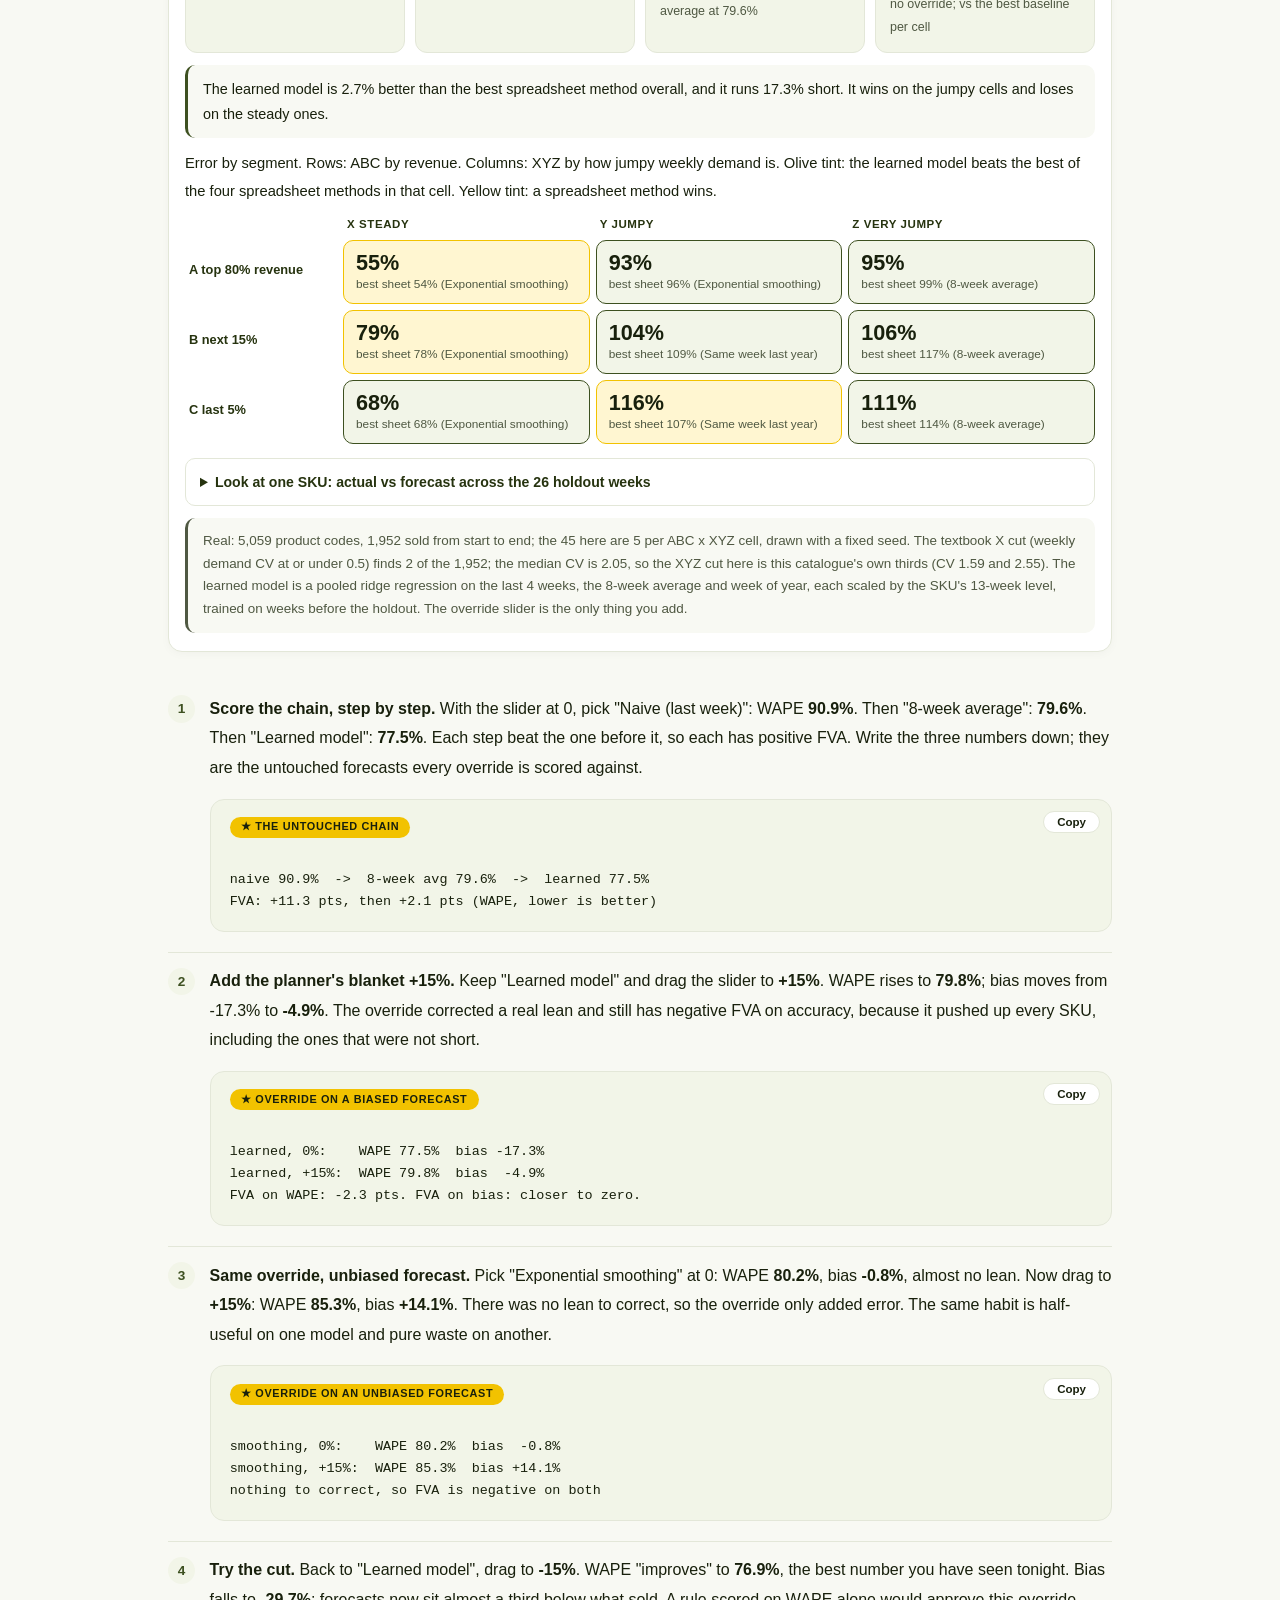
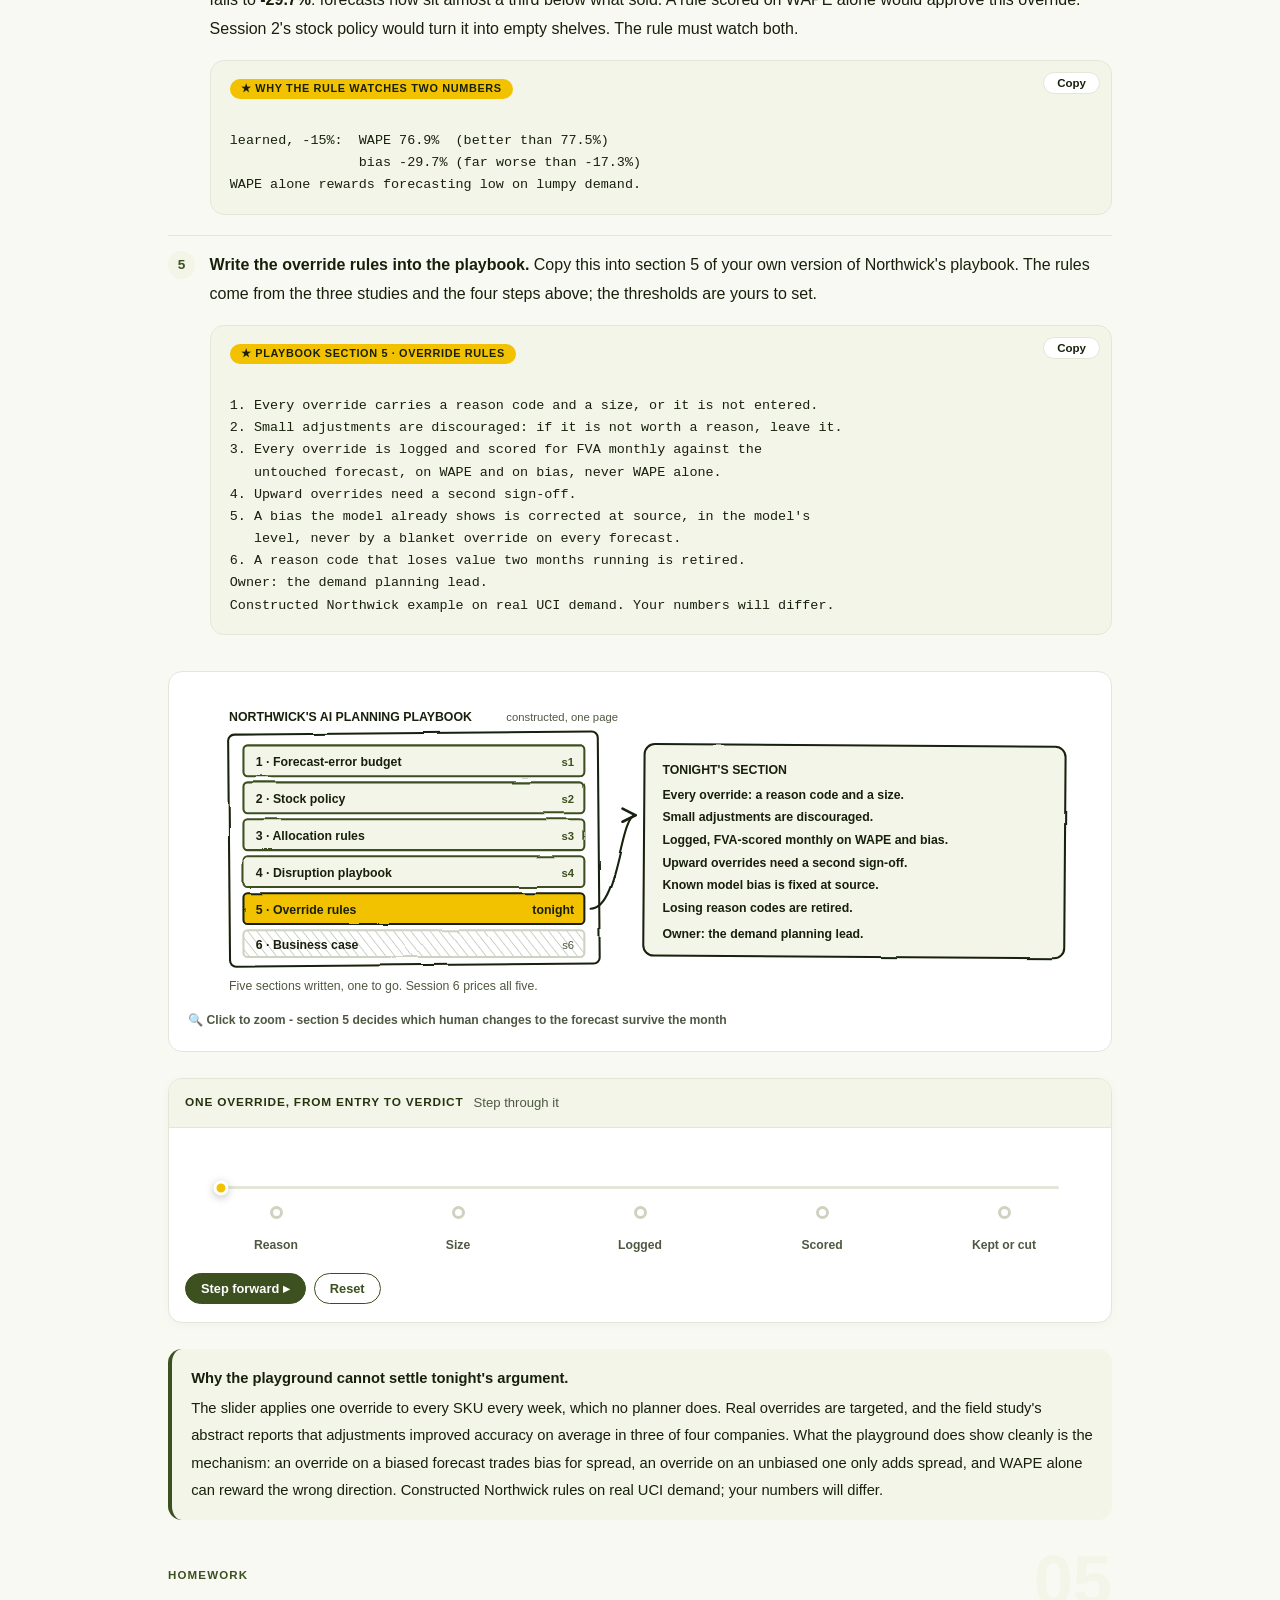
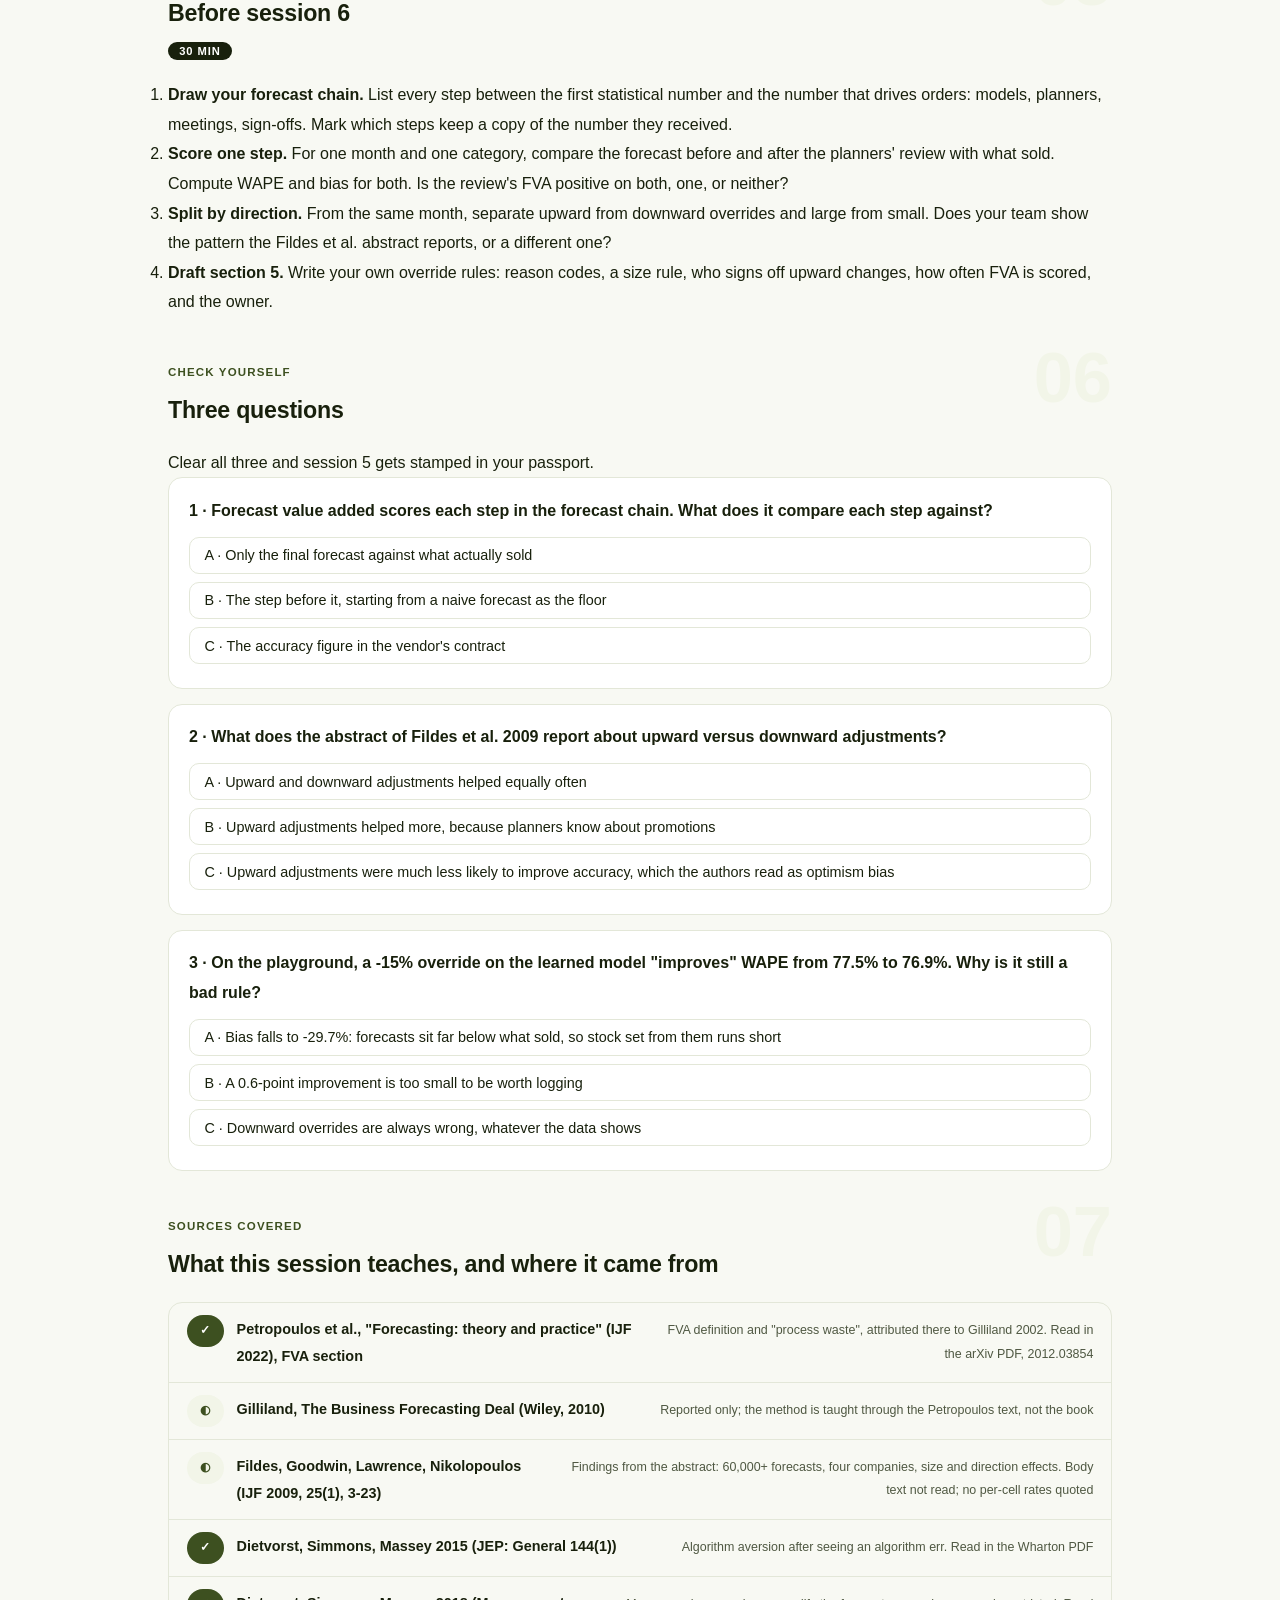
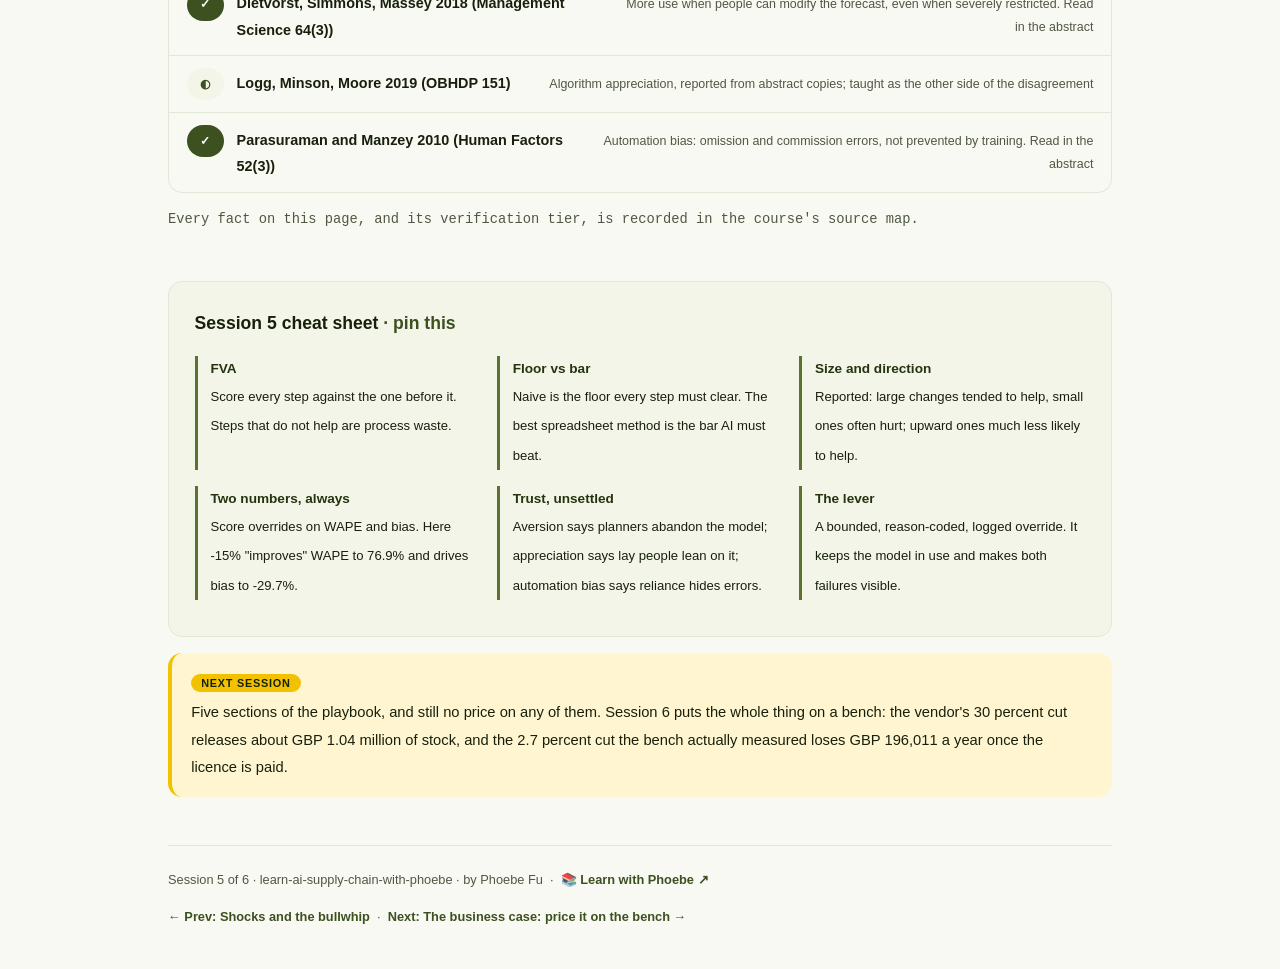
<file: courses/05-when-the-planner-is-right.html>
<!DOCTYPE html>
<html lang="en">
<head>
<meta charset="UTF-8">
<meta name="viewport" content="width=device-width, initial-scale=1.0">
<!-- social:start -->
<meta name="description" content="Session 5 of 6. Forecast value added, when judgmental adjustments help, and the disagreement between algorithm aversion and automation bias, run live on the override slider over 45 real SKUs.">
<meta property="og:type" content="article">
<meta property="og:site_name" content="Learn with Phoebe">
<meta property="og:title" content="When the planner is right: overrides and trust - learn ai supply chain with phoebe">
<meta property="og:description" content="Session 5 of 6. A blanket +15 percent override shrinks the learned model's bias from -17.3 to -4.9 percent, and makes its WAPE worse. Score every step, not just the model.">
<meta property="og:url" content="https://phoebefu6.github.io/learn-ai-supply-chain-with-phoebe/courses/05-when-the-planner-is-right.html">
<meta property="og:image" content="https://phoebefu6.github.io/learn-ai-supply-chain-with-phoebe/assets/og-cover.png">
<meta property="og:image:width" content="1200">
<meta property="og:image:height" content="630">
<meta name="twitter:card" content="summary_large_image">
<meta name="twitter:title" content="When the planner is right: overrides and trust - learn ai supply chain with phoebe">
<meta name="twitter:description" content="Session 5 of 6. Every hand on the forecast gets scored. The question is not whether planners may override, but which overrides earn their place.">
<meta name="twitter:image" content="https://phoebefu6.github.io/learn-ai-supply-chain-with-phoebe/assets/og-cover.png">
<!-- social:end -->
<title>Session 5 · When the planner is right: overrides and trust - learn ai supply chain with phoebe</title>
<link rel="stylesheet" href="../assets/style.css?v=1">
</head>
<body>

<div class="toolbar">
  <div class="wrap">
    <span class="crumb"><a href="../index.html">learn-ai-supply-chain-with-phoebe</a> / Session 5 of 6</span>
    <button class="btn" id="toggle-all" type="button">Expand all</button>
    <button class="btn primary" id="zoom-toggle" type="button">Projector zoom: off</button>
  </div>
</div>

<header class="masthead">
  <div class="wrap">
    <div class="eyebrow">Learn AI + Supply Chain with Phoebe · Session 5 of 6</div>
    <h1>When the planner is right: <span class="accent">overrides and trust</span></h1>
    <p class="sub">Every planner has changed a number they did not believe. Sometimes they were right, sometimes they were nervous, and almost nobody checked which. Tonight you score every hand that touches Northwick's forecast, read what the evidence says about when adjustments help, and face a real disagreement about trust that the research has not settled. You leave with section 5 of the playbook: the override rules.</p>
    <div class="chip-row">
      <span class="chip level">🟠 Hands-on</span>
      <span class="chip audience">Ops and planning leads being sold an AI tool</span>
      <span class="chip audience">Planners and analysts who will run it</span>
      <span class="chip time">45 min</span>
    </div>
    <div class="agenda">
      <span class="a1" style="flex:3">0-3 · Welcome</span>
      <span class="a2" style="flex:17">3-20 · Value added, adjustments, trust</span>
      <span class="a3" style="flex:22">20-42 · Build-along: Northwick's override rules</span>
      <span class="a4" style="flex:3">42-45 · Q&amp;A</span>
    </div>
  </div>
</header>

<main class="wrap">

  <!-- ============ INTRO ============ -->
  <section class="section" id="intro">
    <div class="section-kicker">
      <span class="klabel">Part 0</span>
      <h2>The number a person is allowed to change</h2>
    </div>
    <p class="lede">Four sections of Northwick's playbook are written: the error budget, the stock policy, the allocation rules and the disruption playbook. Every one of them assumes a forecast. Tonight's question is <strong>who may change that forecast, by how much, and how anyone will know whether the change helped</strong>. Northwick is a constructed mid-size homeware retailer: about 4,000 SKUs, DC North and DC South, about 60 stores and an online shop.</p>

    <div class="legend">
      <span class="pill">🎫 Clear all three quiz questions to stamp your passport</span>
      <span class="pill">Live = presented in the 45 minutes</span>
      <span class="pill">Self-study = the full depth, after class</span>
      <span class="pill">Constructed Northwick example = invented, labelled every time</span>
    </div>

    <div class="callout win">
      <p><strong>★ What you walk out with tonight.</strong> A way to score every step in the forecast chain against the one before it, what a study of more than 60,000 forecasts reports about which adjustments help, both sides of the argument about whether planners trust models too little or too much, and section 5 of Northwick's playbook: override rules with a reason code, a size, a log and an owner.</p>
    </div>

    <details class="card" open>
      <summary><span class="mode live">Live</span>Why overrides get their own section<span class="mini">3 min</span><span class="caret">▶</span></summary>
      <div class="body">
        <p>In session 1 you dragged the override slider to +15 percent and watched two things happen at once: the learned model's bias shrank from <strong>-17.3%</strong> to <strong>-4.9%</strong>, and its WAPE rose from <strong>77.5%</strong> to <strong>79.8%</strong>, behind the free 8-week average. The planner fixed the lean and paid for it in accuracy on every SKU that did not need the help.</p>
        <p>That is the whole tension of tonight in one slider. A planner knows things a model cannot see: a store refit, a supplier letter, a competitor closing down. A planner also has habits, moods and a boss who hates empty shelves. The override rules exist to keep the first and measure away the second.</p>
        <div class="callout example">
          <span class="ex-pill">Real world</span>
          <p>The forecasting reference "Forecasting: theory and practice" (Petropoulos et al., International Journal of Forecasting, 2022) calls a step in the forecasting process that does not improve the forecast "process waste". Most planning teams have never measured whether their review meeting is one.</p>
        </div>
      </div>
    </details>
  </section>

  <!-- ============ PART 1 ============ -->
  <section class="section" id="part-1">
    <div class="section-kicker">
      <span class="klabel">Part 1 · covers forecast value added</span>
      <h2>Score every hand on the forecast</h2>
      <span class="tag concept">6 min live</span>
    </div>
    <p class="lede">A forecast is rarely one number from one model. It passes through a chain: a statistical method, a planner's override, a consensus meeting. <strong>Forecast value added</strong> (FVA) scores each link. Petropoulos et al. define it as "the change in a forecasting performance metric that can be attributed to a particular step or participant", attributing the idea to Gilliland in 2002. You start from a naive forecast and ask, step by step, whether each one made the number better.</p>

    <figure class="zoomable">
      <svg viewBox="0 0 880 272" xmlns="http://www.w3.org/2000/svg" role="img" aria-label="A forecast chain of five steps with WAPE at each. Naive last week 90.9 percent, 8-week average 79.6, learned model 77.5, planner override plus 15 percent 79.8, consensus meeting illustrative with no number. Forecast value added between steps: plus 11.3 points, plus 2.1 points, minus 2.3 points for the override, and unscored for the meeting.">
        <defs>
          <filter id="s5aSk" x="-3%" y="-3%" width="106%" height="106%"><feTurbulence type="fractalNoise" baseFrequency="0.02" numOctaves="2" seed="5" result="n"/><feDisplacementMap in="SourceGraphic" in2="n" scale="2.4" xChannelSelector="R" yChannelSelector="G"/></filter>
          <pattern id="s5aHc" patternUnits="userSpaceOnUse" width="7" height="7" patternTransform="rotate(-38)"><line x1="0" y1="0" x2="0" y2="7" stroke="#3D5020" stroke-width="1" opacity=".5"/></pattern>
          <marker id="s5aAr" viewBox="0 0 10 10" refX="9" refY="5" markerWidth="8" markerHeight="8" orient="auto"><path d="M1 1 L9 5 L1 9" fill="none" stroke="#18200C" stroke-width="1.6" stroke-linecap="round"/></marker>
        </defs>
        <style>
          .s5aH { font: 800 12px Inter, sans-serif; fill: #18200C; }
          .s5aL { font: 600 12px Inter, sans-serif; fill: #18200C; }
          .s5aS { font: 400 11px Inter, sans-serif; fill: #4F5842; }
          .s5aT { font: 400 11px Inter, sans-serif; fill: #18200C; }
          .s5aB { font: 800 11px Inter, sans-serif; fill: #5E4500; }
          .s5aV { font: 800 18px Inter, sans-serif; fill: #26330F; }
          .s5aK { font: 800 18px Inter, sans-serif; fill: #18200C; }
          .s5aN { font: 400 12px Inter, sans-serif; fill: #4F5842; }
        </style>

        <text class="s5aH" x="40" y="28">ONE FORECAST, FIVE HANDS ON IT</text>
        <text class="s5aS" x="300" y="28">45 real SKUs, 26 holdout weeks, WAPE: lower is better</text>

        <g filter="url(#s5aSk)" fill="none" stroke="#18200C" stroke-width="2" stroke-linecap="round" stroke-linejoin="round">
          <rect x="24" y="48" width="148" height="84" rx="8" transform="rotate(-0.5 98 90)" fill="url(#s5aHc)"/>
          <rect x="196" y="48" width="148" height="84" rx="8" transform="rotate(0.4 270 90)" fill="#F2F5E8"/>
          <rect x="368" y="48" width="148" height="84" rx="8" transform="rotate(-0.4 442 90)" fill="#F2F5E8"/>
          <rect x="540" y="48" width="148" height="84" rx="8" transform="rotate(0.5 614 90)" fill="#F2C200"/>
          <rect x="712" y="48" width="148" height="84" rx="8" transform="rotate(-0.3 786 90)" fill="#FFFFFF" stroke-dasharray="7 5"/>
          <path d="M175 90 L193 90" marker-end="url(#s5aAr)"/>
          <path d="M347 90 L365 90" marker-end="url(#s5aAr)"/>
          <path d="M519 90 L537 90" marker-end="url(#s5aAr)"/>
          <path d="M691 90 L709 90" marker-end="url(#s5aAr)"/>
          <path d="M184 100 L184 150" stroke="#5C7330"/>
          <path d="M356 100 L356 150" stroke="#5C7330"/>
          <path d="M528 100 L528 150" stroke="#5C7330"/>
          <path d="M700 100 L700 150" stroke="#5C7330"/>
          <rect x="116" y="152" width="136" height="50" rx="10" transform="rotate(0.4 184 177)" fill="#FFFFFF"/>
          <rect x="288" y="152" width="136" height="50" rx="10" transform="rotate(-0.4 356 177)" fill="#FFFFFF"/>
          <rect x="460" y="152" width="136" height="50" rx="10" transform="rotate(0.3 528 177)" fill="#FFFFFF" stroke="#5E4500"/>
          <rect x="632" y="152" width="136" height="50" rx="10" transform="rotate(-0.3 700 177)" fill="#FFFFFF" stroke-dasharray="7 5"/>
        </g>

        <text class="s5aL" x="98" y="72" text-anchor="middle">Naive (last week)</text>
        <text class="s5aS" x="98" y="88" text-anchor="middle">the floor</text>
        <text class="s5aV" x="98" y="118" text-anchor="middle">90.9%</text>
        <text class="s5aL" x="270" y="72" text-anchor="middle">8-week average</text>
        <text class="s5aS" x="270" y="88" text-anchor="middle">best spreadsheet</text>
        <text class="s5aV" x="270" y="118" text-anchor="middle">79.6%</text>
        <text class="s5aL" x="442" y="72" text-anchor="middle">Learned model</text>
        <text class="s5aS" x="442" y="88" text-anchor="middle">the AI step</text>
        <text class="s5aV" x="442" y="118" text-anchor="middle">77.5%</text>
        <text class="s5aL" x="614" y="72" text-anchor="middle">Planner +15%</text>
        <text class="s5aT" x="614" y="88" text-anchor="middle">override on top</text>
        <text class="s5aK" x="614" y="118" text-anchor="middle">79.8%</text>
        <text class="s5aL" x="786" y="72" text-anchor="middle">Consensus meeting</text>
        <text class="s5aS" x="786" y="88" text-anchor="middle">illustrative</text>
        <text class="s5aV" x="786" y="118" text-anchor="middle">?</text>

        <text class="s5aL" x="184" y="174" text-anchor="middle">FVA +11.3 pts</text>
        <text class="s5aS" x="184" y="192" text-anchor="middle">better than naive</text>
        <text class="s5aL" x="356" y="174" text-anchor="middle">FVA +2.1 pts</text>
        <text class="s5aS" x="356" y="192" text-anchor="middle">better than step 2</text>
        <text class="s5aB" x="528" y="174" text-anchor="middle">FVA -2.3 pts</text>
        <text class="s5aB" x="528" y="192" text-anchor="middle">worse than step 3</text>
        <text class="s5aL" x="700" y="174" text-anchor="middle">FVA: score it</text>
        <text class="s5aS" x="700" y="192" text-anchor="middle">never measured here</text>

        <text class="s5aN" x="40" y="232">Points of WAPE between neighbours. Steps 1 to 4 are real playground numbers; step 5 is illustrative.</text>
        <text class="s5aN" x="40" y="254">Yellow: the one step that made the forecast worse. FVA says retire it, or bound it.</text>
      </svg>
      <figcaption>🔍 Click to zoom - every step is scored against the one before it, and the planner's step can be negative</figcaption>
    </figure>

    <details class="card">
      <summary><span class="mode live">Live</span>Score every step, not just the model<span class="mini">3 min</span><span class="caret">▶</span></summary>
      <div class="body">
        <p>Most accuracy reports score one number: the final forecast against what sold. That tells you how good the whole chain is and nothing about which link earns its keep. FVA asks the same question at every handover:</p>
        <ul>
          <li><strong>Naive to statistical.</strong> Does the method beat "same as last week"? On the playground the 8-week average does, from 90.9% to 79.6%.</li>
          <li><strong>Statistical to learned.</strong> Does the AI step beat the best free method? It does, narrowly: 79.6% to 77.5%.</li>
          <li><strong>Model to planner.</strong> Does the override beat the forecast it overrode? A blanket +15% does not: 77.5% to 79.8%.</li>
          <li><strong>Planner to meeting.</strong> Does the consensus meeting beat what the planner sent in? Nobody at Northwick has measured it. That is the point of logging.</li>
        </ul>
        <p>Petropoulos et al. call the steps that do not improve the forecast "process waste". Gilliland's own book on the method, "The Business Forecasting Deal" (Wiley, 2010), is reported to make the same case at length; we read the definition through the Petropoulos text, not the book.</p>
        <div class="callout tip">
          <p><strong>Keep the sign too.</strong> FVA is usually run on an accuracy metric. Run it on bias as well: the +15% override has negative FVA on WAPE and positive FVA on bias. Both are true, and the rules in the build-along need both.</p>
        </div>
      </div>
    </details>

    <details class="card">
      <summary><span class="mode self">Self-study</span>Naive is the floor, not the bar<span class="mini">3 min</span><span class="caret">▶</span></summary>
      <div class="body">
        <p>FVA starts from naive because naive costs nothing: any step that cannot beat it is destroying value outright. But clearing the floor is not the same as earning a place. In <a href="01-every-forecast-is-wrong.html">session 1</a> the bar was set at the best spreadsheet method, the 8-week average at 79.6%, because that is what Northwick would run without buying anything. A vendor who reports its gain against naive is choosing the easier opponent.</p>
        <p>So read an FVA table twice. Against naive, it tells you whether a step is waste. Against the step before, it tells you whether that step is worth its cost. How naive and seasonal-naive baselines are built is taught in <a href="https://phoebefu6.github.io/learn-timeseries-forecasting-with-phoebe/courses/b2-decomposition-baselines.html">Timeseries Forecasting: decomposition and baselines ↗</a>.</p>
      </div>
    </details>
  </section>

  <!-- ============ PART 2 ============ -->
  <section class="section" id="part-2">
    <div class="section-kicker">
      <span class="klabel">Part 2 · covers when adjustments help</span>
      <h2>Big, rare and downward: what the evidence reports</h2>
      <span class="tag concept">5 min live</span>
    </div>
    <p class="lede">The largest field study of planners changing forecasts is Fildes, Goodwin, Lawrence and Nikolopoulos (International Journal of Forecasting, 2009). We have read its abstract, not its body, so everything below is <strong>what the abstract reports</strong>. Its shape is clear enough to write rules from: size and direction both matter, and they pull in different ways.</p>

    <figure class="zoomable">
      <svg viewBox="0 0 880 328" xmlns="http://www.w3.org/2000/svg" role="img" aria-label="A two by two grid of adjustment size against direction, from the Fildes et al. 2009 abstract. Smaller adjustments often reduced accuracy; larger ones tended to improve it. Upward adjustments were much less likely to improve accuracy than downward ones, which the authors read as optimism bias. The small upward cell has both reported effects against it; the large downward cell has both in favour. No percentages per cell.">
        <defs>
          <filter id="s5bSk" x="-3%" y="-3%" width="106%" height="106%"><feTurbulence type="fractalNoise" baseFrequency="0.02" numOctaves="2" seed="11" result="n"/><feDisplacementMap in="SourceGraphic" in2="n" scale="2.4" xChannelSelector="R" yChannelSelector="G"/></filter>
        </defs>
        <style>
          .s5bH { font: 800 12px Inter, sans-serif; fill: #18200C; }
          .s5bL { font: 600 12px Inter, sans-serif; fill: #18200C; }
          .s5bS { font: 400 11px Inter, sans-serif; fill: #4F5842; }
          .s5bT { font: 400 11px Inter, sans-serif; fill: #18200C; }
          .s5bA { font: 700 11px Inter, sans-serif; fill: #3D5020; }
          .s5bN { font: 400 12px Inter, sans-serif; fill: #4F5842; }
        </style>

        <text class="s5bH" x="40" y="28">WHEN A PLANNER'S CHANGE HELPS: SIZE x DIRECTION</text>
        <text class="s5bS" x="40" y="46">Fildes, Goodwin, Lawrence, Nikolopoulos 2009, as the abstract reports. Directions only.</text>

        <text class="s5bA" x="350" y="78" text-anchor="middle">Small adjustment</text>
        <text class="s5bA" x="650" y="78" text-anchor="middle">Large adjustment</text>

        <g filter="url(#s5bSk)" fill="none" stroke="#18200C" stroke-width="2" stroke-linecap="round" stroke-linejoin="round">
          <rect x="210" y="88" width="280" height="80" rx="8" transform="rotate(-0.4 350 128)" fill="#F2C200"/>
          <rect x="510" y="88" width="280" height="80" rx="8" transform="rotate(0.4 650 128)" fill="#F2F5E8"/>
          <rect x="210" y="180" width="280" height="80" rx="8" transform="rotate(0.3 350 220)" fill="#F2F5E8"/>
          <rect x="510" y="180" width="280" height="80" rx="8" transform="rotate(-0.4 650 220)" fill="#C9D6A8"/>
        </g>

        <text class="s5bL" x="40" y="118">Upward</text>
        <text class="s5bS" x="40" y="136">planner raises it</text>
        <text class="s5bS" x="40" y="152">authors: optimism bias</text>
        <text class="s5bL" x="40" y="212">Downward</text>
        <text class="s5bS" x="40" y="230">planner cuts it</text>

        <text class="s5bL" x="226" y="118">Size: smaller ones often hurt</text>
        <text class="s5bT" x="226" y="138">Direction: much less likely to help</text>
        <text class="s5bT" x="226" y="156">both reported effects point against it</text>

        <text class="s5bL" x="526" y="118">Size: larger ones tended to help</text>
        <text class="s5bT" x="526" y="138">Direction: much less likely to help</text>
        <text class="s5bT" x="526" y="156">the two effects pull apart</text>

        <text class="s5bL" x="226" y="210">Size: smaller ones often hurt</text>
        <text class="s5bT" x="226" y="230">Direction: more likely to help</text>
        <text class="s5bT" x="226" y="248">the two effects pull apart</text>

        <text class="s5bL" x="526" y="210">Size: larger ones tended to help</text>
        <text class="s5bT" x="526" y="230">Direction: more likely to help</text>
        <text class="s5bT" x="526" y="248">both reported effects point toward it</text>

        <text class="s5bN" x="40" y="290">Over 60,000 forecasts, four supply-chain companies; adjustments helped on average in 3 of the 4.</text>
        <text class="s5bN" x="40" y="312">Cells combine two separate findings from the abstract; no per-cell rate is quoted.</text>
      </svg>
      <figcaption>🔍 Click to zoom - the small upward nudge is the adjustment both reported findings point against</figcaption>
    </figure>

    <details class="card">
      <summary><span class="mode live">Live</span>What 60,000 forecasts are reported to show<span class="mini">3 min</span><span class="caret">▶</span></summary>
      <div class="body">
        <p>The abstract reports more than 60,000 forecasts and outcomes from four supply-chain companies. In three of the four, planners' adjustments improved accuracy on average. So the headline is not "planners make it worse". It is narrower and more useful:</p>
        <ul>
          <li><strong>Size.</strong> Larger adjustments tended to improve accuracy; smaller ones often reduced it. A big change usually means the planner knows something specific. A small one is often a nudge for comfort.</li>
          <li><strong>Direction.</strong> Upward adjustments were much less likely to improve accuracy than downward ones. The authors read this as optimism bias: people expect the product, the promotion or the season to do better than it will.</li>
        </ul>
        <p>Exact percentages per company or per cell are not in what we read, so none are quoted. The rule-writing consequence does not need them: discourage small changes, and put a second pair of eyes on upward ones.</p>
        <div class="callout example">
          <span class="ex-pill">Real world</span>
          <p>The same study is the reason many planning teams ask for a reason code with every override. If you cannot say why you changed the number, the abstract's findings suggest your change is more likely to be one of the small, hopeful ones that cost accuracy.</p>
        </div>
      </div>
    </details>

    <details class="card">
      <summary><span class="mode self">Self-study</span>Why the playground rewards cutting<span class="mini">4 min</span><span class="caret">▶</span></summary>
      <div class="body">
        <p>Try both directions on the learned model in the build-along below. A <strong>-15%</strong> override gives WAPE <strong>76.9%</strong>, better than untouched, and bias <strong>-29.7%</strong>. A <strong>+15%</strong> override gives WAPE <strong>79.8%</strong> and bias <strong>-4.9%</strong>. Judged on WAPE alone, cutting wins.</p>
        <p>That is not Fildes's result showing up in miniature. It is a property of the metric on lumpy demand. When a SKU sells nothing most weeks and a lot in a few, a forecast that sits low is wrong by a little on the many quiet weeks and by a lot on the few big ones, and that trade can lower the total absolute error while starving the shelves. WAPE throws the sign away; bias keeps it.</p>
        <p>So hold two things side by side and do not force them together. The field study reports that downward adjustments were more likely to help, across 60,000 real forecasts. The playground shows that a downward adjustment can look like help on WAPE while deepening a shortfall that session 2 would turn into missed service. An override rule that watches only WAPE would reward exactly the wrong habit here. That is why section 5 scores bias as well.</p>
      </div>
    </details>
  </section>

  <!-- ============ PART 3 ============ -->
  <section class="section" id="part-3">
    <div class="section-kicker">
      <span class="klabel">Part 3 · covers algorithm aversion, appreciation and automation bias</span>
      <h2>Too little trust or too much: the research disagrees</h2>
      <span class="tag concept">6 min live</span>
    </div>
    <p class="lede">Will Northwick's planners ignore the model or follow it blindly? Two bodies of research give different answers, and <strong>the disagreement is not settled</strong>. One says people abandon an algorithm the moment they see it err. Another says lay people lean on algorithmic advice more than human advice. A third says that once people rely on automation, they miss its mistakes. The override rule has to work whichever way your team leans.</p>

    <figure class="zoomable">
      <svg viewBox="0 0 880 318" xmlns="http://www.w3.org/2000/svg" role="img" aria-label="One axis of trust in the model. At the low end, algorithm aversion: the planner overrides everything, from Dietvorst, Simmons and Massey 2015. At the high end, automation bias: the planner accepts everything, with omission and commission errors, from Parasuraman and Manzey 2010. In the middle, the design lever: a bounded, logged override, from Dietvorst et al. 2018. Logg, Minson and Moore 2019 are reported to find the reverse lean for lay people.">
        <defs>
          <filter id="s5cSk" x="-3%" y="-3%" width="106%" height="106%"><feTurbulence type="fractalNoise" baseFrequency="0.02" numOctaves="2" seed="17" result="n"/><feDisplacementMap in="SourceGraphic" in2="n" scale="2.4" xChannelSelector="R" yChannelSelector="G"/></filter>
          <marker id="s5cAr" viewBox="0 0 10 10" refX="9" refY="5" markerWidth="8" markerHeight="8" orient="auto-start-reverse"><path d="M1 1 L9 5 L1 9" fill="none" stroke="#18200C" stroke-width="1.6" stroke-linecap="round"/></marker>
        </defs>
        <style>
          .s5cH { font: 800 12px Inter, sans-serif; fill: #18200C; }
          .s5cL { font: 600 12px Inter, sans-serif; fill: #18200C; }
          .s5cS { font: 400 11px Inter, sans-serif; fill: #4F5842; }
          .s5cT { font: 400 11px Inter, sans-serif; fill: #18200C; }
          .s5cA { font: 700 11px Inter, sans-serif; fill: #3D5020; }
          .s5cN { font: 400 12px Inter, sans-serif; fill: #4F5842; }
        </style>

        <text class="s5cH" x="40" y="28">TWO WAYS TO GET TRUST WRONG, ONE LEVER BETWEEN THEM</text>

        <g filter="url(#s5cSk)" fill="none" stroke="#18200C" stroke-width="2" stroke-linecap="round" stroke-linejoin="round">
          <rect x="40" y="50" width="260" height="80" rx="8" transform="rotate(-0.4 170 90)" fill="#FFFFFF"/>
          <rect x="330" y="50" width="220" height="80" rx="8" transform="rotate(0.4 440 90)" fill="#F2C200"/>
          <rect x="580" y="50" width="260" height="80" rx="8" transform="rotate(-0.3 710 90)" fill="#FFFFFF"/>
          <path d="M170 136 L170 158" stroke="#5C7330"/>
          <path d="M440 136 L440 158" stroke="#5C7330"/>
          <path d="M710 136 L710 158" stroke="#5C7330"/>
          <path d="M54 166 L826 166" marker-start="url(#s5cAr)" marker-end="url(#s5cAr)"/>
        </g>

        <text class="s5cH" x="56" y="76">TOO LITTLE: AVERSION</text>
        <text class="s5cL" x="56" y="98">Planner overrides everything</text>
        <text class="s5cS" x="56" y="118">one visible miss and it is ignored</text>

        <text class="s5cH" x="440" y="76" text-anchor="middle">THE DESIGN LEVER</text>
        <text class="s5cL" x="440" y="98" text-anchor="middle">A bounded, logged override</text>
        <text class="s5cT" x="440" y="118" text-anchor="middle">capped, coded, scored monthly</text>

        <text class="s5cH" x="596" y="76">TOO MUCH: AUTOMATION BIAS</text>
        <text class="s5cL" x="596" y="98">Planner accepts everything</text>
        <text class="s5cS" x="596" y="118">errors pass through unchallenged</text>

        <text class="s5cA" x="54" y="190">less trust in the model</text>
        <text class="s5cA" x="826" y="190" text-anchor="end">more trust in the model</text>

        <text class="s5cA" x="56" y="218">Dietvorst, Simmons, Massey 2015</text>
        <text class="s5cS" x="56" y="236">avoided it after seeing it err,</text>
        <text class="s5cS" x="56" y="252">even when it beat the human</text>
        <text class="s5cA" x="346" y="218">Dietvorst et al. 2018</text>
        <text class="s5cS" x="346" y="236">used more if they could modify it,</text>
        <text class="s5cS" x="346" y="252">even when severely restricted</text>
        <text class="s5cA" x="596" y="218">Parasuraman and Manzey 2010</text>
        <text class="s5cS" x="596" y="236">omission and commission errors,</text>
        <text class="s5cS" x="596" y="252">not prevented by training</text>

        <text class="s5cN" x="40" y="284">Logg, Minson, Moore 2019 are reported to find the reverse: lay people relied more on algorithmic advice.</text>
        <text class="s5cN" x="40" y="304">Weaker for experts and against their own estimate. Which way your planners lean is a measurement.</text>
      </svg>
      <figcaption>🔍 Click to zoom - the rule does not pick a side; it bounds the override so both failure modes show up in the log</figcaption>
    </figure>

    <details class="card">
      <summary><span class="mode live">Live</span>Four findings that do not agree<span class="mini">4 min</span><span class="caret">▶</span></summary>
      <div class="body">
        <table class="clean">
          <tr><th>Study</th><th>What it found</th><th>What it predicts at Northwick</th></tr>
          <tr><td><strong>Dietvorst, Simmons, Massey 2015</strong>, five studies</td><td>After seeing an algorithm err, people were less likely to choose it over an inferior human forecaster, "even among those who saw the algorithm outperform the human". They lost confidence in algorithms faster than in people.</td><td>One bad week on a visible SKU, and planners start overriding everything</td></tr>
          <tr><td><strong>Logg, Minson, Moore 2019</strong>, reported</td><td>Across six experiments, lay people are reported to have relied more on advice labelled algorithmic than human. The effect weakened for forecasting experts and when the alternative was their own estimate.</td><td>Junior staff may lean on the model; experienced planners, judging against their own number, may not</td></tr>
          <tr><td><strong>Parasuraman and Manzey 2010</strong></td><td>Automation bias produces both omission and commission errors when decision aids are imperfect. It occurs in naive and expert participants and "cannot be prevented by training or instructions".</td><td>Once the model is trusted, a wrong forecast on a new range sails through review</td></tr>
          <tr><td><strong>Dietvorst, Simmons, Massey 2018</strong></td><td>People were more likely to use an imperfect algorithm when they could modify its forecasts, "even when participants were severely restricted" in how much.</td><td>A small, bounded override keeps planners using the model</td></tr>
        </table>
        <p>Aversion and appreciation point in opposite directions, and the studies differ in who was asked, about what, and against which alternative. Nobody has shown which one describes a professional planning team working with a forecast every week. Do not pick a side on a slide. Design so that either failure would show up in the data.</p>
        <div class="callout example">
          <span class="ex-pill">Real world</span>
          <p>The design hint sits in the title of Dietvorst et al. 2018: people will use imperfect algorithms if they can "even slightly" modify them. A capped override is not a concession to planners' feelings. It is the cheapest known way to keep them using the model, and the log it produces is how you catch automation bias too: a planner who never overrides anything, on any SKU, for months, is a pattern to look at.</p>
        </div>
      </div>
    </details>

    <details class="card">
      <summary><span class="mode self">Self-study</span>Why training alone will not fix it<span class="mini">2 min</span><span class="caret">▶</span></summary>
      <div class="body">
        <p>The tempting fix for either failure is a workshop: teach planners when to trust the model. Parasuraman and Manzey's review says automation bias cannot be prevented by training or instructions alone. Dietvorst's 2015 participants lost faith in an algorithm they had just watched beat a person. Neither failure is a knowledge gap.</p>
        <p>What changes behaviour in both bodies of work is the structure of the task: what people are allowed to change, and what they see afterwards. That is why section 5 is written as rules and a monthly score, not as guidance.</p>
      </div>
    </details>
  </section>

  <!-- ============ DEMO ============ -->
  <section class="section" id="demo-1">
    <div class="section-kicker">
      <span class="klabel">Build-along</span>
      <h2>Northwick's override rules, scored on 45 real SKUs</h2>
      <span class="tag demo">★ 22 min · everyone builds</span>
    </div>
    <p class="lede">The same playground as session 1: five forecasters, 45 real products, 26 holdout weeks no method saw. This time the control that matters is the slider, <strong>"Planner override on every forecast"</strong>, from -30% to +30%. You score each step the FVA way, try three overrides, and write section 5 of the playbook from what the numbers show.</p>

    <div id="asc-play"></div>

    <div class="steps">
      <div class="step"><p><strong>Score the chain, step by step.</strong> With the slider at 0, pick "Naive (last week)": WAPE <strong>90.9%</strong>. Then "8-week average": <strong>79.6%</strong>. Then "Learned model": <strong>77.5%</strong>. Each step beat the one before it, so each has positive FVA. Write the three numbers down; they are the untouched forecasts every override is scored against.</p>
        <div class="prompt-box good"><span class="label">★ The untouched chain</span>
naive 90.9%  -&gt;  8-week avg 79.6%  -&gt;  learned 77.5%
FVA: +11.3 pts, then +2.1 pts (WAPE, lower is better)</div></div>
      <div class="step"><p><strong>Add the planner's blanket +15%.</strong> Keep "Learned model" and drag the slider to <strong>+15%</strong>. WAPE rises to <strong>79.8%</strong>; bias moves from -17.3% to <strong>-4.9%</strong>. The override corrected a real lean and still has negative FVA on accuracy, because it pushed up every SKU, including the ones that were not short.</p>
        <div class="prompt-box good"><span class="label">★ Override on a biased forecast</span>
learned, 0%:    WAPE 77.5%  bias -17.3%
learned, +15%:  WAPE 79.8%  bias  -4.9%
FVA on WAPE: -2.3 pts. FVA on bias: closer to zero.</div></div>
      <div class="step"><p><strong>Same override, unbiased forecast.</strong> Pick "Exponential smoothing" at 0: WAPE <strong>80.2%</strong>, bias <strong>-0.8%</strong>, almost no lean. Now drag to <strong>+15%</strong>: WAPE <strong>85.3%</strong>, bias <strong>+14.1%</strong>. There was no lean to correct, so the override only added error. The same habit is half-useful on one model and pure waste on another.</p>
        <div class="prompt-box good"><span class="label">★ Override on an unbiased forecast</span>
smoothing, 0%:    WAPE 80.2%  bias  -0.8%
smoothing, +15%:  WAPE 85.3%  bias +14.1%
nothing to correct, so FVA is negative on both</div></div>
      <div class="step"><p><strong>Try the cut.</strong> Back to "Learned model", drag to <strong>-15%</strong>. WAPE "improves" to <strong>76.9%</strong>, the best number you have seen tonight. Bias falls to <strong>-29.7%</strong>: forecasts now sit almost a third below what sold. A rule scored on WAPE alone would approve this override. Session 2's stock policy would turn it into empty shelves. The rule must watch both.</p>
        <div class="prompt-box good"><span class="label">★ Why the rule watches two numbers</span>
learned, -15%:  WAPE 76.9%  (better than 77.5%)
                bias -29.7% (far worse than -17.3%)
WAPE alone rewards forecasting low on lumpy demand.</div></div>
      <div class="step"><p><strong>Write the override rules into the playbook.</strong> Copy this into section 5 of your own version of Northwick's playbook. The rules come from the three studies and the four steps above; the thresholds are yours to set.</p>
        <div class="prompt-box good"><span class="label">★ Playbook section 5 · override rules</span>
1. Every override carries a reason code and a size, or it is not entered.
2. Small adjustments are discouraged: if it is not worth a reason, leave it.
3. Every override is logged and scored for FVA monthly against the
   untouched forecast, on WAPE and on bias, never WAPE alone.
4. Upward overrides need a second sign-off.
5. A bias the model already shows is corrected at source, in the model's
   level, never by a blanket override on every forecast.
6. A reason code that loses value two months running is retired.
Owner: the demand planning lead.
Constructed Northwick example on real UCI demand. Your numbers will differ.</div></div>
    </div>

    <figure class="zoomable">
      <svg viewBox="0 0 880 300" xmlns="http://www.w3.org/2000/svg" role="img" aria-label="Northwick's AI planning playbook as a one-page document with six sections. Sections 1 to 4 are written in earlier sessions; section 5, the override rules, is filled tonight; section 6 is empty. Tonight's section requires a reason code and size, discourages small adjustments, logs and scores every override monthly, needs a second sign-off for upward overrides, fixes known bias at source, and names the demand planning lead as owner.">
        <defs>
          <filter id="s5dSk" x="-3%" y="-3%" width="106%" height="106%"><feTurbulence type="fractalNoise" baseFrequency="0.02" numOctaves="2" seed="31" result="n"/><feDisplacementMap in="SourceGraphic" in2="n" scale="2.4" xChannelSelector="R" yChannelSelector="G"/></filter>
          <pattern id="s5dHc" patternUnits="userSpaceOnUse" width="7" height="7" patternTransform="rotate(-38)"><line x1="0" y1="0" x2="0" y2="7" stroke="#3D5020" stroke-width="1" opacity=".5"/></pattern>
          <marker id="s5dAr" viewBox="0 0 10 10" refX="9" refY="5" markerWidth="8" markerHeight="8" orient="auto"><path d="M1 1 L9 5 L1 9" fill="none" stroke="#18200C" stroke-width="1.6" stroke-linecap="round"/></marker>
        </defs>
        <style>
          .s5dH { font: 800 12px Inter, sans-serif; fill: #18200C; }
          .s5dL { font: 600 12px Inter, sans-serif; fill: #18200C; }
          .s5dS { font: 400 11px Inter, sans-serif; fill: #4F5842; }
          .s5dA { font: 700 11px Inter, sans-serif; fill: #3D5020; }
          .s5dN { font: 400 12px Inter, sans-serif; fill: #4F5842; }
        </style>

        <text class="s5dH" x="40" y="28">NORTHWICK'S AI PLANNING PLAYBOOK</text>
        <text class="s5dS" x="310" y="28">constructed, one page</text>

        <g filter="url(#s5dSk)" fill="none" stroke="#18200C" stroke-width="2" stroke-linecap="round" stroke-linejoin="round">
          <rect x="40" y="40" width="360" height="226" rx="6" transform="rotate(-0.5 220 153)" fill="#FFFFFF"/>
          <rect x="54" y="52" width="332" height="30" rx="4" fill="#F2F5E8" stroke="#3D5020"/>
          <rect x="54" y="88" width="332" height="30" rx="4" fill="#F2F5E8" stroke="#3D5020"/>
          <rect x="54" y="124" width="332" height="30" rx="4" fill="#F2F5E8" stroke="#3D5020"/>
          <rect x="54" y="160" width="332" height="30" rx="4" fill="#F2F5E8" stroke="#3D5020"/>
          <rect x="54" y="196" width="332" height="30" rx="4" fill="#F2C200"/>
          <rect x="54" y="232" width="332" height="26" rx="4" fill="url(#s5dHc)" stroke="#CDD3BF"/>
          <path d="M392 211 C420 211 420 120 436 120" marker-end="url(#s5dAr)"/>
          <rect x="444" y="52" width="410" height="206" rx="10" transform="rotate(0.4 649 155)" fill="#F2F5E8"/>
        </g>

        <text class="s5dL" x="66" y="72">1 · Forecast-error budget</text>
        <text class="s5dA" x="376" y="72" text-anchor="end">s1</text>
        <text class="s5dL" x="66" y="108">2 · Stock policy</text>
        <text class="s5dA" x="376" y="108" text-anchor="end">s2</text>
        <text class="s5dL" x="66" y="144">3 · Allocation rules</text>
        <text class="s5dA" x="376" y="144" text-anchor="end">s3</text>
        <text class="s5dL" x="66" y="180">4 · Disruption playbook</text>
        <text class="s5dA" x="376" y="180" text-anchor="end">s4</text>
        <text class="s5dL" x="66" y="216">5 · Override rules</text>
        <text class="s5dL" x="376" y="216" text-anchor="end">tonight</text>
        <text class="s5dL" x="66" y="250">6 · Business case</text>
        <text class="s5dS" x="376" y="250" text-anchor="end">s6</text>

        <text class="s5dH" x="462" y="80">TONIGHT'S SECTION</text>
        <text class="s5dL" x="462" y="104">Every override: a reason code and a size.</text>
        <text class="s5dL" x="462" y="126">Small adjustments are discouraged.</text>
        <text class="s5dL" x="462" y="148">Logged, FVA-scored monthly on WAPE and bias.</text>
        <text class="s5dL" x="462" y="170">Upward overrides need a second sign-off.</text>
        <text class="s5dL" x="462" y="192">Known model bias is fixed at source.</text>
        <text class="s5dL" x="462" y="214">Losing reason codes are retired.</text>
        <text class="s5dL" x="462" y="240">Owner: the demand planning lead.</text>

        <text class="s5dN" x="40" y="290">Five sections written, one to go. Session 6 prices all five.</text>
      </svg>
      <figcaption>🔍 Click to zoom - section 5 decides which human changes to the forecast survive the month</figcaption>
    </figure>

    <div class="tick" data-stages="Reason|Size|Logged|Scored|Kept or cut" data-title="One override, from entry to verdict">
      <p class="tick-note" data-stage="0"><b>Reason.</b> The planner picks a code: a store refit, a supplier letter, a local event. No code, no override.</p>
      <p class="tick-note" data-stage="1"><b>Size.</b> The change is entered as a percentage of the model's number. Small ones are discouraged; upward ones go to a second person.</p>
      <p class="tick-note" data-stage="2"><b>Logged.</b> The untouched forecast is kept next to the overridden one. Without it, there is nothing to score against.</p>
      <p class="tick-note" data-stage="3"><b>Scored.</b> Next month, both are compared with what sold, on WAPE and on bias: the override's FVA.</p>
      <p class="tick-note" data-stage="4"><b>Kept or cut.</b> Reason codes that keep adding value stay. Ones that keep losing it are retired, by the demand planning lead.</p>
    </div>

    <div class="callout tip">
      <p><strong>Why the playground cannot settle tonight's argument.</strong> The slider applies one override to every SKU every week, which no planner does. Real overrides are targeted, and the field study's abstract reports that adjustments improved accuracy on average in three of four companies. What the playground does show cleanly is the mechanism: an override on a biased forecast trades bias for spread, an override on an unbiased one only adds spread, and WAPE alone can reward the wrong direction. Constructed Northwick rules on real UCI demand; your numbers will differ.</p>
    </div>
  </section>

  <!-- ============ HOMEWORK ============ -->
  <section class="section" id="exercise">
    <div class="section-kicker">
      <span class="klabel">Homework</span>
      <h2>Before session 6</h2>
      <span class="tag exercise">30 min</span>
    </div>
    <ol>
      <li><strong>Draw your forecast chain.</strong> List every step between the first statistical number and the number that drives orders: models, planners, meetings, sign-offs. Mark which steps keep a copy of the number they received.</li>
      <li><strong>Score one step.</strong> For one month and one category, compare the forecast before and after the planners' review with what sold. Compute WAPE and bias for both. Is the review's FVA positive on both, one, or neither?</li>
      <li><strong>Split by direction.</strong> From the same month, separate upward from downward overrides and large from small. Does your team show the pattern the Fildes et al. abstract reports, or a different one?</li>
      <li><strong>Draft section 5.</strong> Write your own override rules: reason codes, a size rule, who signs off upward changes, how often FVA is scored, and the owner.</li>
    </ol>
  </section>

  <!-- ============ QUIZ ============ -->
  <section class="section" id="quiz">
    <div class="section-kicker">
      <span class="klabel">Check yourself</span>
      <h2>Three questions</h2>
    </div>
    <p>Clear all three and session 5 gets stamped in your passport.</p>

    <div class="quiz-q" data-answer="1">
      <p class="qtext">1 · Forecast value added scores each step in the forecast chain. What does it compare each step against?</p>
      <button class="qopt" type="button">A · Only the final forecast against what actually sold</button>
      <button class="qopt" type="button">B · The step before it, starting from a naive forecast as the floor</button>
      <button class="qopt" type="button">C · The accuracy figure in the vendor's contract</button>
      <p class="qwhy">FVA is the change in a metric attributable to one step or participant. You start from naive and ask whether each later step improved on the one before. On the playground: 90.9% to 79.6% to 77.5%, then a +15% override back up to 79.8%.</p>
    </div>

    <div class="quiz-q" data-answer="2">
      <p class="qtext">2 · What does the abstract of Fildes et al. 2009 report about upward versus downward adjustments?</p>
      <button class="qopt" type="button">A · Upward and downward adjustments helped equally often</button>
      <button class="qopt" type="button">B · Upward adjustments helped more, because planners know about promotions</button>
      <button class="qopt" type="button">C · Upward adjustments were much less likely to improve accuracy, which the authors read as optimism bias</button>
      <p class="qwhy">Across more than 60,000 forecasts from four supply-chain companies, the abstract reports that upward adjustments were much less likely to help than downward ones. That is why section 5 puts a second sign-off on upward overrides.</p>
    </div>

    <div class="quiz-q" data-answer="0">
      <p class="qtext">3 · On the playground, a -15% override on the learned model "improves" WAPE from 77.5% to 76.9%. Why is it still a bad rule?</p>
      <button class="qopt" type="button">A · Bias falls to -29.7%: forecasts sit far below what sold, so stock set from them runs short</button>
      <button class="qopt" type="button">B · A 0.6-point improvement is too small to be worth logging</button>
      <button class="qopt" type="button">C · Downward overrides are always wrong, whatever the data shows</button>
      <p class="qwhy">WAPE throws the sign away, and on lumpy demand forecasting low can lower it. Bias keeps the sign: -29.7% means a deeper shortfall than the untouched -17.3%. A rule scored on WAPE alone would approve the override that empties shelves.</p>
    </div>

    <p class="quiz-score"></p>
  </section>

  <!-- ============ OFFICIAL COVERAGE ============ -->
  <section class="section" id="official">
    <div class="section-kicker">
      <span class="klabel">Sources covered</span>
      <h2>What this session teaches, and where it came from</h2>
    </div>
    <div class="covered">
      <div class="covered-row"><span class="status pill solid">✓</span><span class="name">Petropoulos et al., "Forecasting: theory and practice" (IJF 2022), FVA section</span><span class="note">FVA definition and "process waste", attributed there to Gilliland 2002. Read in the arXiv PDF, 2012.03854</span></div>
      <div class="covered-row"><span class="status pill light">◐</span><span class="name">Gilliland, The Business Forecasting Deal (Wiley, 2010)</span><span class="note">Reported only; the method is taught through the Petropoulos text, not the book</span></div>
      <div class="covered-row"><span class="status pill light">◐</span><span class="name">Fildes, Goodwin, Lawrence, Nikolopoulos (IJF 2009, 25(1), 3-23)</span><span class="note">Findings from the abstract: 60,000+ forecasts, four companies, size and direction effects. Body text not read; no per-cell rates quoted</span></div>
      <div class="covered-row"><span class="status pill solid">✓</span><span class="name">Dietvorst, Simmons, Massey 2015 (JEP: General 144(1))</span><span class="note">Algorithm aversion after seeing an algorithm err. Read in the Wharton PDF</span></div>
      <div class="covered-row"><span class="status pill solid">✓</span><span class="name">Dietvorst, Simmons, Massey 2018 (Management Science 64(3))</span><span class="note">More use when people can modify the forecast, even when severely restricted. Read in the abstract</span></div>
      <div class="covered-row"><span class="status pill light">◐</span><span class="name">Logg, Minson, Moore 2019 (OBHDP 151)</span><span class="note">Algorithm appreciation, reported from abstract copies; taught as the other side of the disagreement</span></div>
      <div class="covered-row"><span class="status pill solid">✓</span><span class="name">Parasuraman and Manzey 2010 (Human Factors 52(3))</span><span class="note">Automation bias: omission and commission errors, not prevented by training. Read in the abstract</span></div>
    </div>
    <p class="mono" style="margin-top:14px">Every fact on this page, and its verification tier, is recorded in the course's source map.</p>
  </section>

  <!-- ============ CHEAT SHEET ============ -->
  <section class="cheat" id="cheatsheet">
    <h3>Session 5 cheat sheet <span>· pin this</span></h3>
    <div class="grid-2">
      <div class="cheat-item"><b>FVA</b><span>Score every step against the one before it. Steps that do not help are process waste.</span></div>
      <div class="cheat-item"><b>Floor vs bar</b><span>Naive is the floor every step must clear. The best spreadsheet method is the bar AI must beat.</span></div>
      <div class="cheat-item"><b>Size and direction</b><span>Reported: large changes tended to help, small ones often hurt; upward ones much less likely to help.</span></div>
      <div class="cheat-item"><b>Two numbers, always</b><span>Score overrides on WAPE and bias. Here -15% "improves" WAPE to 76.9% and drives bias to -29.7%.</span></div>
      <div class="cheat-item"><b>Trust, unsettled</b><span>Aversion says planners abandon the model; appreciation says lay people lean on it; automation bias says reliance hides errors.</span></div>
      <div class="cheat-item"><b>The lever</b><span>A bounded, reason-coded, logged override. It keeps the model in use and makes both failures visible.</span></div>
    </div>
  </section>

  <div class="callout next">
    <span class="nx-pill">Next session</span>
    <p>Five sections of the playbook, and still no price on any of them. Session 6 puts the whole thing on a bench: the vendor's 30 percent cut releases about GBP 1.04 million of stock, and the 2.7 percent cut the bench actually measured loses GBP 196,011 a year once the licence is paid.</p>
  </div>

  <footer class="pagefoot">
    <span>Session 5 of 6 · learn-ai-supply-chain-with-phoebe · by Phoebe Fu &nbsp;·&nbsp; 📚 <a href="https://phoebefu6.github.io/learn-with-phoebe/">Learn with Phoebe ↗</a></span>
    <span><a href="04-shocks-and-the-bullwhip.html">← Prev: Shocks and the bullwhip</a> &nbsp;·&nbsp; <a href="06-price-it-on-the-bench.html">Next: The business case: price it on the bench →</a></span>
  </footer>

</main>

<script src="../assets/asc-sample.js?v=1"></script>
<script src="../assets/asc-live.js?v=1"></script>
<script src="../assets/app.js?v=2"></script>
</body>
</html>
</file>
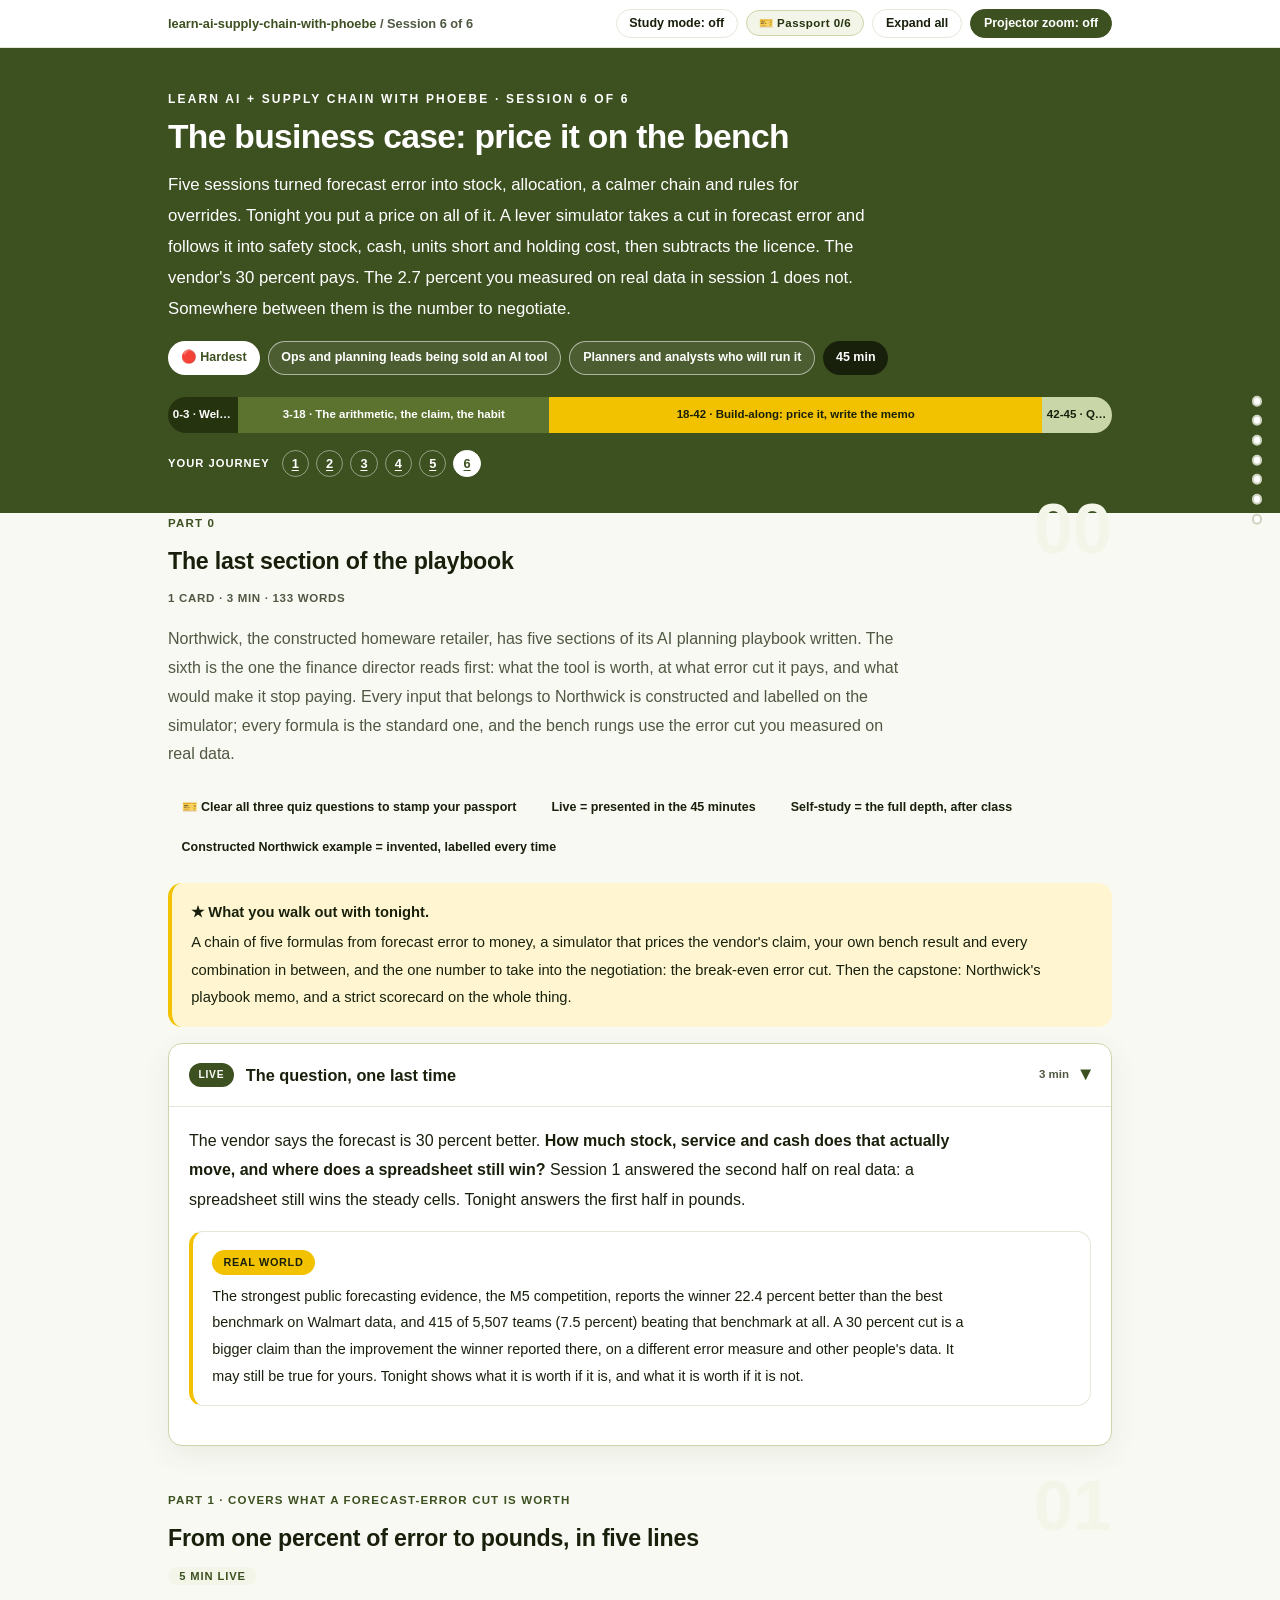
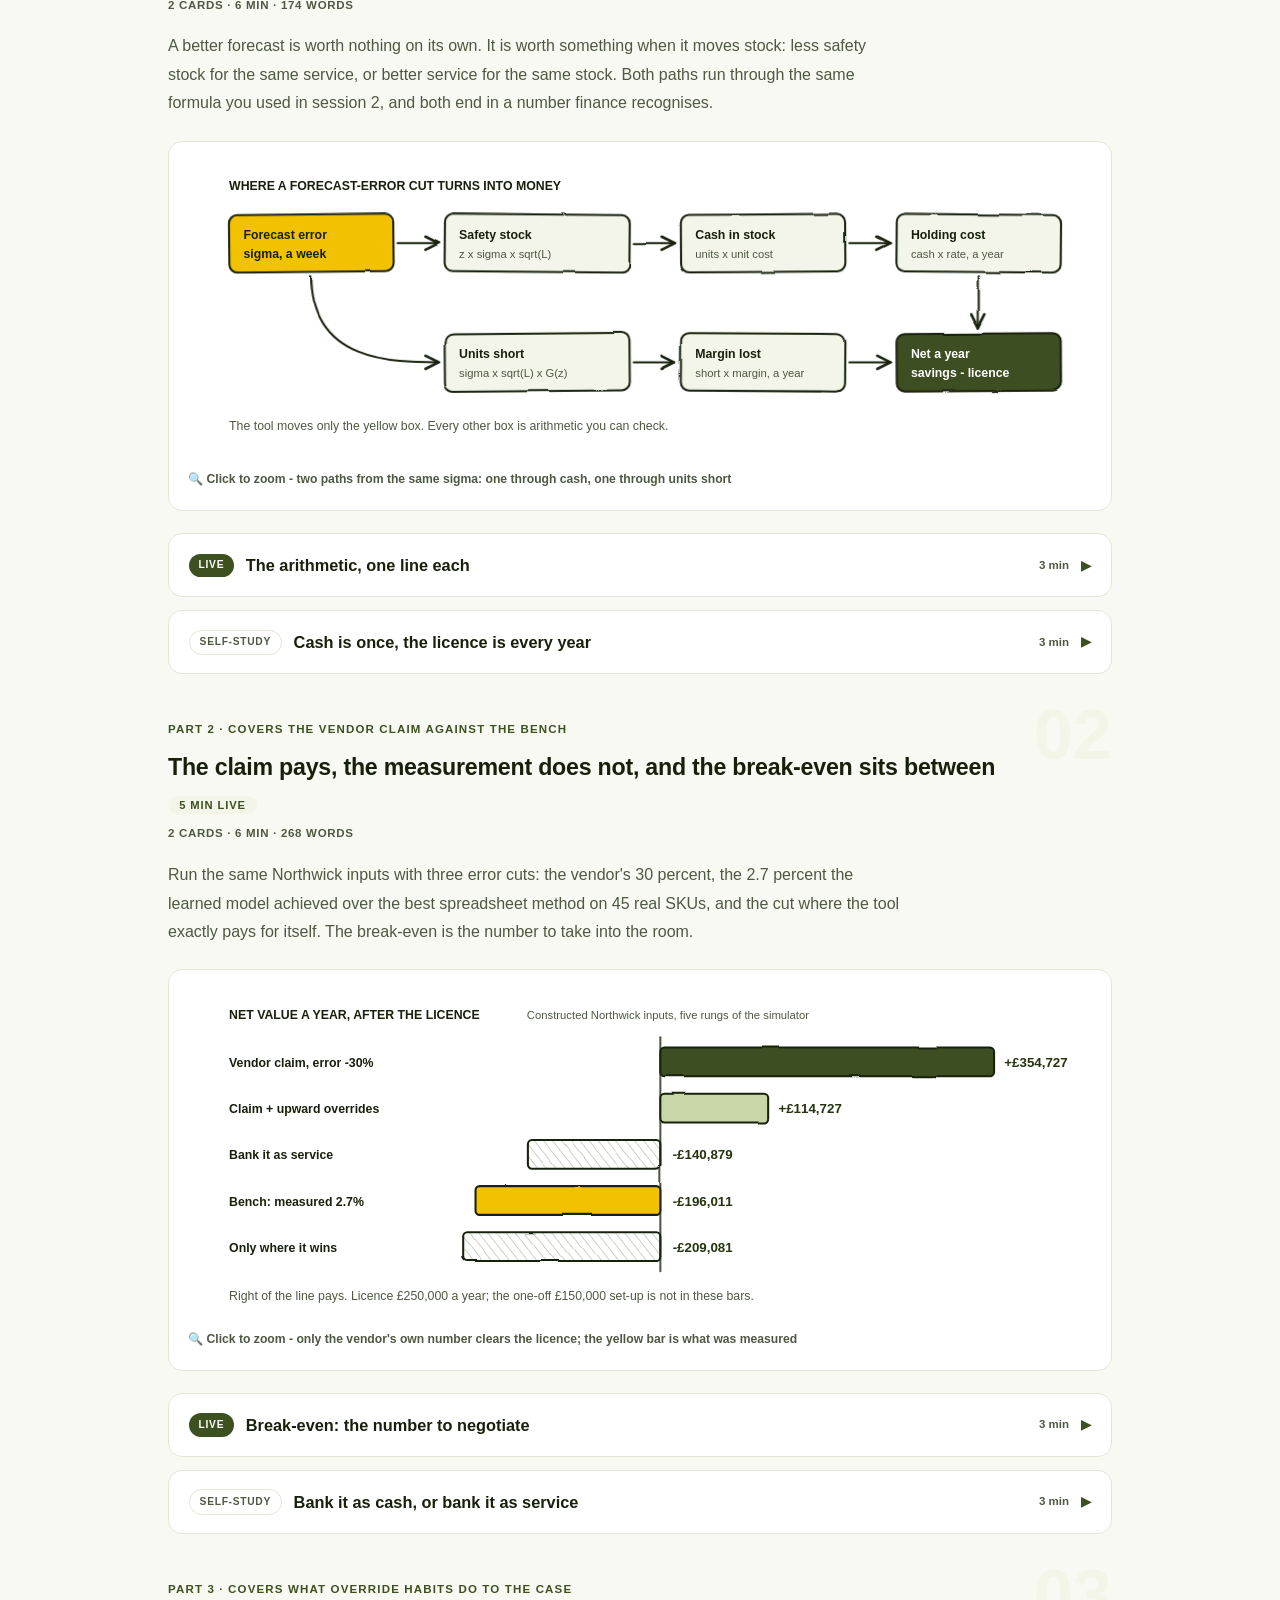
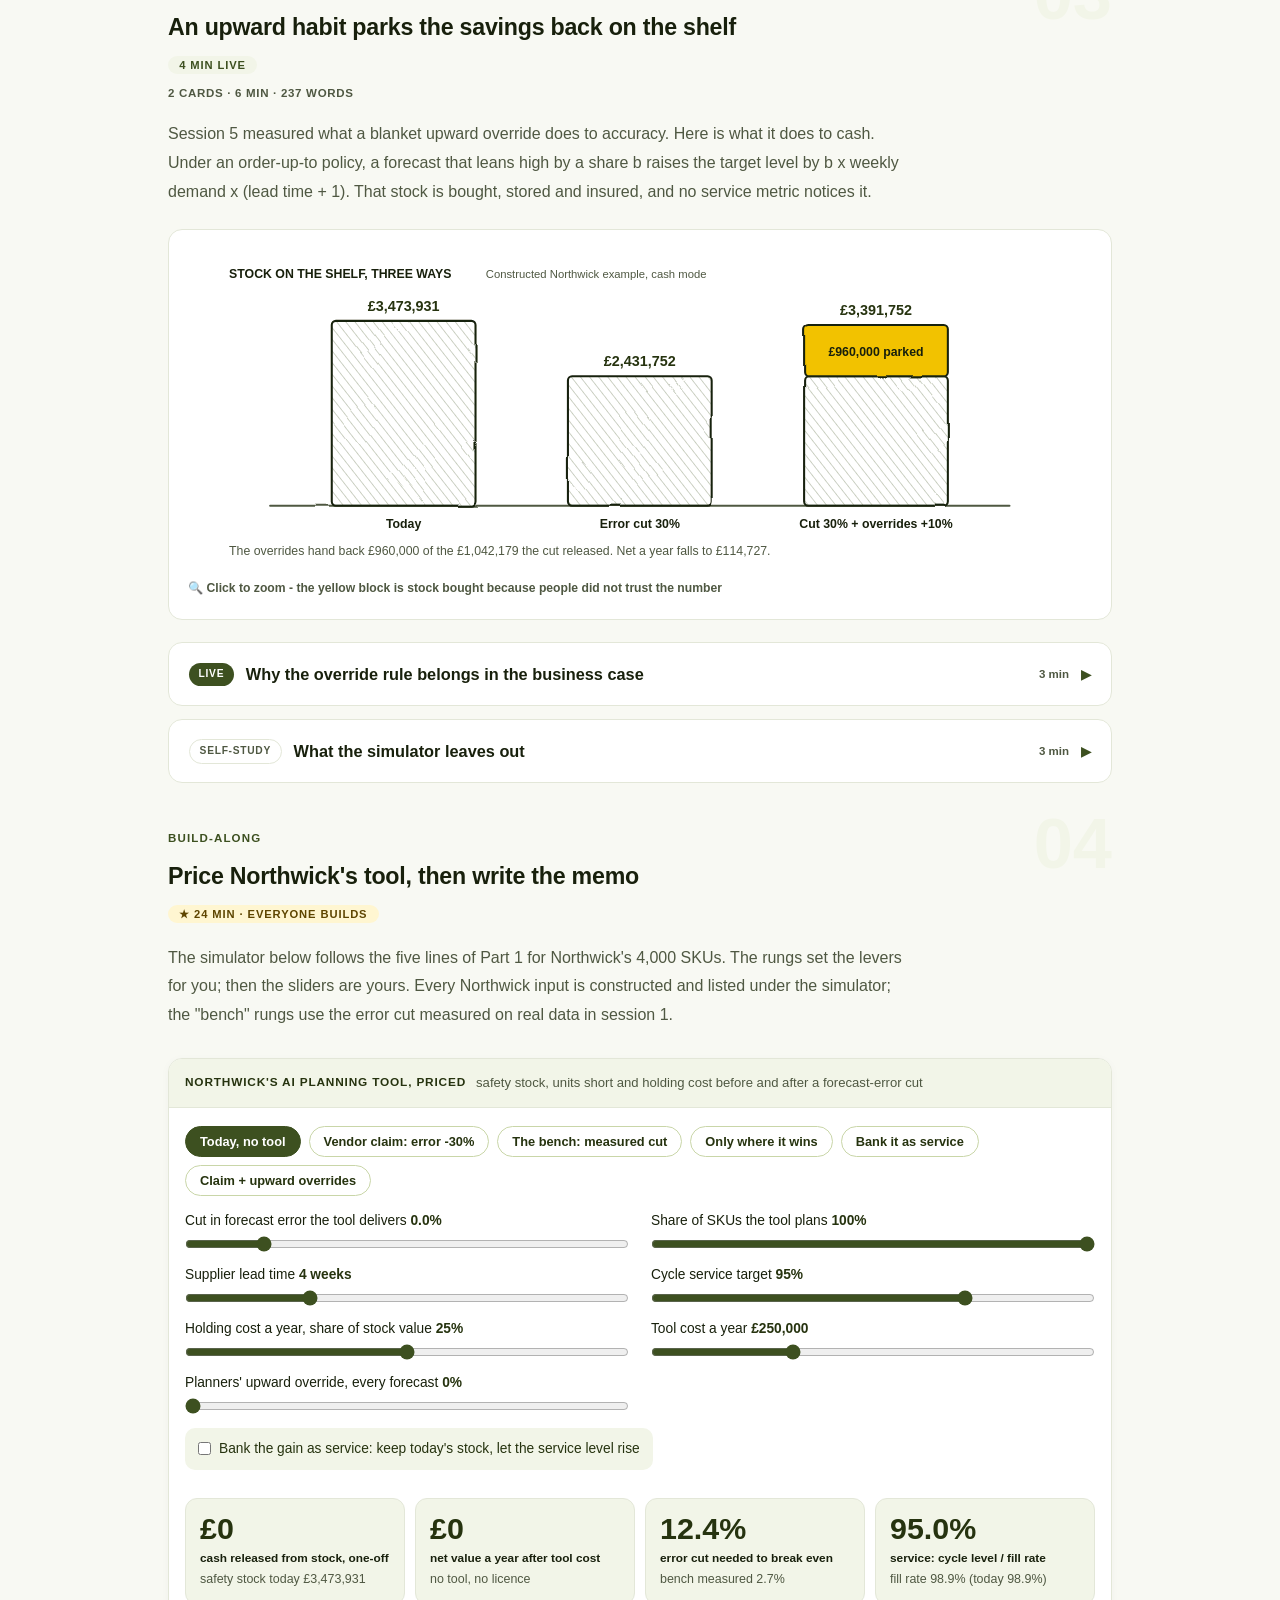
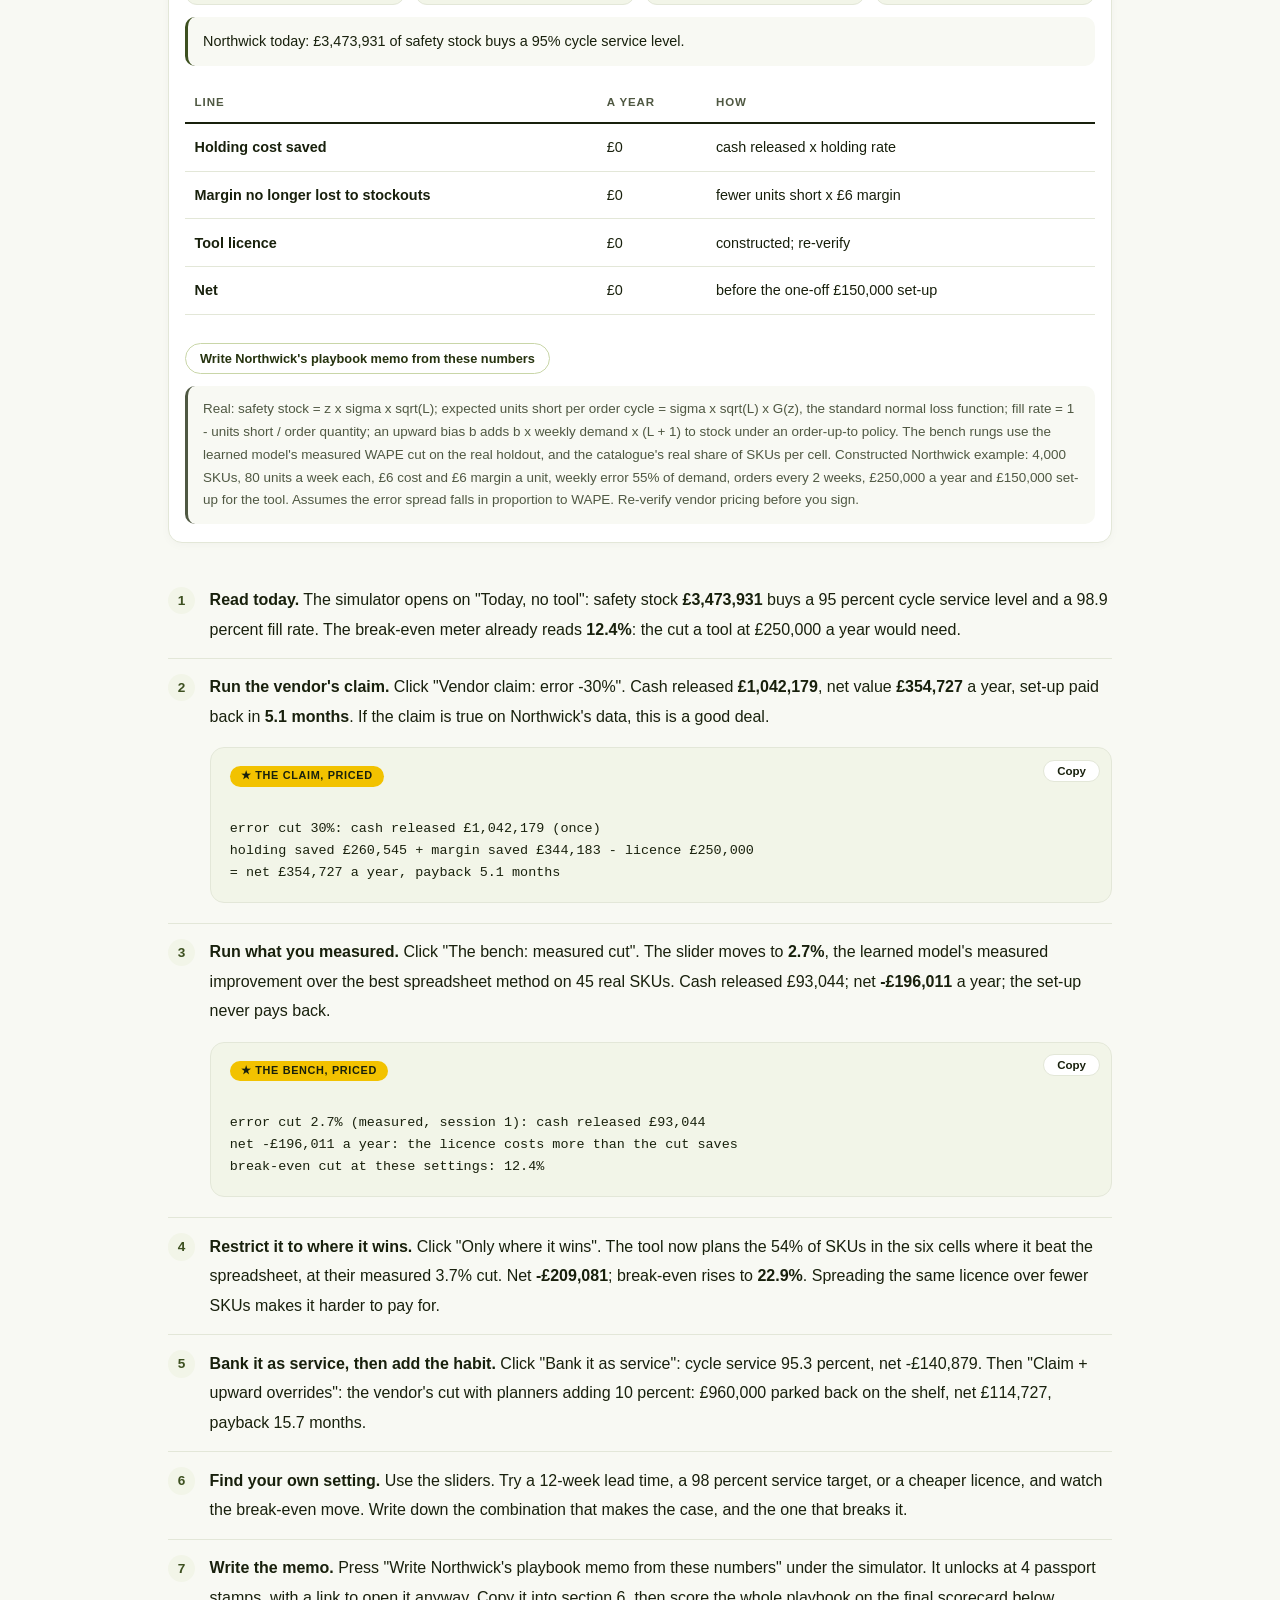
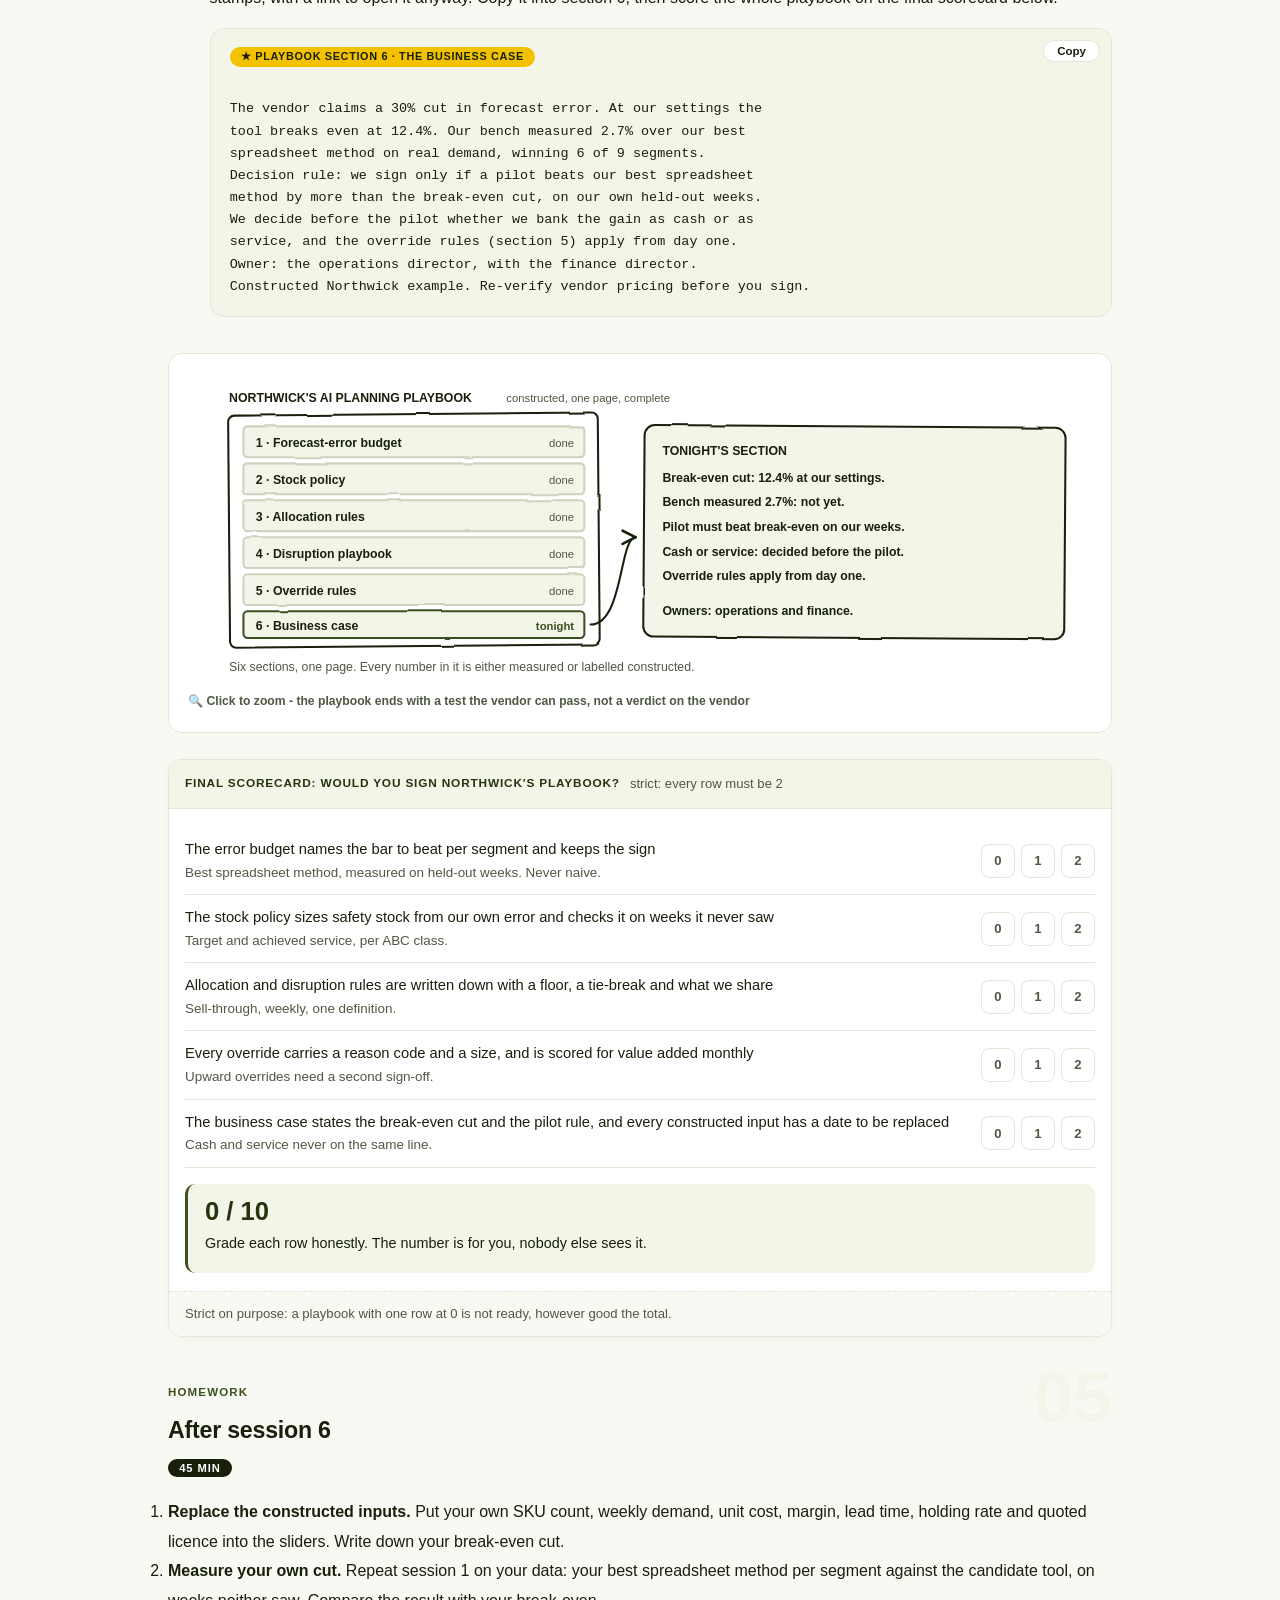
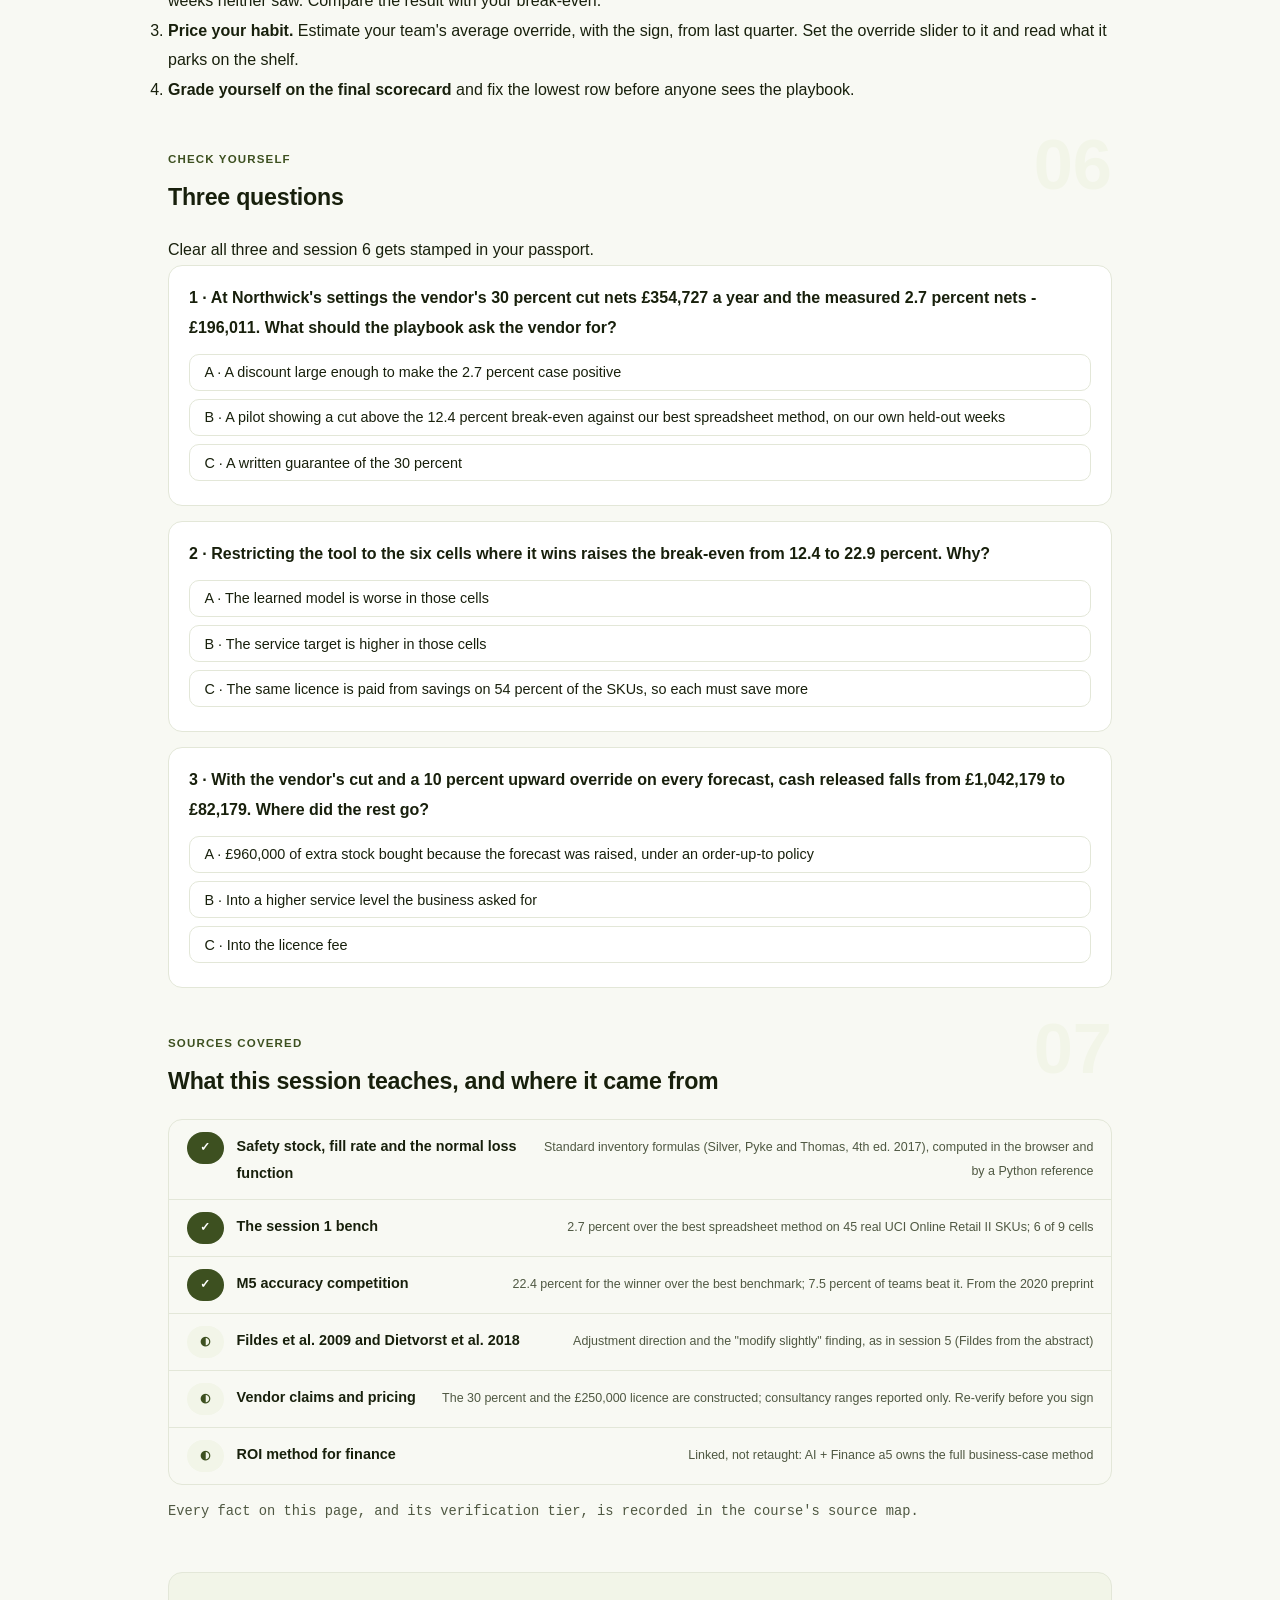
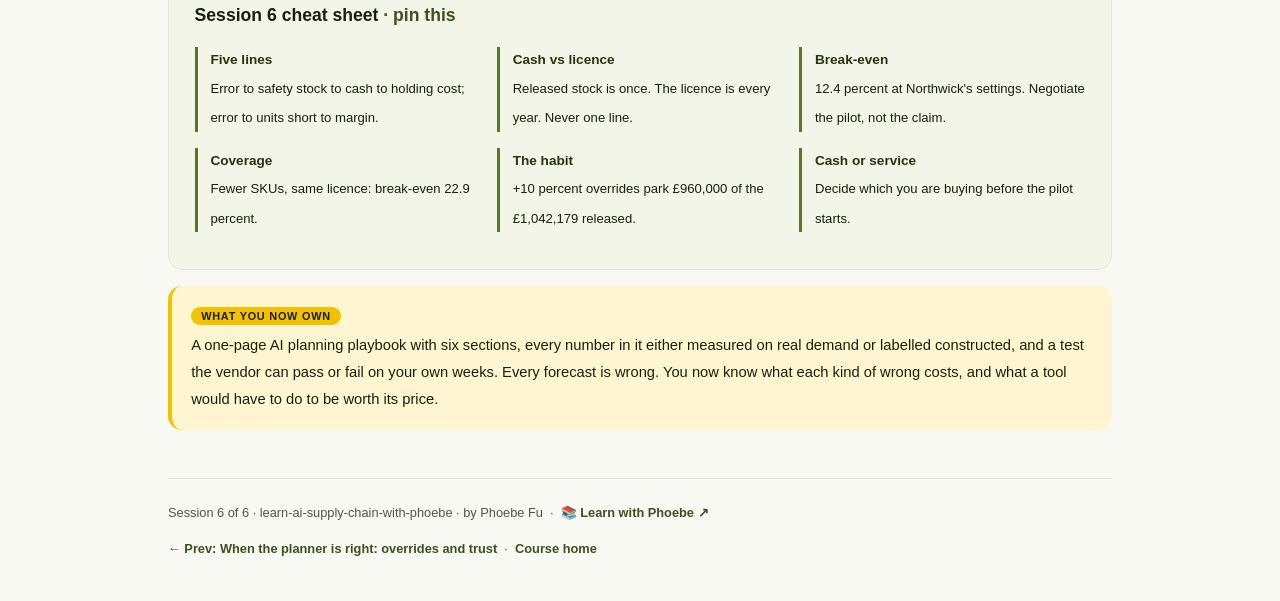
<file: courses/06-price-it-on-the-bench.html>
<!DOCTYPE html>
<html lang="en">
<head>
<meta charset="UTF-8">
<meta name="viewport" content="width=device-width, initial-scale=1.0">
<!-- social:start -->
<meta name="description" content="Session 6 of 6. Price an AI planning tool on a live bench: forecast-error cut to safety stock, cash, units short and holding cost, minus the licence. The vendor's 30 percent pays; the 2.7 percent measured on real data does not. Find the break-even.">
<meta property="og:type" content="article">
<meta property="og:site_name" content="Learn with Phoebe">
<meta property="og:title" content="The business case: price it on the bench - learn ai supply chain with phoebe">
<meta property="og:description" content="Session 6 of 6. At Northwick's constructed scale the tool needs a 12.4 percent error cut to break even. The bench measured 2.7.">
<meta property="og:url" content="https://phoebefu6.github.io/learn-ai-supply-chain-with-phoebe/courses/06-price-it-on-the-bench.html">
<meta property="og:image" content="https://phoebefu6.github.io/learn-ai-supply-chain-with-phoebe/assets/og-cover.png">
<meta property="og:image:width" content="1200">
<meta property="og:image:height" content="630">
<meta name="twitter:card" content="summary_large_image">
<meta name="twitter:title" content="The business case: price it on the bench - learn ai supply chain with phoebe">
<meta name="twitter:description" content="Session 6 of 6. Every forecast is wrong; the question is what it costs. Price the tool, find the break-even, write the memo.">
<meta name="twitter:image" content="https://phoebefu6.github.io/learn-ai-supply-chain-with-phoebe/assets/og-cover.png">
<!-- social:end -->
<title>Session 6 · The business case: price it on the bench - learn ai supply chain with phoebe</title>
<link rel="stylesheet" href="../assets/style.css?v=1">
</head>
<body>

<div class="toolbar">
  <div class="wrap">
    <span class="crumb"><a href="../index.html">learn-ai-supply-chain-with-phoebe</a> / Session 6 of 6</span>
    <button class="btn" id="toggle-all" type="button">Expand all</button>
    <button class="btn primary" id="zoom-toggle" type="button">Projector zoom: off</button>
  </div>
</div>

<header class="masthead">
  <div class="wrap">
    <div class="eyebrow">Learn AI + Supply Chain with Phoebe · Session 6 of 6</div>
    <h1>The business case: <span class="accent">price it on the bench</span></h1>
    <p class="sub">Five sessions turned forecast error into stock, allocation, a calmer chain and rules for overrides. Tonight you put a price on all of it. A lever simulator takes a cut in forecast error and follows it into safety stock, cash, units short and holding cost, then subtracts the licence. The vendor's 30 percent pays. The 2.7 percent you measured on real data in session 1 does not. Somewhere between them is the number to negotiate.</p>
    <div class="chip-row">
      <span class="chip level">🔴 Hardest</span>
      <span class="chip audience">Ops and planning leads being sold an AI tool</span>
      <span class="chip audience">Planners and analysts who will run it</span>
      <span class="chip time">45 min</span>
    </div>
    <div class="agenda">
      <span class="a1" style="flex:3">0-3 · Welcome</span>
      <span class="a2" style="flex:15">3-18 · The arithmetic, the claim, the habit</span>
      <span class="a3" style="flex:24">18-42 · Build-along: price it, write the memo</span>
      <span class="a4" style="flex:3">42-45 · Q&amp;A</span>
    </div>
  </div>
</header>

<main class="wrap">

  <!-- ============ INTRO ============ -->
  <section class="section" id="intro">
    <div class="section-kicker">
      <span class="klabel">Part 0</span>
      <h2>The last section of the playbook</h2>
    </div>
    <p class="lede">Northwick, the constructed homeware retailer, has five sections of its AI planning playbook written. The sixth is the one the finance director reads first: what the tool is worth, at what error cut it pays, and what would make it stop paying. Every input that belongs to Northwick is constructed and labelled on the simulator; every formula is the standard one, and the bench rungs use the error cut you measured on real data.</p>

    <div class="legend">
      <span class="pill">🎫 Clear all three quiz questions to stamp your passport</span>
      <span class="pill">Live = presented in the 45 minutes</span>
      <span class="pill">Self-study = the full depth, after class</span>
      <span class="pill">Constructed Northwick example = invented, labelled every time</span>
    </div>

    <div class="callout win">
      <p><strong>★ What you walk out with tonight.</strong> A chain of five formulas from forecast error to money, a simulator that prices the vendor's claim, your own bench result and every combination in between, and the one number to take into the negotiation: the break-even error cut. Then the capstone: Northwick's playbook memo, and a strict scorecard on the whole thing.</p>
    </div>

    <details class="card" open>
      <summary><span class="mode live">Live</span>The question, one last time<span class="mini">3 min</span><span class="caret">▶</span></summary>
      <div class="body">
        <p>The vendor says the forecast is 30 percent better. <strong>How much stock, service and cash does that actually move, and where does a spreadsheet still win?</strong> Session 1 answered the second half on real data: a spreadsheet still wins the steady cells. Tonight answers the first half in pounds.</p>
        <div class="callout example">
          <span class="ex-pill">Real world</span>
          <p>The strongest public forecasting evidence, the M5 competition, reports the winner 22.4 percent better than the best benchmark on Walmart data, and 415 of 5,507 teams (7.5 percent) beating that benchmark at all. A 30 percent cut is a bigger claim than the improvement the winner reported there, on a different error measure and other people's data. It may still be true for yours. Tonight shows what it is worth if it is, and what it is worth if it is not.</p>
        </div>
      </div>
    </details>
  </section>

  <!-- ============ PART 1 ============ -->
  <section class="section" id="part-1">
    <div class="section-kicker">
      <span class="klabel">Part 1 · covers what a forecast-error cut is worth</span>
      <h2>From one percent of error to pounds, in five lines</h2>
      <span class="tag concept">5 min live</span>
    </div>
    <p class="lede">A better forecast is worth nothing on its own. It is worth something when it moves stock: less safety stock for the same service, or better service for the same stock. Both paths run through the same formula you used in session 2, and both end in a number finance recognises.</p>

    <figure class="zoomable">
      <svg viewBox="0 0 880 290" xmlns="http://www.w3.org/2000/svg" role="img" aria-label="The chain from forecast error to money. Forecast error sigma sets safety stock as z times sigma times the square root of lead time; safety stock times unit cost is cash in stock; cash times the holding rate is holding cost a year. Separately, sigma sets expected units short per order cycle through the normal loss function, and units short times margin is margin lost a year. Holding cost saved plus margin saved, minus the licence, is net value a year.">
        <defs>
          <filter id="s6aSk" x="-3%" y="-3%" width="106%" height="106%"><feTurbulence type="fractalNoise" baseFrequency="0.02" numOctaves="2" seed="61" result="n"/><feDisplacementMap in="SourceGraphic" in2="n" scale="2.4" xChannelSelector="R" yChannelSelector="G"/></filter>
          <marker id="s6aAr" viewBox="0 0 10 10" refX="9" refY="5" markerWidth="8" markerHeight="8" orient="auto"><path d="M1 1 L9 5 L1 9" fill="none" stroke="#18200C" stroke-width="1.6" stroke-linecap="round"/></marker>
        </defs>
        <style>
          .s6aH { font: 800 12px Inter, sans-serif; fill: #18200C; }
          .s6aL { font: 600 12px Inter, sans-serif; fill: #18200C; }
          .s6aS { font: 400 11px Inter, sans-serif; fill: #4F5842; }
          .s6aW { font: 800 12px Inter, sans-serif; fill: #FFFFFF; }
          .s6aN { font: 400 12px Inter, sans-serif; fill: #4F5842; }
        </style>

        <text class="s6aH" x="40" y="28">WHERE A FORECAST-ERROR CUT TURNS INTO MONEY</text>

        <g filter="url(#s6aSk)" fill="none" stroke="#18200C" stroke-width="2" stroke-linecap="round" stroke-linejoin="round">
          <rect x="40" y="52" width="160" height="56" rx="8" transform="rotate(-0.6 120 80)" fill="#F2C200"/>
          <rect x="250" y="52" width="180" height="56" rx="8" transform="rotate(0.5 340 80)" fill="#F2F5E8"/>
          <rect x="480" y="52" width="160" height="56" rx="8" transform="rotate(-0.4 560 80)" fill="#F2F5E8"/>
          <rect x="690" y="52" width="160" height="56" rx="8" transform="rotate(0.5 770 80)" fill="#F2F5E8"/>
          <rect x="250" y="168" width="180" height="56" rx="8" transform="rotate(-0.5 340 196)" fill="#F2F5E8"/>
          <rect x="480" y="168" width="160" height="56" rx="8" transform="rotate(0.4 560 196)" fill="#F2F5E8"/>
          <rect x="690" y="168" width="160" height="56" rx="8" transform="rotate(-0.4 770 196)" fill="#3D5020"/>
          <path d="M204 80 L244 80" marker-end="url(#s6aAr)"/>
          <path d="M434 80 L474 80" marker-end="url(#s6aAr)"/>
          <path d="M644 80 L684 80" marker-end="url(#s6aAr)"/>
          <path d="M120 112 C120 196 200 196 244 196" marker-end="url(#s6aAr)"/>
          <path d="M434 196 L474 196" marker-end="url(#s6aAr)"/>
          <path d="M644 196 L684 196" marker-end="url(#s6aAr)"/>
          <path d="M770 112 L770 162" marker-end="url(#s6aAr)"/>
        </g>

        <text class="s6aL" x="54" y="76">Forecast error</text>
        <text class="s6aL" x="54" y="94">sigma, a week</text>
        <text class="s6aL" x="264" y="76">Safety stock</text>
        <text class="s6aS" x="264" y="94">z x sigma x sqrt(L)</text>
        <text class="s6aL" x="494" y="76">Cash in stock</text>
        <text class="s6aS" x="494" y="94">units x unit cost</text>
        <text class="s6aL" x="704" y="76">Holding cost</text>
        <text class="s6aS" x="704" y="94">cash x rate, a year</text>
        <text class="s6aL" x="264" y="192">Units short</text>
        <text class="s6aS" x="264" y="210">sigma x sqrt(L) x G(z)</text>
        <text class="s6aL" x="494" y="192">Margin lost</text>
        <text class="s6aS" x="494" y="210">short x margin, a year</text>
        <text class="s6aW" x="704" y="192">Net a year</text>
        <text class="s6aW" x="704" y="210">savings - licence</text>

        <text class="s6aN" x="40" y="262">The tool moves only the yellow box. Every other box is arithmetic you can check.</text>
      </svg>
      <figcaption>🔍 Click to zoom - two paths from the same sigma: one through cash, one through units short</figcaption>
    </figure>

    <details class="card">
      <summary><span class="mode live">Live</span>The arithmetic, one line each<span class="mini">3 min</span><span class="caret">▶</span></summary>
      <div class="body">
        <table class="clean">
          <tr><th>Line</th><th>Formula</th><th>From</th></tr>
          <tr><td>Safety stock</td><td>z x sigma x sqrt(L)</td><td>Session 2</td></tr>
          <tr><td>Cash released</td><td>safety stock value before minus after</td><td>One-off, on the balance sheet</td></tr>
          <tr><td>Holding cost saved</td><td>cash released x holding rate</td><td>Every year</td></tr>
          <tr><td>Units short per order cycle</td><td>sigma x sqrt(L) x G(z), the standard normal loss function</td><td>The textbook fill-rate formula</td></tr>
          <tr><td>Fill rate</td><td>1 - units short / order quantity</td><td>Session 2</td></tr>
        </table>
        <p>These are the standard forms in inventory texts such as Silver, Pyke and Thomas (4th edition, 2017). The simulator computes each one in your browser, and a Python reference recomputes them and agrees value by value.</p>
      </div>
    </details>

    <details class="card">
      <summary><span class="mode self">Self-study</span>Cash is once, the licence is every year<span class="mini">3 min</span><span class="caret">▶</span></summary>
      <div class="body">
        <p>Released safety stock is working capital: it comes back once, as cash, when you stop replenishing it. The licence is an annual cost. Comparing a one-off release with a recurring fee on the same line is the most common error in these cases, in both directions. The simulator keeps them apart: cash released on one meter, net value a year on another. How finance teams build the full return calculation, with discounting and risk, is taught in <a href="https://phoebefu6.github.io/learn-ai-finance-with-phoebe/courses/a5-roi-business-case.html">AI + Finance: the ROI business case ↗</a>.</p>
      </div>
    </details>
  </section>

  <!-- ============ PART 2 ============ -->
  <section class="section" id="part-2">
    <div class="section-kicker">
      <span class="klabel">Part 2 · covers the vendor claim against the bench</span>
      <h2>The claim pays, the measurement does not, and the break-even sits between</h2>
      <span class="tag concept">5 min live</span>
    </div>
    <p class="lede">Run the same Northwick inputs with three error cuts: the vendor's 30 percent, the 2.7 percent the learned model achieved over the best spreadsheet method on 45 real SKUs, and the cut where the tool exactly pays for itself. The break-even is the number to take into the room.</p>

    <figure class="zoomable">
      <svg viewBox="0 0 880 320" xmlns="http://www.w3.org/2000/svg" role="img" aria-label="Net value a year after the 250,000 pound licence for five rungs of the simulator, constructed Northwick inputs. Vendor claim, a 30 percent error cut: plus 354,727 pounds. Claim with 10 percent upward overrides: plus 114,727. Bank the measured cut as service: minus 140,879. The bench's measured 2.7 percent cut: minus 196,011. Only where the learned model wins: minus 209,081.">
        <defs>
          <filter id="s6bSk" x="-3%" y="-3%" width="106%" height="106%"><feTurbulence type="fractalNoise" baseFrequency="0.02" numOctaves="2" seed="63" result="n"/><feDisplacementMap in="SourceGraphic" in2="n" scale="2.4" xChannelSelector="R" yChannelSelector="G"/></filter>
          <pattern id="s6bHc" patternUnits="userSpaceOnUse" width="7" height="7" patternTransform="rotate(-38)"><line x1="0" y1="0" x2="0" y2="7" stroke="#3D5020" stroke-width="1" opacity=".5"/></pattern>
        </defs>
        <style>
          .s6bH { font: 800 12px Inter, sans-serif; fill: #18200C; }
          .s6bL { font: 600 12px Inter, sans-serif; fill: #18200C; }
          .s6bS { font: 400 11px Inter, sans-serif; fill: #4F5842; }
          .s6bV { font: 800 13px Inter, sans-serif; fill: #26330F; }
          .s6bN { font: 400 12px Inter, sans-serif; fill: #4F5842; }
        </style>

        <text class="s6bH" x="40" y="28">NET VALUE A YEAR, AFTER THE LICENCE</text>
        <text class="s6bS" x="330" y="28">Constructed Northwick inputs, five rungs of the simulator</text>

        <g filter="url(#s6bSk)" fill="none" stroke="#18200C" stroke-width="2" stroke-linecap="round" stroke-linejoin="round">
          <path d="M460 46 L460 274" stroke="#4F5842"/>
          <rect x="460" y="56" width="325" height="28" rx="4" fill="#3D5020"/>
          <rect x="460" y="101" width="105" height="28" rx="4" fill="#C9D6A8"/>
          <rect x="331" y="146" width="129" height="28" rx="4" fill="url(#s6bHc)"/>
          <rect x="280" y="191" width="180" height="28" rx="4" fill="#F2C200"/>
          <rect x="268" y="236" width="192" height="28" rx="4" fill="url(#s6bHc)"/>
        </g>

        <text class="s6bL" x="40" y="75">Vendor claim, error -30%</text>
        <text class="s6bL" x="40" y="120">Claim + upward overrides</text>
        <text class="s6bL" x="40" y="165">Bank it as service</text>
        <text class="s6bL" x="40" y="210">Bench: measured 2.7%</text>
        <text class="s6bL" x="40" y="255">Only where it wins</text>

        <text class="s6bV" x="795" y="75">+£354,727</text>
        <text class="s6bV" x="575" y="120">+£114,727</text>
        <text class="s6bV" x="472" y="165">-£140,879</text>
        <text class="s6bV" x="472" y="210">-£196,011</text>
        <text class="s6bV" x="472" y="255">-£209,081</text>

        <text class="s6bN" x="40" y="302">Right of the line pays. Licence £250,000 a year; the one-off £150,000 set-up is not in these bars.</text>
      </svg>
      <figcaption>🔍 Click to zoom - only the vendor's own number clears the licence; the yellow bar is what was measured</figcaption>
    </figure>

    <details class="card">
      <summary><span class="mode live">Live</span>Break-even: the number to negotiate<span class="mini">3 min</span><span class="caret">▶</span></summary>
      <div class="body">
        <p>At Northwick's constructed settings (4,000 SKUs, 95 percent cycle service, 4-week lead time, 25 percent holding rate, £250,000 a year), the simulator finds the tool breaks even at a <strong>12.4 percent</strong> cut in forecast error across every SKU. Below that it costs more than it saves; above it, it pays.</p>
        <p>That turns a sales conversation into a test. You do not need to know whether the vendor's 30 percent is true. You need to know whether their tool beats your best spreadsheet method by more than 12.4 percent on your own held-out weeks. If they will not run that pilot, that is information too.</p>
        <div class="callout tip">
          <p><strong>The break-even moves with every lever.</strong> Restrict the tool to the cells where it wins and the break-even rises to 22.9 percent, because the same licence is spread over fewer SKUs. A longer lead time or a higher service target lowers it, because there is more stock for the cut to release.</p>
        </div>
      </div>
    </details>

    <details class="card">
      <summary><span class="mode self">Self-study</span>Bank it as cash, or bank it as service<span class="mini">3 min</span><span class="caret">▶</span></summary>
      <div class="body">
        <p>A smaller error can buy two different things. <strong>Cash:</strong> keep the 95 percent service target and hold less safety stock. <strong>Service:</strong> keep today's stock and let the service level rise. On the "Bank it as service" rung, the measured cut on the cells where the learned model wins lifts cycle service to 95.3 percent and fill rate to 99.0 percent (from 98.9), and the margin no longer lost is worth more than the cash path would release. It still does not clear the licence.</p>
        <p>Decide which one you are buying before the pilot starts. A vendor reporting "service up" and finance expecting "stock down" will both be disappointed by the same result.</p>
      </div>
    </details>
  </section>

  <!-- ============ PART 3 ============ -->
  <section class="section" id="part-3">
    <div class="section-kicker">
      <span class="klabel">Part 3 · covers what override habits do to the case</span>
      <h2>An upward habit parks the savings back on the shelf</h2>
      <span class="tag concept">4 min live</span>
    </div>
    <p class="lede">Session 5 measured what a blanket upward override does to accuracy. Here is what it does to cash. Under an order-up-to policy, a forecast that leans high by a share b raises the target level by b x weekly demand x (lead time + 1). That stock is bought, stored and insured, and no service metric notices it.</p>

    <figure class="zoomable">
      <svg viewBox="0 0 880 310" xmlns="http://www.w3.org/2000/svg" role="img" aria-label="Safety stock value at Northwick, constructed inputs. Today: 3,473,931 pounds. With the vendor's 30 percent error cut: 2,431,752 pounds. With the same cut and planners adding 10 percent to every forecast: the same 2,431,752 plus 960,000 pounds parked by the upward bias, 3,391,752 in total.">
        <defs>
          <filter id="s6cSk" x="-3%" y="-3%" width="106%" height="106%"><feTurbulence type="fractalNoise" baseFrequency="0.02" numOctaves="2" seed="67" result="n"/><feDisplacementMap in="SourceGraphic" in2="n" scale="2.4" xChannelSelector="R" yChannelSelector="G"/></filter>
          <pattern id="s6cHc" patternUnits="userSpaceOnUse" width="7" height="7" patternTransform="rotate(-38)"><line x1="0" y1="0" x2="0" y2="7" stroke="#3D5020" stroke-width="1" opacity=".5"/></pattern>
        </defs>
        <style>
          .s6cH { font: 800 12px Inter, sans-serif; fill: #18200C; }
          .s6cL { font: 600 12px Inter, sans-serif; fill: #18200C; }
          .s6cS { font: 400 11px Inter, sans-serif; fill: #4F5842; }
          .s6cV { font: 800 14px Inter, sans-serif; fill: #26330F; }
          .s6cN { font: 400 12px Inter, sans-serif; fill: #4F5842; }
        </style>

        <text class="s6cH" x="40" y="28">STOCK ON THE SHELF, THREE WAYS</text>
        <text class="s6cS" x="290" y="28">Constructed Northwick example, cash mode</text>

        <g filter="url(#s6cSk)" fill="none" stroke="#18200C" stroke-width="2" stroke-linecap="round" stroke-linejoin="round">
          <path d="M80 250 L800 250" stroke="#4F5842"/>
          <rect x="140" y="70" width="140" height="180" rx="4" fill="url(#s6cHc)"/>
          <rect x="370" y="124" width="140" height="126" rx="4" fill="url(#s6cHc)"/>
          <rect x="600" y="124" width="140" height="126" rx="4" fill="url(#s6cHc)"/>
          <rect x="600" y="74" width="140" height="50" rx="4" fill="#F2C200"/>
        </g>

        <text class="s6cV" x="210" y="60" text-anchor="middle">£3,473,931</text>
        <text class="s6cV" x="440" y="114" text-anchor="middle">£2,431,752</text>
        <text class="s6cV" x="670" y="64" text-anchor="middle">£3,391,752</text>
        <text class="s6cL" x="670" y="104" text-anchor="middle">£960,000 parked</text>

        <text class="s6cL" x="210" y="272" text-anchor="middle">Today</text>
        <text class="s6cL" x="440" y="272" text-anchor="middle">Error cut 30%</text>
        <text class="s6cL" x="670" y="272" text-anchor="middle">Cut 30% + overrides +10%</text>

        <text class="s6cN" x="40" y="298">The overrides hand back £960,000 of the £1,042,179 the cut released. Net a year falls to £114,727.</text>
      </svg>
      <figcaption>🔍 Click to zoom - the yellow block is stock bought because people did not trust the number</figcaption>
    </figure>

    <details class="card">
      <summary><span class="mode live">Live</span>Why the override rule belongs in the business case<span class="mini">3 min</span><span class="caret">▶</span></summary>
      <div class="body">
        <p>On the "Claim + upward overrides" rung, the vendor's 30 percent cut is real, and planners add 10 percent to every forecast because they do not yet trust it. Cash released falls from £1,042,179 to £82,179. Net value a year falls from £354,727 to £114,727, and payback stretches from 5.1 to 15.7 months. The break-even error cut rises to 24.3 percent.</p>
        <p>The research behind session 5 is why this is not a cartoon. Fildes and colleagues report, from the abstract of their 2009 study of more than 60,000 forecasts, that upward adjustments were much less likely to improve accuracy than downward ones. Dietvorst and colleagues found that people use an imperfect algorithm more readily when they can modify it slightly. Put together: allow small, logged, bounded overrides, and price the habit you expect.</p>
      </div>
    </details>

    <details class="card">
      <summary><span class="mode self">Self-study</span>What the simulator leaves out<span class="mini">3 min</span><span class="caret">▶</span></summary>
      <div class="body">
        <ul>
          <li><strong>Bias in the tool itself.</strong> Session 1's learned model ran 17.3 percent short. The simulator assumes the error spread shrinks in proportion to WAPE and that the tool is unbiased. A tool that leans low releases cash and quietly costs service.</li>
          <li><strong>Cycle stock and markdowns.</strong> Only safety stock and units short are priced. A better forecast can also cut end-of-season markdowns, which can be larger. Add that line only with your own markdown data.</li>
          <li><strong>Planner time.</strong> Hours saved are real and are left out, because they are rarely released as cash. If they are, add them; if they are not, do not count them.</li>
        </ul>
      </div>
    </details>
  </section>

  <!-- ============ DEMO ============ -->
  <section class="section" id="demo-1">
    <div class="section-kicker">
      <span class="klabel">Build-along</span>
      <h2>Price Northwick's tool, then write the memo</h2>
      <span class="tag demo">★ 24 min · everyone builds</span>
    </div>
    <p class="lede">The simulator below follows the five lines of Part 1 for Northwick's 4,000 SKUs. The rungs set the levers for you; then the sliders are yours. Every Northwick input is constructed and listed under the simulator; the "bench" rungs use the error cut measured on real data in session 1.</p>

    <div id="asc-case"></div>

    <div class="steps">
      <div class="step"><p><strong>Read today.</strong> The simulator opens on "Today, no tool": safety stock <strong>£3,473,931</strong> buys a 95 percent cycle service level and a 98.9 percent fill rate. The break-even meter already reads <strong>12.4%</strong>: the cut a tool at £250,000 a year would need.</p></div>
      <div class="step"><p><strong>Run the vendor's claim.</strong> Click "Vendor claim: error -30%". Cash released <strong>£1,042,179</strong>, net value <strong>£354,727</strong> a year, set-up paid back in <strong>5.1 months</strong>. If the claim is true on Northwick's data, this is a good deal.</p>
        <div class="prompt-box good"><span class="label">★ The claim, priced</span>
error cut 30%: cash released £1,042,179 (once)
holding saved £260,545 + margin saved £344,183 - licence £250,000
= net £354,727 a year, payback 5.1 months</div></div>
      <div class="step"><p><strong>Run what you measured.</strong> Click "The bench: measured cut". The slider moves to <strong>2.7%</strong>, the learned model's measured improvement over the best spreadsheet method on 45 real SKUs. Cash released £93,044; net <strong>-£196,011</strong> a year; the set-up never pays back.</p>
        <div class="prompt-box good"><span class="label">★ The bench, priced</span>
error cut 2.7% (measured, session 1): cash released £93,044
net -£196,011 a year: the licence costs more than the cut saves
break-even cut at these settings: 12.4%</div></div>
      <div class="step"><p><strong>Restrict it to where it wins.</strong> Click "Only where it wins". The tool now plans the 54% of SKUs in the six cells where it beat the spreadsheet, at their measured 3.7% cut. Net <strong>-£209,081</strong>; break-even rises to <strong>22.9%</strong>. Spreading the same licence over fewer SKUs makes it harder to pay for.</p></div>
      <div class="step"><p><strong>Bank it as service, then add the habit.</strong> Click "Bank it as service": cycle service 95.3 percent, net -£140,879. Then "Claim + upward overrides": the vendor's cut with planners adding 10 percent: £960,000 parked back on the shelf, net £114,727, payback 15.7 months.</p></div>
      <div class="step"><p><strong>Find your own setting.</strong> Use the sliders. Try a 12-week lead time, a 98 percent service target, or a cheaper licence, and watch the break-even move. Write down the combination that makes the case, and the one that breaks it.</p></div>
      <div class="step"><p><strong>Write the memo.</strong> Press "Write Northwick's playbook memo from these numbers" under the simulator. It unlocks at 4 passport stamps, with a link to open it anyway. Copy it into section 6, then score the whole playbook on the final scorecard below.</p>
        <div class="prompt-box good"><span class="label">★ Playbook section 6 · the business case</span>
The vendor claims a 30% cut in forecast error. At our settings the
tool breaks even at 12.4%. Our bench measured 2.7% over our best
spreadsheet method on real demand, winning 6 of 9 segments.
Decision rule: we sign only if a pilot beats our best spreadsheet
method by more than the break-even cut, on our own held-out weeks.
We decide before the pilot whether we bank the gain as cash or as
service, and the override rules (section 5) apply from day one.
Owner: the operations director, with the finance director.
Constructed Northwick example. Re-verify vendor pricing before you sign.</div></div>
    </div>

    <figure class="zoomable">
      <svg viewBox="0 0 880 300" xmlns="http://www.w3.org/2000/svg" role="img" aria-label="Northwick's AI planning playbook, complete: six sections done. Tonight's section 6, the business case, states the break-even cut of 12.4 percent, the bench's measured 2.7 percent, the pilot decision rule, the cash or service choice, and the owners.">
        <defs>
          <filter id="s6dSk" x="-3%" y="-3%" width="106%" height="106%"><feTurbulence type="fractalNoise" baseFrequency="0.02" numOctaves="2" seed="69" result="n"/><feDisplacementMap in="SourceGraphic" in2="n" scale="2.4" xChannelSelector="R" yChannelSelector="G"/></filter>
          <marker id="s6dAr" viewBox="0 0 10 10" refX="9" refY="5" markerWidth="8" markerHeight="8" orient="auto"><path d="M1 1 L9 5 L1 9" fill="none" stroke="#18200C" stroke-width="1.6" stroke-linecap="round"/></marker>
        </defs>
        <style>
          .s6dH { font: 800 12px Inter, sans-serif; fill: #18200C; }
          .s6dL { font: 600 12px Inter, sans-serif; fill: #18200C; }
          .s6dS { font: 400 11px Inter, sans-serif; fill: #4F5842; }
          .s6dA { font: 700 11px Inter, sans-serif; fill: #3D5020; }
          .s6dN { font: 400 12px Inter, sans-serif; fill: #4F5842; }
        </style>

        <text class="s6dH" x="40" y="28">NORTHWICK'S AI PLANNING PLAYBOOK</text>
        <text class="s6dS" x="310" y="28">constructed, one page, complete</text>

        <g filter="url(#s6dSk)" fill="none" stroke="#18200C" stroke-width="2" stroke-linecap="round" stroke-linejoin="round">
          <rect x="40" y="40" width="360" height="226" rx="6" transform="rotate(-0.5 220 153)" fill="#FFFFFF"/>
          <rect x="54" y="52" width="332" height="30" rx="4" fill="#F2F5E8" stroke="#CDD3BF"/>
          <rect x="54" y="88" width="332" height="30" rx="4" fill="#F2F5E8" stroke="#CDD3BF"/>
          <rect x="54" y="124" width="332" height="30" rx="4" fill="#F2F5E8" stroke="#CDD3BF"/>
          <rect x="54" y="160" width="332" height="30" rx="4" fill="#F2F5E8" stroke="#CDD3BF"/>
          <rect x="54" y="196" width="332" height="30" rx="4" fill="#F2F5E8" stroke="#CDD3BF"/>
          <rect x="54" y="232" width="332" height="26" rx="4" fill="#F2F5E8" stroke="#3D5020"/>
          <path d="M392 245 C424 245 420 160 436 160" marker-end="url(#s6dAr)"/>
          <rect x="444" y="52" width="410" height="206" rx="10" transform="rotate(0.4 649 155)" fill="#F2F5E8"/>
        </g>

        <text class="s6dL" x="66" y="72">1 · Forecast-error budget</text>
        <text class="s6dS" x="376" y="72" text-anchor="end">done</text>
        <text class="s6dL" x="66" y="108">2 · Stock policy</text>
        <text class="s6dS" x="376" y="108" text-anchor="end">done</text>
        <text class="s6dL" x="66" y="144">3 · Allocation rules</text>
        <text class="s6dS" x="376" y="144" text-anchor="end">done</text>
        <text class="s6dL" x="66" y="180">4 · Disruption playbook</text>
        <text class="s6dS" x="376" y="180" text-anchor="end">done</text>
        <text class="s6dL" x="66" y="216">5 · Override rules</text>
        <text class="s6dS" x="376" y="216" text-anchor="end">done</text>
        <text class="s6dL" x="66" y="250">6 · Business case</text>
        <text class="s6dA" x="376" y="250" text-anchor="end">tonight</text>

        <text class="s6dH" x="462" y="80">TONIGHT'S SECTION</text>
        <text class="s6dL" x="462" y="106">Break-even cut: 12.4% at our settings.</text>
        <text class="s6dL" x="462" y="130">Bench measured 2.7%: not yet.</text>
        <text class="s6dL" x="462" y="154">Pilot must beat break-even on our weeks.</text>
        <text class="s6dL" x="462" y="178">Cash or service: decided before the pilot.</text>
        <text class="s6dL" x="462" y="202">Override rules apply from day one.</text>
        <text class="s6dL" x="462" y="236">Owners: operations and finance.</text>

        <text class="s6dN" x="40" y="290">Six sections, one page. Every number in it is either measured or labelled constructed.</text>
      </svg>
      <figcaption>🔍 Click to zoom - the playbook ends with a test the vendor can pass, not a verdict on the vendor</figcaption>
    </figure>

    <div class="scorecard" data-strict="1" data-title="Final scorecard: would you sign Northwick's playbook?" data-foot="Strict on purpose: a playbook with one row at 0 is not ready, however good the total.">
      <div class="sc-row"><div class="sc-q">The error budget names the bar to beat per segment and keeps the sign<em>Best spreadsheet method, measured on held-out weeks. Never naive.</em></div></div>
      <div class="sc-row"><div class="sc-q">The stock policy sizes safety stock from our own error and checks it on weeks it never saw<em>Target and achieved service, per ABC class.</em></div></div>
      <div class="sc-row"><div class="sc-q">Allocation and disruption rules are written down with a floor, a tie-break and what we share<em>Sell-through, weekly, one definition.</em></div></div>
      <div class="sc-row"><div class="sc-q">Every override carries a reason code and a size, and is scored for value added monthly<em>Upward overrides need a second sign-off.</em></div></div>
      <div class="sc-row"><div class="sc-q">The business case states the break-even cut and the pilot rule, and every constructed input has a date to be replaced<em>Cash and service never on the same line.</em></div></div>
    </div>
  </section>

  <!-- ============ HOMEWORK ============ -->
  <section class="section" id="exercise">
    <div class="section-kicker">
      <span class="klabel">Homework</span>
      <h2>After session 6</h2>
      <span class="tag exercise">45 min</span>
    </div>
    <ol>
      <li><strong>Replace the constructed inputs.</strong> Put your own SKU count, weekly demand, unit cost, margin, lead time, holding rate and quoted licence into the sliders. Write down your break-even cut.</li>
      <li><strong>Measure your own cut.</strong> Repeat session 1 on your data: your best spreadsheet method per segment against the candidate tool, on weeks neither saw. Compare the result with your break-even.</li>
      <li><strong>Price your habit.</strong> Estimate your team's average override, with the sign, from last quarter. Set the override slider to it and read what it parks on the shelf.</li>
      <li><strong>Grade yourself on the final scorecard</strong> and fix the lowest row before anyone sees the playbook.</li>
    </ol>
  </section>

  <!-- ============ QUIZ ============ -->
  <section class="section" id="quiz">
    <div class="section-kicker">
      <span class="klabel">Check yourself</span>
      <h2>Three questions</h2>
    </div>
    <p>Clear all three and session 6 gets stamped in your passport.</p>

    <div class="quiz-q" data-answer="1">
      <p class="qtext">1 · At Northwick's settings the vendor's 30 percent cut nets £354,727 a year and the measured 2.7 percent nets -£196,011. What should the playbook ask the vendor for?</p>
      <button class="qopt" type="button">A · A discount large enough to make the 2.7 percent case positive</button>
      <button class="qopt" type="button">B · A pilot showing a cut above the 12.4 percent break-even against our best spreadsheet method, on our own held-out weeks</button>
      <button class="qopt" type="button">C · A written guarantee of the 30 percent</button>
      <p class="qwhy">The break-even turns a disputed claim into a test. Neither number has to be taken on trust: the pilot either clears 12.4 percent on Northwick's data or it does not.</p>
    </div>

    <div class="quiz-q" data-answer="2">
      <p class="qtext">2 · Restricting the tool to the six cells where it wins raises the break-even from 12.4 to 22.9 percent. Why?</p>
      <button class="qopt" type="button">A · The learned model is worse in those cells</button>
      <button class="qopt" type="button">B · The service target is higher in those cells</button>
      <button class="qopt" type="button">C · The same licence is paid from savings on 54 percent of the SKUs, so each must save more</button>
      <p class="qwhy">The licence does not shrink with coverage. Planning fewer SKUs means less safety stock for the cut to release, so the cut needed to pay the same fee rises.</p>
    </div>

    <div class="quiz-q" data-answer="0">
      <p class="qtext">3 · With the vendor's cut and a 10 percent upward override on every forecast, cash released falls from £1,042,179 to £82,179. Where did the rest go?</p>
      <button class="qopt" type="button">A · £960,000 of extra stock bought because the forecast was raised, under an order-up-to policy</button>
      <button class="qopt" type="button">B · Into a higher service level the business asked for</button>
      <button class="qopt" type="button">C · Into the licence fee</button>
      <p class="qwhy">A forecast that leans high by 10 percent raises the target level by 10 percent of weekly demand times lead time plus one. It is stock on a shelf, not service anyone measured.</p>
    </div>

    <p class="quiz-score"></p>
  </section>

  <!-- ============ OFFICIAL COVERAGE ============ -->
  <section class="section" id="official">
    <div class="section-kicker">
      <span class="klabel">Sources covered</span>
      <h2>What this session teaches, and where it came from</h2>
    </div>
    <div class="covered">
      <div class="covered-row"><span class="status pill solid">✓</span><span class="name">Safety stock, fill rate and the normal loss function</span><span class="note">Standard inventory formulas (Silver, Pyke and Thomas, 4th ed. 2017), computed in the browser and by a Python reference</span></div>
      <div class="covered-row"><span class="status pill solid">✓</span><span class="name">The session 1 bench</span><span class="note">2.7 percent over the best spreadsheet method on 45 real UCI Online Retail II SKUs; 6 of 9 cells</span></div>
      <div class="covered-row"><span class="status pill solid">✓</span><span class="name">M5 accuracy competition</span><span class="note">22.4 percent for the winner over the best benchmark; 7.5 percent of teams beat it. From the 2020 preprint</span></div>
      <div class="covered-row"><span class="status pill light">◐</span><span class="name">Fildes et al. 2009 and Dietvorst et al. 2018</span><span class="note">Adjustment direction and the "modify slightly" finding, as in session 5 (Fildes from the abstract)</span></div>
      <div class="covered-row"><span class="status pill light">◐</span><span class="name">Vendor claims and pricing</span><span class="note">The 30 percent and the £250,000 licence are constructed; consultancy ranges reported only. Re-verify before you sign</span></div>
      <div class="covered-row"><span class="status pill light">◐</span><span class="name">ROI method for finance</span><span class="note">Linked, not retaught: AI + Finance a5 owns the full business-case method</span></div>
    </div>
    <p class="mono" style="margin-top:14px">Every fact on this page, and its verification tier, is recorded in the course's source map.</p>
  </section>

  <!-- ============ CHEAT SHEET ============ -->
  <section class="cheat" id="cheatsheet">
    <h3>Session 6 cheat sheet <span>· pin this</span></h3>
    <div class="grid-2">
      <div class="cheat-item"><b>Five lines</b><span>Error to safety stock to cash to holding cost; error to units short to margin.</span></div>
      <div class="cheat-item"><b>Cash vs licence</b><span>Released stock is once. The licence is every year. Never one line.</span></div>
      <div class="cheat-item"><b>Break-even</b><span>12.4 percent at Northwick's settings. Negotiate the pilot, not the claim.</span></div>
      <div class="cheat-item"><b>Coverage</b><span>Fewer SKUs, same licence: break-even 22.9 percent.</span></div>
      <div class="cheat-item"><b>The habit</b><span>+10 percent overrides park £960,000 of the £1,042,179 released.</span></div>
      <div class="cheat-item"><b>Cash or service</b><span>Decide which you are buying before the pilot starts.</span></div>
    </div>
  </section>

  <div class="callout next">
    <span class="nx-pill">What you now own</span>
    <p>A one-page AI planning playbook with six sections, every number in it either measured on real demand or labelled constructed, and a test the vendor can pass or fail on your own weeks. Every forecast is wrong. You now know what each kind of wrong costs, and what a tool would have to do to be worth its price.</p>
  </div>

  <footer class="pagefoot">
    <span>Session 6 of 6 · learn-ai-supply-chain-with-phoebe · by Phoebe Fu &nbsp;·&nbsp; 📚 <a href="https://phoebefu6.github.io/learn-with-phoebe/">Learn with Phoebe ↗</a></span>
    <span><a href="05-when-the-planner-is-right.html">← Prev: When the planner is right: overrides and trust</a> &nbsp;·&nbsp; <a href="../index.html">Course home</a></span>
  </footer>

</main>

<script src="../assets/asc-sample.js?v=1"></script>
<script src="../assets/asc-live.js?v=1"></script>
<script src="../assets/app.js?v=2"></script>
</body>
</html>
</file>
<file: assets/style.css>
/* learn-ai-supply-chain-with-phoebe - editorial bold design system
   Accent: freight olive #3D5020 · deep olive #26330F · highlight: hi-vis safety yellow #F2C200
   (CSS var names still read --indigo/--amber; they hold the olive ramp. Text on --amber is --ink.) */

:root {
  --faint-text: #5A6349;
  --indigo: #3D5020;
  --indigo-deep: #26330F;
  --indigo-mid: #5C7330;
  --indigo-soft: #C9D6A8;
  --indigo-50: #F2F5E8;
  --ink: #18200C;
  --muted: #4F5842;
  --faint: #CDD3BF;
  --hairline: #E3E7D8;
  --amber: #F2C200;
  --amber-ink: #5E4500;
  --amber-50: #FFF6D1;
  --paper: #F8F9F3;
  --code-bg: #F2F5E8;
  --code-ink: #18200C;
  --radius: 14px;
}

* { margin: 0; padding: 0; box-sizing: border-box; }

html { font-size: 16px; scroll-behavior: smooth; }
html.zoom-125 { font-size: 20px; }
html.zoom-150 { font-size: 24px; }

body {
  font-family: "Inter", -apple-system, BlinkMacSystemFont, "Segoe UI", Roboto, sans-serif;
  background: var(--paper);
  color: var(--ink);
  line-height: 1.85;
  font-feature-settings: "tnum";
}

.wrap { max-width: 62rem; margin: 0 auto; padding: 0 1.5rem; }

/* ---------- header band ---------- */
.masthead {
  background: var(--indigo);
  color: #fff;
  padding: 2.5rem 0 2.25rem;
}
.masthead .eyebrow {
  font-size: .75rem;
  letter-spacing: .18em;
  text-transform: uppercase;
  opacity: 1;
  font-weight: 600;
}
.masthead h1 {
  font-size: 2.1rem;
  line-height: 1.15;
  font-weight: 800;
  margin: .5rem 0 .75rem;
  letter-spacing: -.02em;
}
.masthead h1 .accent { color: inherit; }
.masthead .sub { font-size: 1.05rem; opacity: 1; max-width: 44rem; }

.chip-row { display: flex; flex-wrap: wrap; gap: .5rem; margin-top: 1.1rem; }
.chip {
  display: inline-flex;
  align-items: center;
  gap: .35rem;
  border-radius: 999px;
  padding: .25rem .8rem;
  font-size: .78rem;
  font-weight: 600;
  white-space: nowrap;
}
.chip.level { background: #fff; color: var(--indigo); }
.chip.audience { background: rgba(255,255,255,.08); color: #fff; border: 1px solid rgba(255,255,255,.35); }
.chip.time { background: var(--ink); color: #fff; font-variant-numeric: tabular-nums; }


/* ---------- toolbar ---------- */
.toolbar {
  position: sticky;
  top: 0;
  z-index: 40;
  background: rgba(255,255,255,.94);
  backdrop-filter: blur(6px);
  border-bottom: 1px solid var(--hairline);
  padding: .55rem 0;
}
.toolbar .wrap { display: flex; align-items: center; gap: .5rem; flex-wrap: nowrap; }
.toolbar .crumb { font-size: .8rem; color: var(--muted); font-weight: 600; margin-right: auto; min-width: 0; white-space: nowrap; overflow: hidden; text-overflow: ellipsis; }
.toolbar .btn { white-space: nowrap; flex: none; padding: .38rem .8rem; font-size: .78rem; line-height: 1.2; }
.toolbar .crumb a { color: var(--indigo); text-decoration: none; }
.btn {
  border: 1px solid var(--hairline);
  background: #fff;
  color: var(--ink);
  border-radius: 999px;
  padding: .35rem .9rem;
  font-size: .78rem;
  font-weight: 600;
  cursor: pointer;
  font-family: inherit;
  transition: all .15s ease;
}
.btn:hover { border-color: var(--indigo); color: var(--indigo); }
.btn.primary { background: var(--indigo); border-color: var(--indigo); color: #fff; }
.btn.primary:hover { background: var(--indigo-deep); }

/* ---------- sections ---------- */
main { padding: 2.5rem 0 4rem; }

.section { margin-bottom: 2.8rem; }
.section-kicker { margin-bottom: 1rem; }
.section-kicker .klabel {
  display: block;
  font-size: .72rem;
  text-transform: uppercase;
  letter-spacing: .1em;
  color: var(--indigo);
  font-weight: 700;
  margin-bottom: .35rem;
}
.section-kicker h2 {
  font-size: 1.45rem;
  font-weight: 800;
  letter-spacing: -.01em;
  display: flex;
  align-items: center;
  gap: .7rem;
  flex-wrap: wrap;
}
.section-kicker .tag {
  border-radius: 999px;
  padding: .18rem .7rem;
  font-size: .7rem;
  font-weight: 700;
  text-transform: uppercase;
  letter-spacing: .08em;
}
.tag.concept { background: var(--indigo-50); color: var(--indigo); }
.tag.demo { background: var(--amber-50); color: var(--amber-ink); }
.tag.exercise { background: var(--ink); color: #fff; }

.lede { color: var(--muted); max-width: 46rem; margin-bottom: 1.4rem; line-height: 1.8; }

/* live vs self-study markers on cards */
.mode {
  font-size: .64rem;
  font-weight: 700;
  text-transform: uppercase;
  letter-spacing: .07em;
  padding: .14rem .6rem;
  border-radius: 999px;
  flex: none;
}
.mode.live { background: var(--indigo); color: #fff; }
.mode.self { background: #fff; color: var(--muted); border: 1px solid var(--hairline); }

/* ---------- accordions ---------- */
details.card {
  border: 1px solid var(--hairline);
  border-radius: var(--radius);
  margin-bottom: .8rem;
  overflow: hidden;
  background: #fff;
}
details.card[open] { border-color: var(--indigo-soft); box-shadow: 0 8px 28px rgba(61,80,32,.08); }
details.card summary {
  list-style: none;
  cursor: pointer;
  padding: 1rem 1.25rem;
  display: flex;
  align-items: center;
  gap: .75rem;
  font-weight: 700;
  font-size: 1.02rem;
  user-select: none;
}
details.card summary::-webkit-details-marker { display: none; }
details.card summary .dot {
  width: .6rem; height: .6rem;
  border-radius: 999px;
  background: var(--indigo);
  flex: none;
}
details.card summary .mini { margin-left: auto; font-size: .72rem; color: var(--muted); font-weight: 600; white-space: nowrap; }
details.card summary .caret { transition: transform .2s ease; color: var(--indigo); font-size: .8rem; }
details.card[open] summary .caret { transform: rotate(90deg); }
details.card .body { padding: 0 1.25rem 1.4rem; border-top: 1px solid var(--hairline); padding-top: 1.15rem; }
details.card .body p { margin-bottom: 1.05rem; max-width: 48rem; }
details.card .body p:last-child { margin-bottom: 0; }
details.card .body ul, details.card .body ol { margin: 0 0 1.1rem 1.2rem; max-width: 47rem; }
details.card .body li { margin-bottom: .65rem; }
details.card .body h4 { font-size: .95rem; font-weight: 700; margin: 1.1rem 0 .45rem; }
details.card .body h4:first-child { margin-top: 0; }

/* ---------- pills & legends ---------- */
.legend { display: flex; flex-wrap: wrap; gap: .5rem; margin: 0 0 1.2rem; }
.pill {
  display: inline-flex;
  align-items: center;
  gap: .4rem;
  border-radius: 999px;
  padding: .28rem .85rem;
  font-size: .78rem;
  font-weight: 600;
}
.pill.solid { background: var(--indigo); color: #fff; }
.pill.light { background: var(--indigo-50); color: var(--indigo); }
.pill.inkpill { background: var(--ink); color: #fff; }
.pill.amber, .pill.peach { background: var(--amber); color: var(--ink); }
.pill.bare { color: var(--muted); }

/* ---------- 4D grid ---------- */
.grid-2 { display: grid; grid-template-columns: repeat(auto-fit, minmax(15rem, 1fr)); gap: .8rem; margin: .5rem 0 1rem; }
.d-card {
  border: 1px solid var(--hairline);
  border-left: 4px solid var(--indigo);
  border-radius: 10px;
  padding: 1rem 1.1rem;
}
.d-card h4 { font-size: .95rem; margin-bottom: .3rem; }
.d-card h4 .lead-letter { color: var(--indigo); }
.d-card p { font-size: .86rem; color: var(--muted); margin: 0; }

/* ---------- tables ---------- */
table.clean { width: 100%; border-collapse: collapse; font-size: .9rem; margin: .4rem 0 1rem; }
table.clean th {
  text-align: left;
  font-size: .72rem;
  text-transform: uppercase;
  letter-spacing: .08em;
  color: var(--muted);
  padding: .5rem .6rem;
  border-bottom: 2px solid var(--ink);
}
table.clean td { padding: .7rem .6rem; border-bottom: .5px solid var(--hairline); vertical-align: top; line-height: 1.7; }
table.clean td:first-child { font-weight: 600; }

/* ---------- prompt boxes ---------- */
.prompt-box{
  position: relative;
  background: #F2F5E8;
  border: 1px solid #E3E7D8;
  color: #18200C;
  border-radius: var(--radius);
  padding: 1.1rem 1.2rem;
  margin: 1rem 0 1.2rem;
  font-family: "SF Mono", ui-monospace, Menlo, Consolas, monospace;
  font-size: .84rem;
  line-height: 1.65;
  white-space: pre-wrap;
  word-break: break-word;
}
.prompt-box .label{
  position: absolute;
  top: -0.7rem;
  left: 1rem;
  background: #3D5020;
  color: #FFFFFF;
  font-family: "Inter", -apple-system, sans-serif;
  font-size: .68rem;
  font-weight: 700;
  letter-spacing: .06em;
  text-transform: uppercase;
  border-radius: 999px;
  padding: .15rem .7rem;
}
.prompt-box.bad .label { background: var(--faint); color: var(--ink); }
.prompt-box.good .label { background: var(--amber); color: var(--ink); }
.copy-btn{
  position: absolute;
  top: .7rem;
  right: .7rem;
  background: #FFFFFF;
  border: 1px solid #E3E7D8;
  color: #18200C;
  border-radius: 999px;
  padding: .25rem .8rem;
  font-size: .72rem;
  font-weight: 600;
  cursor: pointer;
  font-family: "Inter", -apple-system, sans-serif;
  transition: background .15s ease;
}
.copy-btn:hover { background: #E3E7D8; }
.copy-btn.copied { background: var(--amber); border-color: var(--amber); color: var(--ink); }

/* ---------- demo steps ---------- */
.steps { counter-reset: step; margin: .6rem 0 1rem; }
.step {
  display: grid;
  grid-template-columns: max-content minmax(0, 1fr);
  column-gap: .9rem;
  row-gap: .2rem;
  padding: .85rem 0;
  border-bottom: .5px solid var(--hairline);
}
.step > * { grid-column: 2; min-width: 0; }
.step > .prompt-box { margin: .8rem 0 .4rem; }
.step:last-child { border-bottom: none; }
.step::before {
  counter-increment: step;
  content: counter(step);
  flex: none;
  width: 1.7rem; height: 1.7rem;
  border-radius: 999px;
  background: var(--indigo-50);
  color: var(--indigo);
  font-weight: 700;
  font-size: .85rem;
  display: inline-flex;
  align-items: center;
  justify-content: center;
  margin-top: .1rem;
}
.step p { margin: 0; }

/* ---------- callouts ---------- */
.callout {
  border-radius: var(--radius);
  padding: 1rem 1.2rem;
  margin: 1rem 0;
  font-size: .92rem;
}
.callout.tip { background: var(--indigo-50); border-left: 4px solid var(--indigo); }
.callout.win { background: var(--amber-50); border-left: 4px solid var(--amber); }
.callout strong:first-child { display: block; margin-bottom: .2rem; }

.callout.example {
  background: #FFFFFF;
  border: 1px solid var(--hairline);
  border-left: 4px solid var(--amber);
  font-size: .9rem;
}
.callout.example .ex-pill {
  display: inline-block;
  background: var(--amber);
  color: var(--ink);
  border-radius: 999px;
  padding: .15rem .7rem;
  font-size: .68rem;
  font-weight: 700;
  text-transform: uppercase;
  letter-spacing: .06em;
  margin-bottom: .5rem;
}
.callout.example p { margin: 0 0 .75rem; max-width: 47rem; }
.callout.example p:last-child { margin-bottom: 0; }
.callout.example ul { margin: 0 0 0 1.1rem; max-width: 46rem; }
.callout.example li { margin-bottom: .6rem; }
.callout.example li:last-child { margin-bottom: 0; }

/* ---------- zoomable figures ---------- */
figure.zoomable {
  border: 1px solid var(--hairline);
  border-radius: var(--radius);
  padding: 1.2rem;
  margin: 1rem 0 1.4rem;
  cursor: zoom-in;
  transition: box-shadow .15s ease;
  background: #fff;
}
figure.zoomable:hover { box-shadow: 0 8px 28px rgba(61,80,32,.12); }
figure.zoomable svg, figure.zoomable img { width: 100%; height: auto; display: block; }
figure.zoomable figcaption {
  margin-top: .6rem;
  font-size: .76rem;
  color: var(--muted);
  font-weight: 600;
  display: flex;
  align-items: center;
  gap: .4rem;
}

.lightbox{
  position: fixed;
  inset: 0;
  z-index: 100;
  background: rgba(248,249,243,.97);
  display: none;
  align-items: center;
  justify-content: center;
  padding: 3vh 3vw;
  cursor: zoom-out;
}
.lightbox.open { display: flex; }
.lightbox .inner{
  background: #fff;
  border: 1px solid #E3E7D8;
  box-shadow: 0 10px 40px rgba(24,32,12,.14);
  border-radius: var(--radius);
  padding: 2rem;
  max-width: 94vw;
  max-height: 92vh;
  overflow: auto;
}
.lightbox .inner svg, .lightbox .inner img { width: min(88vw, 70rem); height: auto; }
.lightbox .close-hint{
  position: fixed;
  top: 1rem; right: 1.4rem;
  color: #18200C;
  font-size: .8rem;
  font-weight: 600;
}

/* ---------- courses covered ---------- */
.covered { border: 1px solid var(--hairline); border-radius: var(--radius); overflow: hidden; }
.covered-row {
  display: flex;
  align-items: baseline;
  gap: .8rem;
  padding: .75rem 1.1rem;
  border-bottom: .5px solid var(--hairline);
  font-size: .9rem;
}
.covered-row:last-child { border-bottom: none; }
.covered-row .status { flex: none; }
.covered-row .name { font-weight: 600; }
.covered-row .note { margin-left: auto; color: var(--muted); font-size: .78rem; text-align: right; }

/* ---------- cheat sheet footer ---------- */
.cheat{
  background: #F2F5E8;
  border: 1px solid #E3E7D8;
  color: #18200C;
  border-radius: var(--radius);
  padding: 1.6rem 1.6rem 1.3rem;
  margin-top: 3rem;
}
.cheat h3 { font-size: 1.1rem; margin-bottom: 1rem; }
.cheat h3 span { color: #3D5020; }
.cheat .grid-2 { gap: 1rem; }
.cheat .cheat-item { border-left: 3px solid var(--indigo-mid); padding-left: .8rem; }
.cheat .cheat-item b { display: block; font-size: .85rem; color: #26330F; }
.cheat .cheat-item span { font-size: .82rem; color: #18200C; }

footer.pagefoot {
  border-top: 1px solid var(--hairline);
  margin-top: 3rem;
  padding: 1.4rem 0 2.5rem;
  font-size: .8rem;
  color: var(--muted);
  display: flex;
  justify-content: space-between;
  flex-wrap: wrap;
  gap: .8rem;
}
footer.pagefoot a { color: var(--indigo); text-decoration: none; font-weight: 600; }

/* ---------- wayfinding: reading progress + section dots + part numbers ---------- */

#progress-bar {
  position: fixed;
  top: 0; left: 0;
  height: 3px;
  width: 0;
  background: linear-gradient(90deg, var(--indigo), var(--amber));
  z-index: 90;
}

.pagenav {
  position: fixed;
  right: 1.1rem;
  top: 50%;
  transform: translateY(-50%);
  z-index: 50;
  display: flex;
  flex-direction: column;
  gap: .55rem;
}
.pagenav a {
  width: .68rem; height: .68rem;
  border-radius: 999px;
  background: #fff;
  border: 2px solid var(--faint);
  display: block;
  position: relative;
  transition: all .15s ease;
}
.pagenav a:hover { border-color: var(--indigo); transform: scale(1.3); }
.pagenav a.active { background: var(--indigo); border-color: var(--indigo); }
.pagenav a .nlabel {
  position: absolute;
  right: 1.4rem;
  top: 50%;
  transform: translateY(-50%);
  background: var(--ink);
  color: #fff;
  font-size: .7rem;
  font-weight: 600;
  padding: .22rem .65rem;
  border-radius: 6px;
  white-space: nowrap;
  opacity: 0;
  pointer-events: none;
  transition: opacity .15s ease;
}
.pagenav a:hover .nlabel { opacity: 1; }
@media (max-width: 74rem) { .pagenav { display: none; } }

main { counter-reset: partnum -1; }
.section .section-kicker { position: relative; }
.section .section-kicker::before {
  counter-increment: partnum;
  content: counter(partnum, decimal-leading-zero);
  position: absolute;
  right: 0;
  top: -1.2rem;
  font-size: 4.4rem;
  font-weight: 800;
  color: var(--indigo-50);
  line-height: 1;
  font-variant-numeric: tabular-nums;
  pointer-events: none;
  z-index: 0;
}
.section .section-kicker > * { position: relative; z-index: 1; }

details.card summary { transition: background .15s ease; }
details.card summary:hover { background: #F8F9F3; }

/* ---------- journey strip: you are here in the series ---------- */
.journey {
  display: flex;
  align-items: center;
  gap: .45rem;
  margin-top: 1.1rem;
  flex-wrap: wrap;
}
.journey .jlabel { font-size: .7rem; font-weight: 700; text-transform: uppercase; letter-spacing: .09em; opacity: 1; margin-right: .3rem; }
.journey a {
  width: 1.7rem; height: 1.7rem;
  border-radius: 999px;
  display: inline-flex;
  align-items: center;
  justify-content: center;
  font-size: .8rem;
  font-weight: 700;
  text-decoration: none;
  color: #fff;
  border: 1.5px solid rgba(255,255,255,.45);
  transition: all .15s ease;
  font-variant-numeric: tabular-nums;
}
.journey a:hover { border-color: #fff; transform: scale(1.12); }
.journey a.here { background: #fff; color: var(--indigo); border-color: #fff; }
.journey a.dd-chip { width: auto; border-radius: 999px; padding: 0 .7rem; font-size: .72rem; }

/* ---------- check-yourself quiz ---------- */
.quiz-q {
  border: 1px solid var(--hairline);
  border-radius: var(--radius);
  padding: 1.1rem 1.25rem 1rem;
  margin-bottom: .9rem;
  background: #fff;
}
.quiz-q .qtext { font-weight: 700; margin-bottom: .7rem; }
.quiz-q .qopt {
  display: block;
  width: 100%;
  text-align: left;
  background: #fff;
  border: 1px solid var(--hairline);
  border-radius: 10px;
  padding: .6rem .9rem;
  margin-bottom: .5rem;
  font-size: .9rem;
  font-family: inherit;
  color: var(--ink);
  cursor: pointer;
  transition: all .15s ease;
}
.quiz-q .qopt:hover { border-color: var(--indigo); background: var(--indigo-50); }
.quiz-q .qopt.correct { background: var(--indigo); border-color: var(--indigo); color: #fff; font-weight: 600; }
.quiz-q .qopt.correct::after { content: "  ✓"; }
.quiz-q .qopt.wrong { background: #FEF2F2; border-color: #FCA5A5; color: #991B1B; animation: qshake .3s ease; }
.quiz-q .qopt.wrong::after { content: "  ✗ try again"; font-size: .78rem; }
.quiz-q .qopt:disabled { cursor: default; }
.quiz-q .qwhy {
  display: none;
  background: var(--amber-50);
  border-left: 4px solid var(--amber);
  border-radius: 8px;
  padding: .6rem .9rem;
  font-size: .86rem;
  margin-top: .3rem;
}
.quiz-q.answered .qwhy { display: block; }
@keyframes qshake {
  0%, 100% { transform: translateX(0); }
  25% { transform: translateX(-5px); }
  75% { transform: translateX(5px); }
}
.quiz-score { font-weight: 700; color: var(--indigo); margin-top: .4rem; }

@media (prefers-reduced-motion: reduce) {
  .quiz-q .qopt.wrong { animation: none; }
  .journey a:hover { transform: none; }
}

/* ---------- micro-interactions (react-bits inspired, vanilla) ---------- */

/* BlurText: staggered word reveal on the masthead headline */
.masthead h1 .bw {
  display: inline-block;
  opacity: 0;
  filter: blur(8px);
  transform: translateY(.35em);
  animation: bw-in .7s cubic-bezier(.22,.9,.35,1) forwards;
  animation-delay: var(--bw-delay, 0s);
}
@keyframes bw-in {
  to { opacity: 1; filter: blur(0); transform: translateY(0); }
}

/* SpotlightCard: cursor-following highlight on accordion cards */
details.card { position: relative; }
details.card::after {
  content: "";
  position: absolute;
  inset: 0;
  pointer-events: none;
  opacity: 0;
  transition: opacity .3s ease;
  background: radial-gradient(320px circle at var(--mx, 50%) var(--my, 50%), rgba(61,80,32,.09), transparent 65%);
}
details.card:hover::after { opacity: 1; }

/* ScrollReveal: sections rise in as they enter the viewport */
.js-reveal .section {
  opacity: 0;
  transform: translateY(16px);
  transition: opacity .6s ease, transform .6s cubic-bezier(.22,.9,.35,1);
}
.js-reveal .section.revealed { opacity: 1; transform: none; }

@media (prefers-reduced-motion: reduce) {
  .masthead h1 .bw { animation: none; opacity: 1; filter: none; transform: none; }
  details.card::after { display: none; }
  .js-reveal .section { opacity: 1; transform: none; transition: none; }
}

@media (max-width: 40rem) {
  .masthead h1 { font-size: 1.6rem; }
  
  .toolbar .crumb { display: none; }
}

@media print {
  .toolbar, .copy-btn { display: none; }
  details.card { border: 1px solid #ccc; }
}

/* ---------- live SQL playground (sql-live.js) ---------- */
.sqlbox {
  border: 1px solid var(--hairline);
  border-radius: var(--radius);
  background: #fff;
  overflow: hidden;
  margin: 1rem 0 1.4rem;
  box-shadow: 0 8px 28px rgba(61,80,32,.06);
}
.sql-bar {
  display: flex; align-items: center; gap: .5rem;
  padding: .5rem .8rem;
  background: var(--indigo-deep);
  color: #fff;
}
.sql-dot { width: .6rem; height: .6rem; border-radius: 999px; background: var(--amber); flex: none; }
.sql-title { font-size: .76rem; font-weight: 600; letter-spacing: .02em; opacity: .92; }
.sql-spacer { margin-left: auto; }
.sql-btn {
  border: 1px solid rgba(255,255,255,.28);
  background: rgba(255,255,255,.08);
  color: #fff;
  border-radius: 999px;
  padding: .26rem .8rem;
  font-size: .74rem; font-weight: 700; cursor: pointer;
  font-family: inherit; transition: all .14s ease; white-space: nowrap;
}
.sql-btn:hover { background: rgba(255,255,255,.2); }
.sql-btn.sql-run { background: var(--amber); color: var(--ink); border-color: var(--amber); }
.sql-btn.sql-run:hover { filter: brightness(1.05); }
.sql-label {
  display: block;
  font-size: .64rem; text-transform: uppercase; letter-spacing: .09em;
  font-weight: 700; color: var(--muted);
  padding: .6rem .9rem .2rem;
}
.sql-code-wrap { border-bottom: 1px solid var(--hairline); }
.sql-code {
  width: 100%;
  border: none; outline: none; resize: vertical;
  padding: .35rem .9rem .9rem;
  font-family: "SF Mono", "JetBrains Mono", Menlo, Consolas, monospace;
  font-size: .86rem; line-height: 1.6;
  color: var(--ink); background: #fff;
  tab-size: 2;
}
.sql-out { padding: .2rem .9rem 1rem; overflow-x: auto; }
.sql-tablewrap { overflow-x: auto; }
table.sql-table { width: 100%; border-collapse: collapse; font-size: .84rem; margin: .3rem 0 .1rem; }
table.sql-table th {
  text-align: left; text-transform: uppercase; letter-spacing: .05em;
  font-size: .68rem; color: var(--indigo); font-weight: 800;
  padding: .35rem .6rem; border-bottom: 2px solid var(--indigo-50); white-space: nowrap;
}
table.sql-table td {
  padding: .32rem .6rem; border-bottom: .5px solid var(--hairline);
  font-variant-numeric: tabular-nums; white-space: nowrap;
}
table.sql-table tr:last-child td { border-bottom: none; }
.sql-null { color: var(--faint); font-style: italic; font-size: .78rem; }
.sql-note { font-size: .74rem; color: var(--muted); margin: .5rem 0 0; font-weight: 600; }
.sql-hint { font-weight: 500; font-style: italic; }
.sql-err {
  font-size: .82rem; color: #991B1B; background: #FEF2F2;
  border: 1px solid #FCA5A5; border-radius: 8px;
  padding: .55rem .75rem; margin: .4rem 0 0;
  font-family: "SF Mono", Menlo, monospace;
}
.sql-cap { font-size: .78rem; color: var(--muted); padding: 0 .9rem .8rem; }
.sqlbox.sql-had-err .sql-bar { background: #7f1d1d; }


@keyframes mcpIn { from { opacity: 0; transform: translateY(6px); } to { opacity: 1; transform: none; } }


@media (max-width: 640px) {  }


@media (max-width: 640px) {
  
  
}

/* === LWP-PATCH v2 === */
/* palette-agnostic aliases: 75 repos use --indigo/--amber, 1 uses --pine/--clay */
:root {
  --pv-accent: var(--indigo, var(--pine, #26330F));
  --pv-flag: var(--amber, var(--clay, #F2C200));
  --pv-flag-50: var(--amber-50, var(--clay-50, #FFF6D1));
}

/* ============================================================
   v2 - readable on a phone + reading modes
   Layout only. No palette tokens are changed.
   ============================================================ */

/* --- skip link --- */
.skip-link {
  position: absolute; left: -9999px; top: 0; z-index: 200;
  background: var(--pv-accent); color: #fff;
  padding: .7rem 1.1rem; border-radius: 0 0 var(--radius) 0;
  font-weight: 700; font-size: .85rem; text-decoration: none;
}
.skip-link:focus { left: 0; }

/* --- visible keyboard focus everywhere --- */
:focus-visible {
  outline: 3px solid var(--pv-flag);
  outline-offset: 2px;
  border-radius: 4px;
}

/* --- diagrams: hold authored width, scroll instead of shrinking --- */
.figscroll { overflow-x: auto; -webkit-overflow-scrolling: touch; overscroll-behavior-x: contain; }
.figscroll::-webkit-scrollbar { height: 6px; }
.figscroll::-webkit-scrollbar-thumb { background: var(--faint); border-radius: 3px; }

/* --- tables: scroll container + sticky row label --- */
.tablescroll { overflow-x: auto; -webkit-overflow-scrolling: touch; border-radius: var(--radius); }

/* --- section contents counter --- */
.sec-meta {
  display: block; margin-top: .3rem;
  font-size: .72rem; font-weight: 700; letter-spacing: .06em;
  text-transform: uppercase; color: var(--muted);
  font-variant-numeric: tabular-nums;
}

/* --- study-mode switch --- */
.btn.mode-on { background: var(--pv-flag); border-color: var(--pv-flag); color: #fff; }

/* --- deep-linked card gets a moment of emphasis --- */
details.card.linked { border-color: var(--pv-flag); box-shadow: 0 0 0 3px var(--pv-flag-50); }

@media (max-width: 820px) {
  /* labels keep the size they were drawn at; the figure scrolls */
  figure.zoomable svg { min-width: 820px; }
  .figscroll .mm-svg, .mindmap svg { min-width: 840px; }

  table.clean { min-width: 620px; }
  table.clean th:first-child,
  table.clean td:first-child {
    position: sticky; left: 0; background: #fff;
    box-shadow: 1px 0 0 var(--hairline);
  }

  pre, .prompt-box { overflow-x: auto; }

  /* 44px tap targets */
  details.card summary { min-height: 44px; }
  .qopt { min-height: 44px; display: flex; align-items: center; padding: .7rem .9rem; }
  .toolbar .btn, .pagefoot a { min-height: 44px; display: inline-flex; align-items: center; justify-content: center; }
  .toolbar .crumb, .toolbar #zoom-toggle { display: none; }
  .toolbar .btn { flex: 1 1 0; padding: .3rem .4rem; font-size: .72rem; }
  table.clean { display: block; overflow-x: auto; -webkit-overflow-scrolling: touch; }
}

@media (max-width: 640px) {
  /* long inline code tokens and nowrap chips are the two things that still
     forced the page sideways below 640px: let them break rather than push
     the layout. Inside the media query only - desktop is untouched. */
  :not(pre) > code, .prompt-box span, code span,
  p span, li span, td span { overflow-wrap: anywhere; word-break: break-word; }
  .chip, .syn-chip, .pill, .mode, .tag { white-space: normal; max-width: 100%; }

  
  
  .chip-row, .legend { flex-wrap: wrap; }
  .journey { flex-wrap: wrap; row-gap: .45rem; }
}

/* --- print: a session should print as a complete handout --- */
@media print {
  .pagenav, #progress-bar, .skip-link, .journey, .lightbox { display: none !important; }
  details.card > .body { display: block !important; }
  details.card, figure, table.clean, .callout { break-inside: avoid; page-break-inside: avoid; }
  figure.zoomable svg { min-width: 0; max-width: 100%; }
  .figscroll, .tablescroll { overflow: visible; }
  a[href^="http"]::after { content: " (" attr(href) ")"; font-size: .72rem; color: #555; }
}

/* swipe hint: own line, only when the diagram really does scroll */
figure.zoomable.can-scroll figcaption { flex-wrap: wrap; }
figure.zoomable.can-scroll figcaption::after {
  content: "swipe the diagram \2192";
  flex: 0 0 100%;
  margin-top: .2rem;
  font-size: .72rem;
  font-weight: 700;
  letter-spacing: .04em;
  color: var(--pv-flag);
}
/* === /LWP-PATCH === */


/* ============================================================
   LWP WIDGET KIT v1 - wipe / hotspot / tick / tryrow / stakes
   / scorecard / passport. Self-theming off the course :root.
   ============================================================ */

/* --- shared shell --------------------------------------- */
.wk {
  margin: 26px 0;
  border: 1px solid var(--hairline);
  border-radius: var(--radius);
  background: #fff;
  box-shadow: 0 2px 10px rgba(0,0,0,.03);
  overflow: hidden;
}
.wk-head {
  display: flex; align-items: center; gap: 10px;
  padding: 12px 16px;
  background: var(--indigo-50);
  border-bottom: 1px solid var(--hairline);
}
.wk-head b {
  font-size: 0.74rem; font-weight: 800; letter-spacing: .07em;
  text-transform: uppercase; color: var(--indigo-deep);
}
.wk-head .wk-hint { font-size: 0.82rem; color: var(--muted); }
.wk-body { padding: 18px 16px; }
.wk-foot {
  padding: 10px 16px; border-top: 1px dashed var(--hairline);
  font-size: 0.82rem; color: var(--muted); background: var(--paper);
}

/* --- 1. wipe: draggable before/after ------------------- */
.wipe { position: relative; user-select: none; touch-action: none; }
.wipe-panes { position: relative; overflow: hidden; border-radius: 10px; }
.wipe-a, .wipe-b { padding: 18px 20px; font-size: 0.92rem; line-height: 1.75; }
.wipe-a { background: #FEF2F2; border: 1px solid #FCA5A5; border-radius: 10px; }
.wipe-b {
  position: absolute; inset: 0;
  background: var(--indigo-50); border: 1px solid var(--indigo-soft);
  border-radius: 10px;
  clip-path: inset(0 0 0 var(--wx, 50%));
}
.wipe-a h5, .wipe-b h5 {
  margin: 0 0 8px; font-size: 0.72rem; letter-spacing: .07em;
  text-transform: uppercase; font-weight: 800;
}
.wipe-a h5 { color: #991B1B; }
.wipe-b h5 { color: var(--indigo-deep); }
.wipe-a p, .wipe-b p { margin: 0 0 6px; }
.wipe-grip {
  position: absolute; top: 0; bottom: 0; width: 3px;
  background: var(--indigo); cursor: ew-resize; z-index: 3;
  transform: translateX(-1.5px);
}
.wipe-grip::after {
  content: "⇄"; position: absolute; top: 50%; left: 50%;
  transform: translate(-50%, -50%);
  width: 30px; height: 30px; border-radius: 999px;
  background: var(--indigo); color: #fff;
  display: grid; place-items: center;
  font-size: 0.85rem; font-weight: 800;
  box-shadow: 0 3px 12px rgba(0,0,0,.22);
}
.wipe-tags { display: flex; justify-content: space-between; margin-top: 10px; }
.wipe-tags span {
  font-size: 0.7rem; font-weight: 800; letter-spacing: .06em;
  text-transform: uppercase; padding: 3px 10px; border-radius: 999px;
}
.wipe-tags .wt-a { background: #FEF2F2; color: #991B1B; }
.wipe-tags .wt-b { background: var(--indigo-50); color: var(--indigo-deep); }

/* --- 2. hotspot: pins on a mock ------------------------ */
.hotspot { position: relative; }
.hs-mock { position: relative; border-radius: 10px; overflow: hidden; }
.hs-mock svg { display: block; width: 100%; height: auto; }
.hs-pin {
  position: absolute; left: var(--x); top: var(--y);
  transform: translate(-50%, -50%);
  width: 27px; height: 27px; border-radius: 999px;
  border: 2px solid #fff; background: var(--indigo); color: #fff;
  font: 800 0.78rem/1 Inter, sans-serif;
  display: grid; place-items: center; cursor: pointer;
  box-shadow: 0 2px 9px rgba(0,0,0,.28);
  transition: transform .16s ease, background .16s ease;
  z-index: 2;
}
.hs-pin:hover { transform: translate(-50%, -50%) scale(1.18); }
.hs-pin.on { background: var(--amber); color: var(--ink); }
.hs-pin::before {
  content: ""; position: absolute; inset: -7px; border-radius: 999px;
  border: 2px solid var(--indigo); opacity: 0;
}
.hs-pin.on::before { border-color: var(--amber); opacity: .55; }
.hs-caps { margin-top: 14px; display: grid; gap: 8px; }
.hs-cap {
  display: none; gap: 10px;
  padding: 12px 14px; border-radius: 10px;
  background: var(--indigo-50); border-left: 3px solid var(--indigo);
  font-size: 0.9rem; line-height: 1.7;
}
.hs-cap.on { display: flex; }
.hs-cap b {
  flex: 0 0 auto; color: var(--indigo-deep);
  font-size: 0.74rem; letter-spacing: .06em; text-transform: uppercase;
  padding-top: 2px;
}
.hs-empty { font-size: 0.86rem; color: var(--muted); font-style: italic; }

/* --- 3. tick: travelling-dot pipeline ------------------ */
.tick-rail { position: relative; padding: 26px 0 8px; }
.tick-line {
  position: absolute; left: 4%; right: 4%; top: 40px; height: 3px;
  background: var(--hairline); border-radius: 2px;
}
.tick-fill {
  position: absolute; left: 0; top: 0; height: 100%;
  background: var(--indigo); border-radius: 2px;
  width: 0; transition: width .45s cubic-bezier(.4,0,.2,1);
}
.tick-dot {
  position: absolute; top: 41.5px; left: 4%;
  width: 15px; height: 15px; border-radius: 999px;
  background: var(--amber); border: 3px solid #fff;
  box-shadow: 0 2px 9px rgba(0,0,0,.25);
  transform: translate(-50%, -50%);
  transition: left .45s cubic-bezier(.4,0,.2,1);
  z-index: 3;
}
.tick-stages { display: flex; justify-content: space-between; position: relative; }
.tick-stage { flex: 1; text-align: center; }
.tick-stage i {
  display: block; width: 13px; height: 13px; margin: 34px auto 10px;
  border-radius: 999px; background: #fff;
  border: 3px solid var(--faint); transition: border-color .3s ease;
}
.tick-stage.done i { border-color: var(--indigo); background: var(--indigo); }
.tick-stage span {
  font-size: 0.76rem; font-weight: 700; color: var(--muted);
  transition: color .3s ease;
}
.tick-stage.done span { color: var(--ink); }
.tick-controls { display: flex; gap: 8px; align-items: center; margin-top: 6px; }
.tick-btn {
  font: 700 0.8rem Inter, sans-serif; cursor: pointer;
  padding: 7px 15px; border-radius: 999px;
  border: 1px solid var(--indigo); background: var(--indigo); color: #fff;
}
.tick-btn.ghost { background: #fff; color: var(--indigo); }
.tick-btn:disabled { opacity: .4; cursor: not-allowed; }
.tick-note {
  display: none; margin-top: 12px; padding: 13px 15px;
  background: var(--paper); border-left: 3px solid var(--amber);
  border-radius: 8px; font-size: 0.9rem; line-height: 1.75;
}
.tick-note.on { display: block; }
.tick-note b { color: var(--indigo-deep); }

/* --- 4. tryrow: inline micro-try ----------------------- */
.tryrow .tr-in {
  display: flex; gap: 8px; flex-wrap: wrap;
}
.tryrow textarea, .tryrow input[type="text"] {
  flex: 1 1 260px; min-height: 44px;
  font: 400 0.9rem/1.6 ui-monospace, SFMono-Regular, Menlo, monospace;
  padding: 10px 12px; border-radius: 9px;
  border: 1px solid var(--hairline); background: var(--paper); color: var(--ink);
  resize: vertical;
}
.tryrow textarea:focus, .tryrow input:focus {
  outline: none; border-color: var(--indigo);
  box-shadow: 0 0 0 3px var(--indigo-50);
}
.tr-go {
  font: 800 0.8rem Inter, sans-serif; cursor: pointer;
  padding: 0 18px; border-radius: 9px; min-height: 44px;
  border: 1px solid var(--indigo); background: var(--indigo); color: #fff;
}
.tr-out {
  display: none; margin-top: 12px; padding: 13px 15px;
  border-radius: 9px; background: var(--indigo-50);
  border-left: 3px solid var(--indigo);
  font-size: 0.9rem; line-height: 1.7;
}
.tr-out.on { display: block; }
.tr-out.bad { background: #FEF2F2; border-left-color: #991B1B; }
.tr-metrics { display: flex; flex-wrap: wrap; gap: 18px; margin-bottom: 6px; }
.tr-metric { display: flex; flex-direction: column; }
.tr-metric b {
  font: 800 1.35rem/1.1 Inter, sans-serif;
  font-variant-numeric: tabular-nums; color: var(--indigo-deep);
}
.tr-metric span {
  font-size: 0.68rem; font-weight: 700; letter-spacing: .06em;
  text-transform: uppercase; color: var(--muted); margin-top: 3px;
}
.tr-verdict { font-weight: 700; }
.tr-verdict.ok { color: var(--indigo-deep); }
.tr-verdict.no { color: #991B1B; }

/* --- 5. stakes: live cost meter ------------------------ */
.stakes-grid { display: grid; gap: 9px; }
.stakes-grid label {
  display: flex; align-items: flex-start; gap: 10px;
  padding: 11px 13px; border-radius: 9px;
  border: 1px solid var(--hairline); background: var(--paper);
  cursor: pointer; font-size: 0.9rem; line-height: 1.65;
  transition: border-color .16s ease, background .16s ease;
}
.stakes-grid label:hover { border-color: var(--indigo-soft); }
.stakes-grid label.on { border-color: var(--indigo); background: var(--indigo-50); }
.stakes-grid label.trap.on { border-color: #991B1B; background: #FEF2F2; }
.stakes-grid input { margin-top: 4px; accent-color: var(--indigo); flex: 0 0 auto; }
.stakes-grid .sk-d {
  margin-left: auto; flex: 0 0 auto;
  font: 800 0.76rem Inter, sans-serif; font-variant-numeric: tabular-nums;
  padding: 2px 9px; border-radius: 999px;
  background: var(--indigo-50); color: var(--indigo-deep);
}
.stakes-grid label.trap .sk-d { background: #FEF2F2; color: #991B1B; }
.stakes-read {
  display: flex; align-items: baseline; gap: 12px; flex-wrap: wrap;
  margin-top: 16px; padding: 15px 17px; border-radius: 10px;
  background: var(--indigo-deep); color: #fff;
}
.stakes-read output {
  font: 800 2.1rem/1 Inter, sans-serif; font-variant-numeric: tabular-nums;
}
.stakes-read .sk-unit { font-size: 0.85rem; opacity: .82; }
.stakes-read .sk-delta {
  margin-left: auto; font-size: 0.85rem; font-weight: 700;
  padding: 4px 11px; border-radius: 999px;
  background: rgba(255,255,255,.15);
}
.stakes-read .sk-delta.good { background: var(--amber); color: var(--ink); }
.stakes-read .sk-delta.bad { background: #FCA5A5; color: #7f1d1d; }

/* --- 6. scorecard: halfway self-grade ------------------ */
.scorecard .sc-row {
  display: grid; grid-template-columns: 1fr auto; gap: 10px; align-items: center;
  padding: 11px 0; border-bottom: 1px solid var(--hairline);
}
.scorecard .sc-row:last-of-type { border-bottom: 0; }
.scorecard .sc-q { font-size: 0.92rem; line-height: 1.6; }
.scorecard .sc-q em { color: var(--muted); font-style: normal; font-size: 0.84rem; display: block; }
.sc-opts { display: flex; gap: 6px; }
.sc-opts button {
  width: 34px; height: 34px; border-radius: 8px; cursor: pointer;
  border: 1px solid var(--hairline); background: #fff; color: var(--muted);
  font: 800 0.82rem Inter, sans-serif;
}
.sc-opts button.on { background: var(--indigo); border-color: var(--indigo); color: #fff; }
.sc-total {
  margin-top: 16px; padding: 15px 17px; border-radius: 10px;
  background: var(--indigo-50); border-left: 3px solid var(--indigo);
}
.sc-total b {
  font: 800 1.6rem/1 Inter, sans-serif; font-variant-numeric: tabular-nums;
  color: var(--indigo-deep); display: block; margin-bottom: 4px;
}
.sc-total span { font-size: 0.9rem; line-height: 1.7; }

/* --- 7. passport --------------------------------------- */
.pp-pill {
  display: inline-flex; align-items: center; gap: 6px;
  font: 800 0.72rem Inter, sans-serif; letter-spacing: .04em;
  padding: 5px 12px; border-radius: 999px;
  background: var(--indigo-50); color: var(--indigo-deep);
  border: 1px solid var(--indigo-soft); cursor: default;
}
.pp-pill.full { background: var(--amber); color: var(--ink); border-color: var(--amber); }
.pp-strip { display: flex; gap: 10px; flex-wrap: wrap; margin: 18px 0 6px; }
.pp-stamp {
  display: flex; flex-direction: column; align-items: center; gap: 6px;
  width: 74px; padding: 12px 6px; border-radius: 12px;
  border: 2px dashed var(--faint); background: var(--paper);
  text-decoration: none; color: var(--muted);
  transition: all .18s ease;
}
.pp-stamp:hover { border-color: var(--indigo-soft); }
.pp-stamp i { font-size: 1.3rem; font-style: normal; opacity: 1; }
.pp-stamp b { font: 800 0.7rem Inter, sans-serif; }
.pp-stamp.got {
  border-style: solid; border-color: var(--indigo);
  background: var(--indigo-50); color: var(--indigo-deep);
}
.pp-stamp.got i { opacity: 1; }
.pp-note { font-size: 0.86rem; color: var(--muted); }

/* --- 8. cliffhanger ------------------------------------ */
.callout.next {
  border-left: 4px solid var(--amber); background: var(--amber-50);
}
.callout.next .nx-pill {
  display: inline-block; margin-bottom: 7px;
  font: 800 0.68rem Inter, sans-serif; letter-spacing: .07em;
  text-transform: uppercase; padding: 3px 10px; border-radius: 999px;
  background: var(--amber); color: var(--ink);
}

/* --- mobile floor (desktop is the product) ------------- */
@media (max-width: 720px) {
  .wk-body { padding: 14px 12px; }
  .stakes-read output { font-size: 1.7rem; }
  .stakes-grid .sk-d { margin-left: 0; }
  .stakes-grid label { flex-wrap: wrap; }
  .scorecard .sc-row { grid-template-columns: 1fr; }
  .sc-opts { justify-content: flex-start; }
  .tick-stage span { font-size: 0.68rem; }
  .pp-stamp { width: 62px; }
}


/* ============================================================
   asc-live.js - triage playground (session 2) and support-plan simulator (session 6)
   ============================================================ */
#asc-play, #asc-stock, #asc-news, #asc-alloc, #asc-bw, #asc-case { margin: 28px 0; }
.asc-note { font-size: .92rem; margin: 0 0 12px; }
.asc-presets { display: flex; flex-wrap: wrap; gap: 8px; margin: 0 0 14px; }
.asc-chip { font: 700 .8rem Inter, sans-serif; cursor: pointer; padding: 7px 14px; border-radius: 999px;
  border: 1.5px solid var(--indigo-soft); background: #fff; color: var(--indigo-deep); }
.asc-chip:hover { border-color: var(--indigo); }
.asc-chip.on { background: var(--indigo); border-color: var(--indigo); color: #fff; }
.asc-ctl { display: flex; flex-wrap: wrap; gap: 12px 18px; align-items: center; margin: 0 0 14px; }
.asc-slider { display: block; flex: 1 1 300px; font-size: .86rem; line-height: 1.6; color: var(--ink); }
.asc-slider b { color: var(--indigo-deep); font-variant-numeric: tabular-nums; }
.asc-slider input { display: block; width: 100%; margin-top: 4px; accent-color: var(--indigo); }
.asc-sliders { display: grid; grid-template-columns: 1fr 1fr; gap: 12px 22px; margin: 0 0 14px; }
.asc-break { font: 700 .8rem Inter, sans-serif; cursor: pointer; padding: 7px 14px; border-radius: 999px;
  border: 1.5px dashed #991B1B; background: #fff; color: #991B1B; }
.asc-break.on { background: #FEF2F2; }
.asc-anti { display: flex; gap: 8px; align-items: flex-start; font-size: .86rem; line-height: 1.6; padding: 10px 13px;
  border-radius: 10px; background: var(--amber-50); color: var(--amber-ink); margin: 0 0 14px; }
.asc-anti input { margin-top: 4px; accent-color: var(--amber); }
.asc-reads { display: grid; grid-template-columns: repeat(4, 1fr); gap: 10px; margin: 0 0 12px; }
.asc-meter { padding: 13px 14px; border-radius: 12px; background: var(--indigo-50); border: 1px solid var(--hairline); min-width: 0; }
.asc-meter.asc-warn { background: var(--amber-50); }
.asc-meter.asc-bad.on { background: #FEF2F2; border-color: #FCA5A5; }
.asc-meter.asc-vendor { background: #fff; border: 1.5px dashed var(--amber); }
.asc-big { display: block; font: 800 1.9rem/1.1 Inter, sans-serif; color: var(--indigo-deep); font-variant-numeric: tabular-nums; }
.asc-meter.asc-warn .asc-big { color: var(--amber-ink); }
.asc-meter.asc-bad.on .asc-big { color: #991B1B; }
.asc-mlab { display: block; font: 700 .74rem/1.4 Inter, sans-serif; color: var(--ink); margin-top: 4px; }
.asc-msub { display: block; font-size: .78rem; color: var(--muted); margin-top: 2px; }
.asc-verdict { margin: 0 0 12px; padding: 12px 15px; border-radius: 10px; background: var(--paper);
  border-left: 3px solid var(--indigo); font-size: .9rem; line-height: 1.7; }
.asc-intents, .asc-examples { margin: 10px 0; border: 1px solid var(--hairline); border-radius: 10px; background: #fff; }
.asc-intents > summary, .asc-examples > summary { cursor: pointer; padding: 10px 14px; font-weight: 700; font-size: .88rem; color: var(--indigo-deep); }
.asc-itable { max-height: 420px; overflow-y: auto; padding: 0 12px 12px; }
.asc-qhead { font: 800 .72rem Inter, sans-serif; letter-spacing: .07em; text-transform: uppercase; color: var(--indigo-deep);
  padding: 12px 0 4px; border-bottom: 1px solid var(--hairline); }
.asc-irow { display: flex; align-items: center; gap: 10px; padding: 5px 0; border-bottom: .5px solid var(--hairline); flex-wrap: wrap; }
.asc-iname { flex: 1 1 200px; font-size: .84rem; min-width: 0; }
.asc-iacc { font-size: .76rem; color: var(--muted); font-variant-numeric: tabular-nums; min-width: 4.6rem; }
.asc-seg { display: inline-flex; gap: 3px; }
.asc-tag { font: 800 .72rem Inter, sans-serif; width: 1.9rem; height: 1.6rem; border-radius: 6px; cursor: pointer;
  border: 1px solid var(--faint); background: #fff; color: var(--ink); }
.asc-tag.t0.on { background: var(--indigo); border-color: var(--indigo); color: #fff; }
.asc-tag.t1.on { background: var(--indigo-soft); border-color: var(--indigo-soft); color: var(--ink); }
.asc-tag.t2.on { background: var(--amber); border-color: var(--amber); color: var(--ink); }
.asc-exlist { margin: 0; padding: 4px 16px 12px 34px; font-size: .86rem; line-height: 1.65; }
.asc-exlist li { margin: 6px 0; }
.asc-exlist q { font-style: italic; }
.asc-exmeta { color: var(--muted); font-size: .8rem; }
.asc-ledger { margin: 6px 0 12px; font-size: .86rem; }
.asc-memo { margin: 12px 0 0; }
.asc-gate { font-size: .86rem; color: var(--muted); margin: 8px 0 0; }
.asc-gate a { color: var(--indigo-deep); font-weight: 700; }
.asc-memo-text { margin-top: 12px; white-space: pre-wrap; }
.asc-rail { margin: 12px 0 0; padding: 12px 15px; border-radius: 10px; background: var(--paper);
  border-left: 3px solid var(--muted); font-size: .84rem; line-height: 1.7; color: var(--muted); }
.asc-anti.asc-good { background: var(--indigo-50); color: var(--indigo-deep); }
.asc-anti.asc-good input { accent-color: var(--indigo); }
.asc-reads2 { grid-template-columns: repeat(2, 1fr); }
.asc-reads3 { grid-template-columns: repeat(3, 1fr); }
.asc-grid { display: grid; grid-template-columns: 9.5rem repeat(3, 1fr); gap: 6px; margin: 0 0 14px; }
.asc-gh { font: 800 .72rem/1.3 Inter, sans-serif; letter-spacing: .05em; text-transform: uppercase; color: var(--indigo-deep);
  align-self: end; padding: 0 4px 2px; }
.asc-gh.asc-gr { align-self: center; text-transform: none; letter-spacing: 0; font-size: .8rem; }
.asc-cell { border-radius: 10px; padding: 10px 12px; border: 1.5px solid var(--hairline); min-width: 0; }
.asc-cell b { display: block; font: 800 1.35rem/1.15 Inter, sans-serif; color: var(--ink); font-variant-numeric: tabular-nums; }
.asc-cell span { display: block; font-size: .74rem; line-height: 1.45; color: var(--muted); }
.asc-cell.win { background: var(--indigo-50); border-color: var(--indigo); }
.asc-cell.lose { background: var(--amber-50); border-color: var(--amber); }
.asc-skus { margin: 10px 0; border: 1px solid var(--hairline); border-radius: 10px; background: #fff; }
.asc-skus > summary { cursor: pointer; padding: 10px 14px; font-weight: 700; font-size: .88rem; color: var(--indigo-deep); }
.asc-skubody { padding: 4px 14px 12px; }
.asc-select { font: 600 .84rem Inter, sans-serif; padding: 6px 10px; border-radius: 8px; border: 1.5px solid var(--faint);
  background: #fff; color: var(--ink); max-width: 100%; }
.asc-chart { margin: 10px 0 6px; }
.asc-spark { display: block; width: 100%; height: auto; background: #fff; border: 1px solid var(--hairline); border-radius: 10px; }
.asc-legend { display: flex; flex-wrap: wrap; gap: 6px 16px; margin: 6px 0 0; font-size: .8rem; color: var(--muted); }
.asc-key { display: inline-flex; align-items: center; gap: 6px; }
.asc-sw { display: inline-block; width: 22px; height: 0; border-top-width: 3px; }
.asc-bars { margin: 0 0 14px; }
.asc-bar { display: grid; grid-template-columns: 8rem 1fr 10.5rem; gap: 10px; align-items: center; padding: 6px 0;
  border-bottom: .5px solid var(--hairline); }
.asc-bname { font: 700 .84rem Inter, sans-serif; color: var(--ink); }
.asc-track { height: 14px; border-radius: 999px; background: var(--hairline); overflow: hidden; }
.asc-fill { display: block; height: 100%; border-radius: 999px; background: var(--indigo); }
.asc-fill.low { background: var(--amber); }
.asc-bval { font-size: .8rem; color: var(--muted); font-variant-numeric: tabular-nums; text-align: right; }
@media (max-width: 860px) {
  .asc-reads { grid-template-columns: 1fr 1fr; }
  .asc-sliders { grid-template-columns: 1fr; }
  .asc-big { font-size: 1.6rem; }
  .asc-reads3 { grid-template-columns: 1fr; }
  .asc-grid { grid-template-columns: 4.2rem repeat(3, 1fr); gap: 4px; }
  .asc-cell { padding: 7px 7px; }
  .asc-cell b { font-size: 1.05rem; }
  .asc-bar { grid-template-columns: 1fr; gap: 4px; }
  .asc-bval { text-align: left; }
}


/* ---------- agenda bar ---------- */
/* Restored 2026-08-26. This block was missing from the aiap batch stylesheet while
   older course repos had it, so the masthead agenda rendered as run-on text.
   Band text colours are computed per palette rather than copied, because this
   batch uses much paler soft tones than the repo the block came from. */
.agenda {
  display: flex;
  border-radius: 999px;
  overflow: hidden;
  margin: 1.4rem 0 0;
  font-size: .72rem;
  font-weight: 600;
  text-align: center;
}

.agenda span { padding: .45rem .3rem; white-space: nowrap; overflow: hidden; text-overflow: ellipsis; }

.agenda .a1 { background: var(--indigo-deep); color: #fff; }
.agenda .a2 { background: var(--indigo-mid); color: #fff; }
.agenda .a3 { background: var(--amber); color: var(--ink); }
.agenda .a4 { background: var(--indigo-soft); color: var(--ink); }


/* ---------- mono, and the warn callout ---------- */
/* Added 2026-08-26. Both were used in markup with no rule anywhere in the
   estate: .mono appeared in 126 places across this batch and in zero
   stylesheets, and .callout.warn inherited only padding and radius from the
   base .callout, which sets no background, so warnings rendered as plain
   indented paragraphs. .mono needs two rules because it is used both as a
   block footer note and as inline code. */
.mono {
  font-family: ui-monospace, SFMono-Regular, "SF Mono", Menlo, Consolas, "Liberation Mono", monospace;
  font-size: .86em;
}

p.mono { color: var(--muted); }

span.mono {
  background: var(--paper);
  border: 1px solid var(--hairline);
  border-radius: 5px;
  padding: .08em .34em;
  white-space: nowrap;
}

.callout.warn { background: #FEF2F2; border-left: 4px solid #B91C1C; }

/* layout-patch-3: phone-width overflow (2026-10-10) */
.sql-bar { flex-wrap: wrap; }
@media (max-width: 480px) {
  .covered-row { flex-wrap: wrap; }
  .covered-row .note { margin-left: 0; text-align: left; flex-basis: 100%; }
  details.card summary { flex-wrap: wrap; }
  details.card summary .mini { white-space: normal; }
  .wk, .sqlbox, .prompt-box, pre { max-width: 100%; overflow-x: auto; }
  .mono, code, strong, .note { overflow-wrap: anywhere; }
  select, input[type=range], label { max-width: 100%; }
  canvas, svg, img { max-width: 100%; height: auto; }
  .tree-kids, .tree-node-wrap, .tree-node, .rb-night, .al-row, .gd-field, .tl-row, .sl-row { max-width: 100%; overflow-x: auto; }
  .tl-cols, .sl-cols, .bb-cols, .ev-cols, [class$="-cols"] { grid-template-columns: 1fr !important; display: grid; }
  .tl-cols > *, .sl-cols > *, [class$="-cols"] > * { min-width: 0; max-width: 100%; }
  .mono { white-space: normal; }
  .er-w, .bb-lab, .tl-lev, .sl-lev { max-width: 100%; white-space: normal; }
}
/* contrast-patch-2b */
.cheat a { color: var(--indigo-deep, var(--ink)); }
.chip.audience { background: rgba(255,255,255,.08); border-color: rgba(255,255,255,.55); }
.masthead a, .masthead .sub a { color: #fff; text-decoration: underline; text-underline-offset: 2px; }
.prompt-box b, .prompt-box strong { color: var(--indigo-deep, var(--ink)); }
.prompt-box span, .prompt-box em, .prompt-box i { color: inherit; }
.pp-stamp i { color: var(--ink); }

/* Prompt-box label sits inside the box (2026-10-12). Hanging it 0.7rem above the edge let any
   overflow:auto parent cut it in half; in normal flow nothing can clip it. The right margin
   keeps it clear of the Copy button; long labels wrap instead of running under it. */
.prompt-box > .label{ position: static; display: table; margin: 0 5.2rem .55rem 0; white-space: normal; line-height: 1.45; }

/* Wipe panes share one grid cell (2026-10-12): the taller pane sets the height. Pane B was
   absolutely positioned over pane A, so a longer B was cut off at the bottom on phones. */
.wipe-panes { display: grid; }
.wipe-panes > .wipe-a, .wipe-panes > .wipe-b { grid-area: 1 / 1; }
.wipe-panes > .wipe-b { position: relative; inset: auto; }
</file>
